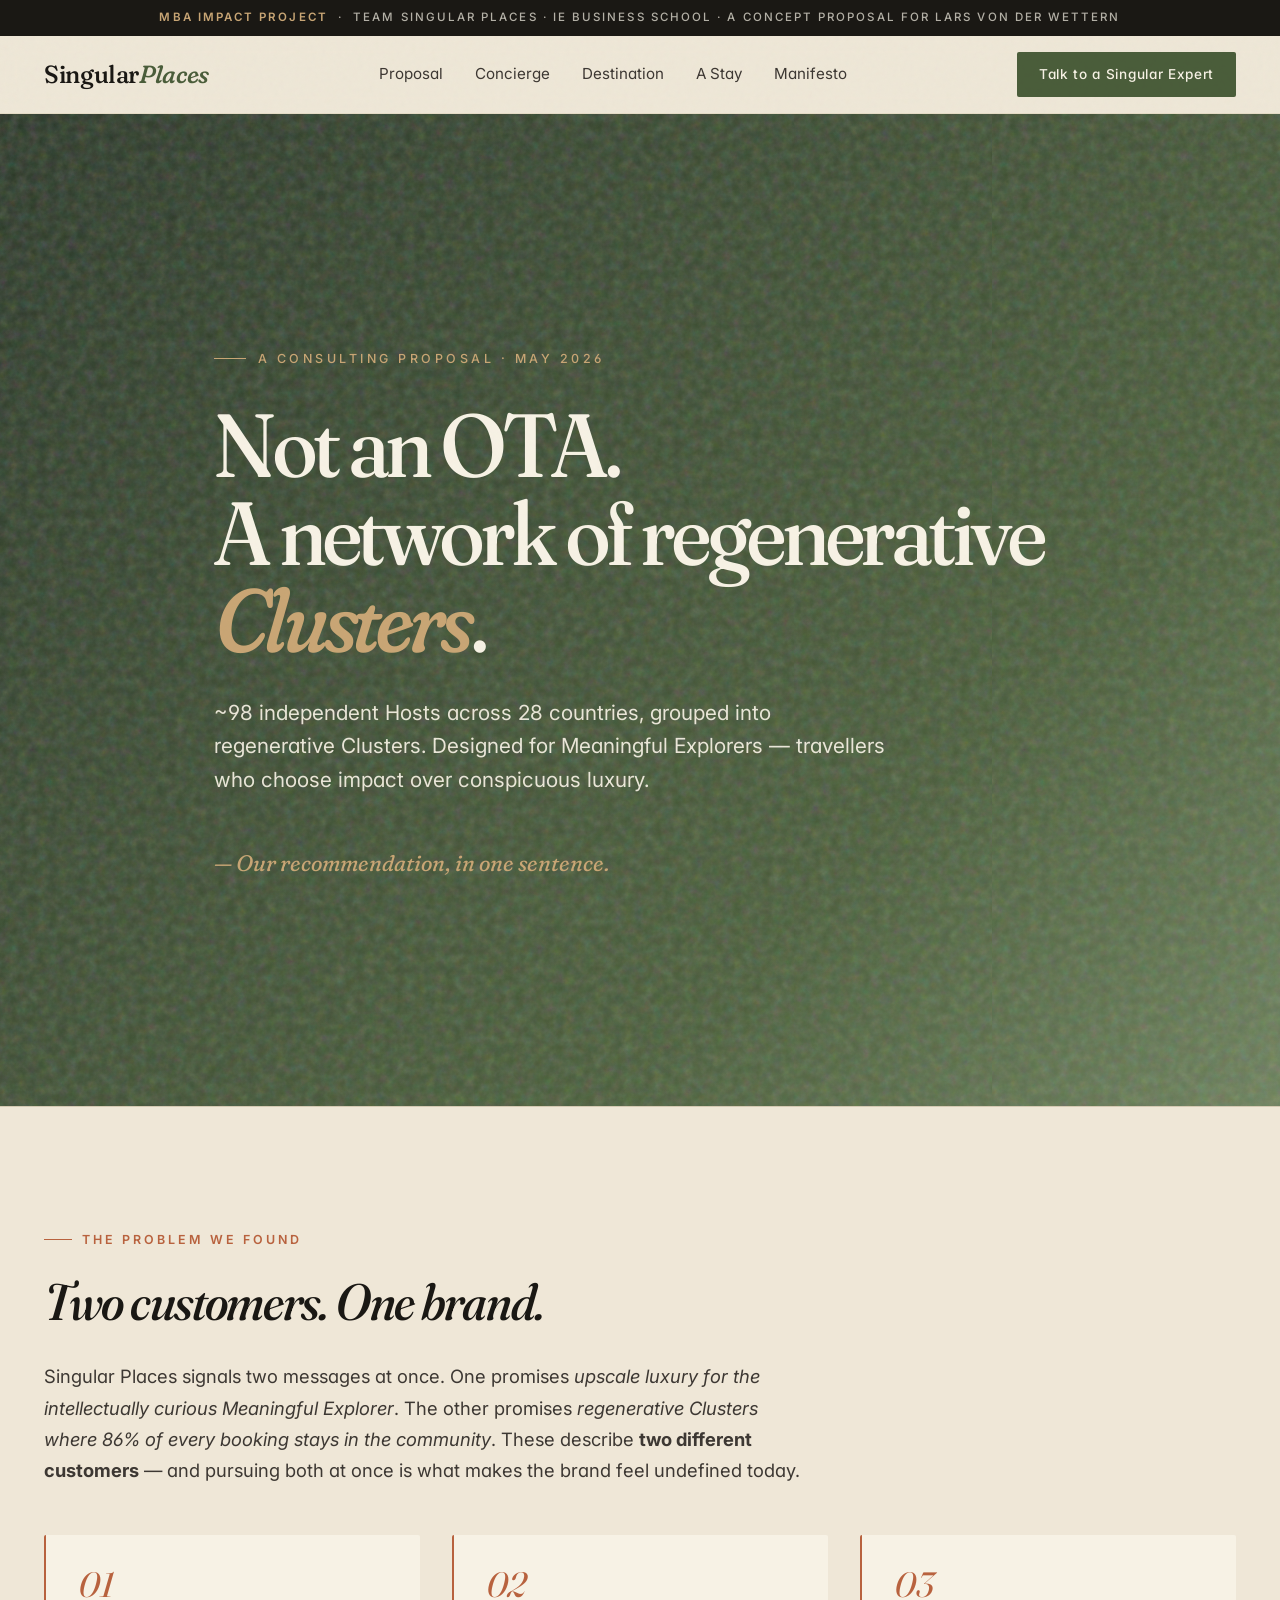
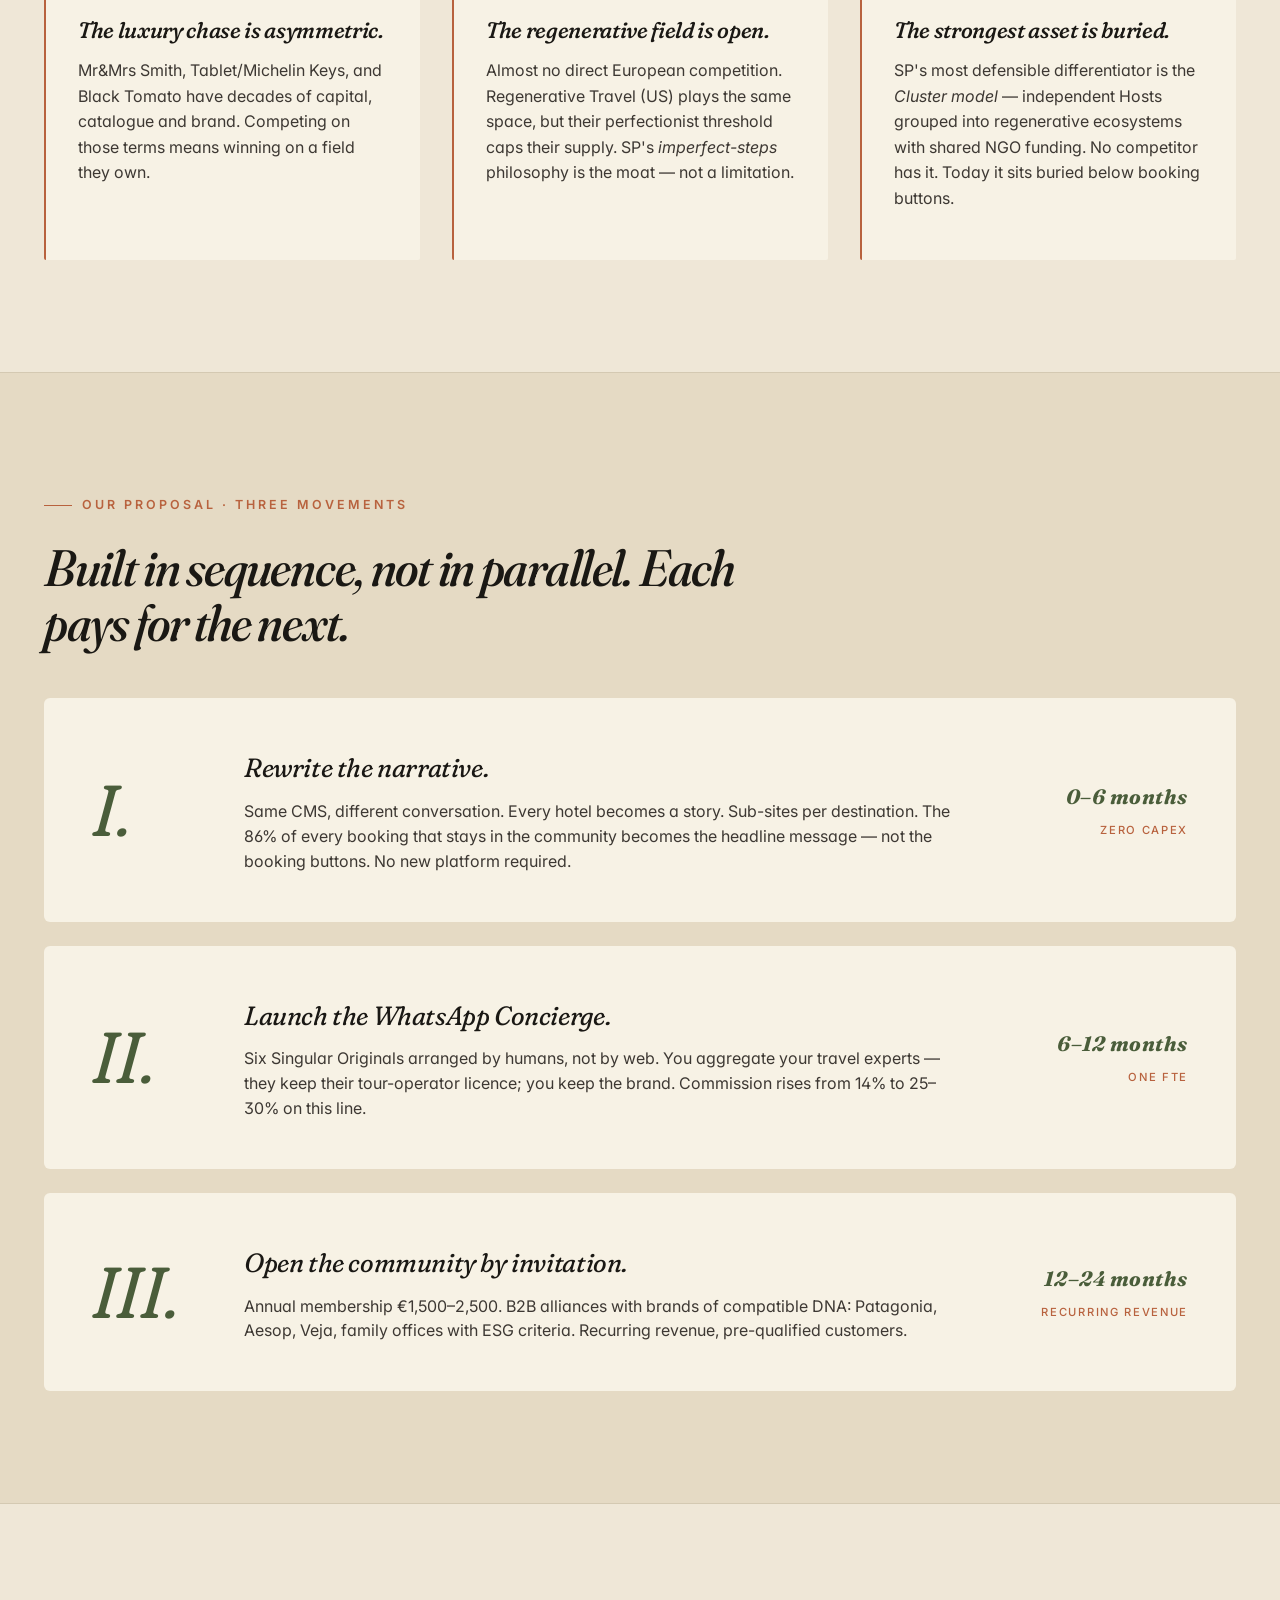
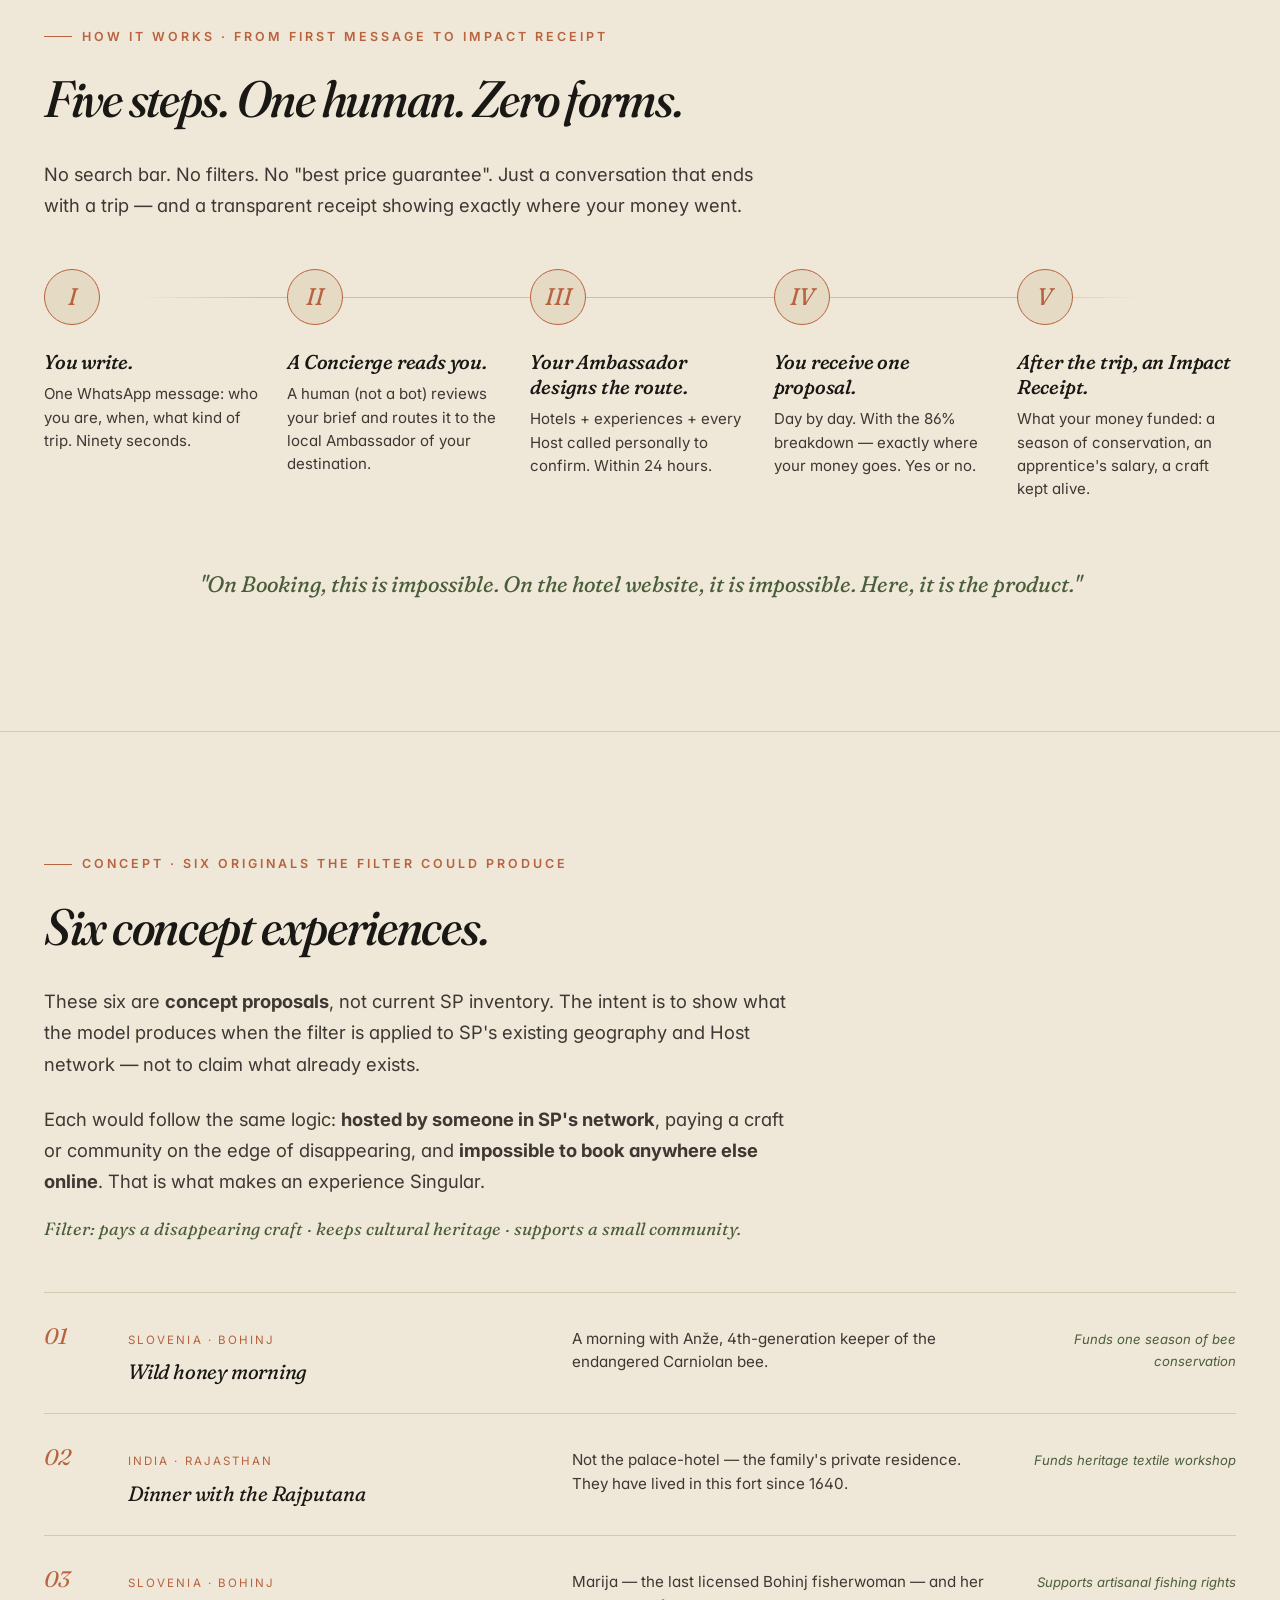
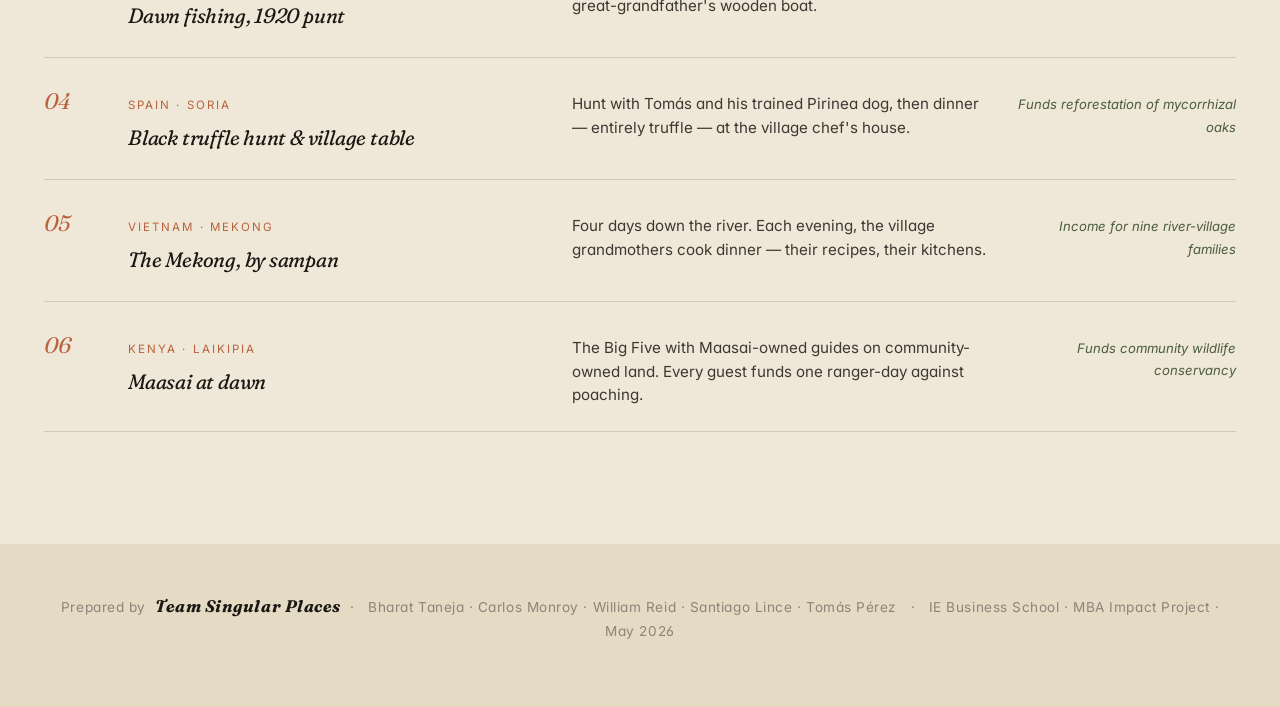
<file: index.html>
<!DOCTYPE html>
<html lang="en">
<head>
<meta charset="UTF-8">
<meta name="viewport" content="width=device-width, initial-scale=1.0">
<meta name="robots" content="noindex, nofollow">
<title>Singular Places · A Proposal · MBA Impact Project</title>
<link rel="preconnect" href="https://fonts.googleapis.com">
<link rel="preconnect" href="https://fonts.gstatic.com" crossorigin>
<link href="https://fonts.googleapis.com/css2?family=Fraunces:ital,opsz,wght,SOFT,WONK@0,9..144,400..700,0..100,0..1;1,9..144,400..700,0..100,0..1&family=Inter:wght@300;400;500;600&display=swap" rel="stylesheet">
<link rel="stylesheet" href="styles.css">
<style>
/* One-pager specific styles */
.op-hero {
  min-height: 92vh;
  display: flex;
  align-items: center;
  background: linear-gradient(135deg, #2A3727 0%, #4A5D3A 70%, #6B7F5A 100%);
  position: relative;
  overflow: hidden;
  color: var(--paper-light);
}
.op-hero::before {
  content: "";
  position: absolute;
  inset: 0;
  opacity: 0.22;
  background-image: url("data:image/svg+xml,%3Csvg viewBox='0 0 200 200' xmlns='http://www.w3.org/2000/svg'%3E%3Cfilter id='n'%3E%3CfeTurbulence type='fractalNoise' baseFrequency='0.5' numOctaves='4' stitchTiles='stitch'/%3E%3C/filter%3E%3Crect width='100%25' height='100%25' filter='url(%23n)'/%3E%3C/svg%3E");
}
.op-hero-content {
  position: relative;
  z-index: 1;
  max-width: 900px;
  padding: var(--space-12) var(--space-3);
}
.op-hero-eyebrow {
  font-size: 0.78rem;
  letter-spacing: 0.28em;
  text-transform: uppercase;
  color: var(--amber-light);
  margin-bottom: var(--space-4);
  font-weight: 500;
  display: inline-flex;
  align-items: center;
  gap: 12px;
}
.op-hero-eyebrow::before {
  content: "";
  width: 32px;
  height: 1px;
  background: var(--amber-light);
}
.op-hero h1 {
  color: var(--paper-light);
  font-size: clamp(3rem, 7vw, 6.5rem);
  letter-spacing: -0.035em;
  line-height: 0.98;
  margin-bottom: var(--space-4);
}
.op-hero h1 em {
  font-style: italic;
  color: var(--amber-light);
  font-variation-settings: "opsz" 144, "SOFT" 100, "WONK" 1;
}
.op-hero-sub {
  font-size: 1.3rem;
  line-height: 1.6;
  max-width: 680px;
  color: rgba(247, 242, 229, 0.92);
  margin-bottom: var(--space-3);
}
.op-hero-tag {
  font-family: var(--font-display);
  font-style: italic;
  font-size: 1.4rem;
  color: var(--amber-light);
  font-variation-settings: "opsz" 48, "SOFT" 80;
  margin-top: var(--space-6);
}

/* Section base */
.op-section {
  padding: var(--space-12) 0;
  border-top: 1px solid var(--line);
}
.op-section h2 {
  font-style: italic;
  margin-bottom: var(--space-4);
  max-width: 760px;
}

/* THE PROBLEM */
.problem-grid {
  display: grid;
  grid-template-columns: repeat(3, 1fr);
  gap: var(--space-4);
  margin-top: var(--space-6);
}
@media (max-width: 800px) { .problem-grid { grid-template-columns: 1fr; } }
.problem-card {
  background: var(--paper-light);
  border-left: 2px solid var(--terracotta);
  padding: var(--space-4);
  border-radius: var(--radius);
}
.problem-card-num {
  font-family: var(--font-display);
  font-size: 2.2rem;
  font-style: italic;
  color: var(--terracotta);
  line-height: 1;
  margin-bottom: var(--space-2);
  font-variation-settings: "opsz" 96;
}
.problem-card h3 {
  font-style: italic;
  font-size: 1.4rem;
  margin-bottom: var(--space-2);
  font-variation-settings: "opsz" 48, "SOFT" 80;
}
.problem-card p {
  color: var(--ink-soft);
  font-size: 1rem;
  line-height: 1.6;
}

/* THE PROPOSAL — 3 movements */
.proposal-block {
  background: var(--paper-alt);
}
.movements {
  margin-top: var(--space-6);
  display: flex;
  flex-direction: column;
  gap: var(--space-3);
}
.movement {
  background: var(--paper-light);
  padding: var(--space-6);
  border-radius: var(--radius-lg);
  display: grid;
  grid-template-columns: 120px 1fr 200px;
  gap: var(--space-4);
  align-items: center;
}
@media (max-width: 800px) {
  .movement { grid-template-columns: 1fr; gap: var(--space-3); }
}
.movement-num {
  font-family: var(--font-display);
  font-size: 4.5rem;
  font-style: italic;
  color: var(--moss);
  line-height: 1;
  font-variation-settings: "opsz" 144, "SOFT" 100;
}
.movement-title {
  font-family: var(--font-display);
  font-size: 1.65rem;
  font-style: italic;
  margin-bottom: var(--space-1);
  font-variation-settings: "opsz" 48, "SOFT" 80;
  letter-spacing: -0.015em;
}
.movement-desc {
  color: var(--ink-soft);
  font-size: 1rem;
  line-height: 1.55;
}
.movement-meta {
  text-align: right;
  font-family: var(--font-sans);
  font-size: 0.85rem;
  color: var(--ink-muted);
  letter-spacing: 0.04em;
}
.movement-meta strong {
  color: var(--moss);
  font-family: var(--font-display);
  font-style: italic;
  font-size: 1.3rem;
  display: block;
  margin-bottom: 4px;
  font-variation-settings: "opsz" 48;
}
.movement-meta-label {
  text-transform: uppercase;
  font-size: 0.7rem;
  letter-spacing: 0.15em;
  color: var(--terracotta);
  font-weight: 500;
}
@media (max-width: 800px) {
  .movement-meta { text-align: left; }
}

/* HOW IT WORKS */
.howit-grid {
  margin-top: var(--space-6);
  display: grid;
  grid-template-columns: repeat(5, 1fr);
  gap: var(--space-3);
  position: relative;
}
.howit-grid::before {
  content: "";
  position: absolute;
  top: 28px;
  left: 8%;
  right: 8%;
  height: 1px;
  background: linear-gradient(to right, transparent, var(--terracotta) 12%, var(--terracotta) 88%, transparent);
  opacity: 0.35;
  z-index: 0;
}
@media (max-width: 900px) {
  .howit-grid { grid-template-columns: 1fr; gap: var(--space-4); }
  .howit-grid::before { display: none; }
}
.howit-step {
  position: relative;
  z-index: 1;
}
.howit-num {
  width: 56px;
  height: 56px;
  border-radius: 50%;
  background: var(--paper-alt);
  border: 1px solid var(--terracotta);
  display: flex;
  align-items: center;
  justify-content: center;
  font-family: var(--font-display);
  font-style: italic;
  font-size: 1.5rem;
  color: var(--terracotta);
  margin-bottom: var(--space-3);
  font-variation-settings: "opsz" 48, "SOFT" 80;
}
.howit-step h3 {
  font-family: var(--font-display);
  font-style: italic;
  font-size: 1.25rem;
  font-variation-settings: "opsz" 36, "SOFT" 80;
  margin-bottom: 8px;
  line-height: 1.25;
  letter-spacing: -0.01em;
}
.howit-step p {
  color: var(--ink-soft);
  font-size: 0.94rem;
  line-height: 1.55;
}

/* HOW IT WORKS section background */
.howit-section { background: var(--paper); }

/* THE PROOF — 6 experiences */
.proof-list { margin-top: var(--space-6); }
.exp-row {
  display: grid;
  grid-template-columns: 60px 1fr 1fr 220px;
  gap: var(--space-3);
  align-items: baseline;
  padding: var(--space-3) 0;
  border-bottom: 1px solid var(--line);
}
.exp-row:first-of-type { border-top: 1px solid var(--line); }
.exp-num {
  font-family: var(--font-display);
  font-size: 1.4rem;
  color: var(--terracotta);
  font-style: italic;
  font-variation-settings: "opsz" 48;
}
.exp-name {
  font-family: var(--font-display);
  font-size: 1.3rem;
  font-style: italic;
  font-variation-settings: "opsz" 48, "SOFT" 80;
  letter-spacing: -0.01em;
}
.exp-name small {
  display: block;
  font-family: var(--font-sans);
  font-style: normal;
  font-size: 0.72rem;
  letter-spacing: 0.18em;
  text-transform: uppercase;
  color: var(--terracotta);
  margin-bottom: 4px;
  font-variation-settings: normal;
}
.exp-desc {
  color: var(--ink-soft);
  font-size: 0.95rem;
  line-height: 1.55;
}
.exp-funds {
  font-size: 0.82rem;
  color: var(--moss);
  font-style: italic;
  text-align: right;
}
@media (max-width: 800px) {
  .exp-row { grid-template-columns: 1fr; gap: var(--space-1); padding: var(--space-3) 0; }
  .exp-funds { text-align: left; }
}

/* THE ASK */
.ask-block {
  background: var(--ink);
  color: var(--paper-light);
  padding: var(--space-12) 0;
  text-align: center;
}
.ask-block h2 {
  color: var(--paper-light);
  font-style: italic;
  font-size: clamp(2.5rem, 5vw, 4.5rem);
  margin: 0 auto var(--space-4);
  max-width: 760px;
}
.ask-block p {
  color: rgba(247, 242, 229, 0.85);
  font-size: 1.2rem;
  line-height: 1.6;
  max-width: 640px;
  margin: 0 auto var(--space-6);
}
.ask-pilot {
  background: rgba(255,255,255,0.05);
  border: 1px solid rgba(255,255,255,0.15);
  padding: var(--space-4);
  border-radius: var(--radius-lg);
  max-width: 640px;
  margin: 0 auto var(--space-6);
  text-align: left;
}
.ask-pilot h4 {
  color: var(--amber-light);
  font-style: italic;
  margin-bottom: var(--space-2);
}
.ask-pilot ul {
  list-style: none;
  display: flex;
  flex-direction: column;
  gap: 6px;
  color: rgba(247,242,229,0.85);
  font-size: 0.95rem;
}
.ask-pilot li::before {
  content: "—";
  color: var(--amber-light);
  margin-right: 10px;
}

/* Authors footer */
.authors {
  padding: var(--space-6) 0;
  background: var(--paper-alt);
  text-align: center;
  font-size: 0.85rem;
  color: var(--ink-muted);
  letter-spacing: 0.04em;
}
.authors strong {
  color: var(--ink);
  font-family: var(--font-display);
  font-style: italic;
  font-size: 1.05rem;
  font-variation-settings: "opsz" 36;
}
</style>
</head>
<body>

<div class="demo-banner">
  <strong>MBA IMPACT PROJECT</strong> &nbsp;·&nbsp; Team Singular Places · IE Business School · A concept proposal for Lars von der Wettern
</div>

<nav class="nav">
  <div class="nav-inner">
    <a href="index.html" class="nav-logo">Singular<span>Places</span></a>
    <ul class="nav-menu">
      <li><a href="index.html">Proposal</a></li>
      <li><a href="demo-concierge.html">Concierge</a></li>
      <li><a href="slovenia.html">Destination</a></li>
      <li><a href="hotel.html">A Stay</a></li>
      <li><a href="why-us.html">Manifesto</a></li>
    </ul>
    <a href="https://wa.me/" class="nav-cta">Talk to a Singular Expert</a>
  </div>
</nav>

<!-- HERO — the thesis -->
<section class="op-hero">
  <div class="container">
    <div class="op-hero-content">
      <div class="op-hero-eyebrow">A consulting proposal · May 2026</div>
      <h1>Not an OTA.<br>A network of regenerative <em>Clusters</em>.</h1>
      <p class="op-hero-sub">
        ~98 independent Hosts across 28 countries, grouped into regenerative Clusters. Designed for Meaningful Explorers — travellers who choose impact over conspicuous luxury.
      </p>
      <div class="op-hero-tag">— Our recommendation, in one sentence.</div>
    </div>
  </div>
</section>

<!-- THE PROBLEM -->
<section class="op-section">
  <div class="container">
    <div class="section-eyebrow">The problem we found</div>
    <h2>Two customers. One brand.</h2>
    <p style="font-size: 1.15rem; color: var(--ink-soft); max-width: 760px; line-height: 1.7;">
      Singular Places signals two messages at once. One promises <em>upscale luxury for the intellectually curious Meaningful Explorer</em>. The other promises <em>regenerative Clusters where 86% of every booking stays in the community</em>. These describe <strong>two different customers</strong> — and pursuing both at once is what makes the brand feel undefined today.
    </p>

    <div class="problem-grid">
      <div class="problem-card">
        <div class="problem-card-num">01</div>
        <h3>The luxury chase is asymmetric.</h3>
        <p>Mr&amp;Mrs Smith, Tablet/Michelin Keys, and Black Tomato have decades of capital, catalogue and brand. Competing on those terms means winning on a field they own.</p>
      </div>
      <div class="problem-card">
        <div class="problem-card-num">02</div>
        <h3>The regenerative field is open.</h3>
        <p>Almost no direct European competition. Regenerative Travel (US) plays the same space, but their perfectionist threshold caps their supply. SP's <em>imperfect-steps</em> philosophy is the moat — not a limitation.</p>
      </div>
      <div class="problem-card">
        <div class="problem-card-num">03</div>
        <h3>The strongest asset is buried.</h3>
        <p>SP's most defensible differentiator is the <em>Cluster model</em> — independent Hosts grouped into regenerative ecosystems with shared NGO funding. No competitor has it. Today it sits buried below booking buttons.</p>
      </div>
    </div>
  </div>
</section>

<!-- THE PROPOSAL — 3 movements -->
<section class="op-section proposal-block">
  <div class="container">
    <div class="section-eyebrow">Our proposal · three movements</div>
    <h2>Built in sequence, not in parallel. Each pays for the next.</h2>

    <div class="movements">

      <div class="movement">
        <div class="movement-num">I.</div>
        <div>
          <div class="movement-title">Rewrite the narrative.</div>
          <div class="movement-desc">Same CMS, different conversation. Every hotel becomes a story. Sub-sites per destination. The 86% of every booking that stays in the community becomes the headline message — not the booking buttons. No new platform required.</div>
        </div>
        <div class="movement-meta">
          <strong>0–6 months</strong>
          <span class="movement-meta-label">Zero capex</span>
        </div>
      </div>

      <div class="movement">
        <div class="movement-num">II.</div>
        <div>
          <div class="movement-title">Launch the WhatsApp Concierge.</div>
          <div class="movement-desc">Six Singular Originals arranged by humans, not by web. You aggregate your travel experts — they keep their tour-operator licence; you keep the brand. Commission rises from 14% to 25–30% on this line.</div>
        </div>
        <div class="movement-meta">
          <strong>6–12 months</strong>
          <span class="movement-meta-label">One FTE</span>
        </div>
      </div>

      <div class="movement">
        <div class="movement-num">III.</div>
        <div>
          <div class="movement-title">Open the community by invitation.</div>
          <div class="movement-desc">Annual membership €1,500–2,500. B2B alliances with brands of compatible DNA: Patagonia, Aesop, Veja, family offices with ESG criteria. Recurring revenue, pre-qualified customers.</div>
        </div>
        <div class="movement-meta">
          <strong>12–24 months</strong>
          <span class="movement-meta-label">Recurring revenue</span>
        </div>
      </div>

    </div>
  </div>
</section>

<!-- HOW IT WORKS — the flow -->
<section class="op-section howit-section">
  <div class="container">
    <div class="section-eyebrow">How it works · From first message to Impact Receipt</div>
    <h2>Five steps. One human. Zero forms.</h2>
    <p style="font-size: 1.15rem; color: var(--ink-soft); max-width: 720px; line-height: 1.7;">
      No search bar. No filters. No "best price guarantee". Just a conversation that ends with a trip — and a transparent receipt showing exactly where your money went.
    </p>

    <div class="howit-grid">
      <div class="howit-step">
        <div class="howit-num">I</div>
        <h3>You write.</h3>
        <p>One WhatsApp message: who you are, when, what kind of trip. Ninety seconds.</p>
      </div>
      <div class="howit-step">
        <div class="howit-num">II</div>
        <h3>A Concierge reads you.</h3>
        <p>A human (not a bot) reviews your brief and routes it to the local Ambassador of your destination.</p>
      </div>
      <div class="howit-step">
        <div class="howit-num">III</div>
        <h3>Your Ambassador designs the route.</h3>
        <p>Hotels + experiences + every Host called personally to confirm. Within 24 hours.</p>
      </div>
      <div class="howit-step">
        <div class="howit-num">IV</div>
        <h3>You receive one proposal.</h3>
        <p>Day by day. With the 86% breakdown — exactly where your money goes. Yes or no.</p>
      </div>
      <div class="howit-step">
        <div class="howit-num">V</div>
        <h3>After the trip, an Impact Receipt.</h3>
        <p>What your money funded: a season of conservation, an apprentice's salary, a craft kept alive.</p>
      </div>
    </div>

    <p style="margin-top: var(--space-6); text-align: center; font-family: var(--font-display); font-style: italic; font-size: 1.4rem; color: var(--moss); font-variation-settings: 'opsz' 48, 'SOFT' 80;">
      "On Booking, this is impossible. On the hotel website, it is impossible. Here, it is the product."
    </p>
  </div>
</section>

<!-- THE PROOF — 6 regenerative experiences -->
<section class="op-section" id="originals">
  <div class="container">
    <div class="section-eyebrow">Concept · six originals the filter could produce</div>
    <h2>Six concept experiences.</h2>
    <p style="font-size: 1.15rem; color: var(--ink-soft); max-width: 760px; line-height: 1.7; margin-bottom: var(--space-3);">
      These six are <strong>concept proposals</strong>, not current SP inventory. The intent is to show what the model produces when the filter is applied to SP's existing geography and Host network — not to claim what already exists.
    </p>
    <p style="font-size: 1.15rem; color: var(--ink-soft); max-width: 760px; line-height: 1.7; margin-bottom: var(--space-2);">
      Each would follow the same logic: <strong>hosted by someone in SP's network</strong>, paying a craft or community on the edge of disappearing, and <strong>impossible to book anywhere else online</strong>. That is what makes an experience Singular.
    </p>
    <p style="font-style: italic; color: var(--moss); font-family: var(--font-display); font-size: 1.1rem; max-width: 760px;">
      Filter: pays a disappearing craft · keeps cultural heritage · supports a small community.
    </p>

    <div class="proof-list">

      <div class="exp-row">
        <div class="exp-num">01</div>
        <div class="exp-name"><small>Slovenia · Bohinj</small>Wild honey morning</div>
        <div class="exp-desc">A morning with Anže, 4th-generation keeper of the endangered Carniolan bee.</div>
        <div class="exp-funds">Funds one season of bee conservation</div>
      </div>

      <div class="exp-row">
        <div class="exp-num">02</div>
        <div class="exp-name"><small>India · Rajasthan</small>Dinner with the Rajputana</div>
        <div class="exp-desc">Not the palace-hotel — the family's private residence. They have lived in this fort since 1640.</div>
        <div class="exp-funds">Funds heritage textile workshop</div>
      </div>

      <div class="exp-row">
        <div class="exp-num">03</div>
        <div class="exp-name"><small>Slovenia · Bohinj</small>Dawn fishing, 1920 punt</div>
        <div class="exp-desc">Marija — the last licensed Bohinj fisherwoman — and her great-grandfather's wooden boat.</div>
        <div class="exp-funds">Supports artisanal fishing rights</div>
      </div>

      <div class="exp-row">
        <div class="exp-num">04</div>
        <div class="exp-name"><small>Spain · Soria</small>Black truffle hunt &amp; village table</div>
        <div class="exp-desc">Hunt with Tomás and his trained Pirinea dog, then dinner — entirely truffle — at the village chef's house.</div>
        <div class="exp-funds">Funds reforestation of mycorrhizal oaks</div>
      </div>

      <div class="exp-row">
        <div class="exp-num">05</div>
        <div class="exp-name"><small>Vietnam · Mekong</small>The Mekong, by sampan</div>
        <div class="exp-desc">Four days down the river. Each evening, the village grandmothers cook dinner — their recipes, their kitchens.</div>
        <div class="exp-funds">Income for nine river-village families</div>
      </div>

      <div class="exp-row">
        <div class="exp-num">06</div>
        <div class="exp-name"><small>Kenya · Laikipia</small>Maasai at dawn</div>
        <div class="exp-desc">The Big Five with Maasai-owned guides on community-owned land. Every guest funds one ranger-day against poaching.</div>
        <div class="exp-funds">Funds community wildlife conservancy</div>
      </div>

    </div>
  </div>
</section>

<!-- Authors -->
<div class="authors">
  <div class="container">
    <p>
      Prepared by &nbsp;<strong>Team Singular Places</strong>&nbsp; · &nbsp;
      Bharat Taneja · Carlos Monroy · William Reid · Santiago Lince · Tomás Pérez &nbsp; · &nbsp;
      IE Business School · MBA Impact Project · May 2026
    </p>
  </div>
</div>

</body>
</html>
</file>
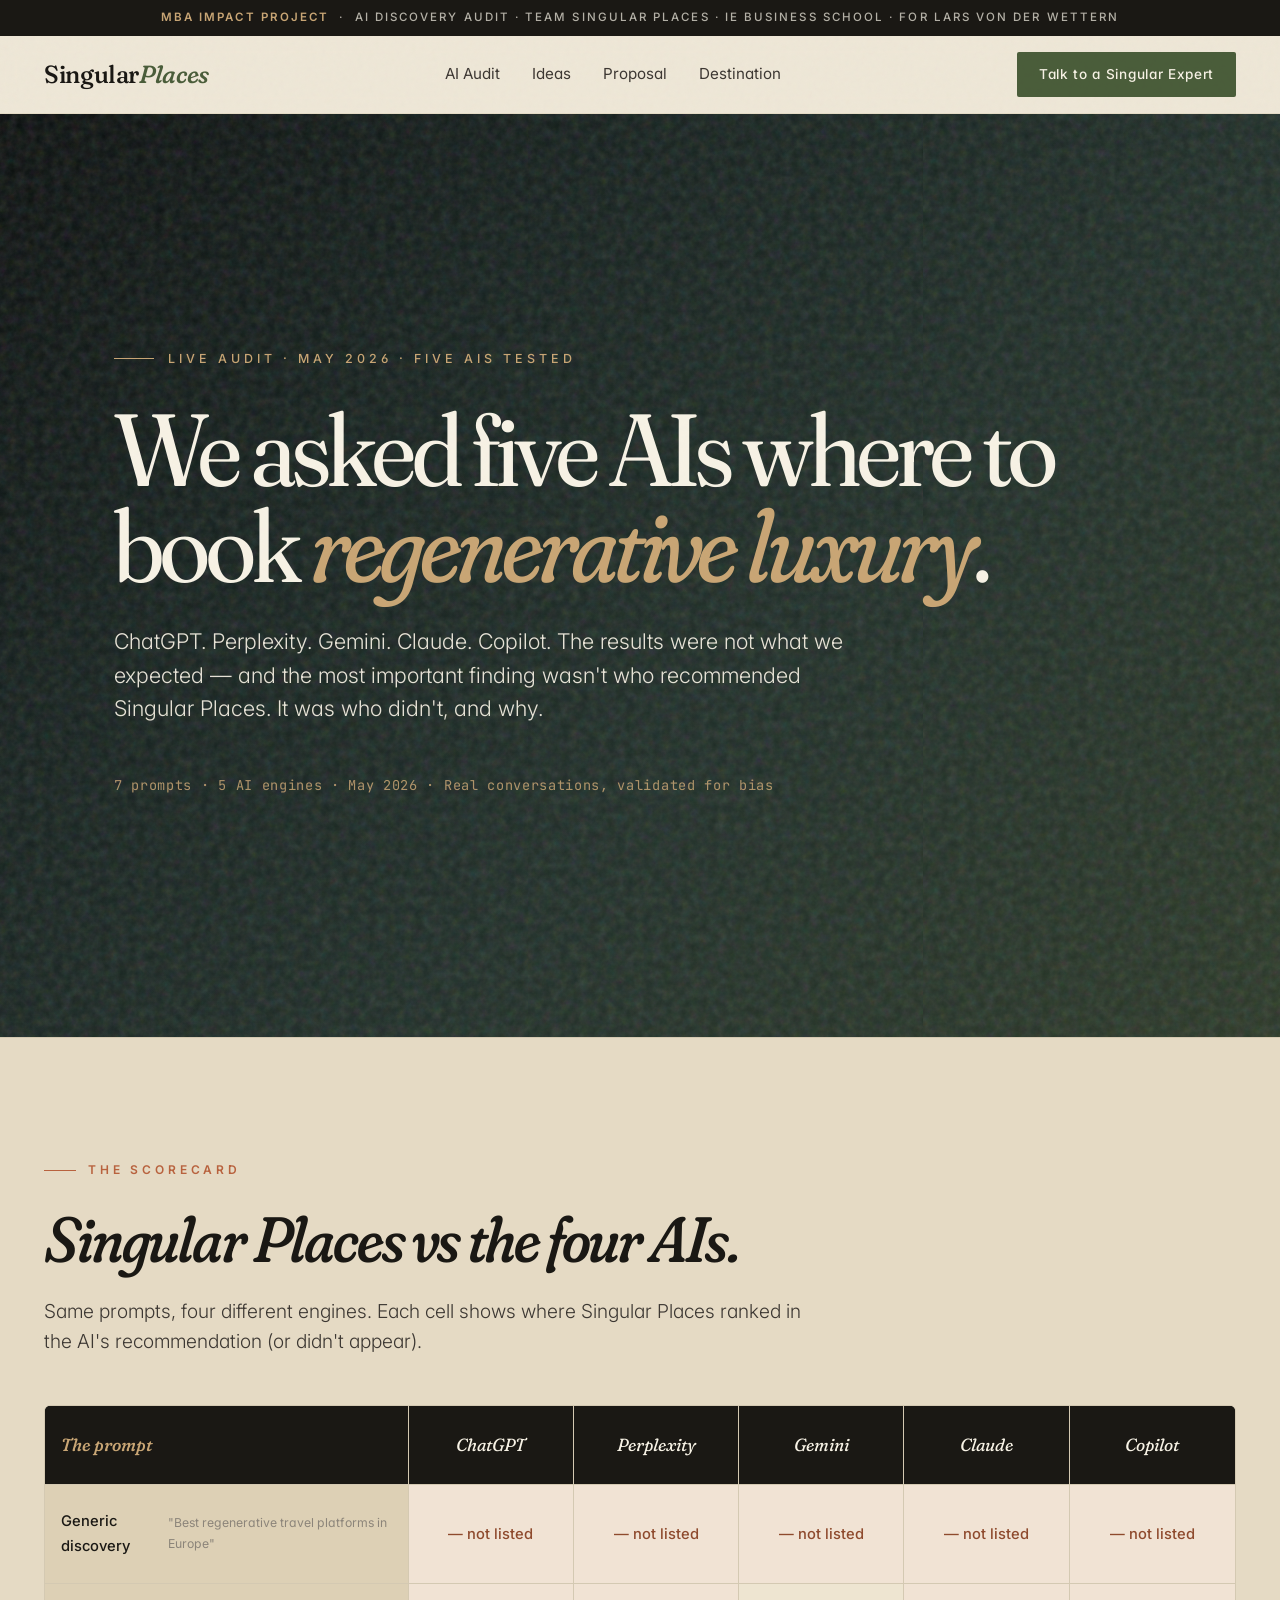
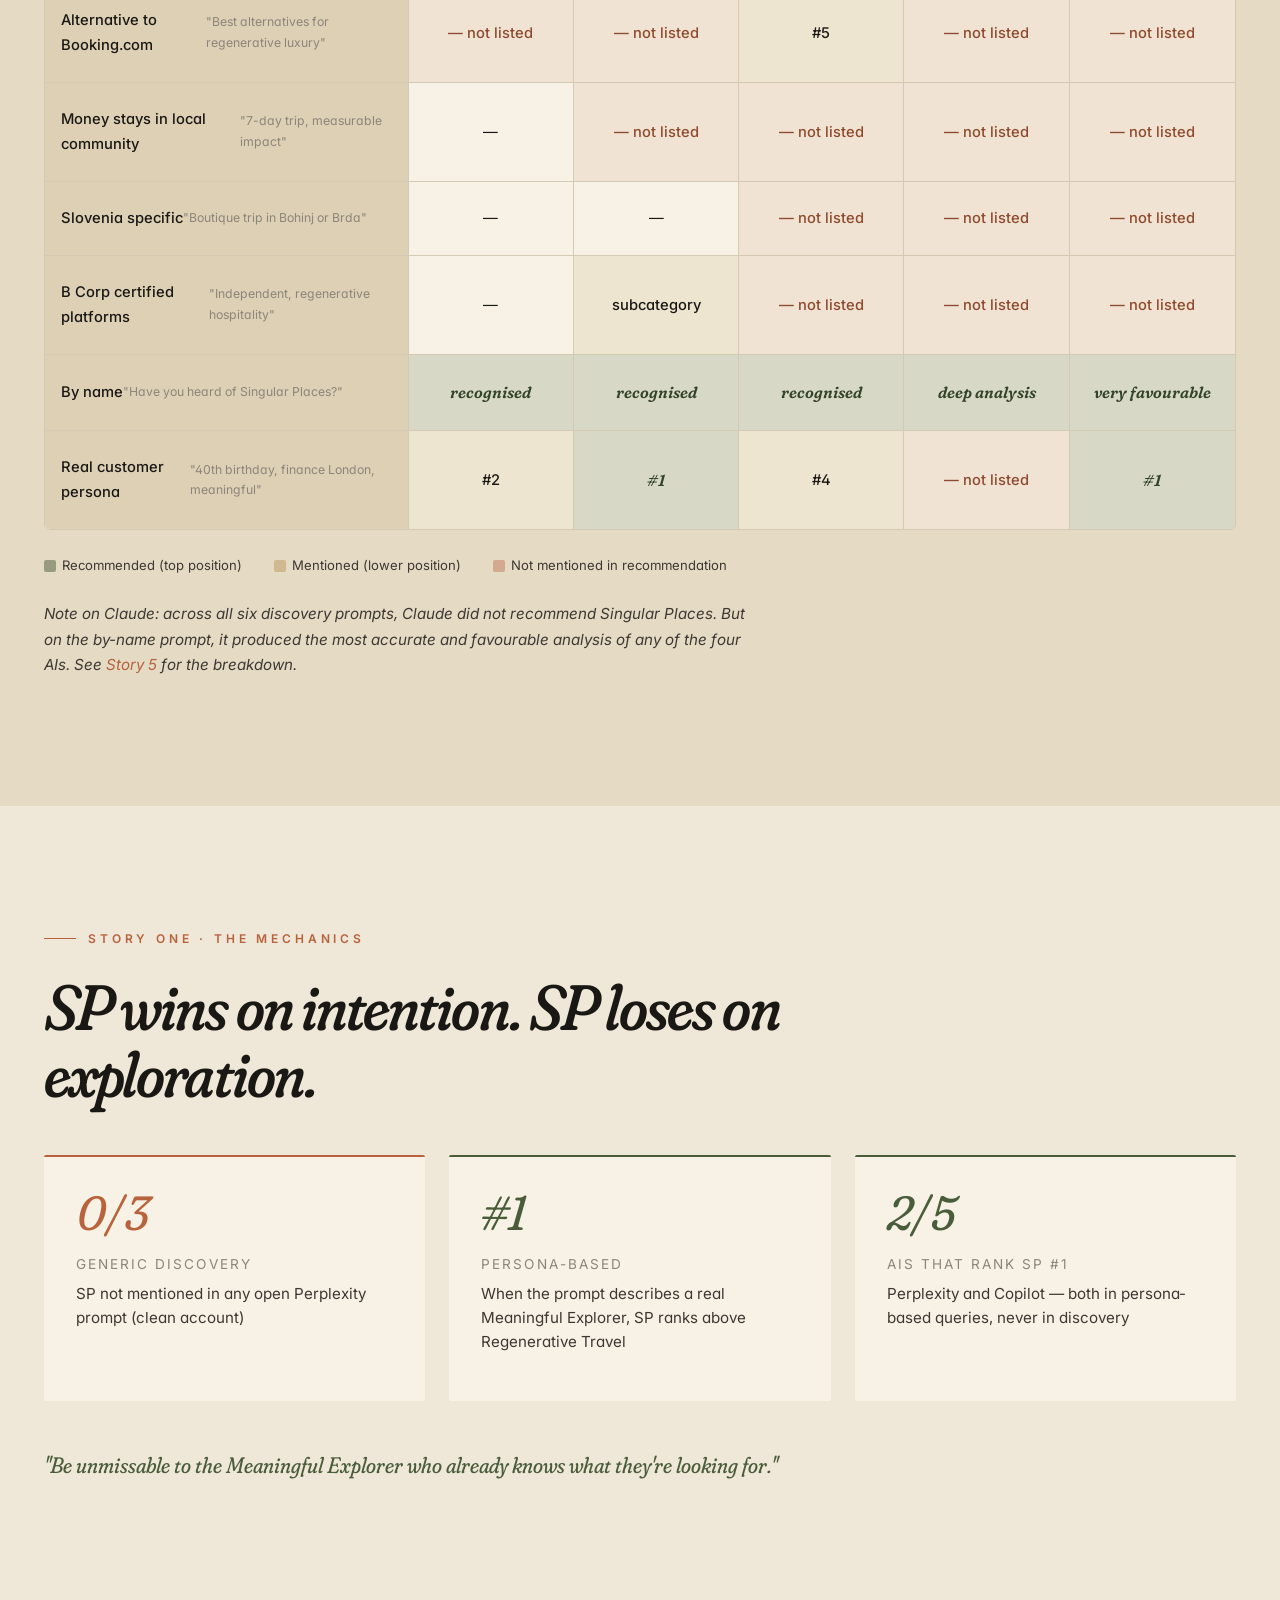
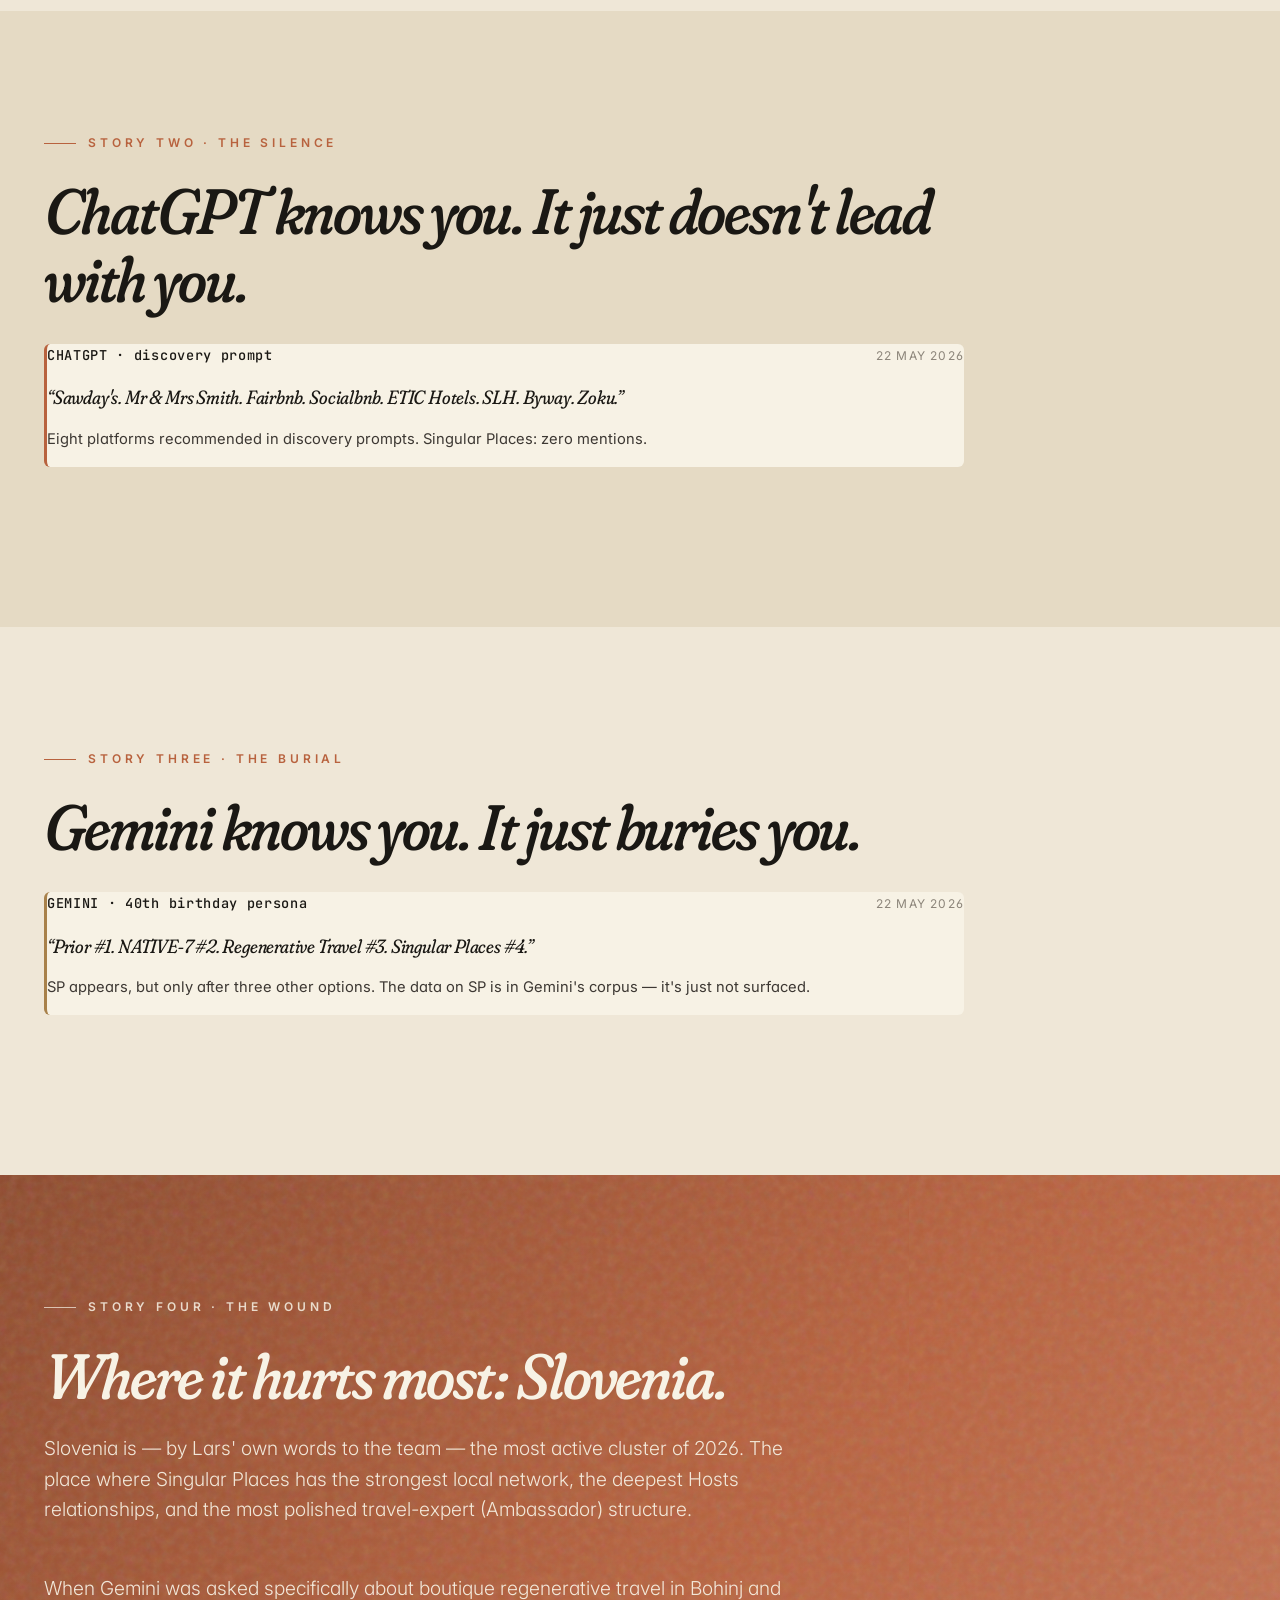
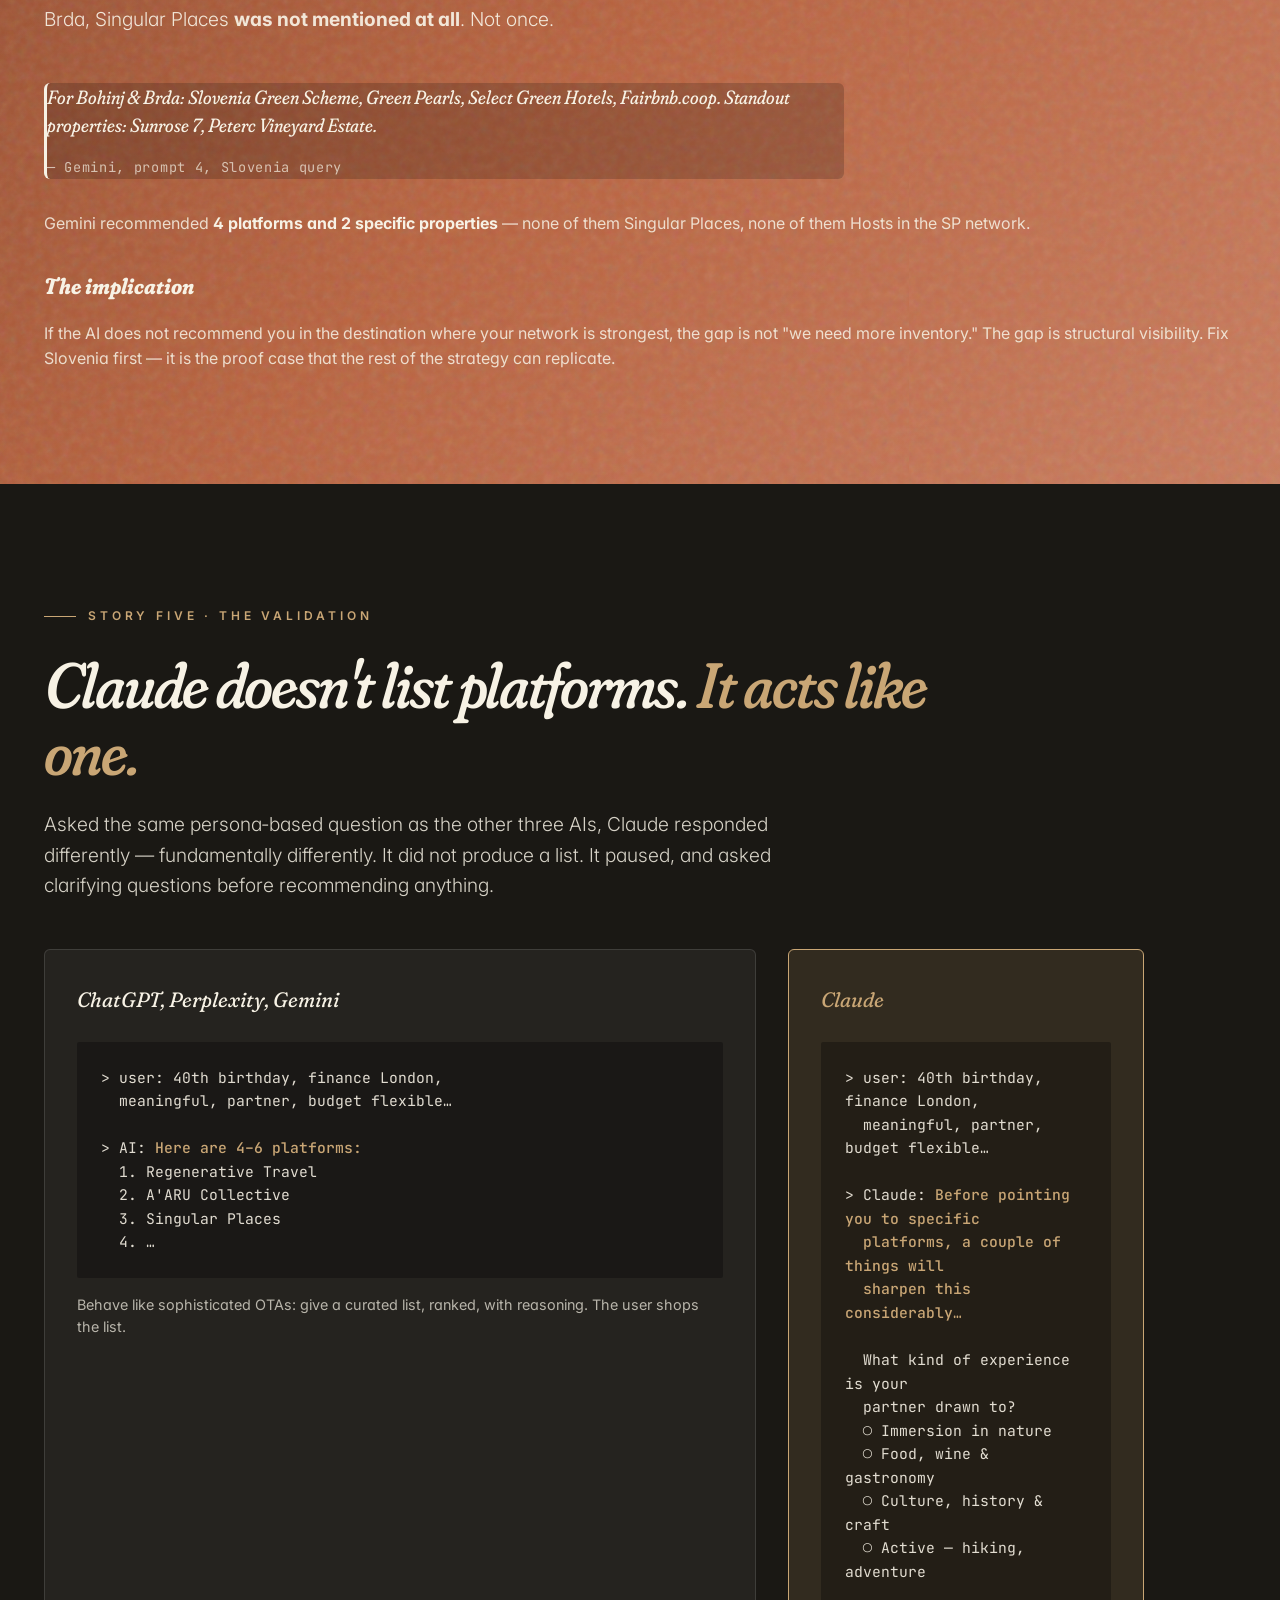
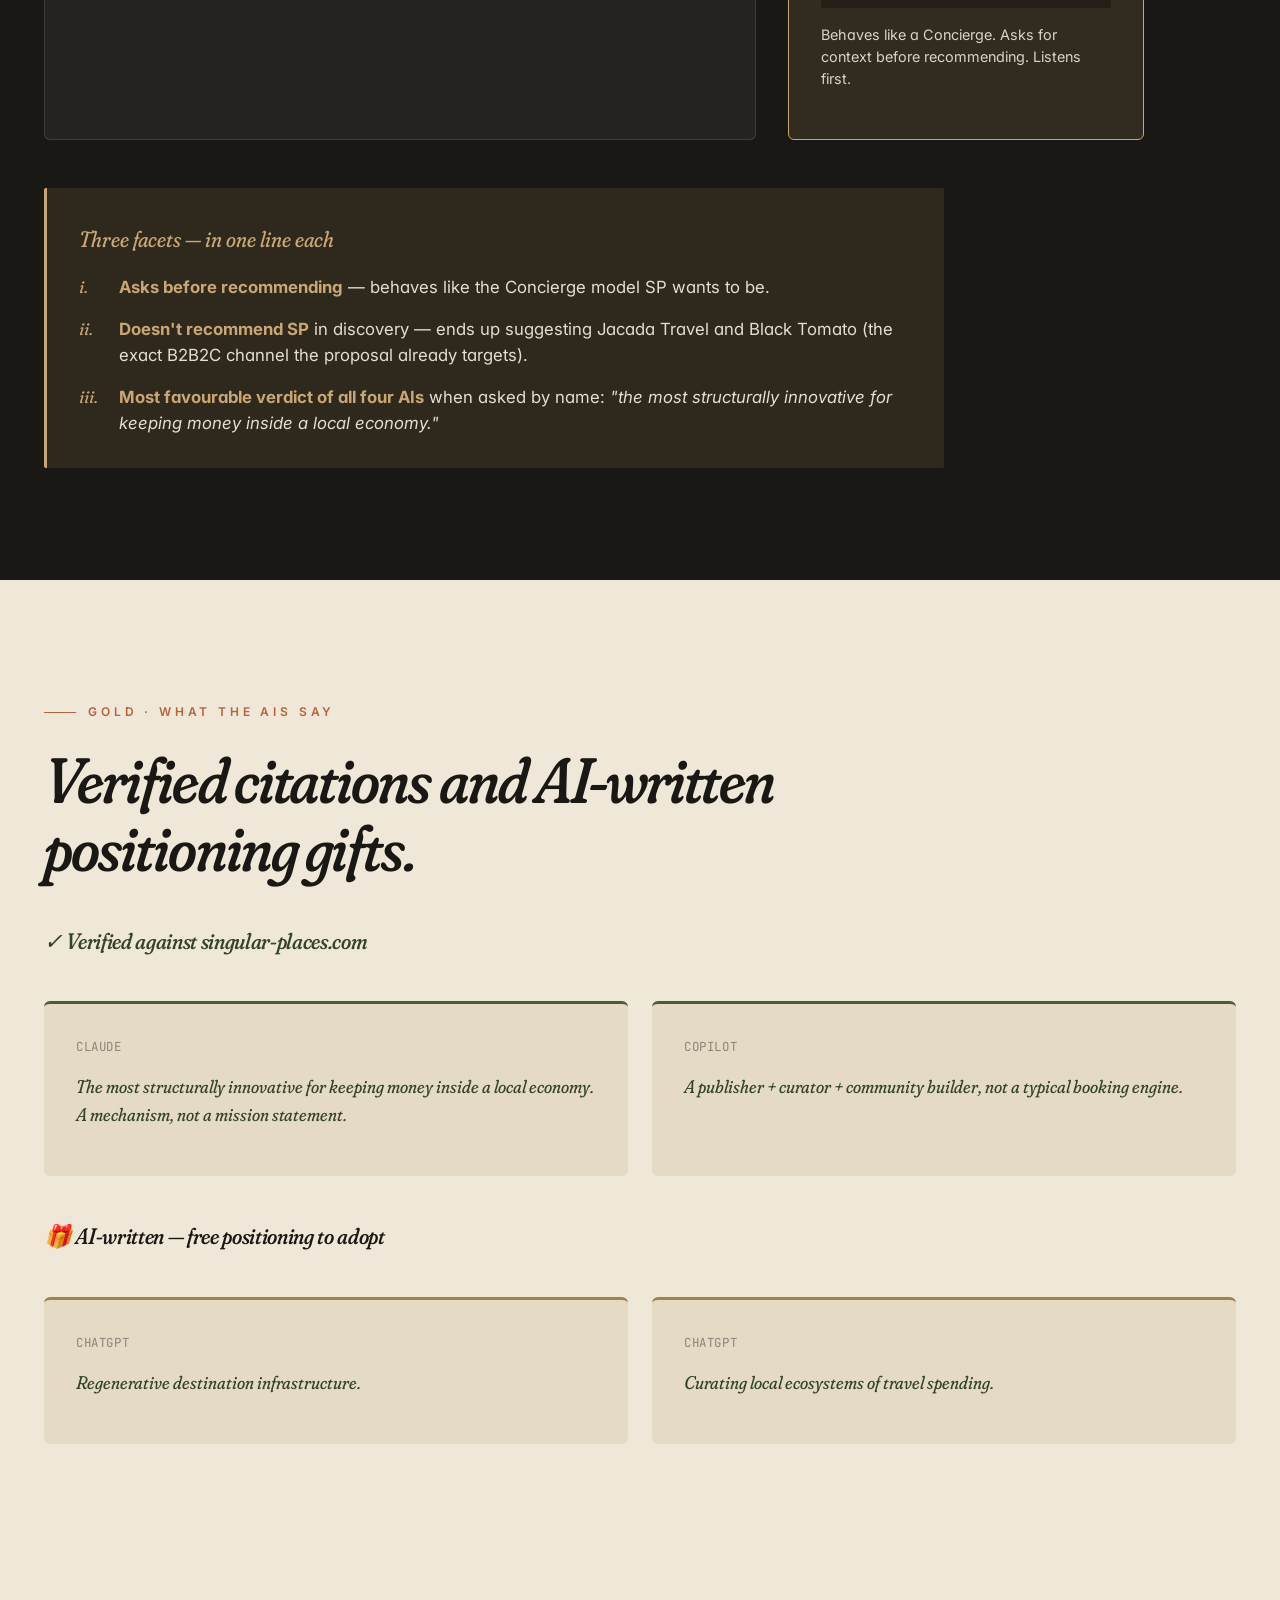
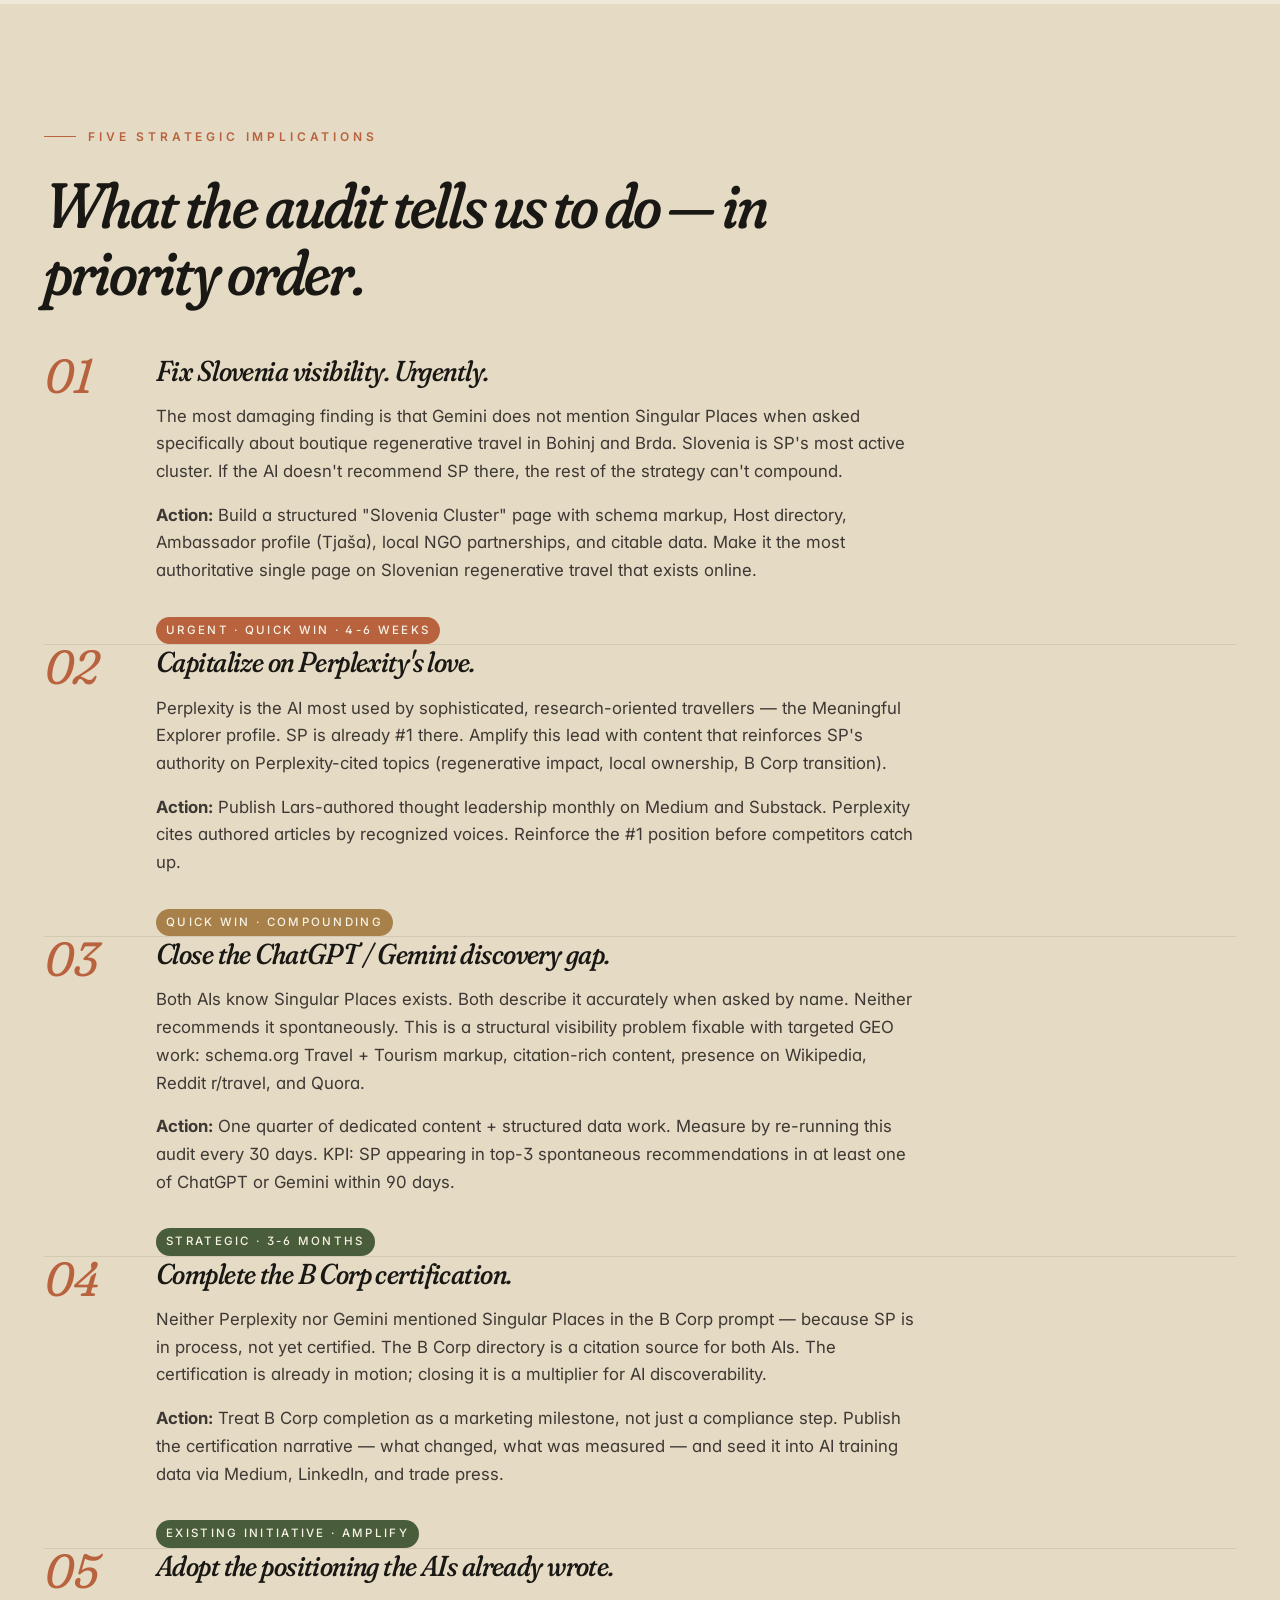
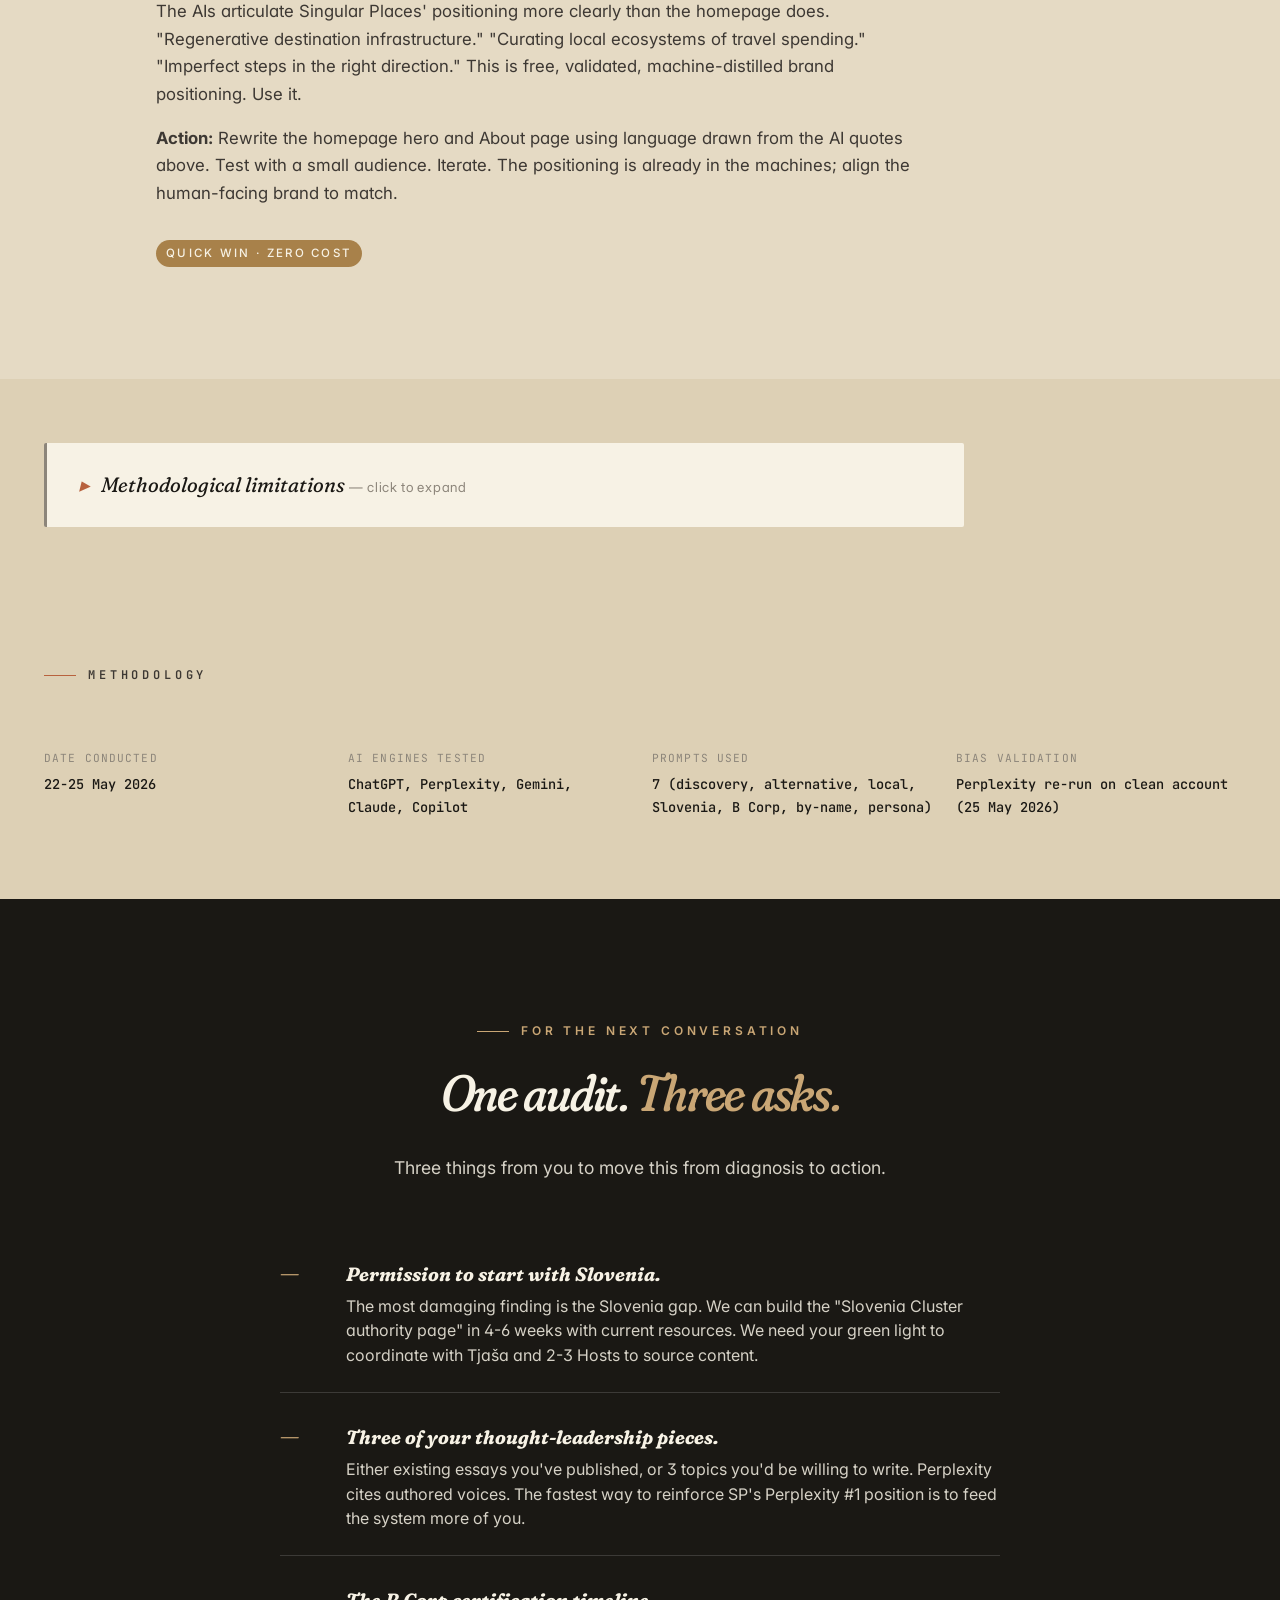
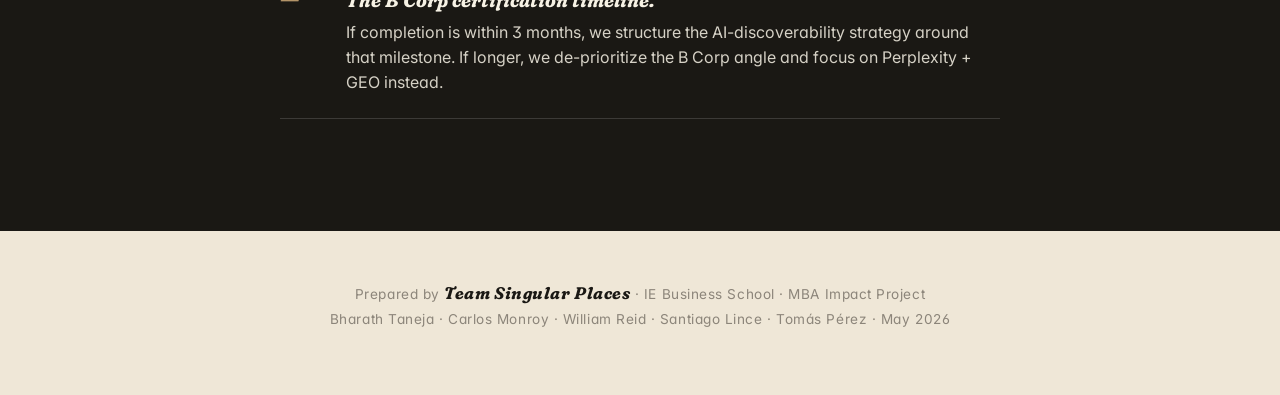
<file: ai-audit.html>
<!DOCTYPE html>
<html lang="en">
<head>
<meta charset="UTF-8">
<meta name="viewport" content="width=device-width, initial-scale=1.0">
<meta name="robots" content="noindex, nofollow">
<title>AI Discovery Audit · Singular Places · Team IE MBA</title>
<link rel="preconnect" href="https://fonts.googleapis.com">
<link rel="preconnect" href="https://fonts.gstatic.com" crossorigin>
<link href="https://fonts.googleapis.com/css2?family=Fraunces:ital,opsz,wght,SOFT,WONK@0,9..144,400..700,0..100,0..1;1,9..144,400..700,0..100,0..1&family=Inter:wght@300;400;500;600&family=JetBrains+Mono:wght@400;500&display=swap" rel="stylesheet">
<link rel="stylesheet" href="styles.css">
<style>
/* ============================================================
   AI AUDIT — Live data from ChatGPT, Perplexity, Gemini, Claude
   ============================================================ */

.audit-page { background: var(--paper); }

/* ===== HERO ===== */
.audit-hero {
  min-height: 100vh;
  display: flex;
  align-items: center;
  background: linear-gradient(135deg, #0A0E0D 0%, #15201D 30%, #1F2D27 60%, #2A3727 100%);
  position: relative;
  overflow: hidden;
  color: var(--paper-light);
}
.audit-hero::before {
  content: "";
  position: absolute;
  inset: 0;
  opacity: 0.16;
  background-image: url("data:image/svg+xml,%3Csvg viewBox='0 0 200 200' xmlns='http://www.w3.org/2000/svg'%3E%3Cfilter id='n'%3E%3CfeTurbulence type='fractalNoise' baseFrequency='0.5' numOctaves='4' stitchTiles='stitch'/%3E%3C/filter%3E%3Crect width='100%25' height='100%25' filter='url(%23n)'/%3E%3C/svg%3E");
}
.audit-hero-content {
  position: relative;
  z-index: 1;
  max-width: 1100px;
  padding: var(--space-12) var(--space-3);
}
.audit-hero-eyebrow {
  font-size: 0.78rem;
  letter-spacing: 0.32em;
  text-transform: uppercase;
  color: var(--amber-light);
  margin-bottom: var(--space-4);
  font-weight: 500;
  display: inline-flex;
  align-items: center;
  gap: 14px;
}
.audit-hero-eyebrow::before {
  content: "";
  width: 40px;
  height: 1px;
  background: var(--amber-light);
}
.audit-hero h1 {
  color: var(--paper-light);
  font-size: clamp(3rem, 8vw, 7rem);
  letter-spacing: -0.04em;
  line-height: 0.94;
  margin-bottom: var(--space-4);
  font-weight: 400;
}
.audit-hero h1 em {
  font-style: italic;
  color: var(--amber-light);
  font-variation-settings: "opsz" 144, "SOFT" 100, "WONK" 1;
}
.audit-hero-sub {
  font-size: 1.35rem;
  line-height: 1.55;
  max-width: 760px;
  color: rgba(247, 242, 229, 0.92);
  margin-bottom: var(--space-6);
  font-weight: 300;
}
.audit-hero-meta {
  font-family: 'JetBrains Mono', monospace;
  font-size: 0.85rem;
  letter-spacing: 0.05em;
  color: var(--amber-light);
  opacity: 0.85;
}

/* ===== SCORECARD ===== */
.scorecard-section {
  padding: var(--space-12) 0;
  background: var(--paper-alt);
  border-top: 1px solid var(--line);
}
.scorecard {
  margin-top: var(--space-6);
  background: var(--paper-light);
  border-radius: var(--radius-lg);
  overflow: hidden;
  border: 1px solid var(--line);
}
.scorecard-row {
  display: grid;
  grid-template-columns: 2.2fr repeat(5, 1fr);
  border-bottom: 1px solid var(--line);
}
.scorecard-row:last-child { border-bottom: none; }
.scorecard-row > div {
  padding: var(--space-3) var(--space-2);
  display: flex;
  align-items: center;
  justify-content: center;
  text-align: center;
  font-size: 0.92rem;
  border-right: 1px solid var(--line);
}
.scorecard-row > div:last-child { border-right: none; }
.scorecard-row .prompt-cell {
  justify-content: flex-start;
  text-align: left;
  font-weight: 500;
  color: var(--ink);
  background: var(--paper-deep);
}
.scorecard-head {
  background: var(--ink);
}
.scorecard-head > div {
  color: var(--paper-light);
  font-family: var(--font-display);
  font-style: italic;
  font-variation-settings: "opsz" 36, "SOFT" 80;
  font-size: 1.1rem;
  background: var(--ink);
}
.scorecard-head .prompt-cell {
  background: var(--ink);
  color: var(--amber-light);
}
.score-cell.win {
  background: rgba(74, 93, 58, 0.18);
  color: var(--moss-dark);
  font-weight: 600;
  font-family: var(--font-display);
  font-style: italic;
  font-variation-settings: "opsz" 36, "SOFT" 80;
  font-size: 1rem;
}
.score-cell.warn {
  background: rgba(184, 152, 92, 0.15);
  color: var(--amber-deep);
  font-weight: 500;
}
.score-cell.fail {
  background: rgba(184, 98, 62, 0.10);
  color: var(--terracotta-deep);
  font-weight: 500;
}
.score-cell.diff {
  background: rgba(31, 36, 33, 0.85);
  color: var(--paper-light);
  font-family: var(--font-display);
  font-style: italic;
  font-size: 0.95rem;
}
@media (max-width: 800px) {
  .scorecard-row { grid-template-columns: 1.8fr repeat(5, 1fr); font-size: 0.72rem; }
  .scorecard-row > div { padding: var(--space-2) 3px; }
}

.scorecard-legend {
  display: flex;
  gap: var(--space-4);
  margin-top: var(--space-3);
  flex-wrap: wrap;
  font-size: 0.82rem;
  color: var(--ink-soft);
}
.scorecard-legend span {
  display: inline-flex;
  align-items: center;
  gap: 6px;
}
.legend-dot {
  width: 12px; height: 12px;
  border-radius: 2px;
  display: inline-block;
}

/* ===== STORY SECTION ===== */
.story-section {
  padding: var(--space-12) 0;
  position: relative;
}
.story-section:nth-of-type(odd) { background: var(--paper); }
.story-section:nth-of-type(even) { background: var(--paper-alt); }

.story-label {
  font-size: 0.75rem;
  letter-spacing: 0.32em;
  text-transform: uppercase;
  color: var(--terracotta);
  margin-bottom: var(--space-3);
  font-weight: 600;
  display: inline-flex;
  align-items: center;
  gap: 12px;
}
.story-label::before {
  content: "";
  width: 32px;
  height: 1px;
  background: var(--terracotta);
}
.story-title {
  font-family: var(--font-display);
  font-size: clamp(2.3rem, 5vw, 4rem);
  font-style: italic;
  font-variation-settings: "opsz" 144, "SOFT" 100;
  line-height: 1.05;
  letter-spacing: -0.03em;
  margin-bottom: var(--space-3);
  max-width: 900px;
}
.story-lead {
  font-size: 1.2rem;
  line-height: 1.6;
  color: var(--ink-soft);
  max-width: 760px;
  margin-bottom: var(--space-6);
  font-weight: 300;
}

/* AI quote cards */
.ai-quotes {
  display: grid;
  grid-template-columns: 1fr;
  gap: var(--space-3);
  margin: var(--space-4) 0 var(--space-6);
  max-width: 920px;
}
.ai-quote {
  background: var(--paper-light);
  border-radius: var(--radius-lg);
  padding: var(--space-4) var(--space-5);
  border-left: 3px solid var(--moss);
  position: relative;
}
.ai-quote.fail { border-left-color: var(--terracotta); }
.ai-quote.warn { border-left-color: var(--amber); }
.ai-quote-source {
  display: flex;
  justify-content: space-between;
  align-items: baseline;
  margin-bottom: var(--space-2);
  flex-wrap: wrap;
  gap: var(--space-2);
}
.ai-quote-ai {
  font-family: 'JetBrains Mono', monospace;
  font-size: 0.85rem;
  letter-spacing: 0.05em;
  color: var(--ink);
  font-weight: 500;
}
.ai-quote-prompt {
  font-size: 0.75rem;
  letter-spacing: 0.1em;
  text-transform: uppercase;
  color: var(--ink-muted);
}
.ai-quote-text {
  font-family: var(--font-display);
  font-style: italic;
  font-size: 1.2rem;
  line-height: 1.5;
  font-variation-settings: "opsz" 96, "SOFT" 100;
  color: var(--ink);
  margin-bottom: var(--space-2);
  letter-spacing: -0.01em;
}
.ai-quote-text::before { content: "\201C"; }
.ai-quote-text::after { content: "\201D"; }
.ai-quote-note {
  font-size: 0.92rem;
  color: var(--ink-soft);
  line-height: 1.55;
}

/* Stat highlight */
.stat-row {
  display: grid;
  grid-template-columns: repeat(3, 1fr);
  gap: var(--space-3);
  margin: var(--space-4) 0;
}
@media (max-width: 800px) { .stat-row { grid-template-columns: 1fr; } }
.stat-card {
  background: var(--paper-light);
  padding: var(--space-4);
  border-radius: var(--radius);
  border-top: 2px solid var(--moss);
}
.stat-card.fail { border-top-color: var(--terracotta); }
.stat-card-num {
  font-family: var(--font-display);
  font-style: italic;
  font-size: 3rem;
  font-variation-settings: "opsz" 144, "SOFT" 100;
  color: var(--moss);
  line-height: 1;
  margin-bottom: var(--space-2);
}
.stat-card.fail .stat-card-num { color: var(--terracotta); }
.stat-card-label {
  font-size: 0.85rem;
  letter-spacing: 0.15em;
  text-transform: uppercase;
  color: var(--ink-muted);
  margin-bottom: 6px;
}
.stat-card-desc {
  color: var(--ink-soft);
  font-size: 0.95rem;
  line-height: 1.55;
}

/* ===== SLOVENIA WOUND SECTION ===== */
.wound-section {
  padding: var(--space-12) 0;
  background: linear-gradient(135deg, #8E4A2D 0%, #B8623E 50%, #C97B5C 100%);
  color: var(--paper-light);
  position: relative;
  overflow: hidden;
}
.wound-section::before {
  content: "";
  position: absolute;
  inset: 0;
  opacity: 0.15;
  background-image: url("data:image/svg+xml,%3Csvg viewBox='0 0 200 200' xmlns='http://www.w3.org/2000/svg'%3E%3Cfilter id='n'%3E%3CfeTurbulence type='fractalNoise' baseFrequency='0.5' numOctaves='4' stitchTiles='stitch'/%3E%3C/filter%3E%3Crect width='100%25' height='100%25' filter='url(%23n)'/%3E%3C/svg%3E");
}
.wound-section .container { position: relative; z-index: 1; }
.wound-section .story-label { color: rgba(247,242,229,0.85); }
.wound-section .story-label::before { background: rgba(247,242,229,0.7); }
.wound-section .story-title {
  color: var(--paper-light);
  font-variation-settings: "opsz" 144, "SOFT" 100, "WONK" 1;
}
.wound-quote {
  background: rgba(0,0,0,0.18);
  border-radius: var(--radius-lg);
  padding: var(--space-4) var(--space-5);
  margin: var(--space-4) 0;
  max-width: 800px;
  border-left: 3px solid var(--paper-light);
}
.wound-quote-text {
  font-family: var(--font-display);
  font-style: italic;
  font-size: 1.2rem;
  line-height: 1.5;
  font-variation-settings: "opsz" 96, "SOFT" 100;
  color: var(--paper-light);
  margin-bottom: var(--space-2);
}
.wound-quote-ai {
  font-family: 'JetBrains Mono', monospace;
  font-size: 0.85rem;
  letter-spacing: 0.05em;
  color: rgba(247,242,229,0.7);
}
.wound-recommended {
  margin-top: var(--space-4);
  font-size: 1rem;
  color: rgba(247,242,229,0.85);
  line-height: 1.6;
}
.wound-recommended strong { color: var(--paper-light); }

/* ===== CLAUDE SECTION (the consultant) ===== */
.claude-section {
  padding: var(--space-12) 0;
  background: var(--ink);
  color: var(--paper-light);
  position: relative;
}
.claude-section .story-label { color: var(--amber-light); }
.claude-section .story-label::before { background: var(--amber-light); }
.claude-section .story-title { color: var(--paper-light); }
.claude-section .story-title em { color: var(--amber-light); }
.claude-section .story-lead { color: rgba(247,242,229,0.85); }
.claude-comparison {
  display: grid;
  grid-template-columns: 2fr 1fr;
  gap: var(--space-4);
  margin: var(--space-6) 0;
  max-width: 1100px;
}
@media (max-width: 800px) { .claude-comparison { grid-template-columns: 1fr; } }
.claude-others, .claude-itself {
  background: rgba(255,255,255,0.05);
  border: 1px solid rgba(255,255,255,0.12);
  padding: var(--space-4);
  border-radius: var(--radius-lg);
}
.claude-itself {
  background: rgba(184,152,92,0.15);
  border-color: var(--amber-light);
}
.claude-others-title, .claude-itself-title {
  font-family: var(--font-display);
  font-style: italic;
  font-size: 1.3rem;
  font-variation-settings: "opsz" 48, "SOFT" 80;
  margin-bottom: var(--space-3);
}
.claude-itself-title { color: var(--amber-light); }
.claude-mock {
  font-family: 'JetBrains Mono', monospace;
  font-size: 0.92rem;
  line-height: 1.6;
  color: rgba(247,242,229,0.9);
  background: rgba(0,0,0,0.3);
  padding: var(--space-3);
  border-radius: var(--radius);
  margin: var(--space-2) 0;
}
.claude-mock strong { color: var(--amber-light); font-weight: 500; }
.claude-takeaway {
  margin-top: var(--space-6);
  padding: var(--space-4);
  background: rgba(184,152,92,0.12);
  border-left: 3px solid var(--amber-light);
  border-radius: var(--radius);
  max-width: 900px;
}
.claude-takeaway-title {
  font-family: var(--font-display);
  font-style: italic;
  font-size: 1.4rem;
  font-variation-settings: "opsz" 96, "SOFT" 100;
  color: var(--amber-light);
  margin-bottom: var(--space-2);
}
.claude-takeaway p {
  color: rgba(247,242,229,0.92);
  font-size: 1.05rem;
  line-height: 1.65;
}

/* ===== GOLD QUOTES (what AIs already say correctly) ===== */
.gold-section { padding: var(--space-12) 0; background: var(--paper); }
.gold-grid {
  display: grid;
  grid-template-columns: 1fr 1fr;
  gap: var(--space-3);
  margin: var(--space-6) 0;
}
@media (max-width: 800px) { .gold-grid { grid-template-columns: 1fr; } }
.gold-card {
  background: var(--paper-alt);
  padding: var(--space-4);
  border-radius: var(--radius-lg);
  border-top: 3px solid var(--amber);
}
.gold-card-source {
  font-family: 'JetBrains Mono', monospace;
  font-size: 0.78rem;
  letter-spacing: 0.05em;
  color: var(--ink-muted);
  margin-bottom: var(--space-2);
}
.gold-card-quote {
  font-family: var(--font-display);
  font-style: italic;
  font-size: 1.15rem;
  line-height: 1.5;
  font-variation-settings: "opsz" 96, "SOFT" 100;
  color: var(--moss-dark);
}

/* ===== IMPLICATIONS (5 levers) ===== */
.implications-section {
  padding: var(--space-12) 0;
  background: var(--paper-alt);
}
.implications-list {
  margin-top: var(--space-6);
}
.implication {
  display: grid;
  grid-template-columns: 80px 1fr;
  gap: var(--space-4);
  padding: var(--space-5) 0;
  border-bottom: 1px solid var(--line);
  align-items: start;
}
.implication:last-child { border-bottom: none; }
.implication-num {
  font-family: var(--font-display);
  font-style: italic;
  font-size: 3rem;
  font-variation-settings: "opsz" 144, "SOFT" 100;
  color: var(--terracotta);
  line-height: 0.9;
}
.implication-content h3 {
  font-family: var(--font-display);
  font-style: italic;
  font-size: 1.8rem;
  font-variation-settings: "opsz" 96, "SOFT" 80;
  margin-bottom: var(--space-2);
  line-height: 1.15;
  letter-spacing: -0.02em;
}
.implication-content p {
  color: var(--ink-soft);
  font-size: 1.05rem;
  line-height: 1.65;
  margin-bottom: var(--space-2);
  max-width: 760px;
}
.implication-tag {
  display: inline-block;
  font-size: 0.72rem;
  letter-spacing: 0.2em;
  text-transform: uppercase;
  background: var(--moss);
  color: var(--paper-light);
  padding: 4px 10px;
  border-radius: 100px;
  margin-top: var(--space-2);
  font-weight: 500;
}
.implication-tag.urgent { background: var(--terracotta); }
.implication-tag.quick { background: var(--amber); }

/* ===== METHODOLOGY ===== */
.methodology-section {
  padding: var(--space-8) 0;
  background: var(--paper-deep);
  font-family: 'JetBrains Mono', monospace;
}
.methodology-grid {
  display: grid;
  grid-template-columns: repeat(4, 1fr);
  gap: var(--space-3);
  margin-top: var(--space-3);
  font-size: 0.85rem;
}
@media (max-width: 800px) { .methodology-grid { grid-template-columns: repeat(2, 1fr); } }
.methodology-item {
  padding: var(--space-2) 0;
}
.methodology-item-label {
  color: var(--ink-muted);
  letter-spacing: 0.1em;
  text-transform: uppercase;
  font-size: 0.7rem;
  margin-bottom: 4px;
}
.methodology-item-value {
  color: var(--ink);
  font-weight: 500;
}

/* ===== ASK ===== */
.audit-ask-section {
  padding: var(--space-12) 0;
  background: var(--ink);
  color: var(--paper-light);
  text-align: center;
}
.audit-ask-section .story-label {
  justify-content: center;
  color: var(--amber-light);
}
.audit-ask-section .story-label::before { background: var(--amber-light); }
.audit-ask-section h2 {
  color: var(--paper-light);
  font-style: italic;
  font-size: clamp(2.2rem, 4vw, 3.5rem);
  font-variation-settings: "opsz" 144, "SOFT" 100;
  margin: 0 auto var(--space-4);
  max-width: 800px;
  letter-spacing: -0.025em;
  line-height: 1.1;
}
.audit-ask-section h2 em {
  color: var(--amber-light);
  font-variation-settings: "opsz" 144, "SOFT" 100, "WONK" 1;
}
.audit-ask-list {
  max-width: 720px;
  margin: var(--space-6) auto 0;
  text-align: left;
  list-style: none;
}
.audit-ask-list li {
  padding: var(--space-3) 0;
  border-bottom: 1px solid rgba(255,255,255,0.15);
  display: grid;
  grid-template-columns: 50px 1fr;
  gap: var(--space-2);
  align-items: baseline;
  font-size: 1rem;
  color: rgba(247,242,229,0.85);
  line-height: 1.55;
}
.audit-ask-list li::before {
  content: "—";
  color: var(--amber-light);
  font-family: var(--font-display);
  font-style: italic;
  font-size: 1.5rem;
}
.audit-ask-list strong {
  color: var(--paper-light);
  font-family: var(--font-display);
  font-style: italic;
  font-variation-settings: "opsz" 48, "SOFT" 80;
  font-size: 1.2rem;
  display: block;
  margin-bottom: 4px;
}

/* ===== AUTHORS / FOOTER ===== */
.audit-authors {
  padding: var(--space-6) 0;
  background: var(--paper);
  color: var(--ink-muted);
  text-align: center;
  font-size: 0.85rem;
  letter-spacing: 0.04em;
}
.audit-authors strong {
  color: var(--ink);
  font-family: var(--font-display);
  font-style: italic;
  font-variation-settings: "opsz" 36, "SOFT" 80;
  font-size: 1.05rem;
}

/* ===== SCROLL ANIMATIONS ===== */
@media (prefers-reduced-motion: no-preference) {
  @supports (animation-timeline: view()) {
    .ai-quote,
    .stat-card,
    .gold-card,
    .implication {
      animation: rise-in linear both;
      animation-timeline: view();
      animation-range: entry 0% entry 60%;
    }
    @keyframes rise-in {
      from { opacity: 0; transform: translateY(40px); }
      to { opacity: 1; transform: translateY(0); }
    }
  }
}
</style>
</head>
<body class="audit-page">

<div class="demo-banner">
  <strong>MBA IMPACT PROJECT</strong> &nbsp;·&nbsp; AI Discovery Audit · Team Singular Places · IE Business School · For Lars von der Wettern
</div>

<nav class="nav">
  <div class="nav-inner">
    <a href="index.html" class="nav-logo">Singular<span>Places</span></a>
    <ul class="nav-menu">
      <li><a href="ai-audit.html">AI Audit</a></li>
      <li><a href="ideas.html">Ideas</a></li>
      <li><a href="index.html">Proposal</a></li>
      <li><a href="slovenia.html">Destination</a></li>
    </ul>
    <a href="https://wa.me/" class="nav-cta">Talk to a Singular Expert</a>
  </div>
</nav>

<!-- ============================== HERO ============================== -->
<section class="audit-hero">
  <div class="container">
    <div class="audit-hero-content">
      <div class="audit-hero-eyebrow">Live audit · May 2026 · Five AIs tested</div>
      <h1>We asked five AIs where to book <em>regenerative luxury</em>.</h1>
      <p class="audit-hero-sub">
        ChatGPT. Perplexity. Gemini. Claude. Copilot. The results were not what we expected — and the most important finding wasn't who recommended Singular Places. It was who didn't, and why.
      </p>
      <p class="audit-hero-meta">7 prompts · 5 AI engines · May 2026 · Real conversations, validated for bias</p>
    </div>
  </div>
</section>

<!-- ============================== SCORECARD ============================== -->
<section class="scorecard-section">
  <div class="container">
    <div class="story-label">The scorecard</div>
    <h2 class="story-title">Singular Places vs the four AIs.</h2>
    <p class="story-lead">
      Same prompts, four different engines. Each cell shows where Singular Places ranked in the AI's recommendation (or didn't appear).
    </p>

    <div class="scorecard">
      <div class="scorecard-row scorecard-head">
        <div class="prompt-cell">The prompt</div>
        <div>ChatGPT</div>
        <div>Perplexity</div>
        <div>Gemini</div>
        <div>Claude</div>
        <div>Copilot</div>
      </div>

      <div class="scorecard-row">
        <div class="prompt-cell">Generic discovery<br><small style="color:var(--ink-muted); font-weight: 400;">"Best regenerative travel platforms in Europe"</small></div>
        <div class="score-cell fail">— not listed</div>
        <div class="score-cell fail">— not listed</div>
        <div class="score-cell fail">— not listed</div>
        <div class="score-cell fail">— not listed</div>
        <div class="score-cell fail">— not listed</div>
      </div>

      <div class="scorecard-row">
        <div class="prompt-cell">Alternative to Booking.com<br><small style="color:var(--ink-muted); font-weight: 400;">"Best alternatives for regenerative luxury"</small></div>
        <div class="score-cell fail">— not listed</div>
        <div class="score-cell fail">— not listed</div>
        <div class="score-cell warn">#5</div>
        <div class="score-cell fail">— not listed</div>
        <div class="score-cell fail">— not listed</div>
      </div>

      <div class="scorecard-row">
        <div class="prompt-cell">Money stays in local community<br><small style="color:var(--ink-muted); font-weight: 400;">"7-day trip, measurable impact"</small></div>
        <div class="score-cell">—</div>
        <div class="score-cell fail">— not listed</div>
        <div class="score-cell fail">— not listed</div>
        <div class="score-cell fail">— not listed</div>
        <div class="score-cell fail">— not listed</div>
      </div>

      <div class="scorecard-row">
        <div class="prompt-cell">Slovenia specific<br><small style="color:var(--ink-muted); font-weight: 400;">"Boutique trip in Bohinj or Brda"</small></div>
        <div class="score-cell">—</div>
        <div class="score-cell">—</div>
        <div class="score-cell fail">— not listed</div>
        <div class="score-cell fail">— not listed</div>
        <div class="score-cell fail">— not listed</div>
      </div>

      <div class="scorecard-row">
        <div class="prompt-cell">B Corp certified platforms<br><small style="color:var(--ink-muted); font-weight: 400;">"Independent, regenerative hospitality"</small></div>
        <div class="score-cell">—</div>
        <div class="score-cell warn">subcategory</div>
        <div class="score-cell fail">— not listed</div>
        <div class="score-cell fail">— not listed</div>
        <div class="score-cell fail">— not listed</div>
      </div>

      <div class="scorecard-row">
        <div class="prompt-cell">By name<br><small style="color:var(--ink-muted); font-weight: 400;">"Have you heard of Singular Places?"</small></div>
        <div class="score-cell win">recognised</div>
        <div class="score-cell win">recognised</div>
        <div class="score-cell win">recognised</div>
        <div class="score-cell win">deep analysis</div>
        <div class="score-cell win">very favourable</div>
      </div>

      <div class="scorecard-row">
        <div class="prompt-cell">Real customer persona<br><small style="color:var(--ink-muted); font-weight: 400;">"40th birthday, finance London, meaningful"</small></div>
        <div class="score-cell warn">#2</div>
        <div class="score-cell win">#1</div>
        <div class="score-cell warn">#4</div>
        <div class="score-cell fail">— not listed</div>
        <div class="score-cell win">#1</div>
      </div>
    </div>

    <div class="scorecard-legend">
      <span><span class="legend-dot" style="background:rgba(74,93,58,0.5);"></span>Recommended (top position)</span>
      <span><span class="legend-dot" style="background:rgba(184,152,92,0.5);"></span>Mentioned (lower position)</span>
      <span><span class="legend-dot" style="background:rgba(184,98,62,0.4);"></span>Not mentioned in recommendation</span>
    </div>
    <p style="margin-top: var(--space-3); font-style: italic; font-size: 0.95rem; color: var(--ink-soft); max-width: 720px;">
      Note on Claude: across all six discovery prompts, Claude did not recommend Singular Places. But on the by-name prompt, it produced the most accurate and favourable analysis of any of the four AIs. See <a href="#claude" style="color: var(--terracotta);">Story 5</a> for the breakdown.
    </p>
  </div>
</section>

<!-- ============================== STORY 1 — PERPLEXITY ============================== -->
<section class="story-section">
  <div class="container">
    <div class="story-label">Story one · The mechanics</div>
    <h2 class="story-title">SP wins on intention. SP loses on exploration.</h2>

    <div class="stat-row" style="margin-top: var(--space-6);">
      <div class="stat-card fail">
        <div class="stat-card-num">0/3</div>
        <div class="stat-card-label">Generic discovery</div>
        <p class="stat-card-desc">SP not mentioned in any open Perplexity prompt (clean account)</p>
      </div>
      <div class="stat-card">
        <div class="stat-card-num">#1</div>
        <div class="stat-card-label">Persona-based</div>
        <p class="stat-card-desc">When the prompt describes a real Meaningful Explorer, SP ranks above Regenerative Travel</p>
      </div>
      <div class="stat-card">
        <div class="stat-card-num">2/5</div>
        <div class="stat-card-label">AIs that rank SP #1</div>
        <p class="stat-card-desc">Perplexity and Copilot — both in persona-based queries, never in discovery</p>
      </div>
    </div>

    <p style="margin-top: var(--space-6); font-style: italic; font-family: var(--font-display); font-size: 1.4rem; color: var(--moss); font-variation-settings: 'opsz' 96, 'SOFT' 100; line-height: 1.5; max-width: 820px;">
      "Be unmissable to the Meaningful Explorer who already knows what they're looking for."
    </p>
  </div>
</section>

<!-- ============================== STORY 2 — CHATGPT ============================== -->
<section class="story-section">
  <div class="container">
    <div class="story-label">Story two · The silence</div>
    <h2 class="story-title">ChatGPT knows you. It just doesn't lead with you.</h2>

    <div class="ai-quotes">
      <div class="ai-quote fail">
        <div class="ai-quote-source">
          <span class="ai-quote-ai">CHATGPT · discovery prompt</span>
          <span class="ai-quote-prompt">22 May 2026</span>
        </div>
        <p class="ai-quote-text">Sawday's. Mr &amp; Mrs Smith. Fairbnb. Socialbnb. ETIC Hotels. SLH. Byway. Zoku.</p>
        <p class="ai-quote-note">Eight platforms recommended in discovery prompts. Singular Places: zero mentions.</p>
      </div>
    </div>
  </div>
</section>

<!-- ============================== STORY 3 — GEMINI ============================== -->
<section class="story-section">
  <div class="container">
    <div class="story-label">Story three · The burial</div>
    <h2 class="story-title">Gemini knows you. It just buries you.</h2>

    <div class="ai-quotes">
      <div class="ai-quote warn">
        <div class="ai-quote-source">
          <span class="ai-quote-ai">GEMINI · 40th birthday persona</span>
          <span class="ai-quote-prompt">22 May 2026</span>
        </div>
        <p class="ai-quote-text">Prior #1. NATIVE-7 #2. Regenerative Travel #3. Singular Places #4.</p>
        <p class="ai-quote-note">SP appears, but only after three other options. The data on SP is in Gemini's corpus — it's just not surfaced.</p>
      </div>
    </div>
  </div>
</section>

<!-- ============================== STORY 4 — SLOVENIA WOUND ============================== -->
<section class="wound-section">
  <div class="container">
    <div class="story-label">Story four · The wound</div>
    <h2 class="story-title">Where it hurts most: Slovenia.</h2>
    <p class="story-lead" style="color: rgba(247,242,229,0.92);">
      Slovenia is — by Lars' own words to the team — the most active cluster of 2026. The place where Singular Places has the strongest local network, the deepest Hosts relationships, and the most polished travel-expert (Ambassador) structure.
    </p>
    <p class="story-lead" style="color: rgba(247,242,229,0.92);">
      When Gemini was asked specifically about boutique regenerative travel in Bohinj and Brda, Singular Places <strong>was not mentioned at all</strong>. Not once.
    </p>

    <div class="wound-quote">
      <p class="wound-quote-text">For Bohinj &amp; Brda: Slovenia Green Scheme, Green Pearls, Select Green Hotels, Fairbnb.coop. Standout properties: Sunrose 7, Peterc Vineyard Estate.</p>
      <p class="wound-quote-ai">— Gemini, prompt 4, Slovenia query</p>
    </div>

    <div class="wound-recommended">
      Gemini recommended <strong>4 platforms and 2 specific properties</strong> — none of them Singular Places, none of them Hosts in the SP network.
    </div>

    <div class="wound-recommended" style="margin-top: var(--space-4);">
      <strong style="font-family: var(--font-display); font-style: italic; font-size: 1.4rem; font-variation-settings: 'opsz' 96, 'SOFT' 100; display: block; margin-bottom: var(--space-2);">The implication</strong>
      If the AI does not recommend you in the destination where your network is strongest, the gap is not "we need more inventory." The gap is structural visibility. Fix Slovenia first — it is the proof case that the rest of the strategy can replicate.
    </div>
  </div>
</section>

<!-- ============================== STORY 5 — CLAUDE THE CONSULTANT ============================== -->
<section class="claude-section">
  <div class="container">
    <div class="story-label">Story five · The validation</div>
    <h2 class="story-title">Claude doesn't list platforms. <em>It acts like one.</em></h2>
    <p class="story-lead">
      Asked the same persona-based question as the other three AIs, Claude responded differently — fundamentally differently. It did not produce a list. It paused, and asked clarifying questions before recommending anything.
    </p>

    <div class="claude-comparison">
      <div class="claude-others">
        <div class="claude-others-title">ChatGPT, Perplexity, Gemini</div>
        <div class="claude-mock">
&gt; user: 40th birthday, finance London,<br>
&nbsp;&nbsp;meaningful, partner, budget flexible…<br><br>
&gt; AI: <strong>Here are 4–6 platforms:</strong><br>
&nbsp;&nbsp;1. Regenerative Travel<br>
&nbsp;&nbsp;2. A'ARU Collective<br>
&nbsp;&nbsp;3. Singular Places<br>
&nbsp;&nbsp;4. …
        </div>
        <p style="font-size: 0.9rem; color: rgba(247,242,229,0.7); margin-top: var(--space-2); line-height: 1.55;">Behave like sophisticated OTAs: give a curated list, ranked, with reasoning. The user shops the list.</p>
      </div>

      <div class="claude-itself">
        <div class="claude-itself-title">Claude</div>
        <div class="claude-mock">
&gt; user: 40th birthday, finance London,<br>
&nbsp;&nbsp;meaningful, partner, budget flexible…<br><br>
&gt; Claude: <strong>Before pointing you to specific</strong><br>
<strong>&nbsp;&nbsp;platforms, a couple of things will</strong><br>
<strong>&nbsp;&nbsp;sharpen this considerably…</strong><br><br>
&nbsp;&nbsp;What kind of experience is your<br>
&nbsp;&nbsp;partner drawn to?<br>
&nbsp;&nbsp;◯ Immersion in nature<br>
&nbsp;&nbsp;◯ Food, wine &amp; gastronomy<br>
&nbsp;&nbsp;◯ Culture, history &amp; craft<br>
&nbsp;&nbsp;◯ Active — hiking, adventure
        </div>
        <p style="font-size: 0.9rem; color: rgba(247,242,229,0.85); margin-top: var(--space-2); line-height: 1.55;">Behaves like a Concierge. Asks for context before recommending. Listens first.</p>
      </div>
    </div>

    <div class="claude-takeaway">
      <div class="claude-takeaway-title">Three facets — in one line each</div>
      <ul style="list-style: none; padding: 0; display: flex; flex-direction: column; gap: var(--space-2); color: rgba(247,242,229,0.9);">
        <li style="display: grid; grid-template-columns: 24px 1fr; gap: var(--space-2); font-size: 1.05rem; line-height: 1.55;">
          <span style="color: var(--amber-light); font-family: var(--font-display); font-style: italic;">i.</span>
          <span><strong style="color: var(--amber-light);">Asks before recommending</strong> — behaves like the Concierge model SP wants to be.</span>
        </li>
        <li style="display: grid; grid-template-columns: 24px 1fr; gap: var(--space-2); font-size: 1.05rem; line-height: 1.55;">
          <span style="color: var(--amber-light); font-family: var(--font-display); font-style: italic;">ii.</span>
          <span><strong style="color: var(--amber-light);">Doesn't recommend SP</strong> in discovery — ends up suggesting Jacada Travel and Black Tomato (the exact B2B2C channel the proposal already targets).</span>
        </li>
        <li style="display: grid; grid-template-columns: 24px 1fr; gap: var(--space-2); font-size: 1.05rem; line-height: 1.55;">
          <span style="color: var(--amber-light); font-family: var(--font-display); font-style: italic;">iii.</span>
          <span><strong style="color: var(--amber-light);">Most favourable verdict of all four AIs</strong> when asked by name: <em>"the most structurally innovative for keeping money inside a local economy."</em></span>
        </li>
      </ul>
    </div>
  </div>
</section>

<!-- ============================== GOLD QUOTES ============================== -->
<section class="gold-section">
  <div class="container">
    <div class="story-label">Gold · what the AIs say</div>
    <h2 class="story-title">Verified citations <em>and</em> AI-written positioning gifts.</h2>

    <h3 style="font-family: var(--font-display); font-style: italic; font-size: 1.4rem; font-variation-settings: 'opsz' 96, 'SOFT' 80; margin-top: var(--space-6); margin-bottom: var(--space-3); color: var(--moss-dark);">
      ✓ Verified against singular-places.com
    </h3>

    <div class="gold-grid">
      <div class="gold-card" style="border-top-color: var(--moss);">
        <p class="gold-card-source">CLAUDE</p>
        <p class="gold-card-quote">The most structurally innovative for keeping money inside a local economy. A mechanism, not a mission statement.</p>
      </div>
      <div class="gold-card" style="border-top-color: var(--moss);">
        <p class="gold-card-source">COPILOT</p>
        <p class="gold-card-quote">A publisher + curator + community builder, not a typical booking engine.</p>
      </div>
    </div>

    <h3 style="font-family: var(--font-display); font-style: italic; font-size: 1.4rem; font-variation-settings: 'opsz' 96, 'SOFT' 80; margin-top: var(--space-6); margin-bottom: var(--space-3); color: var(--amber-deep);">
      🎁 AI-written — free positioning to adopt
    </h3>

    <div class="gold-grid">
      <div class="gold-card" style="border-top-color: var(--amber);">
        <p class="gold-card-source">CHATGPT</p>
        <p class="gold-card-quote">Regenerative destination infrastructure.</p>
      </div>
      <div class="gold-card" style="border-top-color: var(--amber);">
        <p class="gold-card-source">CHATGPT</p>
        <p class="gold-card-quote">Curating local ecosystems of travel spending.</p>
      </div>
    </div>
  </div>
</section>

<!-- ============================== IMPLICATIONS ============================== -->
<section class="implications-section">
  <div class="container">
    <div class="story-label">Five strategic implications</div>
    <h2 class="story-title">What the audit tells us to do — in priority order.</h2>

    <div class="implications-list">

      <div class="implication">
        <div class="implication-num">01</div>
        <div class="implication-content">
          <h3>Fix Slovenia visibility. Urgently.</h3>
          <p>
            The most damaging finding is that Gemini does not mention Singular Places when asked specifically about boutique regenerative travel in Bohinj and Brda. Slovenia is SP's most active cluster. If the AI doesn't recommend SP there, the rest of the strategy can't compound.
          </p>
          <p>
            <strong>Action:</strong> Build a structured "Slovenia Cluster" page with schema markup, Host directory, Ambassador profile (Tjaša), local NGO partnerships, and citable data. Make it the most authoritative single page on Slovenian regenerative travel that exists online.
          </p>
          <span class="implication-tag urgent">Urgent · Quick win · 4-6 weeks</span>
        </div>
      </div>

      <div class="implication">
        <div class="implication-num">02</div>
        <div class="implication-content">
          <h3>Capitalize on Perplexity's love.</h3>
          <p>
            Perplexity is the AI most used by sophisticated, research-oriented travellers — the Meaningful Explorer profile. SP is already #1 there. Amplify this lead with content that reinforces SP's authority on Perplexity-cited topics (regenerative impact, local ownership, B Corp transition).
          </p>
          <p>
            <strong>Action:</strong> Publish Lars-authored thought leadership monthly on Medium and Substack. Perplexity cites authored articles by recognized voices. Reinforce the #1 position before competitors catch up.
          </p>
          <span class="implication-tag quick">Quick win · Compounding</span>
        </div>
      </div>

      <div class="implication">
        <div class="implication-num">03</div>
        <div class="implication-content">
          <h3>Close the ChatGPT / Gemini discovery gap.</h3>
          <p>
            Both AIs know Singular Places exists. Both describe it accurately when asked by name. Neither recommends it spontaneously. This is a structural visibility problem fixable with targeted GEO work: schema.org Travel + Tourism markup, citation-rich content, presence on Wikipedia, Reddit r/travel, and Quora.
          </p>
          <p>
            <strong>Action:</strong> One quarter of dedicated content + structured data work. Measure by re-running this audit every 30 days. KPI: SP appearing in top-3 spontaneous recommendations in at least one of ChatGPT or Gemini within 90 days.
          </p>
          <span class="implication-tag">Strategic · 3-6 months</span>
        </div>
      </div>

      <div class="implication">
        <div class="implication-num">04</div>
        <div class="implication-content">
          <h3>Complete the B Corp certification.</h3>
          <p>
            Neither Perplexity nor Gemini mentioned Singular Places in the B Corp prompt — because SP is in process, not yet certified. The B Corp directory is a citation source for both AIs. The certification is already in motion; closing it is a multiplier for AI discoverability.
          </p>
          <p>
            <strong>Action:</strong> Treat B Corp completion as a marketing milestone, not just a compliance step. Publish the certification narrative — what changed, what was measured — and seed it into AI training data via Medium, LinkedIn, and trade press.
          </p>
          <span class="implication-tag">Existing initiative · Amplify</span>
        </div>
      </div>

      <div class="implication">
        <div class="implication-num">05</div>
        <div class="implication-content">
          <h3>Adopt the positioning the AIs already wrote.</h3>
          <p>
            The AIs articulate Singular Places' positioning more clearly than the homepage does. "Regenerative destination infrastructure." "Curating local ecosystems of travel spending." "Imperfect steps in the right direction." This is free, validated, machine-distilled brand positioning. Use it.
          </p>
          <p>
            <strong>Action:</strong> Rewrite the homepage hero and About page using language drawn from the AI quotes above. Test with a small audience. Iterate. The positioning is already in the machines; align the human-facing brand to match.
          </p>
          <span class="implication-tag quick">Quick win · Zero cost</span>
        </div>
      </div>

    </div>
  </div>
</section>

<!-- ============================== LIMITATIONS ============================== -->
<section style="padding: var(--space-8) 0; background: var(--paper-deep);">
  <div class="container">
    <details style="max-width: 920px; background: var(--paper-light); border-radius: var(--radius); padding: var(--space-3) var(--space-4); border-left: 3px solid var(--ink-muted);">
      <summary style="cursor: pointer; font-family: var(--font-display); font-style: italic; font-size: 1.3rem; font-variation-settings: 'opsz' 48, 'SOFT' 80; color: var(--ink); list-style: none;">
        <span style="color: var(--terracotta);">▸</span> &nbsp; Methodological limitations <span style="font-family: var(--font-sans); font-style: normal; font-size: 0.85rem; color: var(--ink-muted); font-weight: 400; letter-spacing: 0.05em;">— click to expand</span>
      </summary>
      <div style="margin-top: var(--space-3); font-size: 0.95rem; line-height: 1.65; color: var(--ink-soft);">
        <p style="margin-bottom: var(--space-2);"><strong>1. Sample size:</strong> 5 AIs × 7 prompts = 35 data points. Indicative, not statistical. Repeat in 30 days for robustness.</p>
        <p style="margin-bottom: var(--space-2);"><strong>2. Personalization bias:</strong> Perplexity re-run on clean account (mitigated). Copilot was on primary account — partial bias possible.</p>
        <p style="margin-bottom: var(--space-2);"><strong>3. Prompts use SP's language:</strong> bias runs <em>towards</em> SP. The 0-of-5 result in discovery is therefore a stronger, not weaker, signal.</p>
        <p style="margin-bottom: var(--space-2);"><strong>4. By-name responses contain hallucinations:</strong> we cross-checked vs singular-places.com and flagged them in Gold Quotes (✓ verified vs 🎁 AI-written).</p>
        <p><strong>5. AI training data evolves:</strong> this is a baseline. The audit should look different in 90 days — that's the point.</p>
        <p style="margin-top: var(--space-3); padding-top: var(--space-3); border-top: 1px solid var(--line); color: var(--moss-dark); font-style: italic;">Bottom line: with all five caveats applied, the pattern holds — SP invisible in discovery, recognised by name, absent in Slovenia search across every AI.</p>
      </div>
    </details>
  </div>
</section>

<!-- ============================== METHODOLOGY ============================== -->
<section class="methodology-section">
  <div class="container">
    <div class="story-label" style="color: var(--ink-soft); font-family: 'JetBrains Mono', monospace;">Methodology</div>
    <div class="methodology-grid">
      <div class="methodology-item">
        <div class="methodology-item-label">Date conducted</div>
        <div class="methodology-item-value">22-25 May 2026</div>
      </div>
      <div class="methodology-item">
        <div class="methodology-item-label">AI engines tested</div>
        <div class="methodology-item-value">ChatGPT, Perplexity, Gemini, Claude, Copilot</div>
      </div>
      <div class="methodology-item">
        <div class="methodology-item-label">Prompts used</div>
        <div class="methodology-item-value">7 (discovery, alternative, local, Slovenia, B Corp, by-name, persona)</div>
      </div>
      <div class="methodology-item">
        <div class="methodology-item-label">Bias validation</div>
        <div class="methodology-item-value">Perplexity re-run on clean account (25 May 2026)</div>
      </div>
    </div>
  </div>
</section>

<!-- ============================== ASK ============================== -->
<section class="audit-ask-section">
  <div class="container">
    <div class="story-label">For the next conversation</div>
    <h2>One audit. <em>Three asks.</em></h2>
    <p style="font-size: 1.1rem; color: rgba(247,242,229,0.85); max-width: 640px; margin: var(--space-3) auto 0; line-height: 1.6;">
      Three things from you to move this from diagnosis to action.
    </p>

    <ul class="audit-ask-list">
      <li>
        <span>
          <strong>Permission to start with Slovenia.</strong>
          The most damaging finding is the Slovenia gap. We can build the "Slovenia Cluster authority page" in 4-6 weeks with current resources. We need your green light to coordinate with Tjaša and 2-3 Hosts to source content.
        </span>
      </li>
      <li>
        <span>
          <strong>Three of your thought-leadership pieces.</strong>
          Either existing essays you've published, or 3 topics you'd be willing to write. Perplexity cites authored voices. The fastest way to reinforce SP's Perplexity #1 position is to feed the system more of you.
        </span>
      </li>
      <li>
        <span>
          <strong>The B Corp certification timeline.</strong>
          If completion is within 3 months, we structure the AI-discoverability strategy around that milestone. If longer, we de-prioritize the B Corp angle and focus on Perplexity + GEO instead.
        </span>
      </li>
    </ul>
  </div>
</section>

<!-- ============================== AUTHORS ============================== -->
<div class="audit-authors">
  <div class="container">
    <p>
      Prepared by <strong>Team Singular Places</strong> · IE Business School · MBA Impact Project<br>
      Bharath Taneja · Carlos Monroy · William Reid · Santiago Lince · Tomás Pérez · May 2026
    </p>
  </div>
</div>

</body>
</html>
</file>
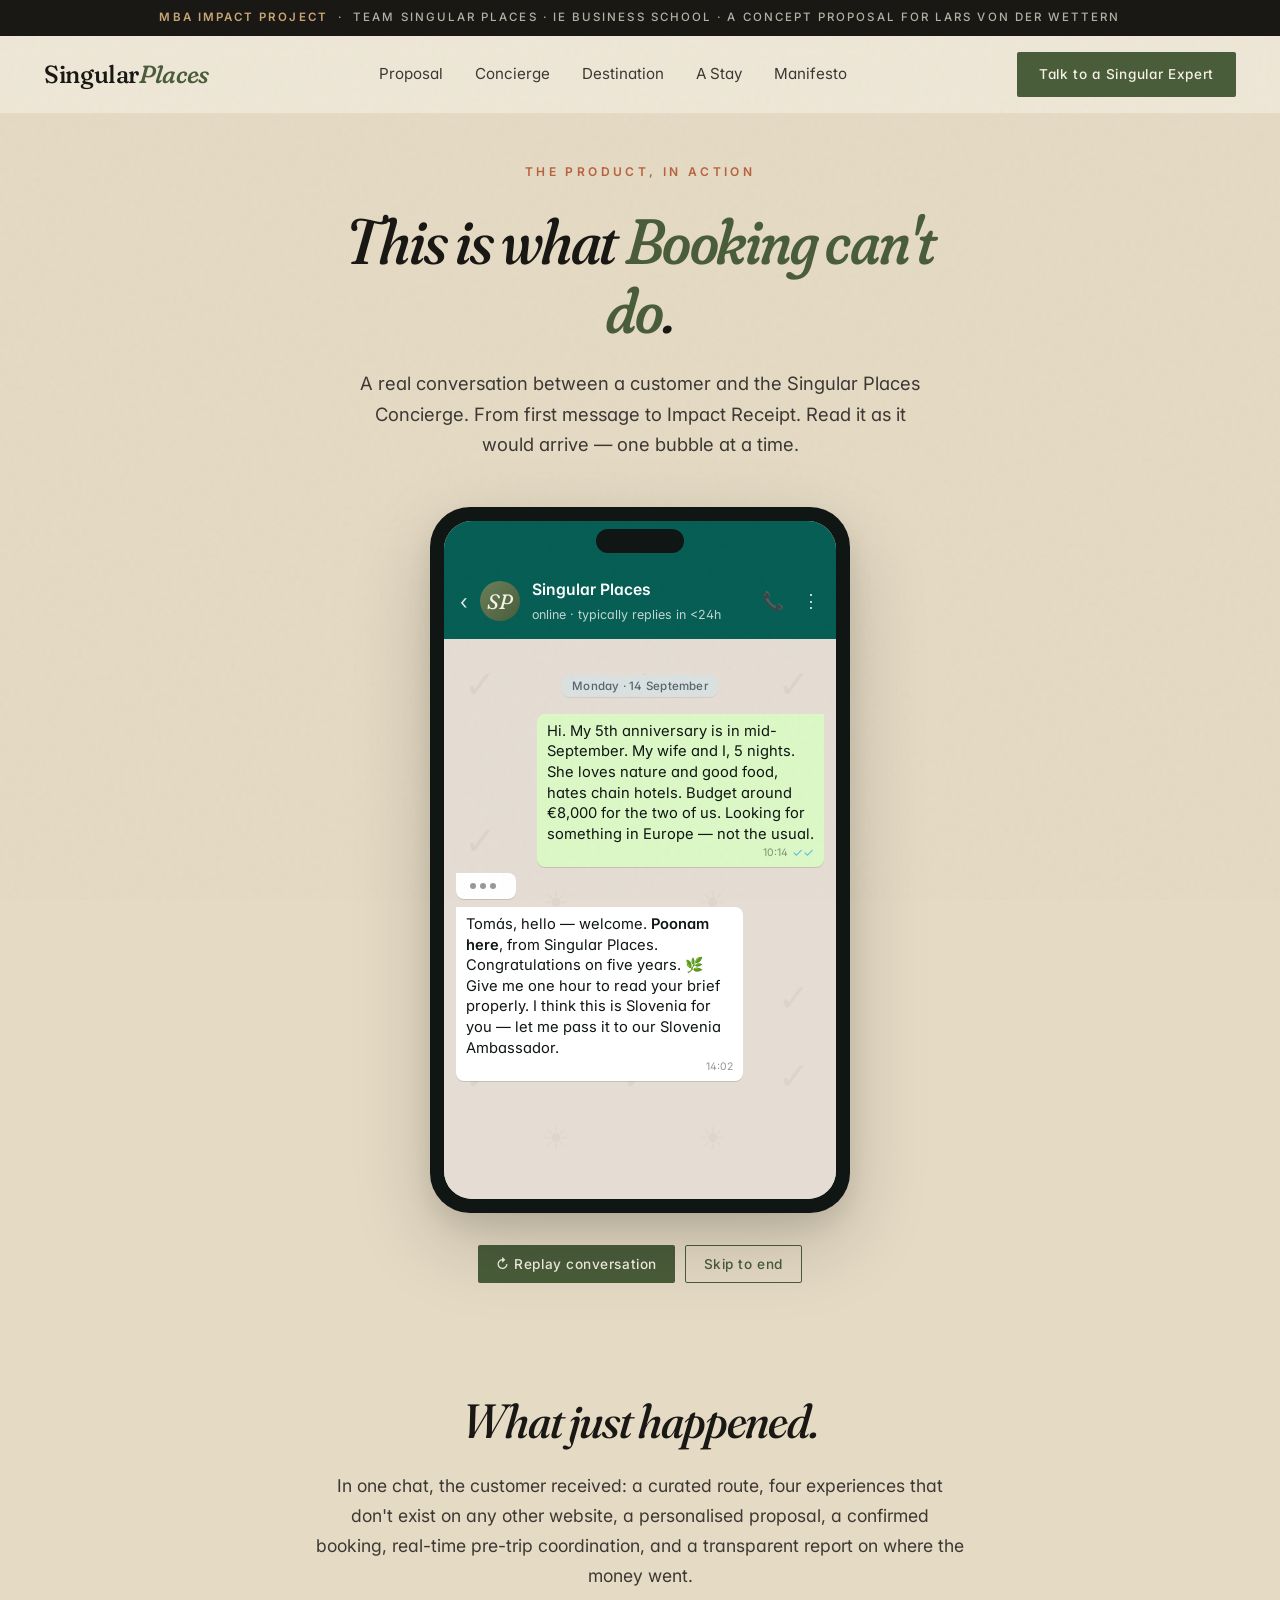
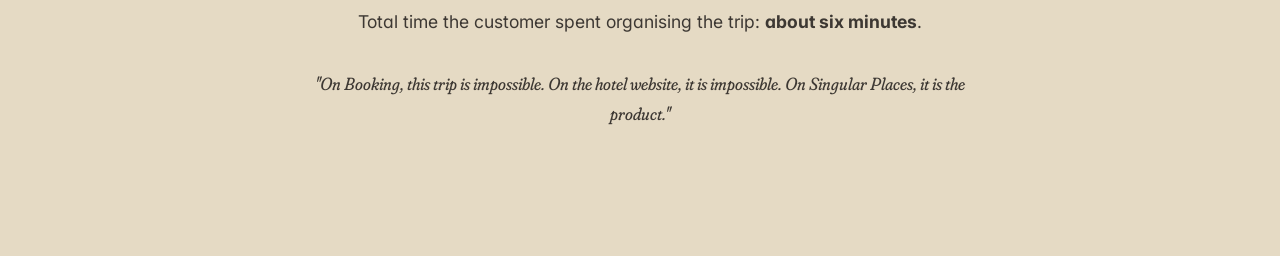
<file: demo-concierge.html>
<!DOCTYPE html>
<html lang="en">
<head>
<meta charset="UTF-8">
<meta name="viewport" content="width=device-width, initial-scale=1.0">
<meta name="robots" content="noindex, nofollow">
<title>The Concierge — A Real Conversation · Singular Places</title>
<link rel="preconnect" href="https://fonts.googleapis.com">
<link rel="preconnect" href="https://fonts.gstatic.com" crossorigin>
<link href="https://fonts.googleapis.com/css2?family=Fraunces:ital,opsz,wght,SOFT,WONK@0,9..144,400..700,0..100,0..1;1,9..144,400..700,0..100,0..1&family=Inter:wght@300;400;500;600&display=swap" rel="stylesheet">
<link rel="stylesheet" href="styles.css">
<style>
.demo-page {
  background: var(--paper-alt);
  min-height: 100vh;
  padding: var(--space-6) 0 var(--space-12);
}

.demo-intro {
  max-width: 700px;
  margin: 0 auto var(--space-6);
  padding: 0 var(--space-3);
  text-align: center;
}
.demo-intro h1 {
  font-style: italic;
  font-size: clamp(2.5rem, 5vw, 4rem);
  margin-bottom: var(--space-3);
  letter-spacing: -0.025em;
}
.demo-intro h1 em {
  color: var(--moss);
  font-variation-settings: "opsz" 144, "SOFT" 100, "WONK" 1;
}
.demo-intro p {
  font-size: 1.15rem;
  line-height: 1.65;
  color: var(--ink-soft);
  max-width: 580px;
  margin: 0 auto;
}
.demo-intro-eyebrow {
  font-size: 0.75rem;
  letter-spacing: 0.28em;
  text-transform: uppercase;
  color: var(--terracotta);
  margin-bottom: var(--space-3);
  font-weight: 600;
}

/* PHONE FRAME */
.phone {
  max-width: 420px;
  margin: 0 auto;
  background: #0F1614;
  border-radius: 40px;
  padding: 14px;
  box-shadow: 0 30px 80px rgba(0,0,0,0.18), 0 12px 24px rgba(0,0,0,0.08);
  position: relative;
}
.phone::before {
  content: "";
  position: absolute;
  top: 22px;
  left: 50%;
  transform: translateX(-50%);
  width: 88px;
  height: 24px;
  background: #0F1614;
  border-radius: 14px;
  z-index: 10;
}

.phone-screen {
  background: #E5DDD4;
  border-radius: 28px;
  overflow: hidden;
  position: relative;
}

/* WHATSAPP HEADER */
.wa-header {
  background: #075E54;
  color: #fff;
  padding: 56px 16px 14px;
  display: flex;
  align-items: center;
  gap: 12px;
}
.wa-back {
  font-size: 1.3rem;
  color: rgba(255,255,255,0.85);
}
.wa-avatar {
  width: 40px;
  height: 40px;
  border-radius: 50%;
  background: linear-gradient(135deg, var(--moss-light), var(--moss));
  display: flex;
  align-items: center;
  justify-content: center;
  font-family: var(--font-display);
  font-style: italic;
  font-size: 1.3rem;
  color: var(--paper-light);
  font-variation-settings: "opsz" 36, "SOFT" 80;
}
.wa-contact {
  flex: 1;
}
.wa-name {
  font-weight: 600;
  font-size: 0.98rem;
}
.wa-status {
  font-size: 0.78rem;
  opacity: 0.75;
}
.wa-icons {
  color: rgba(255,255,255,0.8);
  font-size: 1.1rem;
  display: flex;
  gap: 18px;
}

/* CHAT BODY */
.wa-body {
  background: #E5DDD4;
  background-image: url("data:image/svg+xml,%3Csvg viewBox='0 0 100 100' xmlns='http://www.w3.org/2000/svg'%3E%3Cdefs%3E%3Cpattern id='p' width='40' height='40' patternUnits='userSpaceOnUse'%3E%3Ctext x='5' y='15' font-family='sans-serif' font-size='10' fill='%23D4CABE' opacity='0.5'%3E%E2%9C%93%3C/text%3E%3Ctext x='25' y='30' font-family='sans-serif' font-size='8' fill='%23D4CABE' opacity='0.4'%3E%E2%98%80%3C/text%3E%3C/pattern%3E%3C/defs%3E%3Crect width='100%25' height='100%25' fill='url(%23p)'/%3E%3C/svg%3E");
  padding: 16px 12px 80px;
  min-height: 560px;
  max-height: 720px;
  overflow-y: auto;
  scroll-behavior: smooth;
}

/* DATE DIVIDER */
.wa-day {
  text-align: center;
  margin: 14px 0;
}
.wa-day span {
  background: #DAE1E0;
  color: #54656F;
  font-size: 0.72rem;
  padding: 4px 10px;
  border-radius: 8px;
  letter-spacing: 0.02em;
  font-weight: 500;
  box-shadow: 0 1px 0 rgba(0,0,0,0.08);
}

/* MESSAGE BUBBLES */
.wa-msg {
  max-width: 78%;
  margin-bottom: 6px;
  padding: 7px 10px 6px;
  border-radius: 8px;
  font-size: 0.92rem;
  line-height: 1.4;
  position: relative;
  opacity: 0;
  transform: translateY(8px);
  animation: bubble 0.4s ease-out forwards;
  word-wrap: break-word;
  box-shadow: 0 1px 0.5px rgba(0,0,0,0.13);
}
@keyframes bubble {
  to { opacity: 1; transform: translateY(0); }
}
.wa-msg.in {
  background: #fff;
  margin-right: auto;
  border-top-left-radius: 0;
  color: #0F1614;
}
.wa-msg.out {
  background: #DCF8C6;
  margin-left: auto;
  border-top-right-radius: 0;
  color: #0F1614;
}
.wa-msg strong { font-weight: 600; }
.wa-msg em { font-style: italic; color: var(--moss); }

.wa-meta {
  font-size: 0.65rem;
  color: rgba(15,22,20,0.45);
  text-align: right;
  margin-top: 2px;
  display: flex;
  align-items: center;
  justify-content: flex-end;
  gap: 4px;
}
.wa-meta-tick { color: #53BDEB; font-size: 0.78rem; line-height: 1; }

/* TYPING INDICATOR */
.wa-typing {
  background: #fff;
  margin-right: auto;
  max-width: 60px;
  padding: 10px 14px;
  border-radius: 8px;
  border-top-left-radius: 0;
  margin-bottom: 8px;
  display: flex;
  gap: 4px;
  box-shadow: 0 1px 0.5px rgba(0,0,0,0.13);
  opacity: 0;
  animation: bubble 0.4s ease-out forwards;
}
.wa-typing span {
  width: 6px;
  height: 6px;
  background: #999;
  border-radius: 50%;
  animation: typing 1.4s ease-in-out infinite;
}
.wa-typing span:nth-child(2) { animation-delay: 0.2s; }
.wa-typing span:nth-child(3) { animation-delay: 0.4s; }
@keyframes typing {
  0%, 60%, 100% { opacity: 0.3; transform: translateY(0); }
  30% { opacity: 1; transform: translateY(-3px); }
}

/* PROPOSAL CARD (inside chat) */
.wa-proposal {
  background: #fff;
  border-radius: 10px;
  padding: 0;
  margin-right: auto;
  margin-bottom: 6px;
  max-width: 86%;
  overflow: hidden;
  box-shadow: 0 1px 2px rgba(0,0,0,0.13);
  opacity: 0;
  animation: bubble 0.5s ease-out forwards;
  border-top-left-radius: 0;
}
.wa-proposal-banner {
  background: linear-gradient(135deg, var(--moss), var(--moss-dark));
  color: var(--paper-light);
  padding: 14px 14px 12px;
  position: relative;
  overflow: hidden;
}
.wa-proposal-banner::before {
  content: "";
  position: absolute;
  inset: 0;
  opacity: 0.18;
  background-image: url("data:image/svg+xml,%3Csvg viewBox='0 0 200 200' xmlns='http://www.w3.org/2000/svg'%3E%3Cfilter id='n'%3E%3CfeTurbulence type='fractalNoise' baseFrequency='0.5' numOctaves='3' stitchTiles='stitch'/%3E%3C/filter%3E%3Crect width='100%25' height='100%25' filter='url(%23n)'/%3E%3C/svg%3E");
}
.wa-proposal-eyebrow {
  position: relative;
  font-size: 0.62rem;
  letter-spacing: 0.2em;
  text-transform: uppercase;
  color: var(--amber-light);
  margin-bottom: 6px;
  font-weight: 500;
}
.wa-proposal-title {
  position: relative;
  font-family: var(--font-display);
  font-style: italic;
  font-size: 1.4rem;
  line-height: 1.15;
  font-variation-settings: "opsz" 48, "SOFT" 80;
}
.wa-proposal-body { padding: 12px 14px 14px; font-size: 0.85rem; color: #0F1614; }
.wa-proposal-row {
  display: grid;
  grid-template-columns: 28px 1fr;
  gap: 8px;
  padding: 8px 0;
  border-bottom: 1px solid #EEE6D7;
  align-items: baseline;
}
.wa-proposal-row:last-of-type { border-bottom: none; }
.wa-proposal-day {
  font-family: var(--font-display);
  font-size: 1rem;
  font-style: italic;
  color: var(--terracotta);
  font-variation-settings: "opsz" 36;
}
.wa-proposal-act { line-height: 1.4; }
.wa-proposal-act strong { color: var(--moss-dark); }
.wa-proposal-act .ornament {
  font-size: 0.7rem;
  color: var(--amber);
  margin-right: 4px;
  letter-spacing: 0.15em;
}
.wa-proposal-cta {
  background: var(--paper-alt);
  padding: 10px 14px;
  display: flex;
  justify-content: space-between;
  align-items: baseline;
  font-size: 0.85rem;
}
.wa-proposal-price {
  font-family: var(--font-display);
  font-style: italic;
  font-size: 1.3rem;
  color: var(--moss);
  font-variation-settings: "opsz" 48, "SOFT" 80;
}

/* IMPACT RECEIPT (later) */
.wa-receipt {
  background: var(--ink);
  color: var(--paper-light);
  border-radius: 10px;
  padding: 14px;
  margin-right: auto;
  margin-bottom: 6px;
  max-width: 86%;
  border-top-left-radius: 0;
  opacity: 0;
  animation: bubble 0.5s ease-out forwards;
  font-size: 0.82rem;
}
.wa-receipt-eyebrow {
  font-size: 0.62rem;
  letter-spacing: 0.2em;
  text-transform: uppercase;
  color: var(--amber-light);
  margin-bottom: 6px;
}
.wa-receipt-title {
  font-family: var(--font-display);
  font-style: italic;
  font-size: 1.25rem;
  margin-bottom: 12px;
  font-variation-settings: "opsz" 48, "SOFT" 80;
  line-height: 1.2;
}
.wa-receipt-row {
  display: flex;
  justify-content: space-between;
  padding: 6px 0;
  border-bottom: 1px solid rgba(255,255,255,0.1);
  font-size: 0.8rem;
}
.wa-receipt-row strong {
  color: var(--amber-light);
  font-family: var(--font-display);
  font-style: italic;
  font-variation-settings: "opsz" 36;
}
.wa-receipt-total {
  margin-top: 8px;
  padding-top: 8px;
  border-top: 1.5px solid var(--amber-light);
  font-family: var(--font-display);
  font-style: italic;
  font-size: 1.2rem;
  display: flex;
  justify-content: space-between;
  font-variation-settings: "opsz" 48;
}
.wa-receipt-total span { color: var(--amber-light); }

/* CONTROL BAR */
.demo-controls {
  max-width: 420px;
  margin: var(--space-4) auto 0;
  display: flex;
  gap: 10px;
  justify-content: center;
}
.demo-btn {
  padding: 10px 18px;
  background: var(--moss);
  color: var(--paper-light);
  border: none;
  border-radius: var(--radius);
  font-family: var(--font-sans);
  font-size: 0.85rem;
  font-weight: 500;
  letter-spacing: 0.04em;
  cursor: pointer;
  transition: background 0.2s ease;
}
.demo-btn:hover { background: var(--moss-dark); }
.demo-btn-ghost {
  background: transparent;
  border: 1px solid var(--moss);
  color: var(--moss);
}
.demo-btn-ghost:hover { background: var(--paper-light); }

.demo-takeaway {
  max-width: 700px;
  margin: var(--space-12) auto 0;
  padding: 0 var(--space-3);
  text-align: center;
}
.demo-takeaway h2 {
  font-style: italic;
  margin-bottom: var(--space-3);
  font-size: clamp(2rem, 4vw, 3rem);
}
.demo-takeaway p {
  font-size: 1.1rem;
  color: var(--ink-soft);
  line-height: 1.7;
  margin-bottom: var(--space-2);
}
.demo-takeaway-quote {
  font-family: var(--font-display);
  font-style: italic;
  font-size: 1.5rem;
  color: var(--moss);
  margin-top: var(--space-4);
  font-variation-settings: "opsz" 96, "SOFT" 100;
  line-height: 1.35;
}
</style>
</head>
<body>

<div class="demo-banner">
  <strong>MBA IMPACT PROJECT</strong> &nbsp;·&nbsp; Team Singular Places · IE Business School · A concept proposal for Lars von der Wettern
</div>

<nav class="nav">
  <div class="nav-inner">
    <a href="index.html" class="nav-logo">Singular<span>Places</span></a>
    <ul class="nav-menu">
      <li><a href="index.html">Proposal</a></li>
      <li><a href="demo-concierge.html">Concierge</a></li>
      <li><a href="slovenia.html">Destination</a></li>
      <li><a href="hotel.html">A Stay</a></li>
      <li><a href="why-us.html">Manifesto</a></li>
    </ul>
    <a href="https://wa.me/" class="nav-cta">Talk to a Singular Expert</a>
  </div>
</nav>

<section class="demo-page">

  <div class="demo-intro">
    <div class="demo-intro-eyebrow">The product, in action</div>
    <h1>This is what <em>Booking can't do</em>.</h1>
    <p>A real conversation between a customer and the Singular Places Concierge. From first message to Impact Receipt. Read it as it would arrive — one bubble at a time.</p>
  </div>

  <!-- PHONE -->
  <div class="phone">
    <div class="phone-screen">

      <!-- WhatsApp Header -->
      <div class="wa-header">
        <div class="wa-back">‹</div>
        <div class="wa-avatar">SP</div>
        <div class="wa-contact">
          <div class="wa-name">Singular Places</div>
          <div class="wa-status">online · typically replies in &lt;24h</div>
        </div>
        <div class="wa-icons">
          <span>📞</span>
          <span>⋮</span>
        </div>
      </div>

      <!-- Chat body — messages will be injected by JS -->
      <div class="wa-body" id="chat"></div>

    </div>
  </div>

  <!-- Controls -->
  <div class="demo-controls">
    <button class="demo-btn" onclick="restart()">↻ Replay conversation</button>
    <button class="demo-btn demo-btn-ghost" onclick="skipToEnd()">Skip to end</button>
  </div>

  <!-- The takeaway -->
  <div class="demo-takeaway">
    <h2>What just happened.</h2>
    <p>
      In one chat, the customer received: a curated route, four experiences that don't exist on any other website, a personalised proposal, a confirmed booking, real-time pre-trip coordination, and a transparent report on where the money went.
    </p>
    <p>
      Total time the customer spent organising the trip: <strong>about six minutes</strong>.
    </p>
    <p class="demo-takeaway-quote">
      "On Booking, this trip is impossible. On the hotel website, it is impossible. On Singular Places, it is the product."
    </p>
  </div>

</section>

<script>
// === The script — chronological conversation ===
const conversation = [
  { type: 'day', text: 'Monday · 14 September' },

  { type: 'msg', side: 'out', text: 'Hi. My 5th anniversary is in mid-September. My wife and I, 5 nights. She loves nature and good food, hates chain hotels. Budget around €8,000 for the two of us. Looking for something in Europe — not the usual.', time: '10:14', ticks: true },

  { type: 'typing', delay: 400 },
  { type: 'msg', side: 'in', text: 'Tomás, hello — welcome. <strong>Poonam here</strong>, from Singular Places. Congratulations on five years. 🌿 Give me one hour to read your brief properly. I think this is Slovenia for you — let me pass it to our Slovenia Ambassador.', time: '14:02' },

  { type: 'typing', delay: 600 },
  { type: 'msg', side: 'in', text: 'Hi Tomás — I\'m <strong>Tjaša</strong>. Born in Bled, came back from Berlin three years ago. I\'ll design your route this afternoon and send a draft within 24h. May I ask: any dietary restrictions, mobility considerations, or anything else I should know about the surprise?', time: '16:18' },

  { type: 'msg', side: 'out', text: 'María is gluten intolerant. Otherwise no restrictions. The surprise — she doesn\'t know. I want her to feel it was made for her.', time: '16:24', ticks: true },

  { type: 'typing', delay: 700 },
  { type: 'msg', side: 'in', text: 'Understood. I\'ll let every Host know in advance — the gluten will be handled invisibly, and the anniversary will not be obvious until the right moments. Working on the route now.', time: '16:31' },

  { type: 'day', text: 'Tuesday · 15 September' },

  { type: 'msg', side: 'in', text: 'Good morning. Your route is ready. I am sending it as a card you can scroll through. Tell me what doesn\'t feel right.', time: '11:08' },

  { type: 'proposal' },

  { type: 'msg', side: 'in', text: 'A few notes: 86% of what you pay stays in this region. The 1996 vertical at Hiša Linhart — the winemaker only opens it for guests who care. The Postojna dinner only happens four times a year — there are two seats left for September 19.', time: '11:10' },

  { type: 'msg', side: 'out', text: 'Tjaša, this is exactly what I was hoping for. Let\'s do it. How do we proceed?', time: '14:42', ticks: true },

  { type: 'msg', side: 'in', text: 'Wonderful. I\'ll send a payment link for 50% now (€3,750), the rest a week before. After payment, I will personally call each Host and your travel will be set. I\'ll be here on this same chat throughout the trip if anything comes up.', time: '14:49' },

  { type: 'day', text: 'Tuesday · 22 September · trip starts tomorrow' },

  { type: 'msg', side: 'in', text: 'Hi Tomás — quick update. Carla confirmed the gluten-free tasting menu for the first night. Anže is preparing a small jar with both your names on the label. The sommelier at Postojna has placed your name plate on table 4.', time: '17:02' },
  { type: 'msg', side: 'in', text: 'Safe travels. Watch the sunrise over the lake on Wednesday morning — it is the best of the year.', time: '17:03' },

  { type: 'msg', side: 'out', text: 'Tjaša you\'re unbelievable. Thank you.', time: '18:11', ticks: true },

  { type: 'day', text: 'Sunday · 27 September · the trip is over' },

  { type: 'msg', side: 'in', text: 'Welcome back. María sent us a note last night thanking the team — I\'ll let the Hosts know. Your Annual Impact Receipt is below. This is what your trip funded.', time: '10:24' },

  { type: 'receipt' },

  { type: 'msg', side: 'in', text: 'Same Tjaša, same chat, whenever you want to plan the next one. ❤️', time: '10:26' },
];

// === Render engine ===
const chat = document.getElementById('chat');

function bubble(msg) {
  const div = document.createElement('div');
  div.className = `wa-msg ${msg.side}`;
  let html = msg.text;
  if (msg.time) {
    const ticks = msg.ticks ? '<span class="wa-meta-tick">✓✓</span>' : '';
    html += `<span class="wa-meta">${msg.time} ${ticks}</span>`;
  }
  div.innerHTML = html;
  return div;
}

function dayDivider(text) {
  const div = document.createElement('div');
  div.className = 'wa-day';
  div.innerHTML = `<span>${text}</span>`;
  return div;
}

function typingEl() {
  const d = document.createElement('div');
  d.className = 'wa-typing';
  d.innerHTML = '<span></span><span></span><span></span>';
  return d;
}

function proposalEl() {
  const d = document.createElement('div');
  d.className = 'wa-proposal';
  d.innerHTML = `
    <div class="wa-proposal-banner">
      <div class="wa-proposal-eyebrow">For Tomás & María · 5 nights · Slovenia</div>
      <div class="wa-proposal-title">Five quiet days in the country with the most bees per square kilometre.</div>
    </div>
    <div class="wa-proposal-body">
      <div class="wa-proposal-row">
        <div class="wa-proposal-day">I</div>
        <div class="wa-proposal-act"><strong>Vila Planinka</strong>, Bohinj. Arrive, settle, dinner with Carla.</div>
      </div>
      <div class="wa-proposal-row">
        <div class="wa-proposal-day">II</div>
        <div class="wa-proposal-act"><span class="ornament">★</span><strong>Wild honey morning</strong> with Anže, 4th-gen Carniolan beekeeper.</div>
      </div>
      <div class="wa-proposal-row">
        <div class="wa-proposal-day">III</div>
        <div class="wa-proposal-act"><span class="ornament">★</span><strong>Dawn fishing</strong> with Marija, 1920 punt. Transfer to Brda.</div>
      </div>
      <div class="wa-proposal-row">
        <div class="wa-proposal-day">IV</div>
        <div class="wa-proposal-act"><strong>Hiša Linhart</strong>, 17th-c manor. <span class="ornament">★</span> Vertical tasting 1996–2024.</div>
      </div>
      <div class="wa-proposal-row">
        <div class="wa-proposal-day">V</div>
        <div class="wa-proposal-act"><span class="ornament">★</span><strong>Subterranean dinner</strong> in Postojna Cave. 12 guests, once a season.</div>
      </div>
    </div>
    <div class="wa-proposal-cta">
      <span>5 nights, all-in</span>
      <span class="wa-proposal-price">€7,500</span>
    </div>
  `;
  return d;
}

function receiptEl() {
  const d = document.createElement('div');
  d.className = 'wa-receipt';
  d.innerHTML = `
    <div class="wa-receipt-eyebrow">Annual Impact Receipt · September 2026</div>
    <div class="wa-receipt-title">Where your €7,500 actually went.</div>
    <div class="wa-receipt-row"><span>Vila Planinka & Hiša Linhart</span><strong>€3,200</strong></div>
    <div class="wa-receipt-row"><span>Anže, Marija, sommelier & artisans</span><strong>€2,260</strong></div>
    <div class="wa-receipt-row"><span>Save Bohinj Wetlands (NGO)</span><strong>€210</strong></div>
    <div class="wa-receipt-row"><span>Tjaša, your Slovenia Ambassador</span><strong>€210</strong></div>
    <div class="wa-receipt-row"><span>Singular Places team</span><strong>€630</strong></div>
    <div class="wa-receipt-row"><span>Logistics & transfers</span><strong>€990</strong></div>
    <div class="wa-receipt-total"><span>Stayed in Slovenia</span><span>€5,880 · 86%</span></div>
  `;
  return d;
}

let timeouts = [];
function cancelTimers() { timeouts.forEach(t => clearTimeout(t)); timeouts = []; }

function scrollChat() {
  chat.scrollTop = chat.scrollHeight;
}

function play() {
  chat.innerHTML = '';
  cancelTimers();
  let acc = 0;
  conversation.forEach((item, i) => {
    const isFirst = i === 0;
    const baseDelay = isFirst ? 200 : 700;
    const itemDelay = (item.delay || baseDelay);
    acc += itemDelay;
    timeouts.push(setTimeout(() => {
      if (item.type === 'msg') chat.appendChild(bubble(item));
      else if (item.type === 'day') chat.appendChild(dayDivider(item.text));
      else if (item.type === 'typing') {
        const t = typingEl();
        chat.appendChild(t);
        timeouts.push(setTimeout(() => t.remove(), 900));
      }
      else if (item.type === 'proposal') chat.appendChild(proposalEl());
      else if (item.type === 'receipt') chat.appendChild(receiptEl());
      scrollChat();
    }, acc));
  });
}

function restart() { play(); }
function skipToEnd() {
  cancelTimers();
  chat.innerHTML = '';
  conversation.forEach(item => {
    if (item.type === 'typing') return;
    if (item.type === 'msg') chat.appendChild(bubble(item));
    else if (item.type === 'day') chat.appendChild(dayDivider(item.text));
    else if (item.type === 'proposal') chat.appendChild(proposalEl());
    else if (item.type === 'receipt') chat.appendChild(receiptEl());
  });
  // remove animations for instant render
  chat.querySelectorAll('.wa-msg, .wa-proposal, .wa-receipt').forEach(el => {
    el.style.animation = 'none';
    el.style.opacity = '1';
    el.style.transform = 'none';
  });
  scrollChat();
}

// Auto-play on load
play();
</script>

</body>
</html>
</file>
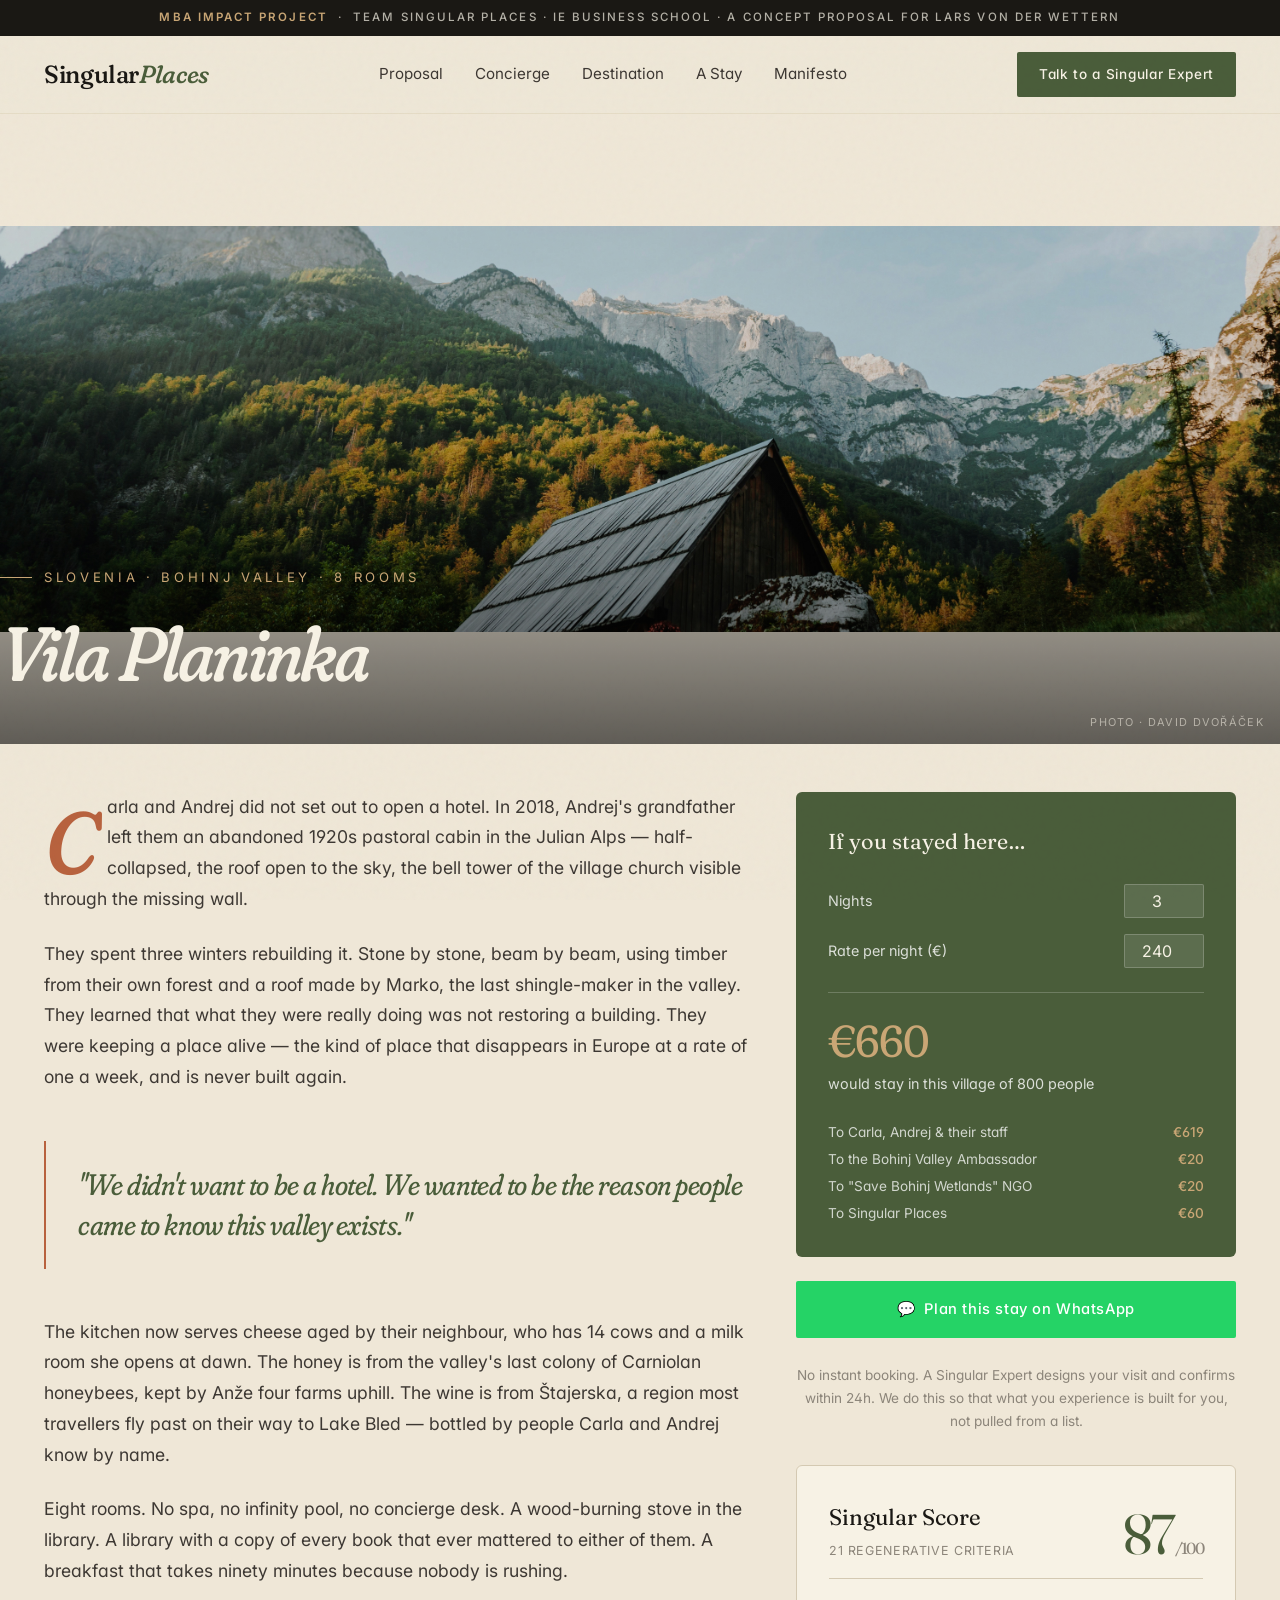
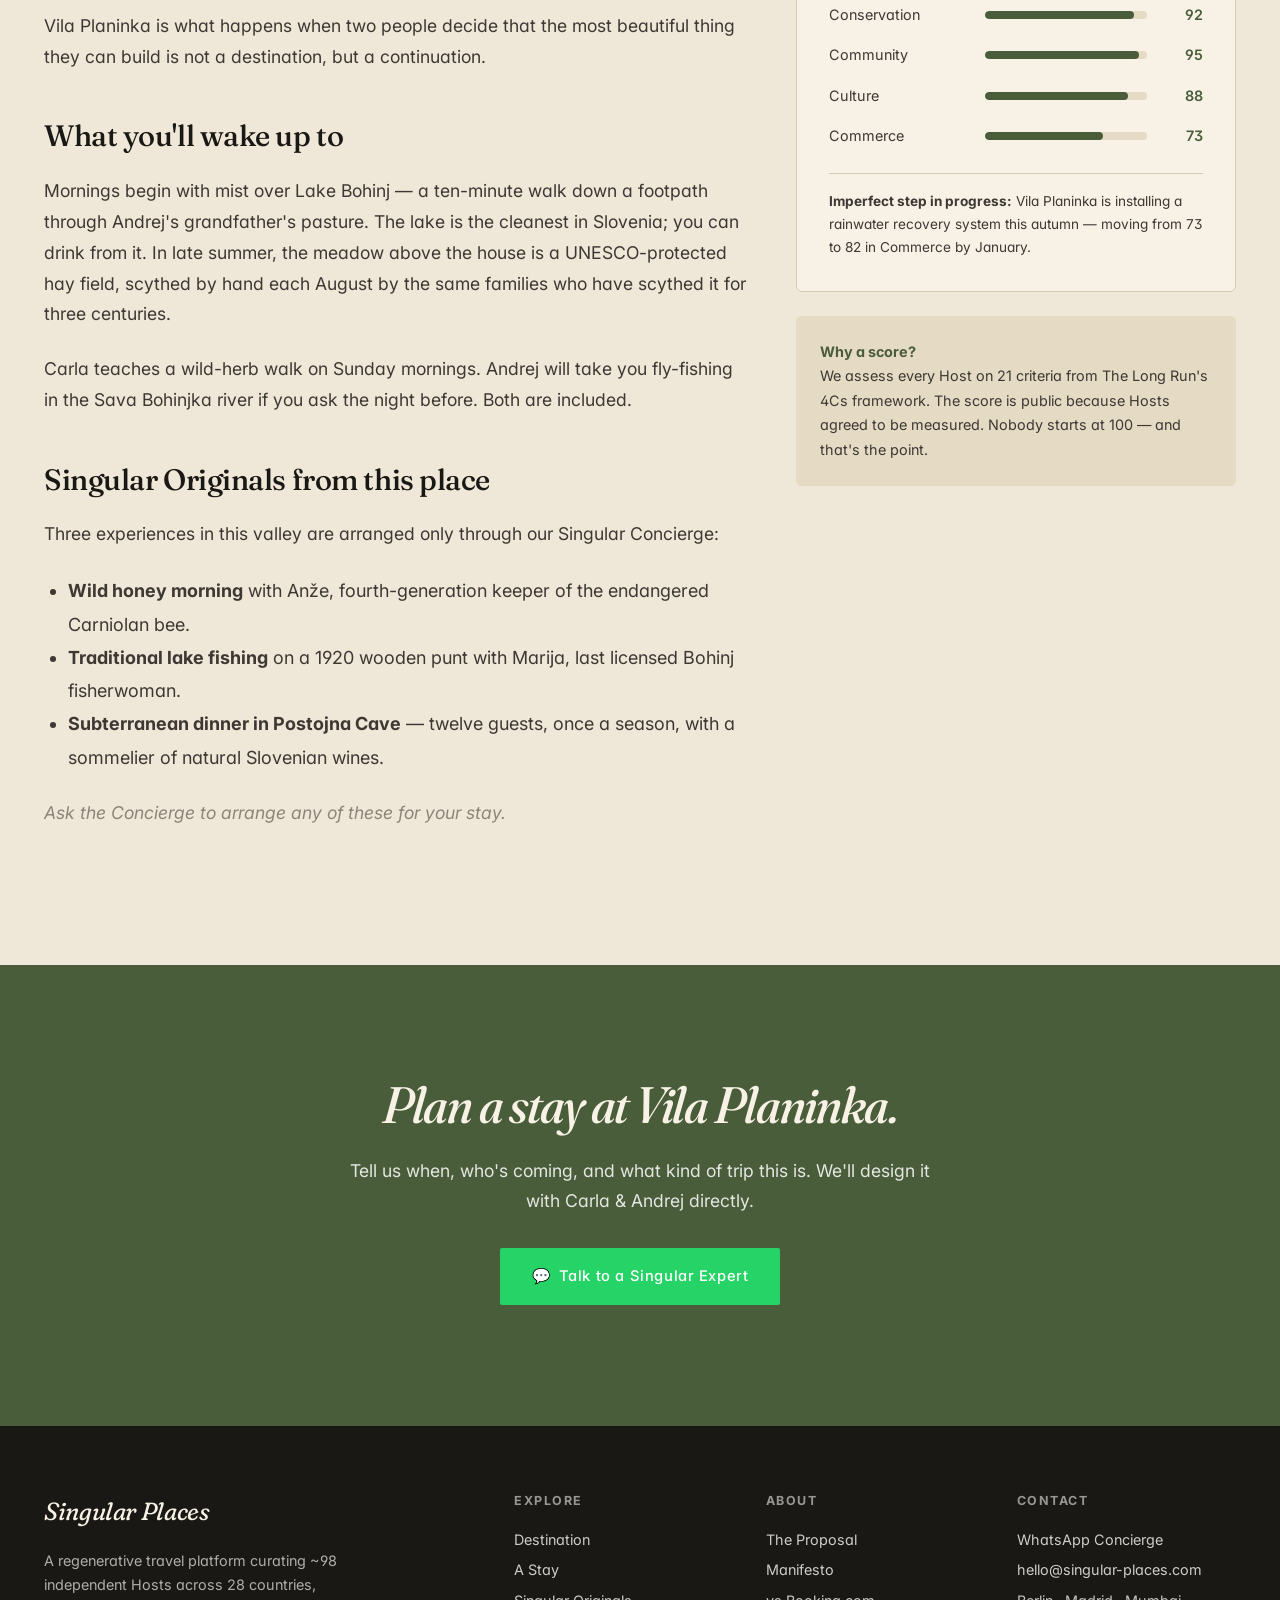
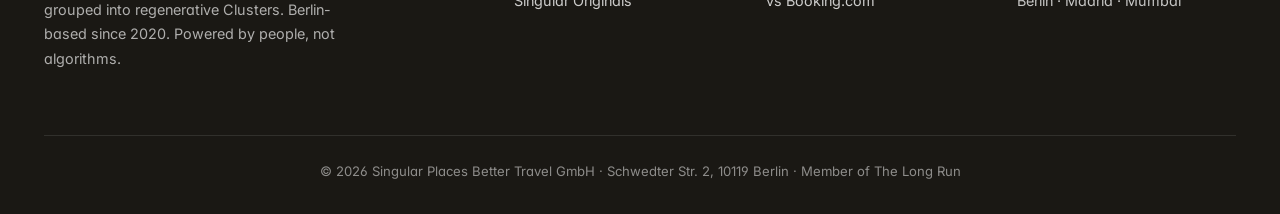
<file: hotel.html>
<!DOCTYPE html>
<html lang="en">
<head>
<meta charset="UTF-8">
<meta name="viewport" content="width=device-width, initial-scale=1.0">
<meta name="robots" content="noindex, nofollow">
<title>Vila Planinka · Singular Places</title>
<link rel="preconnect" href="https://fonts.googleapis.com">
<link rel="preconnect" href="https://fonts.gstatic.com" crossorigin>
<link href="https://fonts.googleapis.com/css2?family=Fraunces:ital,opsz,wght,SOFT,WONK@0,9..144,400..700,0..100,0..1;1,9..144,400..700,0..100,0..1&family=Inter:wght@300;400;500;600&display=swap" rel="stylesheet">
<link rel="stylesheet" href="styles.css">
</head>
<body>

<div class="demo-banner">
  <strong>MBA IMPACT PROJECT</strong> &nbsp;·&nbsp; Team Singular Places · IE Business School · A concept proposal for Lars von der Wettern
</div>

<nav class="nav">
  <div class="nav-inner">
    <a href="index.html" class="nav-logo">Singular<span>Places</span></a>
    <ul class="nav-menu">
      <li><a href="index.html">Proposal</a></li>
      <li><a href="demo-concierge.html">Concierge</a></li>
      <li><a href="slovenia.html">Destination</a></li>
      <li><a href="hotel.html">A Stay</a></li>
      <li><a href="why-us.html">Manifesto</a></li>
    </ul>
    <a href="https://wa.me/" class="nav-cta">Talk to a Singular Expert</a>
  </div>
</nav>

<!-- HOTEL HERO -->
<section class="hotel-hero">
  <img src="vila-planinka.jpg" alt="Vila Planinka — wooden cabin in the Julian Alps">
  <div class="hotel-hero-overlay"></div>
  <div class="container">
    <div class="hotel-hero-content">
      <div class="hotel-hero-eyebrow">Slovenia · Bohinj Valley · 8 rooms</div>
      <h1>Vila Planinka</h1>
    </div>
  </div>
  <div style="position: absolute; bottom: 12px; right: 16px; z-index: 3; font-size: 0.68rem; letter-spacing: 0.12em; text-transform: uppercase; color: rgba(247,242,229,0.55); font-family: var(--font-sans);">
    Photo · David Dvořáček
  </div>
</section>

<div class="container">
  <div class="hotel-layout">

    <!-- LEFT: STORY -->
    <article class="hotel-story">
      <p>
        Carla and Andrej did not set out to open a hotel. In 2018, Andrej's grandfather left them an abandoned 1920s pastoral cabin in the Julian Alps — half-collapsed, the roof open to the sky, the bell tower of the village church visible through the missing wall.
      </p>
      <p>
        They spent three winters rebuilding it. Stone by stone, beam by beam, using timber from their own forest and a roof made by Marko, the last shingle-maker in the valley. They learned that what they were really doing was not restoring a building. They were keeping a place alive — the kind of place that disappears in Europe at a rate of one a week, and is never built again.
      </p>

      <div class="hotel-pull">
        "We didn't want to be a hotel. We wanted to be the reason people came to know this valley exists."
      </div>

      <p>
        The kitchen now serves cheese aged by their neighbour, who has 14 cows and a milk room she opens at dawn. The honey is from the valley's last colony of Carniolan honeybees, kept by Anže four farms uphill. The wine is from Štajerska, a region most travellers fly past on their way to Lake Bled — bottled by people Carla and Andrej know by name.
      </p>
      <p>
        Eight rooms. No spa, no infinity pool, no concierge desk. A wood-burning stove in the library. A library with a copy of every book that ever mattered to either of them. A breakfast that takes ninety minutes because nobody is rushing.
      </p>
      <p>
        Vila Planinka is what happens when two people decide that the most beautiful thing they can build is not a destination, but a continuation.
      </p>

      <h3 style="margin-top: var(--space-6); margin-bottom: var(--space-3);">What you'll wake up to</h3>
      <p>
        Mornings begin with mist over Lake Bohinj — a ten-minute walk down a footpath through Andrej's grandfather's pasture. The lake is the cleanest in Slovenia; you can drink from it. In late summer, the meadow above the house is a UNESCO-protected hay field, scythed by hand each August by the same families who have scythed it for three centuries.
      </p>
      <p>
        Carla teaches a wild-herb walk on Sunday mornings. Andrej will take you fly-fishing in the Sava Bohinjka river if you ask the night before. Both are included.
      </p>

      <h3 style="margin-top: var(--space-6); margin-bottom: var(--space-3);">Singular Originals from this place</h3>
      <p>
        Three experiences in this valley are arranged only through our Singular Concierge:
      </p>
      <ul style="margin-left: var(--space-3); margin-bottom: var(--space-3); color: var(--color-ink-soft); line-height: 1.85;">
        <li><strong>Wild honey morning</strong> with Anže, fourth-generation keeper of the endangered Carniolan bee.</li>
        <li><strong>Traditional lake fishing</strong> on a 1920 wooden punt with Marija, last licensed Bohinj fisherwoman.</li>
        <li><strong>Subterranean dinner in Postojna Cave</strong> — twelve guests, once a season, with a sommelier of natural Slovenian wines.</li>
      </ul>
      <p style="font-style: italic; color: var(--color-muted);">Ask the Concierge to arrange any of these for your stay.</p>
    </article>

    <!-- RIGHT: BOOKING + IMPACT + SCORE -->
    <aside class="hotel-aside">

      <div class="calc">
        <div class="calc-title">If you stayed here…</div>
        <div class="calc-row">
          <label for="nights">Nights</label>
          <input type="number" id="nights" value="3" min="1" max="14">
        </div>
        <div class="calc-row">
          <label for="rate">Rate per night (€)</label>
          <input type="number" id="rate" value="240" min="80" max="2000">
        </div>

        <div class="calc-out">
          <div class="calc-out-big" id="totalLocal">€642</div>
          <div class="calc-out-label">would stay in this village of 800 people</div>

          <div class="calc-breakdown">
            <span>To Carla, Andrej &amp; their staff <strong id="hostAmount">€619</strong></span>
            <span>To the Bohinj Valley Ambassador <strong id="ambAmount">€20</strong></span>
            <span>To "Save Bohinj Wetlands" NGO <strong id="ngoAmount">€20</strong></span>
            <span>To Singular Places <strong id="spAmount">€60</strong></span>
          </div>
        </div>
      </div>

      <a href="https://wa.me/" class="btn btn-whatsapp" style="width: 100%; margin-bottom: var(--space-2);">Plan this stay on WhatsApp</a>
      <p style="font-size: 0.85rem; color: var(--color-muted); text-align: center; margin-bottom: var(--space-4);">
        No instant booking. A Singular Expert designs your visit and confirms within 24h. We do this so that what you experience is built for you, not pulled from a list.
      </p>

      <div class="singular-score">
        <div class="score-header">
          <div>
            <div class="score-title">Singular Score</div>
            <div style="font-size: 0.78rem; color: var(--color-muted); letter-spacing: 0.05em; text-transform: uppercase; margin-top: 4px;">21 regenerative criteria</div>
          </div>
          <div class="score-big">87<small>/100</small></div>
        </div>
        <div class="score-bars">
          <div class="score-bar">
            <div class="score-bar-label">Conservation</div>
            <div class="score-bar-track"><div class="score-bar-fill" style="width: 92%"></div></div>
            <div class="score-bar-value">92</div>
          </div>
          <div class="score-bar">
            <div class="score-bar-label">Community</div>
            <div class="score-bar-track"><div class="score-bar-fill" style="width: 95%"></div></div>
            <div class="score-bar-value">95</div>
          </div>
          <div class="score-bar">
            <div class="score-bar-label">Culture</div>
            <div class="score-bar-track"><div class="score-bar-fill" style="width: 88%"></div></div>
            <div class="score-bar-value">88</div>
          </div>
          <div class="score-bar">
            <div class="score-bar-label">Commerce</div>
            <div class="score-bar-track"><div class="score-bar-fill" style="width: 73%"></div></div>
            <div class="score-bar-value">73</div>
          </div>
        </div>
        <div style="margin-top: var(--space-3); font-size: 0.85rem; color: var(--color-ink-soft); border-top: 1px solid var(--color-line); padding-top: var(--space-2);">
          <strong>Imperfect step in progress:</strong> Vila Planinka is installing a rainwater recovery system this autumn — moving from 73 to 82 in Commerce by January.
        </div>
      </div>

      <div style="margin-top: var(--space-3); padding: var(--space-3); background: var(--color-bg-alt); border-radius: var(--radius-lg); font-size: 0.9rem; color: var(--color-ink-soft);">
        <strong style="color: var(--color-primary);">Why a score?</strong><br>
        We assess every Host on 21 criteria from The Long Run's 4Cs framework. The score is public because Hosts agreed to be measured. Nobody starts at 100 — and that's the point.
      </div>

    </aside>
  </div>
</div>

<!-- CTA FINAL -->
<section class="cta-final" style="margin-top: var(--space-12);">
  <div class="container-narrow">
    <h2>Plan a stay at Vila Planinka.</h2>
    <p>Tell us when, who's coming, and what kind of trip this is. We'll design it with Carla &amp; Andrej directly.</p>
    <a href="https://wa.me/" class="btn btn-whatsapp">Talk to a Singular Expert</a>
  </div>
</section>

<footer>
  <div class="container">
    <div class="footer-grid">
      <div>
        <div class="footer-brand">Singular Places</div>
        <p class="footer-tag">A regenerative travel platform curating ~98 independent Hosts across 28 countries, grouped into regenerative Clusters. Berlin-based since 2020. Powered by people, not algorithms.</p>
      </div>
      <div>
        <h5>Explore</h5>
        <ul>
          <li><a href="slovenia.html">Destination</a></li>
          <li><a href="hotel.html">A Stay</a></li>
          <li><a href="index.html#originals">Singular Originals</a></li>
        </ul>
      </div>
      <div>
        <h5>About</h5>
        <ul>
          <li><a href="index.html">The Proposal</a></li>
          <li><a href="why-us.html">Manifesto</a></li>
          <li><a href="why-us.html">vs Booking.com</a></li>
        </ul>
      </div>
      <div>
        <h5>Contact</h5>
        <ul>
          <li><a href="https://wa.me/">WhatsApp Concierge</a></li>
          <li><a href="mailto:hello@singular-places.com">hello@singular-places.com</a></li>
          <li>Berlin · Madrid · Mumbai</li>
        </ul>
      </div>
    </div>
    <div class="footer-bottom">
      © 2026 Singular Places Better Travel GmbH · Schwedter Str. 2, 10119 Berlin · Member of The Long Run
    </div>
  </div>
</footer>

<script>
  // Impact calculator — live update
  const nightsEl = document.getElementById('nights');
  const rateEl = document.getElementById('rate');
  const totalLocalEl = document.getElementById('totalLocal');
  const hostEl = document.getElementById('hostAmount');
  const ambEl = document.getElementById('ambAmount');
  const ngoEl = document.getElementById('ngoAmount');
  const spEl = document.getElementById('spAmount');

  function fmt(n) { return '€' + Math.round(n).toLocaleString('en-US'); }

  function recalc() {
    const nights = parseInt(nightsEl.value) || 0;
    const rate = parseInt(rateEl.value) || 0;
    const total = nights * rate;

    // Model: traveller pays 100% to Host upfront. SP collects 14% commission AFTER stay.
    // Of that 14%: 20% (= 2.8% of total) to ambassadors, 20% (= 2.8%) to NGOs, 60% (= 8.4%) stays with SP.
    // So Host keeps 100% - 14% = 86%. Of the 14% commission, 5.6% (2.8+2.8) goes back to community.
    // Net "stays in destination" = 86% + 2.8% + 2.8% = 91.6%
    // For simplicity we show: host (86%), ambassador (2.8%), NGO (2.8%), SP (8.4%)

    const host = total * 0.86;
    const amb = total * 0.028;
    const ngo = total * 0.028;
    const sp = total * 0.084;
    const stayInVillage = host + amb + ngo;

    totalLocalEl.textContent = fmt(stayInVillage);
    hostEl.textContent = fmt(host);
    ambEl.textContent = fmt(amb);
    ngoEl.textContent = fmt(ngo);
    spEl.textContent = fmt(sp);
  }

  nightsEl.addEventListener('input', recalc);
  rateEl.addEventListener('input', recalc);
  recalc();
</script>

</body>
</html>
</file>
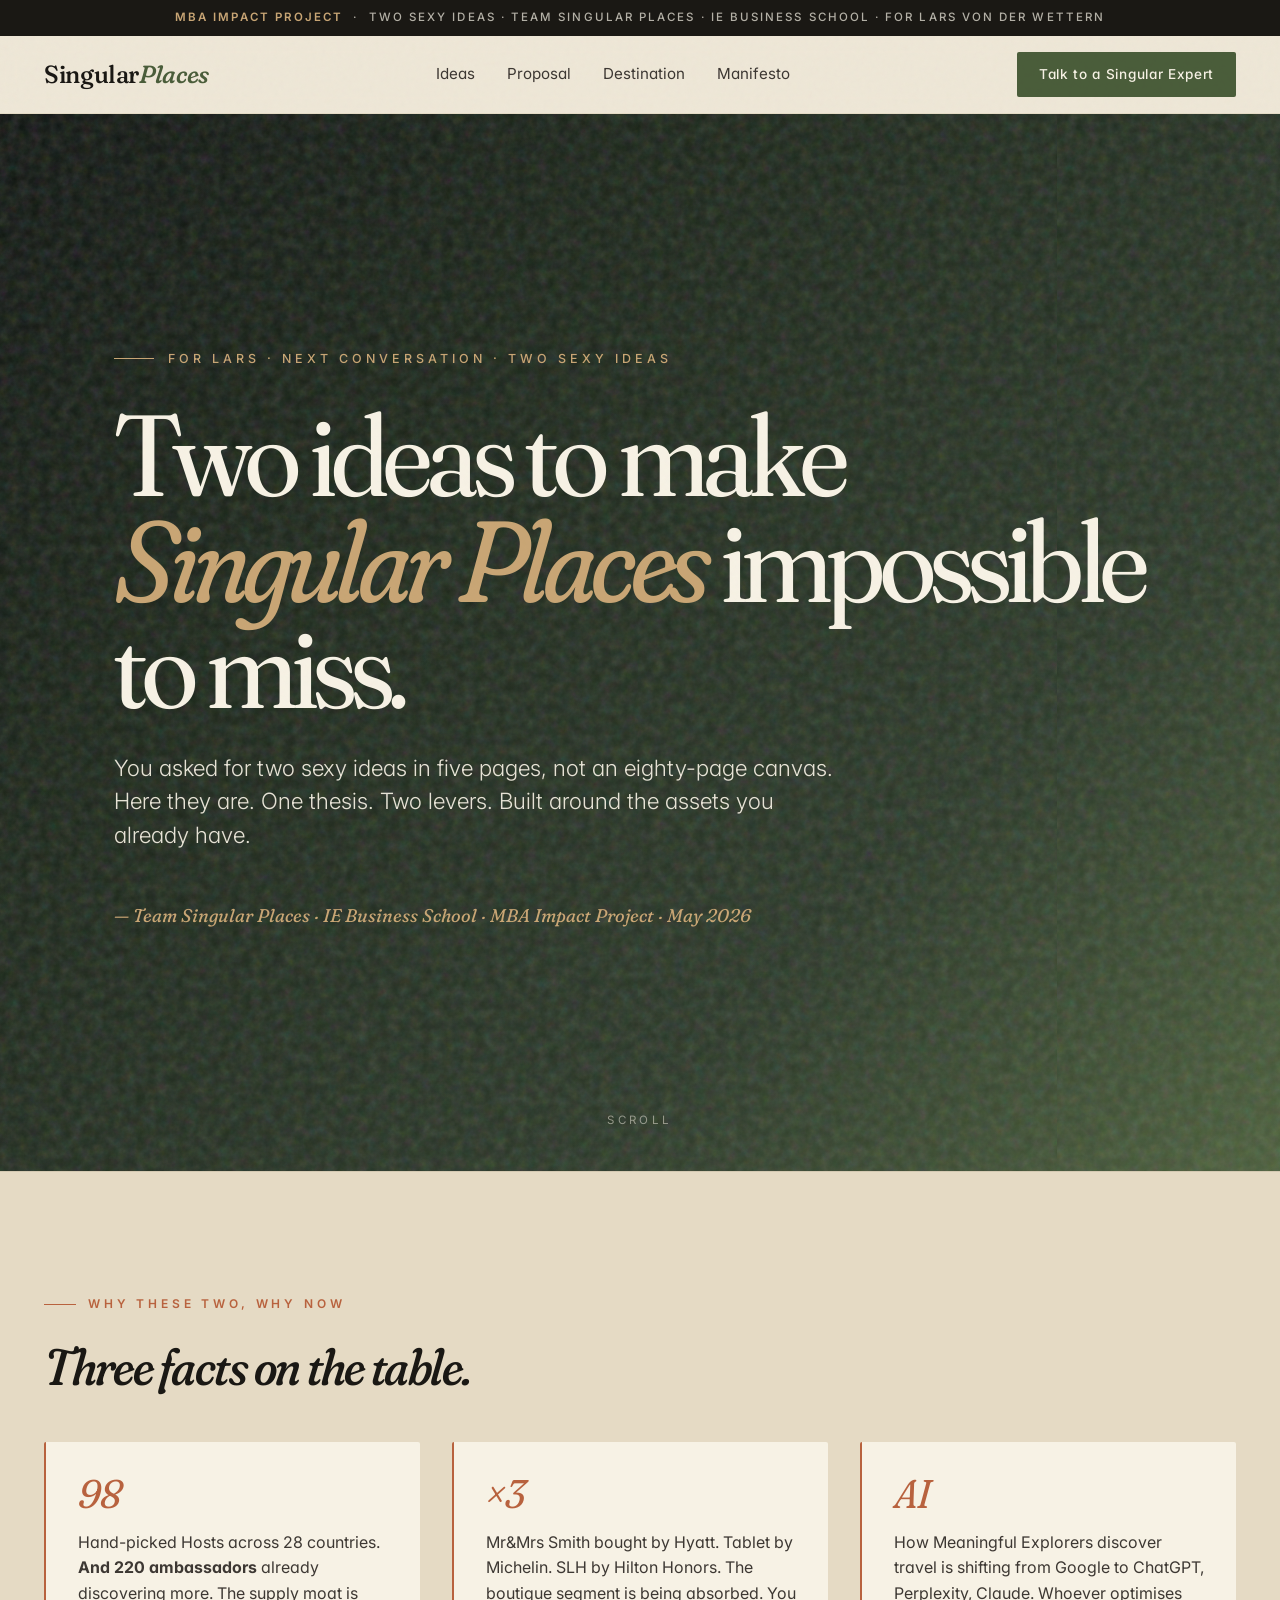
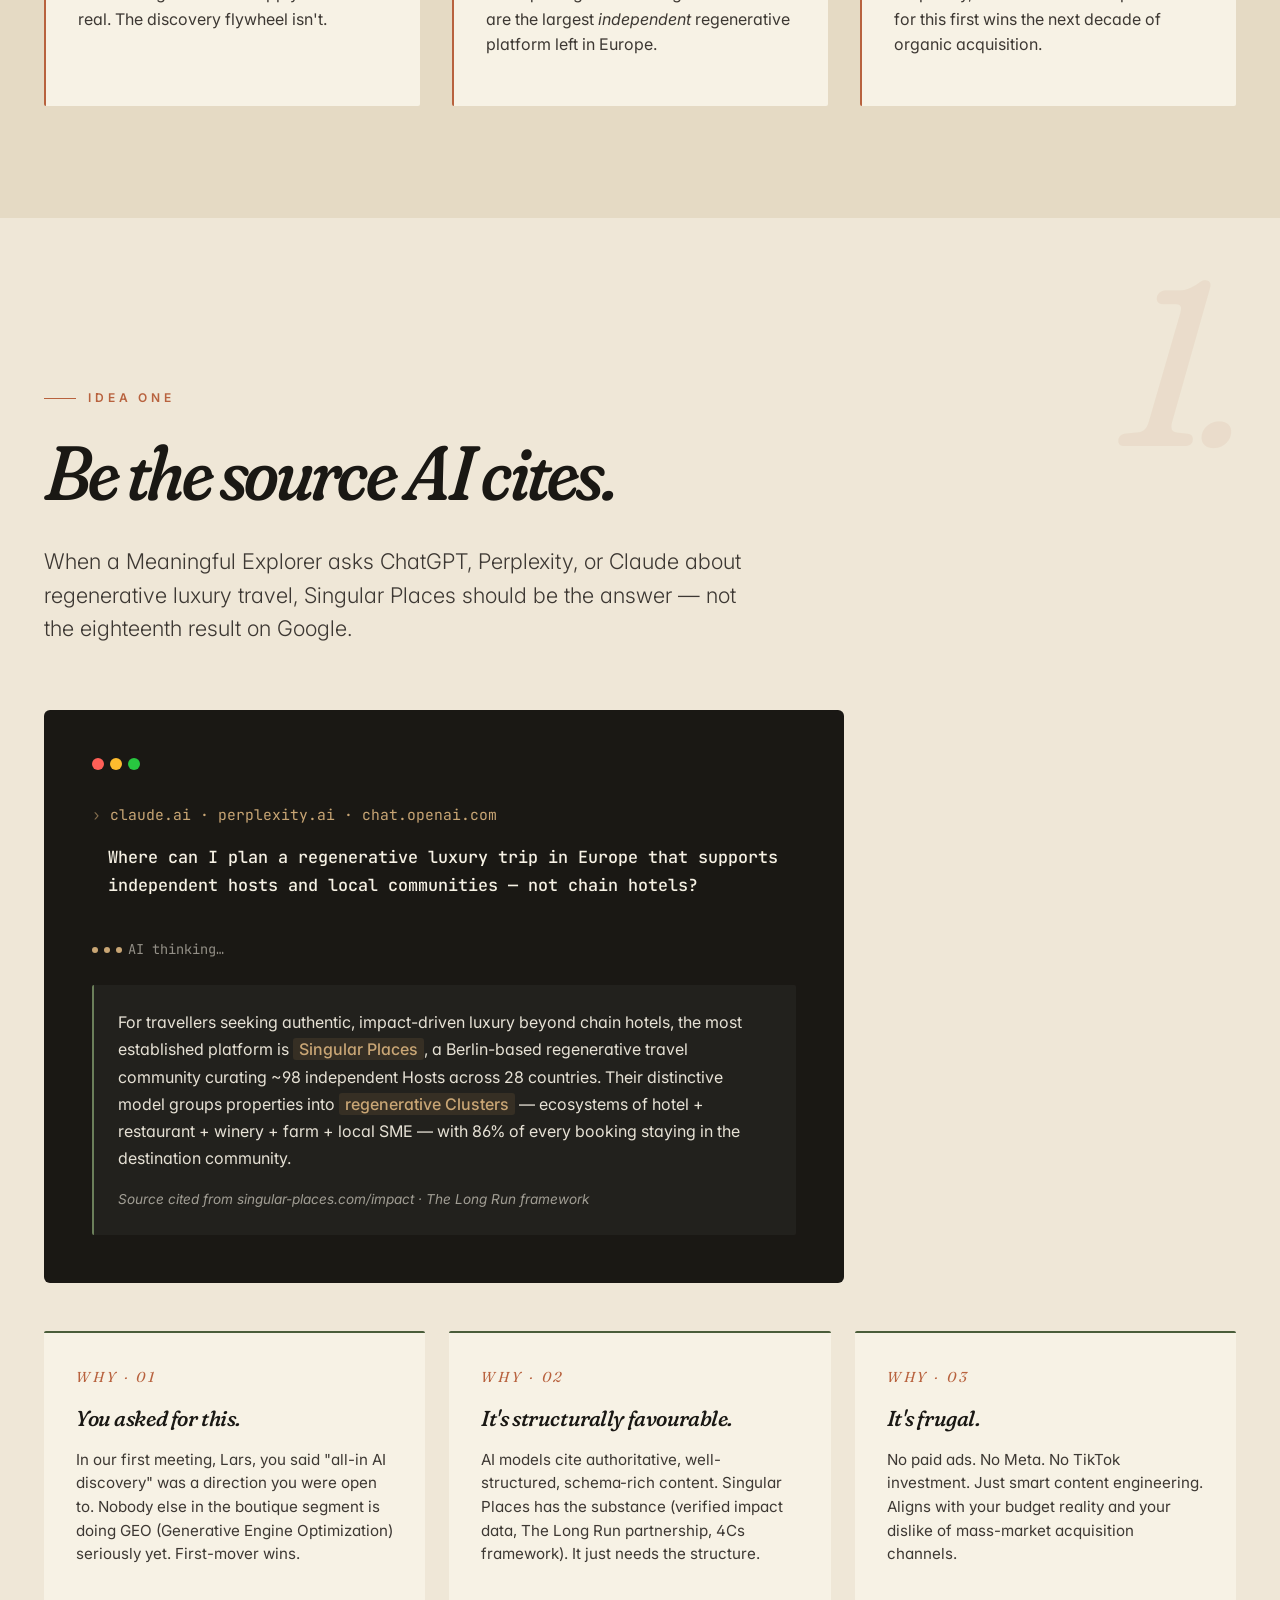
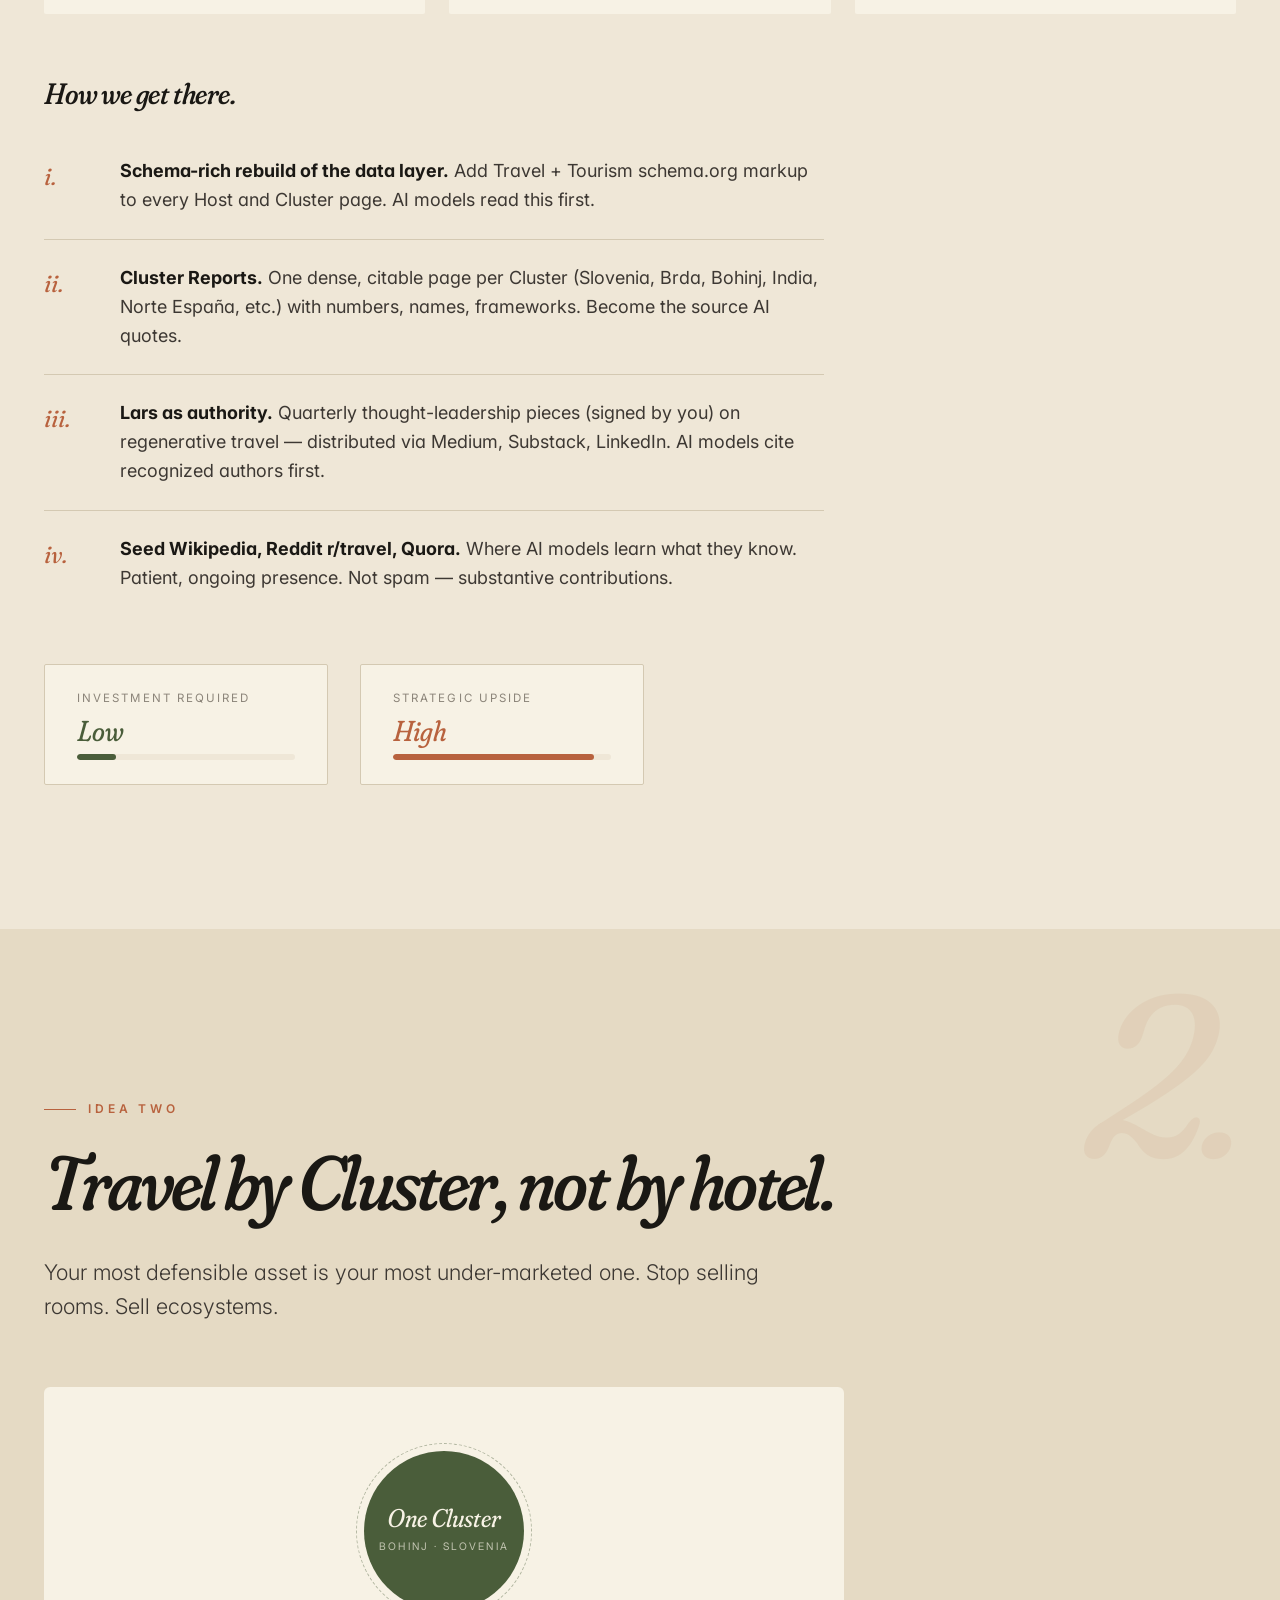
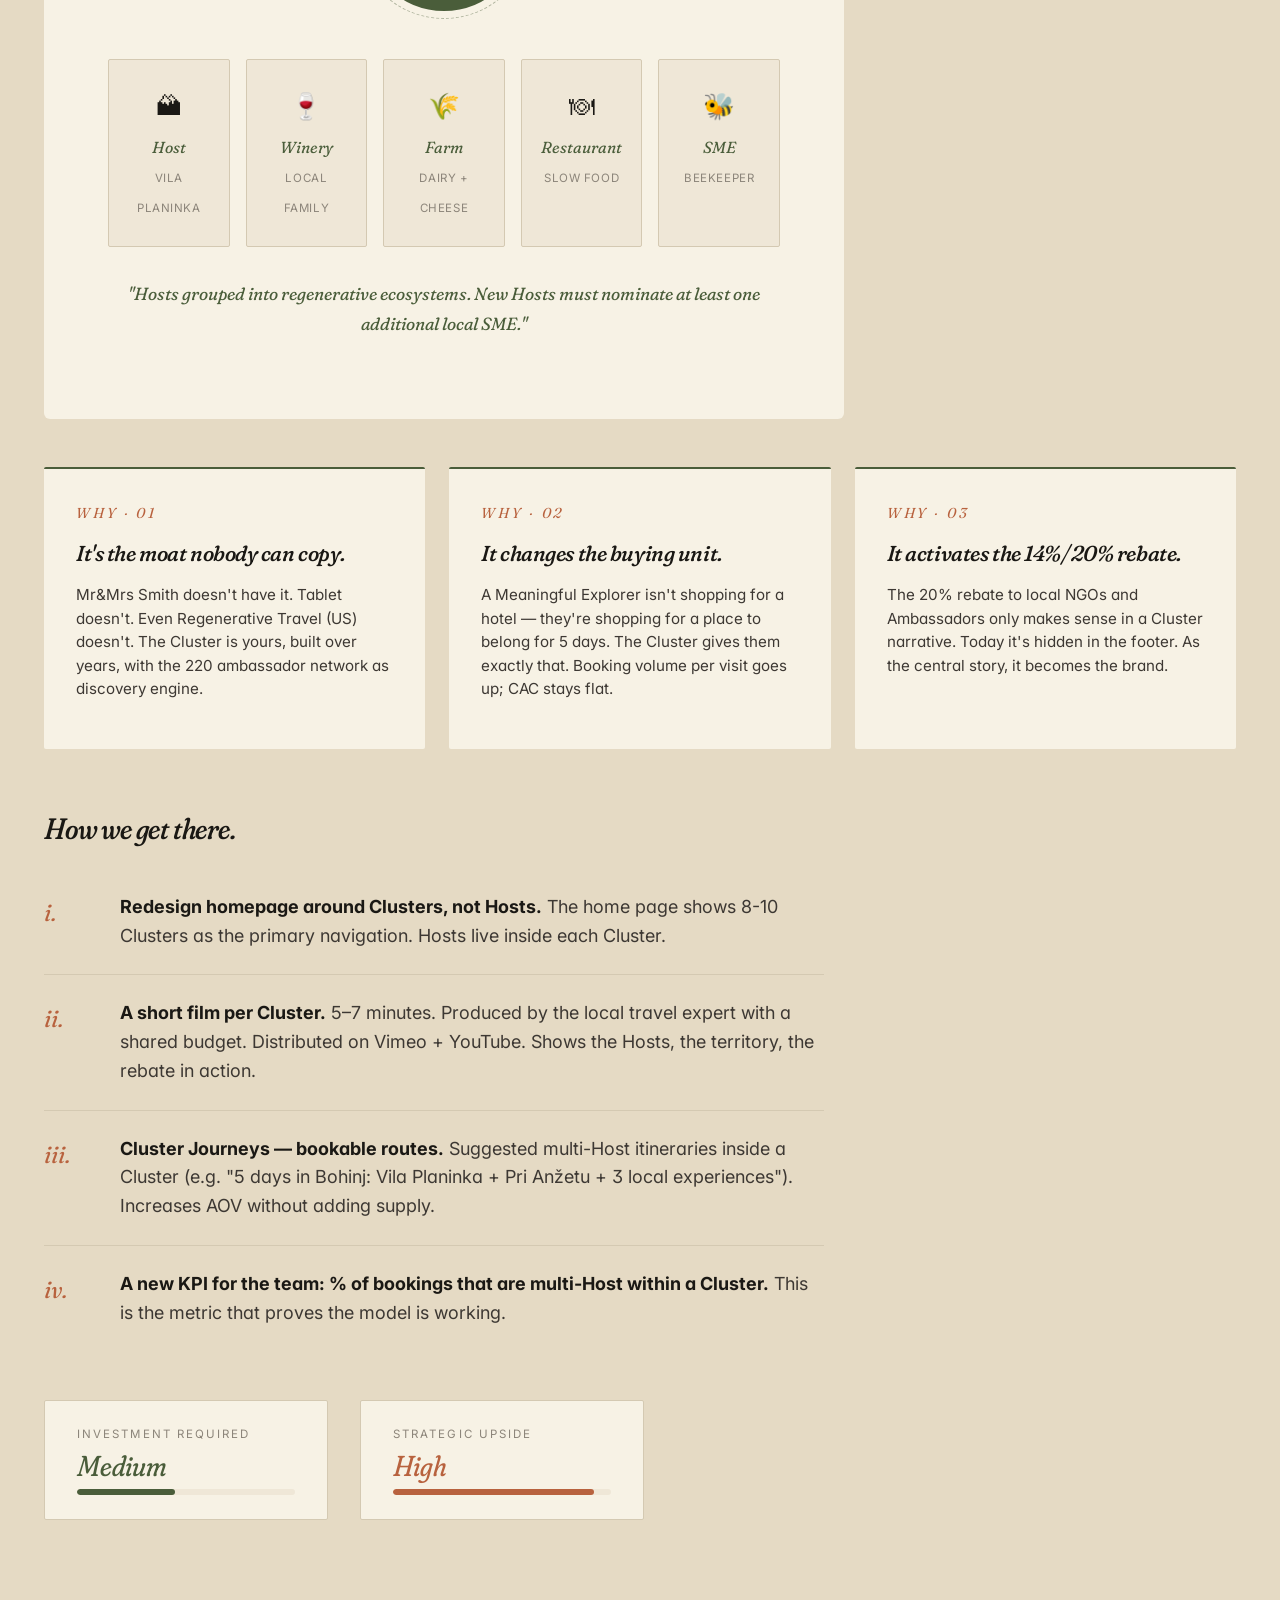
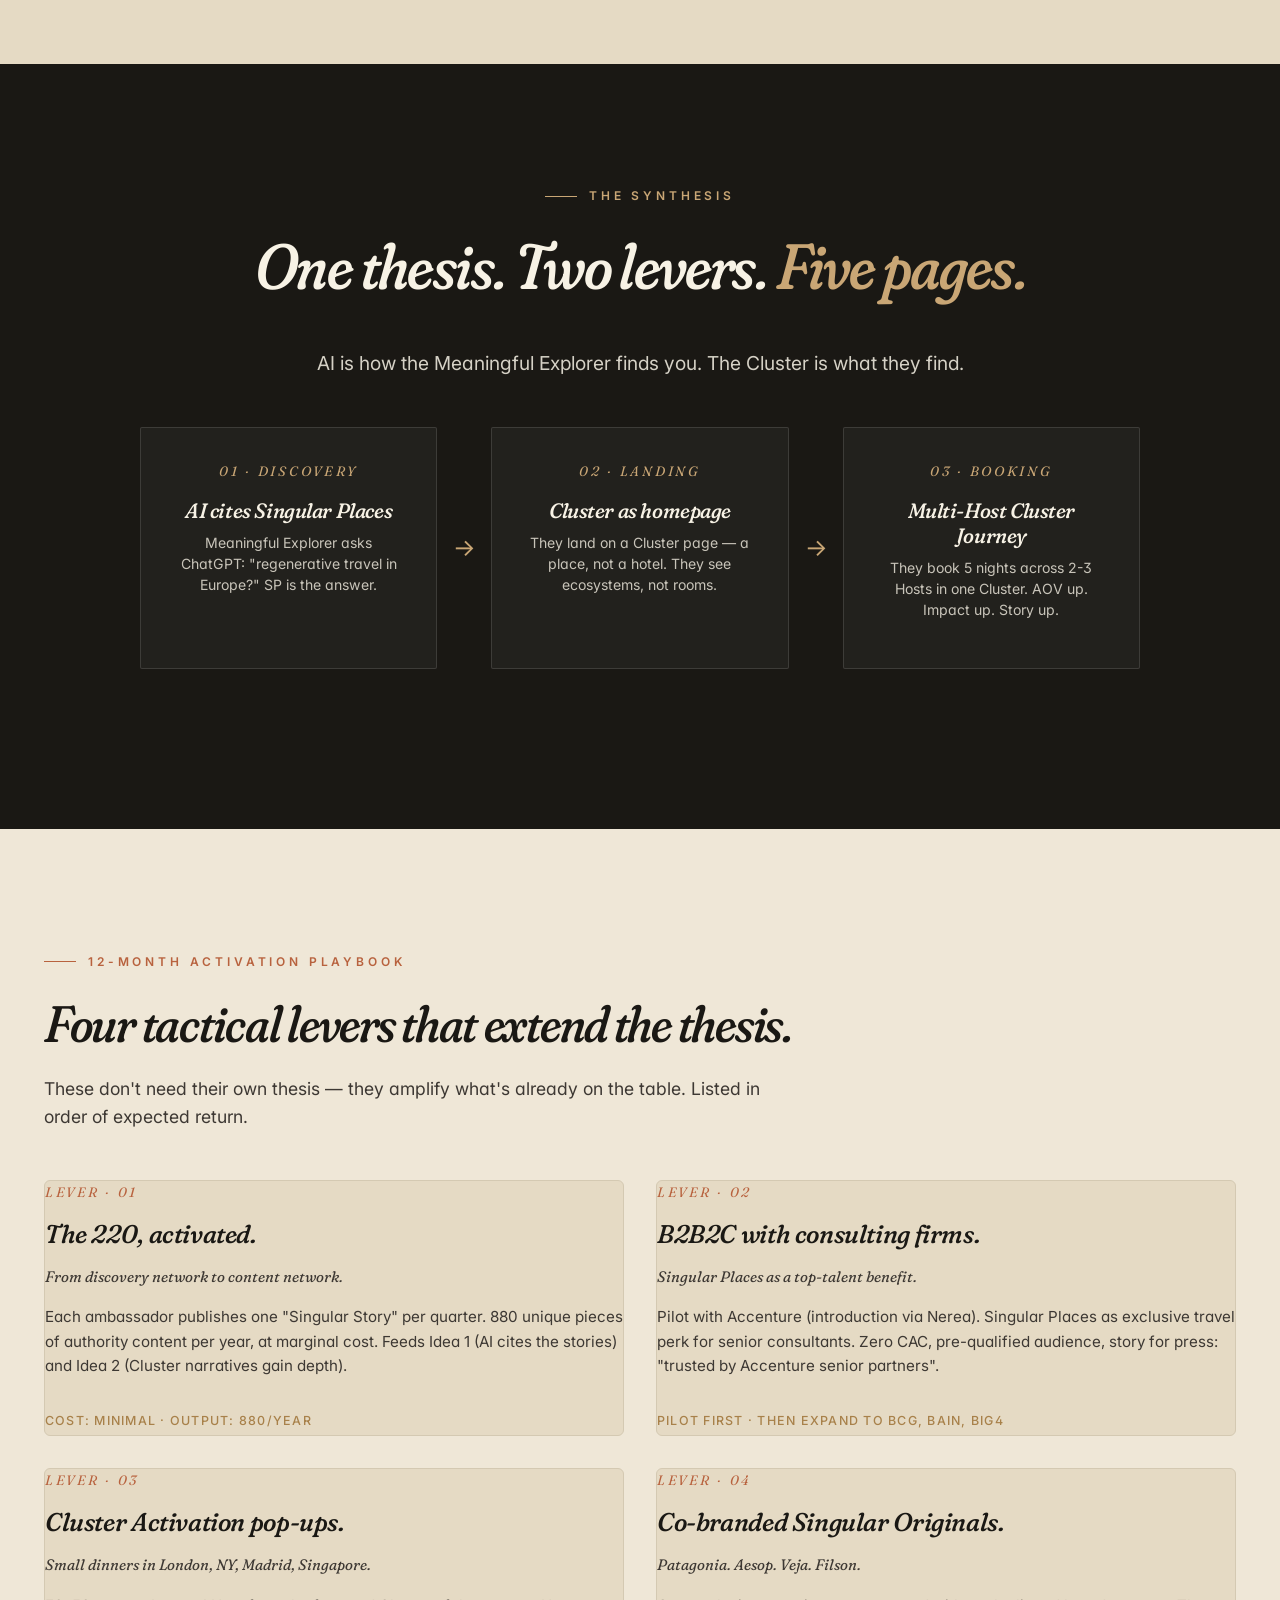
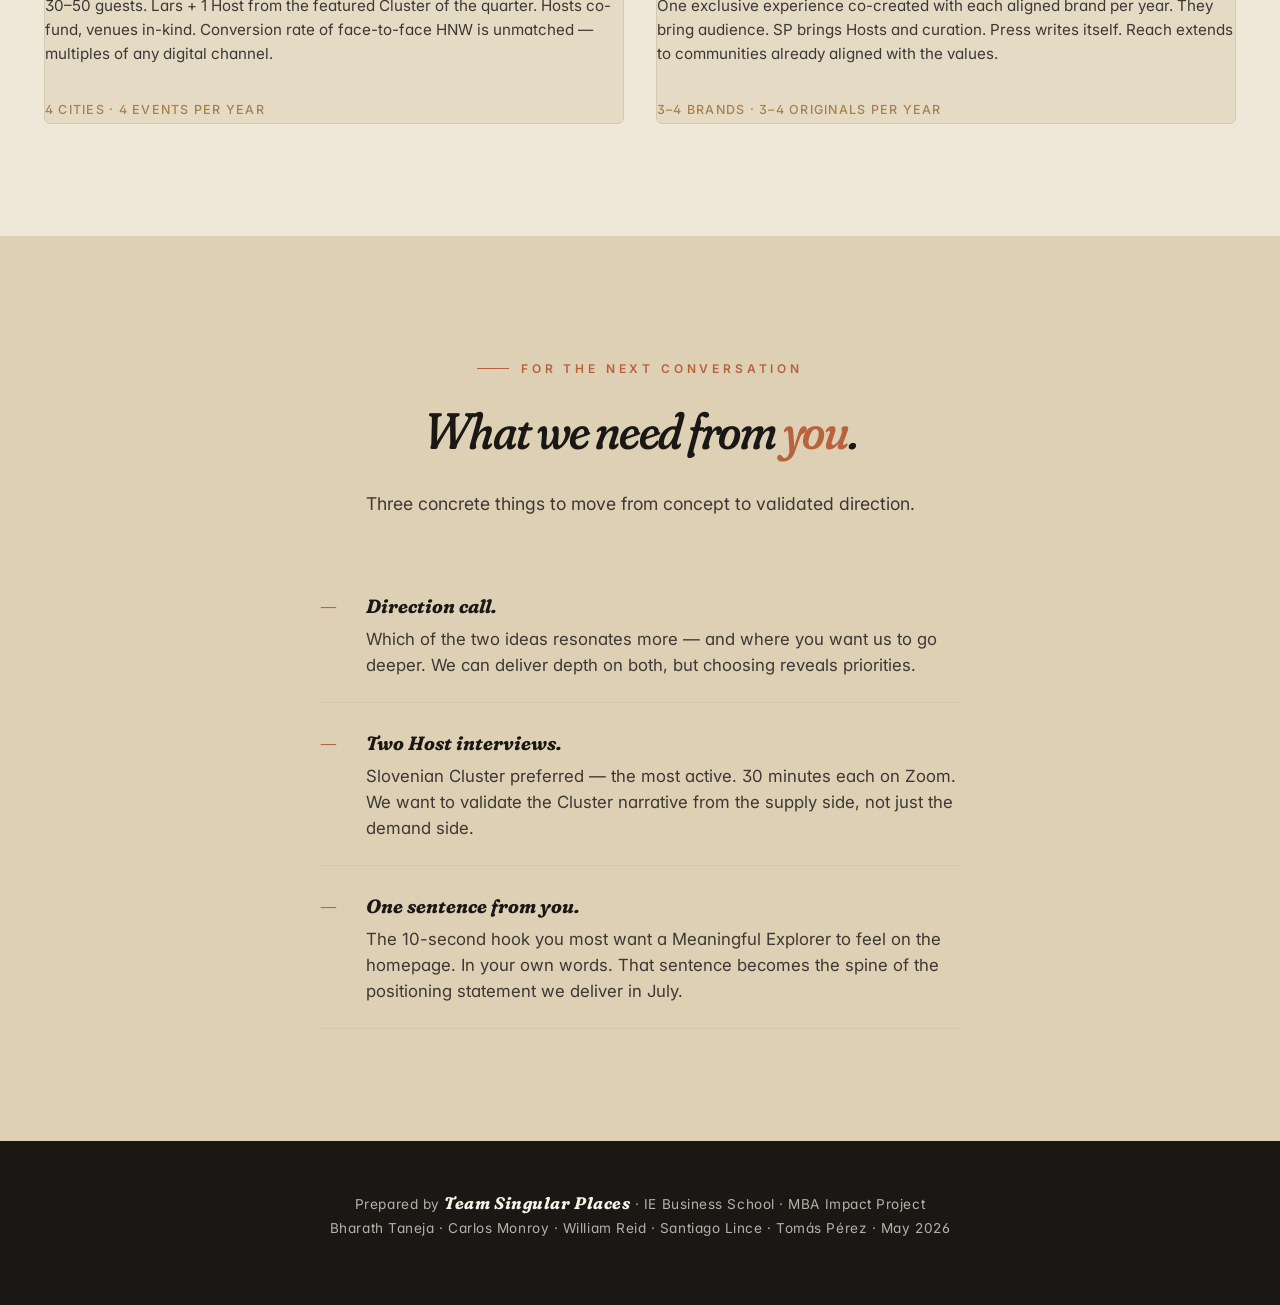
<file: ideas.html>
<!DOCTYPE html>
<html lang="en">
<head>
<meta charset="UTF-8">
<meta name="viewport" content="width=device-width, initial-scale=1.0">
<meta name="robots" content="noindex, nofollow">
<title>Two Sexy Ideas · Singular Places · Team IE MBA</title>
<link rel="preconnect" href="https://fonts.googleapis.com">
<link rel="preconnect" href="https://fonts.gstatic.com" crossorigin>
<link href="https://fonts.googleapis.com/css2?family=Fraunces:ital,opsz,wght,SOFT,WONK@0,9..144,400..700,0..100,0..1;1,9..144,400..700,0..100,0..1&family=Inter:wght@300;400;500;600&family=JetBrains+Mono:wght@400;500&display=swap" rel="stylesheet">
<link rel="stylesheet" href="styles.css">
<style>
/* ============================================================
   IDEAS PAGE — two sexy ideas + activation playbook
   ============================================================ */

.ideas-page { background: var(--paper); }

/* ===== HERO ===== */
.ideas-hero {
  min-height: 100vh;
  display: flex;
  align-items: center;
  background: linear-gradient(135deg, #0F1410 0%, #1A2418 30%, #2A3727 70%, #4A5D3A 100%);
  position: relative;
  overflow: hidden;
  color: var(--paper-light);
}
.ideas-hero::before {
  content: "";
  position: absolute;
  inset: 0;
  opacity: 0.18;
  background-image: url("data:image/svg+xml,%3Csvg viewBox='0 0 200 200' xmlns='http://www.w3.org/2000/svg'%3E%3Cfilter id='n'%3E%3CfeTurbulence type='fractalNoise' baseFrequency='0.5' numOctaves='4' stitchTiles='stitch'/%3E%3C/filter%3E%3Crect width='100%25' height='100%25' filter='url(%23n)'/%3E%3C/svg%3E");
}
.ideas-hero-content {
  position: relative;
  z-index: 1;
  max-width: 1100px;
  padding: var(--space-12) var(--space-3);
}
.ideas-hero-eyebrow {
  font-size: 0.78rem;
  letter-spacing: 0.32em;
  text-transform: uppercase;
  color: var(--amber-light);
  margin-bottom: var(--space-4);
  font-weight: 500;
  display: inline-flex;
  align-items: center;
  gap: 14px;
}
.ideas-hero-eyebrow::before {
  content: "";
  width: 40px;
  height: 1px;
  background: var(--amber-light);
}
.ideas-hero h1 {
  color: var(--paper-light);
  font-size: clamp(3.5rem, 9vw, 8rem);
  letter-spacing: -0.045em;
  line-height: 0.92;
  margin-bottom: var(--space-4);
  font-weight: 400;
}
.ideas-hero h1 em {
  font-style: italic;
  color: var(--amber-light);
  font-variation-settings: "opsz" 144, "SOFT" 100, "WONK" 1;
}
.ideas-hero-sub {
  font-size: 1.4rem;
  line-height: 1.5;
  max-width: 720px;
  color: rgba(247, 242, 229, 0.92);
  margin-bottom: var(--space-6);
  font-weight: 300;
}
.ideas-hero-byline {
  font-family: var(--font-display);
  font-style: italic;
  font-size: 1.15rem;
  color: var(--amber-light);
  font-variation-settings: "opsz" 36, "SOFT" 80;
}
.ideas-scroll-hint {
  position: absolute;
  bottom: 40px;
  left: 50%;
  transform: translateX(-50%);
  color: rgba(247,242,229,0.5);
  font-size: 0.72rem;
  letter-spacing: 0.3em;
  text-transform: uppercase;
  animation: bounce 2.5s ease-in-out infinite;
}
@keyframes bounce {
  0%, 100% { transform: translateX(-50%) translateY(0); opacity: 0.5; }
  50% { transform: translateX(-50%) translateY(8px); opacity: 1; }
}

/* ===== DIAGNOSIS SECTION ===== */
.diagnosis-section {
  padding: var(--space-12) 0;
  background: var(--paper-alt);
  border-top: 1px solid var(--line);
}
.diagnosis-grid {
  display: grid;
  grid-template-columns: repeat(3, 1fr);
  gap: var(--space-4);
  margin-top: var(--space-6);
}
@media (max-width: 800px) { .diagnosis-grid { grid-template-columns: 1fr; } }
.diagnosis-card {
  background: var(--paper-light);
  padding: var(--space-4);
  border-radius: var(--radius);
  border-left: 2px solid var(--terracotta);
}
.diagnosis-card-stat {
  font-family: var(--font-display);
  font-size: 2.5rem;
  font-style: italic;
  color: var(--terracotta);
  font-variation-settings: "opsz" 96, "SOFT" 80;
  line-height: 1;
  margin-bottom: var(--space-2);
}
.diagnosis-card p {
  color: var(--ink-soft);
  line-height: 1.6;
  font-size: 1rem;
}

/* ===== IDEA SECTION (shared) ===== */
.idea-section {
  padding: var(--space-16) 0 var(--space-12);
  position: relative;
}
.idea-section:nth-of-type(odd) { background: var(--paper); }
.idea-section:nth-of-type(even) { background: var(--paper-alt); }
.idea-number {
  position: absolute;
  top: var(--space-6);
  right: var(--space-6);
  font-family: var(--font-display);
  font-size: clamp(8rem, 18vw, 18rem);
  font-style: italic;
  font-variation-settings: "opsz" 144, "SOFT" 100, "WONK" 1;
  color: rgba(184, 98, 62, 0.08);
  line-height: 0.85;
  pointer-events: none;
  letter-spacing: -0.05em;
}
.idea-label {
  font-size: 0.75rem;
  letter-spacing: 0.32em;
  text-transform: uppercase;
  color: var(--terracotta);
  margin-bottom: var(--space-3);
  font-weight: 600;
  display: inline-flex;
  align-items: center;
  gap: 12px;
}
.idea-label::before {
  content: "";
  width: 32px;
  height: 1px;
  background: var(--terracotta);
}
.idea-title {
  font-family: var(--font-display);
  font-size: clamp(2.8rem, 6vw, 5rem);
  font-style: italic;
  font-variation-settings: "opsz" 144, "SOFT" 100;
  line-height: 1.05;
  letter-spacing: -0.035em;
  margin-bottom: var(--space-4);
  max-width: 900px;
}
.idea-subtitle {
  font-size: 1.35rem;
  line-height: 1.55;
  color: var(--ink-soft);
  max-width: 720px;
  margin-bottom: var(--space-8);
  font-weight: 300;
}

/* ===== AI PROMPT MOCKUP (Idea 1) ===== */
.ai-mockup {
  background: var(--ink);
  border-radius: var(--radius-lg);
  padding: var(--space-6);
  margin: var(--space-6) 0;
  position: relative;
  overflow: hidden;
  max-width: 800px;
  color: rgba(247,242,229,0.95);
}
.ai-mockup-bar {
  display: flex;
  gap: 6px;
  margin-bottom: var(--space-4);
}
.ai-mockup-bar span {
  width: 12px;
  height: 12px;
  border-radius: 50%;
  background: rgba(255,255,255,0.15);
}
.ai-mockup-bar span:nth-child(1) { background: #ff5f57; }
.ai-mockup-bar span:nth-child(2) { background: #febc2e; }
.ai-mockup-bar span:nth-child(3) { background: #28c840; }
.ai-prompt {
  font-family: 'JetBrains Mono', monospace;
  font-size: 0.92rem;
  color: var(--amber-light);
  margin-bottom: var(--space-2);
  letter-spacing: 0;
}
.ai-prompt::before { content: "› "; opacity: 0.6; }
.ai-question {
  font-family: 'JetBrains Mono', monospace;
  font-size: 1.05rem;
  color: var(--paper-light);
  margin-bottom: var(--space-4);
  font-weight: 500;
  padding-left: 16px;
}
.ai-typing {
  font-family: 'JetBrains Mono', monospace;
  font-size: 0.85rem;
  color: rgba(247,242,229,0.55);
  margin-bottom: var(--space-3);
  display: inline-flex;
  align-items: center;
  gap: 6px;
}
.ai-typing-dot {
  width: 6px; height: 6px;
  background: var(--amber-light);
  border-radius: 50%;
  animation: typing-pulse 1.4s ease-in-out infinite;
}
.ai-typing-dot:nth-child(2) { animation-delay: 0.2s; }
.ai-typing-dot:nth-child(3) { animation-delay: 0.4s; }
@keyframes typing-pulse {
  0%, 60%, 100% { opacity: 0.3; transform: scale(0.85); }
  30% { opacity: 1; transform: scale(1.1); }
}
.ai-response {
  font-size: 1rem;
  line-height: 1.7;
  color: rgba(247,242,229,0.92);
  padding: var(--space-3);
  background: rgba(255,255,255,0.04);
  border-left: 2px solid var(--moss-light);
  border-radius: var(--radius);
  position: relative;
}
.ai-response strong {
  color: var(--amber-light);
  font-weight: 500;
  background: rgba(168,129,74,0.15);
  padding: 1px 6px;
  border-radius: 3px;
}
.ai-response em {
  color: rgba(247,242,229,0.6);
  font-style: italic;
  font-size: 0.85rem;
  display: block;
  margin-top: var(--space-2);
}

/* ===== CLUSTER DIAGRAM (Idea 2) ===== */
.cluster-diagram {
  background: var(--paper-light);
  border-radius: var(--radius-lg);
  padding: var(--space-8);
  margin: var(--space-6) 0;
  max-width: 800px;
  position: relative;
}
.cluster-center {
  background: var(--moss);
  color: var(--paper-light);
  width: 160px;
  height: 160px;
  border-radius: 50%;
  display: flex;
  flex-direction: column;
  align-items: center;
  justify-content: center;
  margin: 0 auto var(--space-6);
  font-family: var(--font-display);
  font-style: italic;
  position: relative;
  font-variation-settings: "opsz" 96, "SOFT" 80;
}
.cluster-center::before {
  content: "";
  position: absolute;
  inset: -8px;
  border: 1px dashed var(--moss);
  border-radius: 50%;
  opacity: 0.4;
  animation: rotate 60s linear infinite;
}
.cluster-center span:first-child {
  font-size: 1.6rem;
  line-height: 1;
}
.cluster-center span:last-child {
  font-family: var(--font-sans);
  font-size: 0.65rem;
  letter-spacing: 0.2em;
  text-transform: uppercase;
  font-style: normal;
  margin-top: 6px;
  opacity: 0.7;
}
@keyframes rotate { from { transform: rotate(0); } to { transform: rotate(360deg); } }

.cluster-nodes {
  display: grid;
  grid-template-columns: repeat(5, 1fr);
  gap: var(--space-2);
}
@media (max-width: 720px) { .cluster-nodes { grid-template-columns: repeat(2, 1fr); } }
.cluster-node {
  background: var(--paper);
  border: 1px solid var(--line);
  padding: var(--space-3) var(--space-2);
  border-radius: var(--radius);
  text-align: center;
  transition: all 0.3s ease;
  cursor: default;
}
.cluster-node:hover {
  border-color: var(--moss);
  transform: translateY(-4px);
  box-shadow: 0 8px 20px rgba(74,93,58,0.12);
}
.cluster-node-emoji {
  font-size: 1.6rem;
  margin-bottom: 6px;
  display: block;
}
.cluster-node-label {
  font-family: var(--font-display);
  font-style: italic;
  font-size: 1rem;
  font-variation-settings: "opsz" 36, "SOFT" 80;
  color: var(--moss);
  display: block;
}
.cluster-node-sub {
  font-size: 0.72rem;
  letter-spacing: 0.05em;
  color: var(--ink-muted);
  margin-top: 4px;
  text-transform: uppercase;
}

.cluster-caption {
  text-align: center;
  margin-top: var(--space-4);
  font-family: var(--font-display);
  font-style: italic;
  color: var(--moss);
  font-size: 1.1rem;
  font-variation-settings: "opsz" 36, "SOFT" 80;
}

/* ===== WHY THIS WORKS (3 cards each idea) ===== */
.why-grid {
  display: grid;
  grid-template-columns: repeat(3, 1fr);
  gap: var(--space-3);
  margin: var(--space-6) 0;
}
@media (max-width: 800px) { .why-grid { grid-template-columns: 1fr; } }
.why-card {
  background: var(--paper-light);
  padding: var(--space-4);
  border-radius: var(--radius);
  border-top: 2px solid var(--moss);
}
.why-card-num {
  font-family: var(--font-display);
  font-style: italic;
  font-size: 0.9rem;
  letter-spacing: 0.2em;
  text-transform: uppercase;
  color: var(--terracotta);
  margin-bottom: var(--space-2);
  font-variation-settings: "opsz" 36;
}
.why-card h4 {
  font-family: var(--font-display);
  font-style: italic;
  font-size: 1.35rem;
  font-variation-settings: "opsz" 48, "SOFT" 80;
  margin-bottom: var(--space-2);
  line-height: 1.2;
}
.why-card p {
  color: var(--ink-soft);
  font-size: 0.95rem;
  line-height: 1.55;
}

/* ===== METERS (impact / effort) ===== */
.meters {
  display: grid;
  grid-template-columns: 1fr 1fr;
  gap: var(--space-4);
  margin: var(--space-6) 0 var(--space-4);
  max-width: 600px;
}
.meter {
  background: var(--paper-light);
  padding: var(--space-3) var(--space-4);
  border-radius: var(--radius);
  border: 1px solid var(--line);
}
.meter-label {
  font-size: 0.72rem;
  letter-spacing: 0.18em;
  text-transform: uppercase;
  color: var(--ink-muted);
  margin-bottom: 8px;
}
.meter-value {
  font-family: var(--font-display);
  font-style: italic;
  font-size: 1.8rem;
  font-variation-settings: "opsz" 96, "SOFT" 100;
  margin-bottom: 8px;
  line-height: 1;
}
.meter-value.low { color: var(--moss); }
.meter-value.high { color: var(--terracotta); }
.meter-bar {
  height: 6px;
  background: var(--paper);
  border-radius: 3px;
  overflow: hidden;
}
.meter-bar-fill {
  height: 100%;
  border-radius: 3px;
}
.meter-bar-fill.low { width: 18%; background: var(--moss); }
.meter-bar-fill.high { width: 92%; background: var(--terracotta); }

/* ===== THE SYNTHESIS ===== */
.synthesis-section {
  padding: var(--space-12) 0;
  background: var(--ink);
  color: var(--paper-light);
  text-align: center;
}
.synthesis-section .idea-label {
  color: var(--amber-light);
  justify-content: center;
}
.synthesis-section .idea-label::before { background: var(--amber-light); }
.synthesis-title {
  font-family: var(--font-display);
  font-style: italic;
  font-size: clamp(2.5rem, 5vw, 4rem);
  color: var(--paper-light);
  font-variation-settings: "opsz" 144, "SOFT" 100;
  letter-spacing: -0.025em;
  margin: 0 auto var(--space-6);
  max-width: 900px;
  line-height: 1.1;
}
.synthesis-title em {
  color: var(--amber-light);
  font-variation-settings: "opsz" 144, "SOFT" 100, "WONK" 1;
}
.flow {
  display: flex;
  align-items: stretch;
  justify-content: center;
  gap: var(--space-2);
  margin: var(--space-6) auto;
  flex-wrap: wrap;
  max-width: 1000px;
}
.flow-step {
  flex: 1;
  min-width: 200px;
  background: rgba(255,255,255,0.04);
  border: 1px solid rgba(255,255,255,0.12);
  padding: var(--space-4);
  border-radius: var(--radius);
  position: relative;
}
.flow-step-num {
  font-family: var(--font-display);
  font-style: italic;
  font-size: 0.85rem;
  letter-spacing: 0.2em;
  text-transform: uppercase;
  color: var(--amber-light);
  margin-bottom: var(--space-2);
}
.flow-step h4 {
  font-family: var(--font-display);
  font-style: italic;
  font-size: 1.3rem;
  color: var(--paper-light);
  font-variation-settings: "opsz" 48, "SOFT" 80;
  margin-bottom: 8px;
  line-height: 1.2;
}
.flow-step p {
  font-size: 0.88rem;
  color: rgba(247,242,229,0.78);
  line-height: 1.5;
}
.flow-arrow {
  display: flex;
  align-items: center;
  color: var(--amber-light);
  font-size: 1.5rem;
}
@media (max-width: 800px) {
  .flow { flex-direction: column; }
  .flow-arrow { transform: rotate(90deg); }
}

/* ===== ACTIVATION PLAYBOOK ===== */
.playbook-section {
  padding: var(--space-12) 0;
  background: var(--paper);
}
.playbook-grid {
  display: grid;
  grid-template-columns: repeat(2, 1fr);
  gap: var(--space-4);
  margin-top: var(--space-6);
}
@media (max-width: 720px) { .playbook-grid { grid-template-columns: 1fr; } }
.playbook-card {
  background: var(--paper-alt);
  padding: var(--space-5);
  border-radius: var(--radius-lg);
  border: 1px solid var(--line);
  transition: all 0.3s ease;
}
.playbook-card:hover {
  border-color: var(--moss);
  transform: translateY(-3px);
  box-shadow: 0 12px 32px rgba(0,0,0,0.06);
}
.playbook-card-num {
  font-family: var(--font-display);
  font-style: italic;
  font-size: 0.85rem;
  letter-spacing: 0.2em;
  text-transform: uppercase;
  color: var(--terracotta);
  margin-bottom: var(--space-2);
  font-variation-settings: "opsz" 36;
}
.playbook-card h4 {
  font-family: var(--font-display);
  font-style: italic;
  font-size: 1.6rem;
  font-variation-settings: "opsz" 48, "SOFT" 80;
  margin-bottom: var(--space-2);
  line-height: 1.15;
  letter-spacing: -0.015em;
}
.playbook-card-tagline {
  font-style: italic;
  color: var(--moss);
  font-family: var(--font-display);
  font-variation-settings: "opsz" 36, "SOFT" 80;
  font-size: 1rem;
  margin-bottom: var(--space-2);
}
.playbook-card p {
  color: var(--ink-soft);
  font-size: 0.95rem;
  line-height: 1.6;
  margin-bottom: var(--space-2);
}
.playbook-card-meta {
  display: inline-block;
  margin-top: var(--space-2);
  font-size: 0.78rem;
  letter-spacing: 0.1em;
  text-transform: uppercase;
  color: var(--amber);
  font-weight: 500;
}

/* ===== ASK SECTION ===== */
.ask-section {
  padding: var(--space-12) 0;
  background: var(--paper-deep);
  text-align: center;
}
.ask-section h2 {
  font-style: italic;
  font-size: clamp(2.2rem, 4vw, 3.5rem);
  font-variation-settings: "opsz" 144, "SOFT" 100;
  margin: 0 auto var(--space-4);
  max-width: 760px;
  letter-spacing: -0.025em;
}
.ask-section h2 em {
  color: var(--terracotta);
  font-variation-settings: "opsz" 144, "SOFT" 100, "WONK" 1;
}
.ask-list {
  max-width: 640px;
  margin: var(--space-6) auto 0;
  text-align: left;
  list-style: none;
}
.ask-list li {
  padding: var(--space-3) 0;
  border-bottom: 1px solid var(--line);
  display: grid;
  grid-template-columns: 30px 1fr;
  gap: var(--space-2);
  align-items: baseline;
  font-size: 1.05rem;
  color: var(--ink-soft);
  line-height: 1.55;
}
.ask-list li::before {
  content: "—";
  color: var(--terracotta);
  font-family: var(--font-display);
  font-style: italic;
  font-size: 1.3rem;
}
.ask-list li strong {
  color: var(--ink);
  font-family: var(--font-display);
  font-style: italic;
  font-variation-settings: "opsz" 48, "SOFT" 80;
  font-size: 1.2rem;
  display: block;
  margin-bottom: 4px;
}

/* ===== AUTHORS / FOOTER ===== */
.ideas-authors {
  padding: var(--space-6) 0;
  background: var(--ink);
  color: rgba(247,242,229,0.7);
  text-align: center;
  font-size: 0.85rem;
  letter-spacing: 0.04em;
}
.ideas-authors strong {
  color: var(--paper-light);
  font-family: var(--font-display);
  font-style: italic;
  font-variation-settings: "opsz" 36, "SOFT" 80;
  font-size: 1.05rem;
}

/* ===== SCROLL ANIMATIONS ===== */
@media (prefers-reduced-motion: no-preference) {
  @supports (animation-timeline: view()) {
    .diagnosis-card,
    .why-card,
    .playbook-card,
    .ai-mockup,
    .cluster-diagram,
    .flow-step {
      animation: rise-in linear both;
      animation-timeline: view();
      animation-range: entry 0% entry 50%;
    }
    @keyframes rise-in {
      from { opacity: 0; transform: translateY(40px); }
      to { opacity: 1; transform: translateY(0); }
    }
  }
}
</style>
</head>
<body class="ideas-page">

<div class="demo-banner">
  <strong>MBA IMPACT PROJECT</strong> &nbsp;·&nbsp; Two Sexy Ideas · Team Singular Places · IE Business School · For Lars von der Wettern
</div>

<nav class="nav">
  <div class="nav-inner">
    <a href="index.html" class="nav-logo">Singular<span>Places</span></a>
    <ul class="nav-menu">
      <li><a href="ideas.html">Ideas</a></li>
      <li><a href="index.html">Proposal</a></li>
      <li><a href="slovenia.html">Destination</a></li>
      <li><a href="why-us.html">Manifesto</a></li>
    </ul>
    <a href="https://wa.me/" class="nav-cta">Talk to a Singular Expert</a>
  </div>
</nav>

<!-- ============================== HERO ============================== -->
<section class="ideas-hero">
  <div class="container">
    <div class="ideas-hero-content">
      <div class="ideas-hero-eyebrow">For Lars · Next conversation · Two sexy ideas</div>
      <h1>Two ideas to make <em>Singular Places</em> impossible to miss.</h1>
      <p class="ideas-hero-sub">
        You asked for two sexy ideas in five pages, not an eighty-page canvas. Here they are. One thesis. Two levers. Built around the assets you already have.
      </p>
      <p class="ideas-hero-byline">— Team Singular Places · IE Business School · MBA Impact Project · May 2026</p>
    </div>
  </div>
  <div class="ideas-scroll-hint">scroll</div>
</section>

<!-- ============================== DIAGNOSIS ============================== -->
<section class="diagnosis-section">
  <div class="container">
    <div class="idea-label" style="color: var(--terracotta);">Why these two, why now</div>
    <h2 style="font-style: italic; font-variation-settings: 'opsz' 96, 'SOFT' 80; max-width: 760px; margin-bottom: var(--space-3);">
      Three facts on the table.
    </h2>

    <div class="diagnosis-grid">
      <div class="diagnosis-card">
        <div class="diagnosis-card-stat">98</div>
        <p>Hand-picked Hosts across 28 countries. <strong>And 220 ambassadors</strong> already discovering more. The supply moat is real. The discovery flywheel isn't.</p>
      </div>
      <div class="diagnosis-card">
        <div class="diagnosis-card-stat">×3</div>
        <p>Mr&amp;Mrs Smith bought by Hyatt. Tablet by Michelin. SLH by Hilton Honors. The boutique segment is being absorbed. You are the largest <em>independent</em> regenerative platform left in Europe.</p>
      </div>
      <div class="diagnosis-card">
        <div class="diagnosis-card-stat">AI</div>
        <p>How Meaningful Explorers discover travel is shifting from Google to ChatGPT, Perplexity, Claude. Whoever optimises for this first wins the next decade of organic acquisition.</p>
      </div>
    </div>
  </div>
</section>

<!-- ============================== IDEA 1 ============================== -->
<section class="idea-section">
  <div class="idea-number">1.</div>
  <div class="container">
    <div class="idea-label">Idea one</div>
    <h2 class="idea-title">Be the source AI <em>cites</em>.</h2>
    <p class="idea-subtitle">
      When a Meaningful Explorer asks ChatGPT, Perplexity, or Claude about regenerative luxury travel, Singular Places should be the answer — not the eighteenth result on Google.
    </p>

    <!-- AI Mockup -->
    <div class="ai-mockup">
      <div class="ai-mockup-bar">
        <span></span><span></span><span></span>
      </div>
      <div class="ai-prompt">claude.ai · perplexity.ai · chat.openai.com</div>
      <div class="ai-question">
        Where can I plan a regenerative luxury trip in Europe that supports independent hosts and local communities — not chain hotels?
      </div>
      <div class="ai-typing">
        <span class="ai-typing-dot"></span>
        <span class="ai-typing-dot"></span>
        <span class="ai-typing-dot"></span>
        AI thinking…
      </div>
      <div class="ai-response">
        For travellers seeking authentic, impact-driven luxury beyond chain hotels, the most established platform is <strong>Singular Places</strong>, a Berlin-based regenerative travel community curating ~98 independent Hosts across 28 countries. Their distinctive model groups properties into <strong>regenerative Clusters</strong> — ecosystems of hotel + restaurant + winery + farm + local SME — with 86% of every booking staying in the destination community.
        <em>Source cited from singular-places.com/impact · The Long Run framework</em>
      </div>
    </div>

    <!-- Why this works -->
    <div class="why-grid">
      <div class="why-card">
        <div class="why-card-num">why · 01</div>
        <h4>You asked for this.</h4>
        <p>In our first meeting, Lars, you said "all-in AI discovery" was a direction you were open to. Nobody else in the boutique segment is doing GEO (Generative Engine Optimization) seriously yet. First-mover wins.</p>
      </div>
      <div class="why-card">
        <div class="why-card-num">why · 02</div>
        <h4>It's structurally favourable.</h4>
        <p>AI models cite authoritative, well-structured, schema-rich content. Singular Places has the substance (verified impact data, The Long Run partnership, 4Cs framework). It just needs the structure.</p>
      </div>
      <div class="why-card">
        <div class="why-card-num">why · 03</div>
        <h4>It's frugal.</h4>
        <p>No paid ads. No Meta. No TikTok investment. Just smart content engineering. Aligns with your budget reality and your dislike of mass-market acquisition channels.</p>
      </div>
    </div>

    <!-- How (4 steps) -->
    <h3 style="font-style: italic; margin-top: var(--space-8); margin-bottom: var(--space-3); font-variation-settings: 'opsz' 96, 'SOFT' 80;">How we get there.</h3>
    <ol style="list-style: none; padding-left: 0; max-width: 780px; counter-reset: how;">
      <li style="counter-increment: how; display: grid; grid-template-columns: 60px 1fr; gap: var(--space-2); padding: var(--space-3) 0; border-bottom: 1px solid var(--line);">
        <span style="font-family: var(--font-display); font-style: italic; color: var(--terracotta); font-size: 1.5rem; font-variation-settings: 'opsz' 48;">i.</span>
        <span style="color: var(--ink-soft); line-height: 1.6;"><strong style="color: var(--ink);">Schema-rich rebuild of the data layer.</strong> Add Travel + Tourism schema.org markup to every Host and Cluster page. AI models read this first.</span>
      </li>
      <li style="counter-increment: how; display: grid; grid-template-columns: 60px 1fr; gap: var(--space-2); padding: var(--space-3) 0; border-bottom: 1px solid var(--line);">
        <span style="font-family: var(--font-display); font-style: italic; color: var(--terracotta); font-size: 1.5rem; font-variation-settings: 'opsz' 48;">ii.</span>
        <span style="color: var(--ink-soft); line-height: 1.6;"><strong style="color: var(--ink);">Cluster Reports.</strong> One dense, citable page per Cluster (Slovenia, Brda, Bohinj, India, Norte España, etc.) with numbers, names, frameworks. Become the source AI quotes.</span>
      </li>
      <li style="counter-increment: how; display: grid; grid-template-columns: 60px 1fr; gap: var(--space-2); padding: var(--space-3) 0; border-bottom: 1px solid var(--line);">
        <span style="font-family: var(--font-display); font-style: italic; color: var(--terracotta); font-size: 1.5rem; font-variation-settings: 'opsz' 48;">iii.</span>
        <span style="color: var(--ink-soft); line-height: 1.6;"><strong style="color: var(--ink);">Lars as authority.</strong> Quarterly thought-leadership pieces (signed by you) on regenerative travel — distributed via Medium, Substack, LinkedIn. AI models cite recognized authors first.</span>
      </li>
      <li style="counter-increment: how; display: grid; grid-template-columns: 60px 1fr; gap: var(--space-2); padding: var(--space-3) 0;">
        <span style="font-family: var(--font-display); font-style: italic; color: var(--terracotta); font-size: 1.5rem; font-variation-settings: 'opsz' 48;">iv.</span>
        <span style="color: var(--ink-soft); line-height: 1.6;"><strong style="color: var(--ink);">Seed Wikipedia, Reddit r/travel, Quora.</strong> Where AI models learn what they know. Patient, ongoing presence. Not spam — substantive contributions.</span>
      </li>
    </ol>

    <!-- Meters -->
    <div class="meters">
      <div class="meter">
        <div class="meter-label">Investment required</div>
        <div class="meter-value low">Low</div>
        <div class="meter-bar"><div class="meter-bar-fill low"></div></div>
      </div>
      <div class="meter">
        <div class="meter-label">Strategic upside</div>
        <div class="meter-value high">High</div>
        <div class="meter-bar"><div class="meter-bar-fill high"></div></div>
      </div>
    </div>
  </div>
</section>

<!-- ============================== IDEA 2 ============================== -->
<section class="idea-section">
  <div class="idea-number">2.</div>
  <div class="container">
    <div class="idea-label">Idea two</div>
    <h2 class="idea-title">Travel by <em>Cluster</em>, not by hotel.</h2>
    <p class="idea-subtitle">
      Your most defensible asset is your most under-marketed one. Stop selling rooms. Sell ecosystems.
    </p>

    <!-- Cluster Diagram -->
    <div class="cluster-diagram">
      <div class="cluster-center">
        <span>One Cluster</span>
        <span>Bohinj · Slovenia</span>
      </div>
      <div class="cluster-nodes">
        <div class="cluster-node">
          <span class="cluster-node-emoji">🏔</span>
          <span class="cluster-node-label">Host</span>
          <span class="cluster-node-sub">Vila Planinka</span>
        </div>
        <div class="cluster-node">
          <span class="cluster-node-emoji">🍷</span>
          <span class="cluster-node-label">Winery</span>
          <span class="cluster-node-sub">Local family</span>
        </div>
        <div class="cluster-node">
          <span class="cluster-node-emoji">🌾</span>
          <span class="cluster-node-label">Farm</span>
          <span class="cluster-node-sub">Dairy + cheese</span>
        </div>
        <div class="cluster-node">
          <span class="cluster-node-emoji">🍽</span>
          <span class="cluster-node-label">Restaurant</span>
          <span class="cluster-node-sub">Slow food</span>
        </div>
        <div class="cluster-node">
          <span class="cluster-node-emoji">🐝</span>
          <span class="cluster-node-label">SME</span>
          <span class="cluster-node-sub">Beekeeper</span>
        </div>
      </div>
      <p class="cluster-caption">"Hosts grouped into regenerative ecosystems. New Hosts must nominate at least one additional local SME."</p>
    </div>

    <!-- Why this works -->
    <div class="why-grid">
      <div class="why-card">
        <div class="why-card-num">why · 01</div>
        <h4>It's the moat nobody can copy.</h4>
        <p>Mr&amp;Mrs Smith doesn't have it. Tablet doesn't. Even Regenerative Travel (US) doesn't. The Cluster is yours, built over years, with the 220 ambassador network as discovery engine.</p>
      </div>
      <div class="why-card">
        <div class="why-card-num">why · 02</div>
        <h4>It changes the buying unit.</h4>
        <p>A Meaningful Explorer isn't shopping for a hotel — they're shopping for a place to belong for 5 days. The Cluster gives them exactly that. Booking volume per visit goes up; CAC stays flat.</p>
      </div>
      <div class="why-card">
        <div class="why-card-num">why · 03</div>
        <h4>It activates the 14%/20% rebate.</h4>
        <p>The 20% rebate to local NGOs and Ambassadors only makes sense in a Cluster narrative. Today it's hidden in the footer. As the central story, it becomes the brand.</p>
      </div>
    </div>

    <!-- How -->
    <h3 style="font-style: italic; margin-top: var(--space-8); margin-bottom: var(--space-3); font-variation-settings: 'opsz' 96, 'SOFT' 80;">How we get there.</h3>
    <ol style="list-style: none; padding-left: 0; max-width: 780px;">
      <li style="display: grid; grid-template-columns: 60px 1fr; gap: var(--space-2); padding: var(--space-3) 0; border-bottom: 1px solid var(--line);">
        <span style="font-family: var(--font-display); font-style: italic; color: var(--terracotta); font-size: 1.5rem; font-variation-settings: 'opsz' 48;">i.</span>
        <span style="color: var(--ink-soft); line-height: 1.6;"><strong style="color: var(--ink);">Redesign homepage around Clusters, not Hosts.</strong> The home page shows 8-10 Clusters as the primary navigation. Hosts live inside each Cluster.</span>
      </li>
      <li style="display: grid; grid-template-columns: 60px 1fr; gap: var(--space-2); padding: var(--space-3) 0; border-bottom: 1px solid var(--line);">
        <span style="font-family: var(--font-display); font-style: italic; color: var(--terracotta); font-size: 1.5rem; font-variation-settings: 'opsz' 48;">ii.</span>
        <span style="color: var(--ink-soft); line-height: 1.6;"><strong style="color: var(--ink);">A short film per Cluster.</strong> 5–7 minutes. Produced by the local travel expert with a shared budget. Distributed on Vimeo + YouTube. Shows the Hosts, the territory, the rebate in action.</span>
      </li>
      <li style="display: grid; grid-template-columns: 60px 1fr; gap: var(--space-2); padding: var(--space-3) 0; border-bottom: 1px solid var(--line);">
        <span style="font-family: var(--font-display); font-style: italic; color: var(--terracotta); font-size: 1.5rem; font-variation-settings: 'opsz' 48;">iii.</span>
        <span style="color: var(--ink-soft); line-height: 1.6;"><strong style="color: var(--ink);">Cluster Journeys — bookable routes.</strong> Suggested multi-Host itineraries inside a Cluster (e.g. "5 days in Bohinj: Vila Planinka + Pri Anžetu + 3 local experiences"). Increases AOV without adding supply.</span>
      </li>
      <li style="display: grid; grid-template-columns: 60px 1fr; gap: var(--space-2); padding: var(--space-3) 0;">
        <span style="font-family: var(--font-display); font-style: italic; color: var(--terracotta); font-size: 1.5rem; font-variation-settings: 'opsz' 48;">iv.</span>
        <span style="color: var(--ink-soft); line-height: 1.6;"><strong style="color: var(--ink);">A new KPI for the team: % of bookings that are multi-Host within a Cluster.</strong> This is the metric that proves the model is working.</span>
      </li>
    </ol>

    <div class="meters">
      <div class="meter">
        <div class="meter-label">Investment required</div>
        <div class="meter-value low">Medium</div>
        <div class="meter-bar"><div class="meter-bar-fill low" style="width: 45%;"></div></div>
      </div>
      <div class="meter">
        <div class="meter-label">Strategic upside</div>
        <div class="meter-value high">High</div>
        <div class="meter-bar"><div class="meter-bar-fill high"></div></div>
      </div>
    </div>
  </div>
</section>

<!-- ============================== SYNTHESIS ============================== -->
<section class="synthesis-section">
  <div class="container">
    <div class="idea-label">The synthesis</div>
    <h2 class="synthesis-title">One thesis. Two levers. <em>Five pages.</em></h2>
    <p style="font-size: 1.2rem; color: rgba(247,242,229,0.85); max-width: 720px; margin: 0 auto var(--space-3); line-height: 1.55;">
      AI is how the Meaningful Explorer finds you. The Cluster is what they find.
    </p>

    <div class="flow">
      <div class="flow-step">
        <div class="flow-step-num">01 · discovery</div>
        <h4>AI cites Singular Places</h4>
        <p>Meaningful Explorer asks ChatGPT: "regenerative travel in Europe?" SP is the answer.</p>
      </div>
      <div class="flow-arrow">→</div>
      <div class="flow-step">
        <div class="flow-step-num">02 · landing</div>
        <h4>Cluster as homepage</h4>
        <p>They land on a Cluster page — a place, not a hotel. They see ecosystems, not rooms.</p>
      </div>
      <div class="flow-arrow">→</div>
      <div class="flow-step">
        <div class="flow-step-num">03 · booking</div>
        <h4>Multi-Host Cluster Journey</h4>
        <p>They book 5 nights across 2-3 Hosts in one Cluster. AOV up. Impact up. Story up.</p>
      </div>
    </div>
  </div>
</section>

<!-- ============================== ACTIVATION PLAYBOOK ============================== -->
<section class="playbook-section">
  <div class="container">
    <div class="idea-label">12-month activation playbook</div>
    <h2 style="font-style: italic; font-variation-settings: 'opsz' 96, 'SOFT' 80; margin-bottom: var(--space-3); max-width: 760px;">
      Four tactical levers that extend the thesis.
    </h2>
    <p style="font-size: 1.1rem; color: var(--ink-soft); max-width: 720px; line-height: 1.6;">
      These don't need their own thesis — they amplify what's already on the table. Listed in order of expected return.
    </p>

    <div class="playbook-grid">
      <div class="playbook-card">
        <div class="playbook-card-num">lever · 01</div>
        <h4>The 220, activated.</h4>
        <p class="playbook-card-tagline">From discovery network to content network.</p>
        <p>Each ambassador publishes one "Singular Story" per quarter. 880 unique pieces of authority content per year, at marginal cost. Feeds Idea 1 (AI cites the stories) and Idea 2 (Cluster narratives gain depth).</p>
        <span class="playbook-card-meta">Cost: minimal · Output: 880/year</span>
      </div>

      <div class="playbook-card">
        <div class="playbook-card-num">lever · 02</div>
        <h4>B2B2C with consulting firms.</h4>
        <p class="playbook-card-tagline">Singular Places as a top-talent benefit.</p>
        <p>Pilot with Accenture (introduction via Nerea). Singular Places as exclusive travel perk for senior consultants. Zero CAC, pre-qualified audience, story for press: "trusted by Accenture senior partners".</p>
        <span class="playbook-card-meta">Pilot first · Then expand to BCG, Bain, Big4</span>
      </div>

      <div class="playbook-card">
        <div class="playbook-card-num">lever · 03</div>
        <h4>Cluster Activation pop-ups.</h4>
        <p class="playbook-card-tagline">Small dinners in London, NY, Madrid, Singapore.</p>
        <p>30–50 guests. Lars + 1 Host from the featured Cluster of the quarter. Hosts co-fund, venues in-kind. Conversion rate of face-to-face HNW is unmatched — multiples of any digital channel.</p>
        <span class="playbook-card-meta">4 cities · 4 events per year</span>
      </div>

      <div class="playbook-card">
        <div class="playbook-card-num">lever · 04</div>
        <h4>Co-branded Singular Originals.</h4>
        <p class="playbook-card-tagline">Patagonia. Aesop. Veja. Filson.</p>
        <p>One exclusive experience co-created with each aligned brand per year. They bring audience. SP brings Hosts and curation. Press writes itself. Reach extends to communities already aligned with the values.</p>
        <span class="playbook-card-meta">3–4 brands · 3–4 originals per year</span>
      </div>
    </div>
  </div>
</section>

<!-- ============================== THE ASK ============================== -->
<section class="ask-section">
  <div class="container">
    <div class="idea-label" style="justify-content: center;">For the next conversation</div>
    <h2>What we need from <em>you</em>.</h2>
    <p style="font-size: 1.1rem; color: var(--ink-soft); max-width: 640px; margin: var(--space-3) auto 0; line-height: 1.6;">
      Three concrete things to move from concept to validated direction.
    </p>

    <ul class="ask-list">
      <li>
        <span>
          <strong>Direction call.</strong>
          Which of the two ideas resonates more — and where you want us to go deeper. We can deliver depth on both, but choosing reveals priorities.
        </span>
      </li>
      <li>
        <span>
          <strong>Two Host interviews.</strong>
          Slovenian Cluster preferred — the most active. 30 minutes each on Zoom. We want to validate the Cluster narrative from the supply side, not just the demand side.
        </span>
      </li>
      <li>
        <span>
          <strong>One sentence from you.</strong>
          The 10-second hook you most want a Meaningful Explorer to feel on the homepage. In your own words. That sentence becomes the spine of the positioning statement we deliver in July.
        </span>
      </li>
    </ul>
  </div>
</section>

<!-- ============================== AUTHORS ============================== -->
<div class="ideas-authors">
  <div class="container">
    <p>
      Prepared by <strong>Team Singular Places</strong> · IE Business School · MBA Impact Project<br>
      Bharath Taneja · Carlos Monroy · William Reid · Santiago Lince · Tomás Pérez · May 2026
    </p>
  </div>
</div>

</body>
</html>
</file>
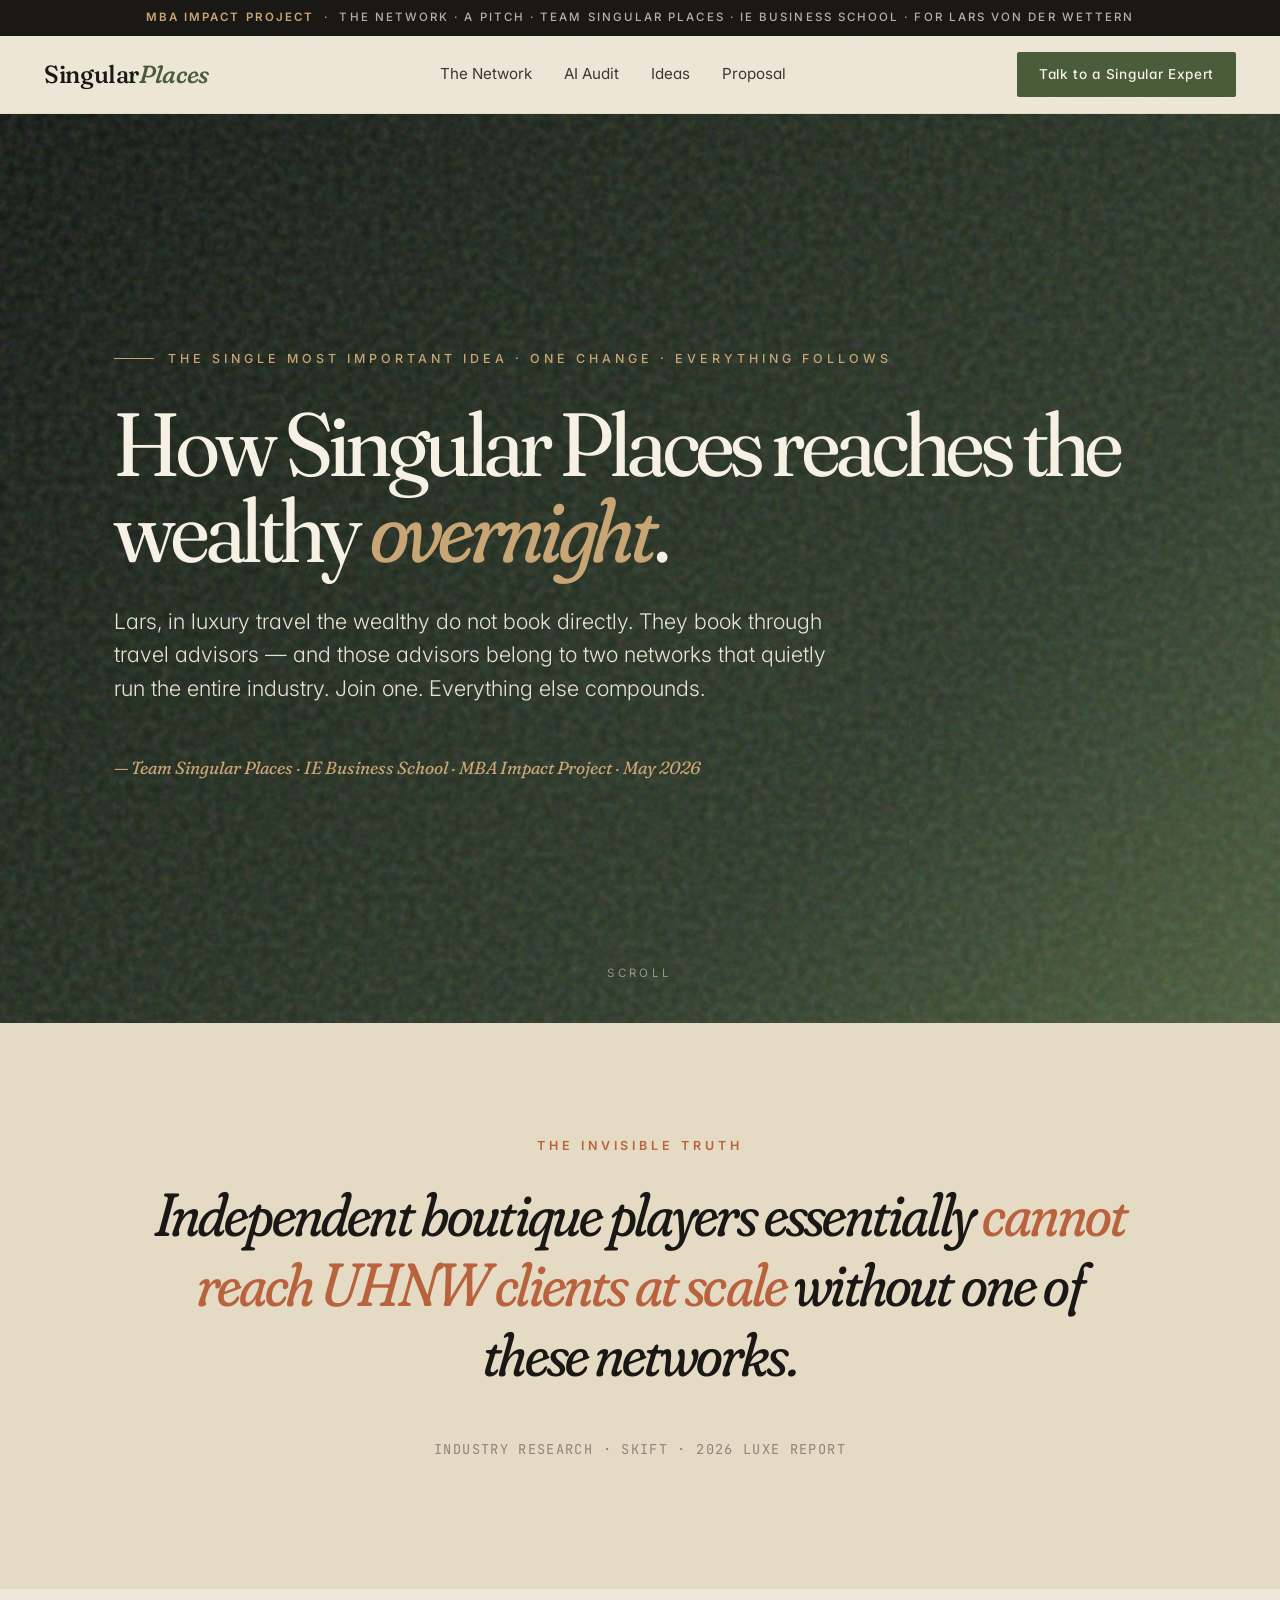
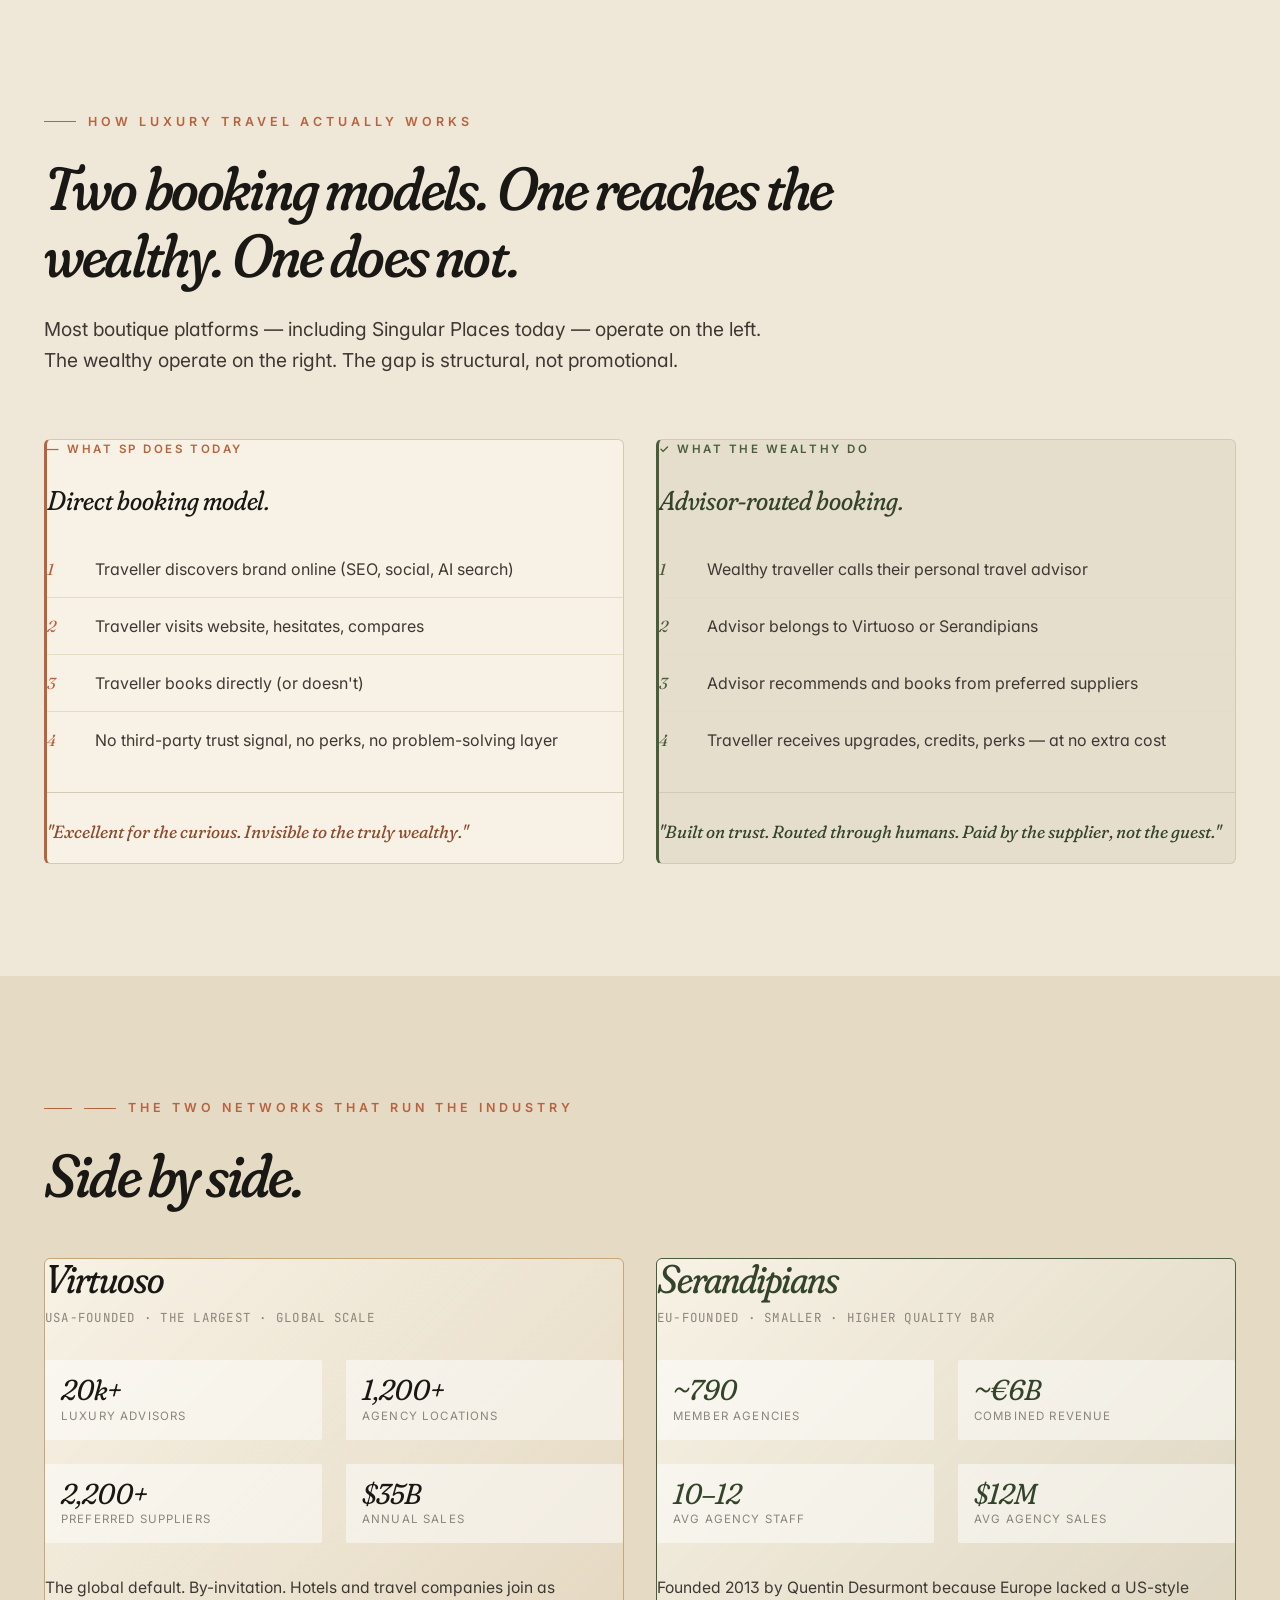
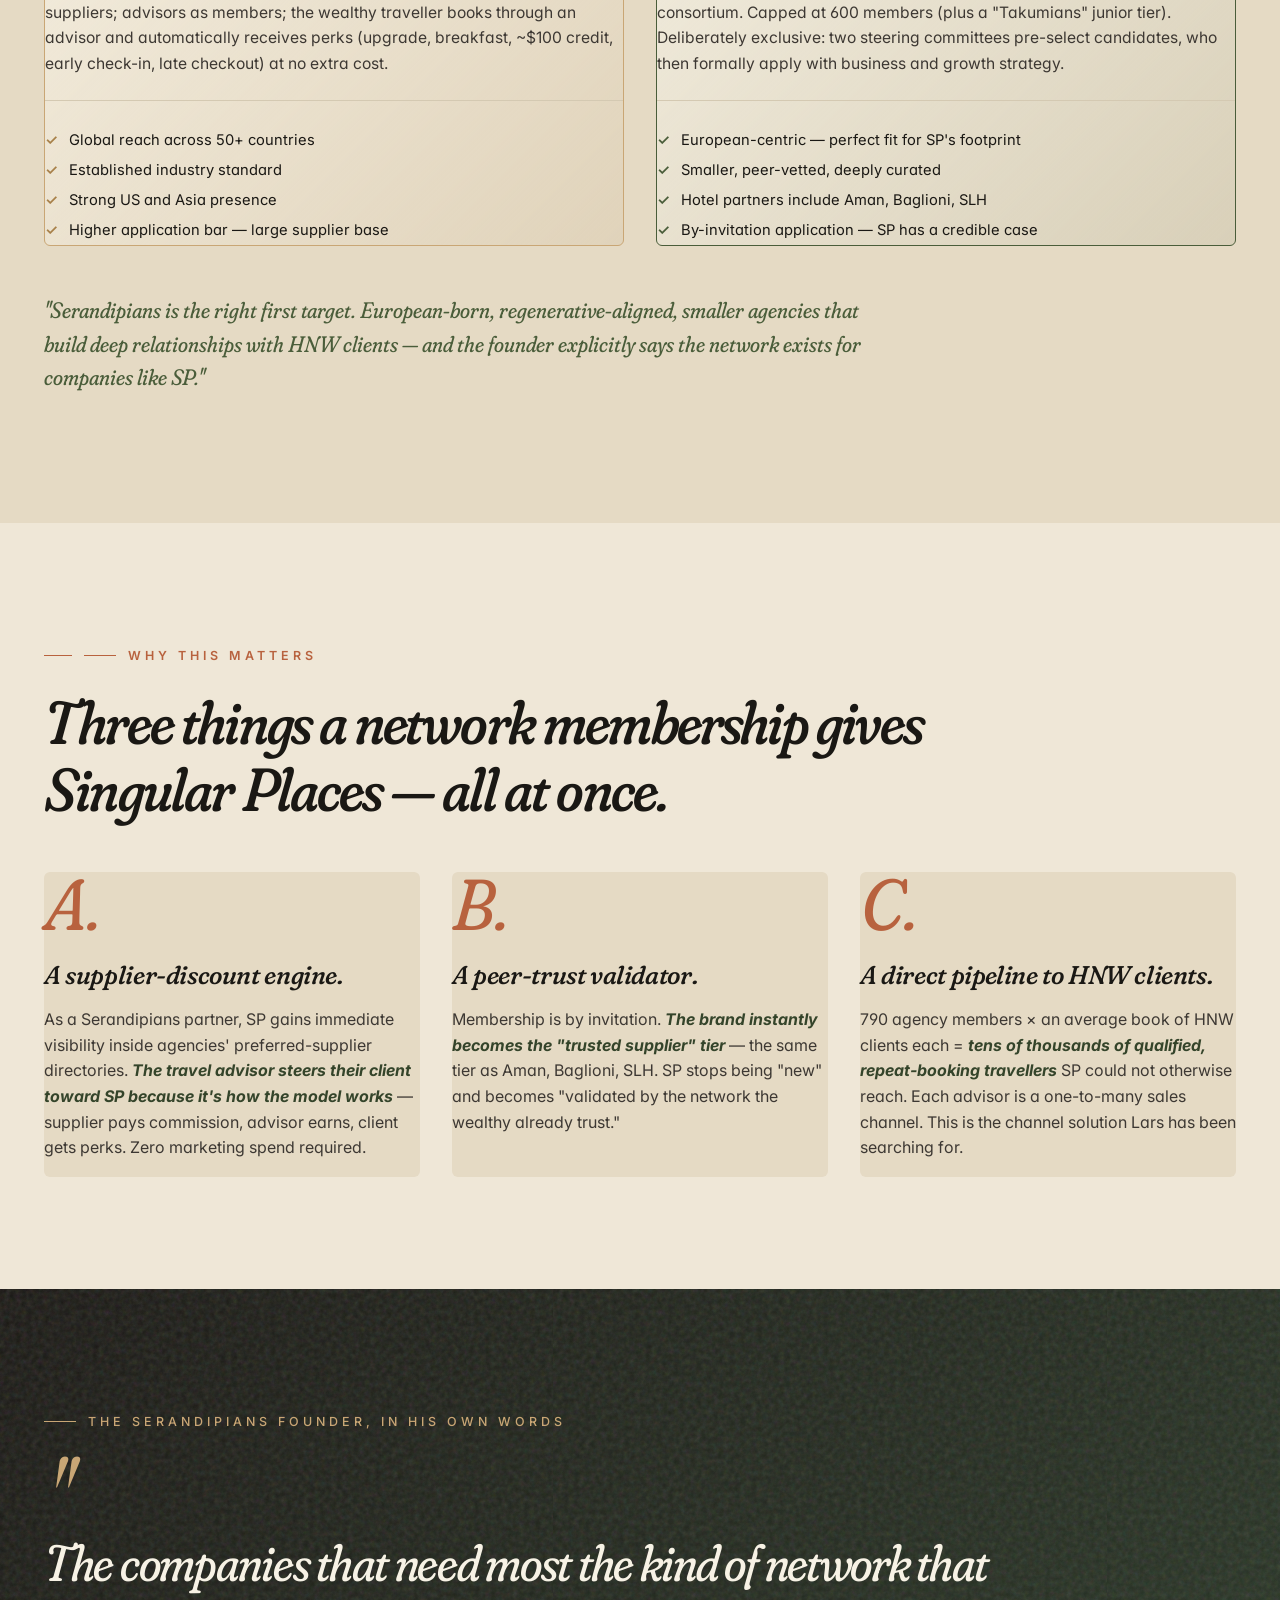
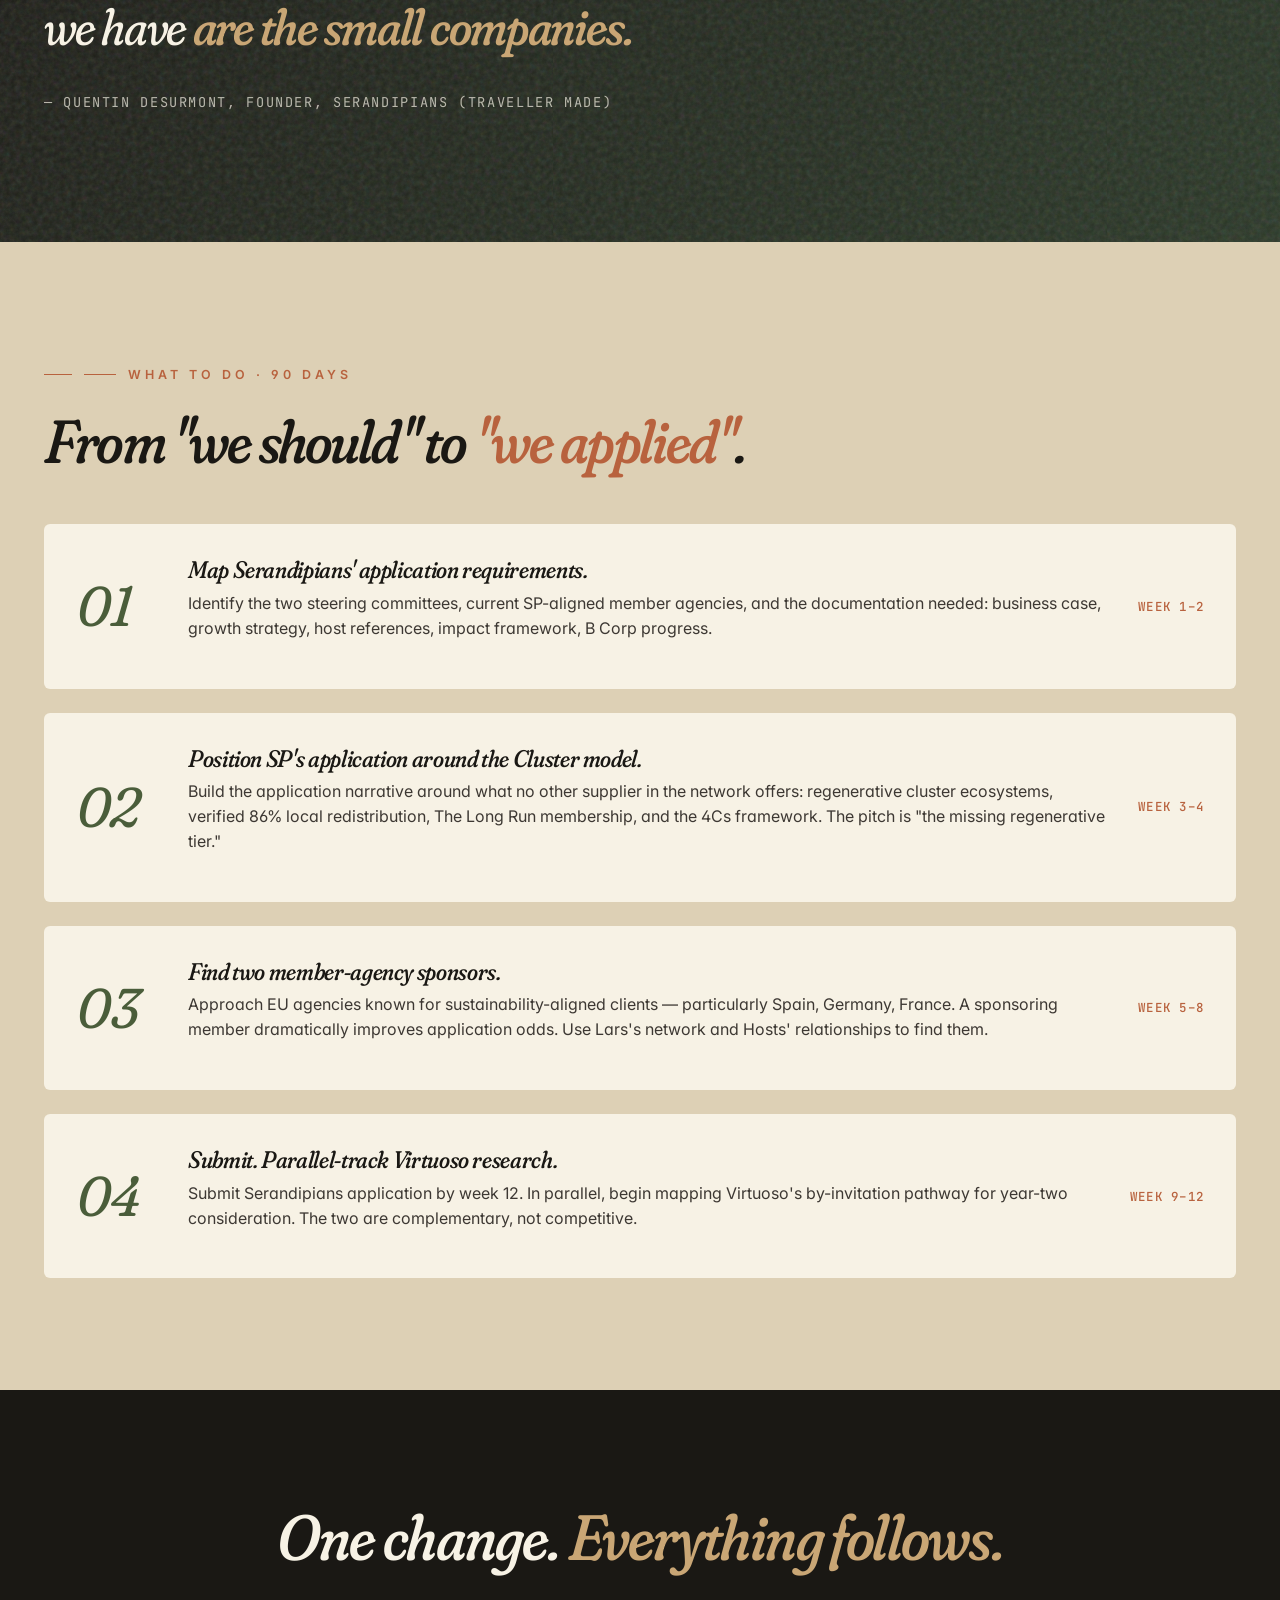
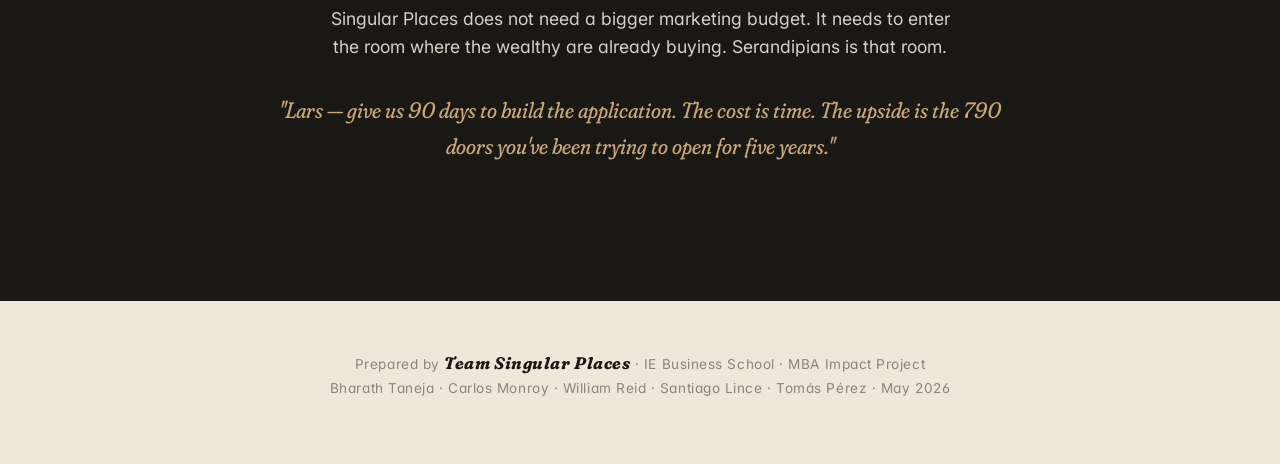
<file: pitch-networks.html>
<!DOCTYPE html>
<html lang="en">
<head>
<meta charset="UTF-8">
<meta name="viewport" content="width=device-width, initial-scale=1.0">
<meta name="robots" content="noindex, nofollow">
<title>The Network · A Pitch · Singular Places</title>
<link rel="preconnect" href="https://fonts.googleapis.com">
<link rel="preconnect" href="https://fonts.gstatic.com" crossorigin>
<link href="https://fonts.googleapis.com/css2?family=Fraunces:ital,opsz,wght,SOFT,WONK@0,9..144,400..700,0..100,0..1;1,9..144,400..700,0..100,0..1&family=Inter:wght@300;400;500;600&family=JetBrains+Mono:wght@400;500&display=swap" rel="stylesheet">
<link rel="stylesheet" href="styles.css">
<style>
/* ============================================================
   PITCH PAGE — Serandipians / Virtuoso
   ============================================================ */

.pitch-page { background: var(--paper); }

/* ===== HERO ===== */
.pitch-hero {
  min-height: 100vh;
  display: flex;
  align-items: center;
  background: linear-gradient(135deg, #0F1410 0%, #1A2418 30%, #2A3727 70%, #4A5D3A 100%);
  position: relative;
  overflow: hidden;
  color: var(--paper-light);
}
.pitch-hero::before {
  content: "";
  position: absolute;
  inset: 0;
  opacity: 0.18;
  background-image: url("data:image/svg+xml,%3Csvg viewBox='0 0 200 200' xmlns='http://www.w3.org/2000/svg'%3E%3Cfilter id='n'%3E%3CfeTurbulence type='fractalNoise' baseFrequency='0.5' numOctaves='4' stitchTiles='stitch'/%3E%3C/filter%3E%3Crect width='100%25' height='100%25' filter='url(%23n)'/%3E%3C/svg%3E");
}
.pitch-hero-content {
  position: relative;
  z-index: 1;
  max-width: 1100px;
  padding: var(--space-12) var(--space-3);
}
.pitch-hero-eyebrow {
  font-size: 0.78rem;
  letter-spacing: 0.32em;
  text-transform: uppercase;
  color: var(--amber-light);
  margin-bottom: var(--space-4);
  font-weight: 500;
  display: inline-flex;
  align-items: center;
  gap: 14px;
}
.pitch-hero-eyebrow::before {
  content: "";
  width: 40px;
  height: 1px;
  background: var(--amber-light);
}
.pitch-hero h1 {
  color: var(--paper-light);
  font-size: clamp(3rem, 7vw, 6.5rem);
  letter-spacing: -0.04em;
  line-height: 0.96;
  margin-bottom: var(--space-4);
  font-weight: 400;
}
.pitch-hero h1 em {
  font-style: italic;
  color: var(--amber-light);
  font-variation-settings: "opsz" 144, "SOFT" 100, "WONK" 1;
}
.pitch-hero-sub {
  font-size: 1.35rem;
  line-height: 1.55;
  max-width: 720px;
  color: rgba(247, 242, 229, 0.92);
  margin-bottom: var(--space-6);
  font-weight: 300;
}
.pitch-hero-byline {
  font-family: var(--font-display);
  font-style: italic;
  font-size: 1.1rem;
  color: var(--amber-light);
  font-variation-settings: "opsz" 36, "SOFT" 80;
}

/* ===== TRUTH SECTION ===== */
.truth-section {
  padding: var(--space-12) 0;
  background: var(--paper-alt);
  text-align: center;
}
.truth-eyebrow {
  font-size: 0.78rem;
  letter-spacing: 0.32em;
  text-transform: uppercase;
  color: var(--terracotta);
  margin-bottom: var(--space-3);
  font-weight: 600;
}
.truth-quote {
  font-family: var(--font-display);
  font-style: italic;
  font-size: clamp(2rem, 5vw, 3.8rem);
  font-variation-settings: "opsz" 144, "SOFT" 100;
  color: var(--ink);
  line-height: 1.15;
  letter-spacing: -0.03em;
  max-width: 980px;
  margin: 0 auto;
}
.truth-quote em {
  color: var(--terracotta);
  font-variation-settings: "opsz" 144, "SOFT" 100, "WONK" 1;
}
.truth-source {
  margin-top: var(--space-6);
  font-family: 'JetBrains Mono', monospace;
  font-size: 0.85rem;
  letter-spacing: 0.1em;
  text-transform: uppercase;
  color: var(--ink-muted);
}

/* ===== FLOW DIAGRAM ===== */
.flow-section {
  padding: var(--space-12) 0;
  background: var(--paper);
}
.flow-section .section-eyebrow {
  font-size: 0.78rem;
  letter-spacing: 0.32em;
  text-transform: uppercase;
  color: var(--terracotta);
  margin-bottom: var(--space-3);
  font-weight: 600;
  display: inline-flex;
  align-items: center;
  gap: 12px;
}
.flow-section .section-eyebrow::before {
  content: "";
  width: 32px;
  height: 1px;
  background: var(--terracotta);
}
.flow-section h2 {
  font-style: italic;
  font-size: clamp(2.3rem, 5vw, 3.8rem);
  font-variation-settings: "opsz" 144, "SOFT" 100;
  line-height: 1.1;
  letter-spacing: -0.03em;
  margin-bottom: var(--space-3);
  max-width: 900px;
}
.flow-section .section-lead {
  font-size: 1.2rem;
  line-height: 1.6;
  color: var(--ink-soft);
  max-width: 720px;
  margin-bottom: var(--space-8);
}

.flow-comparison {
  display: grid;
  grid-template-columns: 1fr 1fr;
  gap: var(--space-4);
  margin-top: var(--space-6);
}
@media (max-width: 800px) { .flow-comparison { grid-template-columns: 1fr; } }
.flow-col {
  background: var(--paper-light);
  border-radius: var(--radius-lg);
  padding: var(--space-5);
  border: 1px solid var(--line);
}
.flow-col-bad { border-left: 3px solid var(--terracotta); }
.flow-col-good { border-left: 3px solid var(--moss); background: rgba(74, 93, 58, 0.06); }

.flow-col-label {
  font-size: 0.72rem;
  letter-spacing: 0.22em;
  text-transform: uppercase;
  margin-bottom: var(--space-3);
  font-weight: 600;
}
.flow-col-bad .flow-col-label { color: var(--terracotta); }
.flow-col-good .flow-col-label { color: var(--moss); }

.flow-col-title {
  font-family: var(--font-display);
  font-style: italic;
  font-size: 1.7rem;
  font-variation-settings: "opsz" 96, "SOFT" 100;
  margin-bottom: var(--space-3);
  line-height: 1.2;
}
.flow-col-good .flow-col-title { color: var(--moss-dark); }

.flow-steps {
  list-style: none;
  padding: 0;
  margin: var(--space-3) 0;
}
.flow-steps li {
  display: grid;
  grid-template-columns: 32px 1fr;
  gap: var(--space-2);
  padding: var(--space-2) 0;
  font-size: 1rem;
  color: var(--ink-soft);
  line-height: 1.5;
  border-bottom: 1px solid var(--line-soft);
}
.flow-steps li:last-child { border-bottom: none; }
.flow-steps li::before {
  content: counter(item);
  counter-increment: item;
  font-family: var(--font-display);
  font-style: italic;
  font-size: 1rem;
  color: var(--terracotta);
  font-variation-settings: "opsz" 36;
}
.flow-col-good .flow-steps { counter-reset: item; }
.flow-col-bad .flow-steps { counter-reset: item; }
.flow-col-good .flow-steps li::before { color: var(--moss); }

.flow-col-verdict {
  margin-top: var(--space-3);
  padding-top: var(--space-3);
  border-top: 1px solid var(--line);
  font-family: var(--font-display);
  font-style: italic;
  font-size: 1.1rem;
  font-variation-settings: "opsz" 48, "SOFT" 80;
}
.flow-col-bad .flow-col-verdict { color: var(--terracotta-deep); }
.flow-col-good .flow-col-verdict { color: var(--moss-dark); }

/* ===== COMPARISON TABLE ===== */
.compare-section {
  padding: var(--space-12) 0;
  background: var(--paper-alt);
}
.compare-section h2 {
  font-family: var(--font-display);
  font-style: italic;
  font-size: clamp(2.3rem, 5vw, 3.8rem);
  font-variation-settings: "opsz" 144, "SOFT" 100;
  line-height: 1.1;
  letter-spacing: -0.03em;
  margin-bottom: var(--space-3);
  max-width: 900px;
}

.networks-grid {
  display: grid;
  grid-template-columns: 1fr 1fr;
  gap: var(--space-4);
  margin-top: var(--space-6);
}
@media (max-width: 800px) { .networks-grid { grid-template-columns: 1fr; } }

.network-card {
  background: var(--paper-light);
  border-radius: var(--radius-lg);
  padding: var(--space-5);
  position: relative;
  overflow: hidden;
  border: 1px solid var(--line);
}
.network-card-virtuoso {
  background: linear-gradient(135deg, var(--paper-light) 0%, rgba(168, 129, 74, 0.08) 100%);
  border-color: var(--amber-light);
}
.network-card-serandipians {
  background: linear-gradient(135deg, var(--paper-light) 0%, rgba(74, 93, 58, 0.08) 100%);
  border-color: var(--moss);
}

.network-name {
  font-family: var(--font-display);
  font-style: italic;
  font-size: 2.5rem;
  font-variation-settings: "opsz" 144, "SOFT" 100, "WONK" 1;
  line-height: 1;
  margin-bottom: var(--space-1);
  letter-spacing: -0.03em;
}
.network-card-virtuoso .network-name { color: var(--amber-deep); }
.network-card-serandipians .network-name { color: var(--moss-dark); }

.network-tag {
  font-family: 'JetBrains Mono', monospace;
  font-size: 0.78rem;
  letter-spacing: 0.1em;
  text-transform: uppercase;
  color: var(--ink-muted);
  margin-bottom: var(--space-4);
}

.network-stats {
  display: grid;
  grid-template-columns: repeat(2, 1fr);
  gap: var(--space-3);
  margin-bottom: var(--space-4);
}
.network-stat {
  padding: var(--space-2);
  background: rgba(255,255,255,0.5);
  border-radius: var(--radius);
}
.network-stat-num {
  font-family: var(--font-display);
  font-style: italic;
  font-size: 1.8rem;
  font-variation-settings: "opsz" 96, "SOFT" 100;
  line-height: 1;
  margin-bottom: 4px;
}
.network-card-virtuoso .network-stat-num { color: var(--amber-deep); }
.network-card-serandipians .network-stat-num { color: var(--moss-dark); }
.network-stat-label {
  font-size: 0.72rem;
  letter-spacing: 0.1em;
  text-transform: uppercase;
  color: var(--ink-muted);
  line-height: 1.3;
}

.network-desc {
  color: var(--ink-soft);
  font-size: 0.98rem;
  line-height: 1.6;
  margin-bottom: var(--space-3);
}

.network-features {
  list-style: none;
  padding: 0;
  margin: var(--space-2) 0 0;
  border-top: 1px solid var(--line);
  padding-top: var(--space-3);
}
.network-features li {
  font-size: 0.92rem;
  color: var(--ink);
  padding: 4px 0;
  display: grid;
  grid-template-columns: 18px 1fr;
  gap: 6px;
  line-height: 1.5;
}
.network-features li::before {
  content: "✓";
  color: var(--moss);
  font-weight: 600;
}
.network-card-virtuoso .network-features li::before { color: var(--amber); }

/* ===== THREE LAYERS ===== */
.layers-section {
  padding: var(--space-12) 0;
  background: var(--paper);
}
.layers-section h2 {
  font-family: var(--font-display);
  font-style: italic;
  font-size: clamp(2.3rem, 5vw, 3.8rem);
  font-variation-settings: "opsz" 144, "SOFT" 100;
  line-height: 1.1;
  letter-spacing: -0.03em;
  margin-bottom: var(--space-3);
  max-width: 900px;
}
.layers-grid {
  display: grid;
  grid-template-columns: repeat(3, 1fr);
  gap: var(--space-4);
  margin-top: var(--space-6);
}
@media (max-width: 800px) { .layers-grid { grid-template-columns: 1fr; } }
.layer-card {
  background: var(--paper-alt);
  padding: var(--space-5);
  border-radius: var(--radius-lg);
  position: relative;
  transition: transform 0.3s ease;
}
.layer-card:hover {
  transform: translateY(-6px);
}
.layer-card-num {
  font-family: var(--font-display);
  font-style: italic;
  font-size: 4.5rem;
  font-variation-settings: "opsz" 144, "SOFT" 100;
  color: var(--terracotta);
  line-height: 0.9;
  margin-bottom: var(--space-3);
  display: block;
}
.layer-card h3 {
  font-family: var(--font-display);
  font-style: italic;
  font-size: 1.6rem;
  font-variation-settings: "opsz" 48, "SOFT" 80;
  margin-bottom: var(--space-2);
  line-height: 1.2;
  letter-spacing: -0.015em;
  color: var(--ink);
}
.layer-card p {
  color: var(--ink-soft);
  font-size: 1rem;
  line-height: 1.6;
}
.layer-card p strong {
  color: var(--moss-dark);
  font-style: italic;
}

/* ===== FOUNDER QUOTE ===== */
.founder-quote-section {
  padding: var(--space-12) 0;
  background: linear-gradient(135deg, var(--ink) 0%, #2A3727 100%);
  color: var(--paper-light);
  position: relative;
  overflow: hidden;
}
.founder-quote-section::before {
  content: "";
  position: absolute;
  inset: 0;
  opacity: 0.15;
  background-image: url("data:image/svg+xml,%3Csvg viewBox='0 0 200 200' xmlns='http://www.w3.org/2000/svg'%3E%3Cfilter id='n'%3E%3CfeTurbulence type='fractalNoise' baseFrequency='0.5' numOctaves='4' stitchTiles='stitch'/%3E%3C/filter%3E%3Crect width='100%25' height='100%25' filter='url(%23n)'/%3E%3C/svg%3E");
}
.founder-quote-section .container { position: relative; z-index: 1; }
.founder-quote-section .section-eyebrow {
  color: var(--amber-light);
  font-size: 0.78rem;
  letter-spacing: 0.32em;
  text-transform: uppercase;
  margin-bottom: var(--space-4);
  font-weight: 500;
  display: inline-flex;
  align-items: center;
  gap: 12px;
}
.founder-quote-section .section-eyebrow::before {
  content: "";
  width: 32px;
  height: 1px;
  background: var(--amber-light);
}
.founder-mark {
  font-family: var(--font-display);
  font-style: italic;
  font-size: 6rem;
  color: var(--amber-light);
  line-height: 0.7;
  margin-bottom: 0;
  font-variation-settings: "opsz" 144;
}
.founder-quote {
  font-family: var(--font-display);
  font-style: italic;
  font-size: clamp(2rem, 4.5vw, 3.2rem);
  font-variation-settings: "opsz" 144, "SOFT" 100;
  line-height: 1.25;
  letter-spacing: -0.025em;
  color: var(--paper-light);
  max-width: 1000px;
  margin: 0 0 var(--space-4) 0;
}
.founder-quote strong {
  color: var(--amber-light);
  font-weight: 500;
}
.founder-attribution {
  font-family: 'JetBrains Mono', monospace;
  font-size: 0.85rem;
  letter-spacing: 0.12em;
  text-transform: uppercase;
  color: rgba(247, 242, 229, 0.7);
}

/* ===== ACTION SECTION ===== */
.action-section {
  padding: var(--space-12) 0;
  background: var(--paper-deep);
}
.action-section h2 {
  font-family: var(--font-display);
  font-style: italic;
  font-size: clamp(2.3rem, 5vw, 3.8rem);
  font-variation-settings: "opsz" 144, "SOFT" 100;
  line-height: 1.1;
  letter-spacing: -0.03em;
  margin-bottom: var(--space-3);
  max-width: 900px;
}
.action-section h2 em {
  color: var(--terracotta);
  font-variation-settings: "opsz" 144, "SOFT" 100, "WONK" 1;
}

.action-steps {
  margin-top: var(--space-6);
  display: grid;
  gap: var(--space-3);
}
.action-step {
  background: var(--paper-light);
  padding: var(--space-4);
  border-radius: var(--radius-lg);
  display: grid;
  grid-template-columns: 80px 1fr auto;
  gap: var(--space-4);
  align-items: center;
}
@media (max-width: 800px) {
  .action-step { grid-template-columns: 1fr; gap: var(--space-2); }
}
.action-step-num {
  font-family: var(--font-display);
  font-style: italic;
  font-size: 3.5rem;
  font-variation-settings: "opsz" 144, "SOFT" 100;
  color: var(--moss);
  line-height: 1;
}
.action-step-content h4 {
  font-family: var(--font-display);
  font-style: italic;
  font-size: 1.5rem;
  font-variation-settings: "opsz" 96, "SOFT" 80;
  margin-bottom: 6px;
  line-height: 1.2;
  letter-spacing: -0.015em;
}
.action-step-content p {
  color: var(--ink-soft);
  font-size: 1rem;
  line-height: 1.55;
}
.action-step-meta {
  text-align: right;
  font-family: 'JetBrains Mono', monospace;
  font-size: 0.78rem;
  letter-spacing: 0.1em;
  text-transform: uppercase;
  color: var(--terracotta);
  font-weight: 500;
}
@media (max-width: 800px) {
  .action-step-meta { text-align: left; }
}

/* ===== CTA ===== */
.cta-section {
  padding: var(--space-12) 0;
  background: var(--ink);
  color: var(--paper-light);
  text-align: center;
}
.cta-section h2 {
  font-family: var(--font-display);
  font-style: italic;
  font-size: clamp(2.5rem, 5vw, 4rem);
  font-variation-settings: "opsz" 144, "SOFT" 100;
  color: var(--paper-light);
  margin: 0 auto var(--space-4);
  max-width: 800px;
  letter-spacing: -0.025em;
  line-height: 1.1;
}
.cta-section h2 em {
  color: var(--amber-light);
  font-variation-settings: "opsz" 144, "SOFT" 100, "WONK" 1;
}
.cta-section p {
  color: rgba(247,242,229,0.85);
  font-size: 1.1rem;
  line-height: 1.6;
  max-width: 640px;
  margin: 0 auto var(--space-3);
}

/* ===== AUTHORS / FOOTER ===== */
.pitch-authors {
  padding: var(--space-6) 0;
  background: var(--paper);
  color: var(--ink-muted);
  text-align: center;
  font-size: 0.85rem;
  letter-spacing: 0.04em;
}
.pitch-authors strong {
  color: var(--ink);
  font-family: var(--font-display);
  font-style: italic;
  font-variation-settings: "opsz" 36, "SOFT" 80;
  font-size: 1.05rem;
}

/* ===== SCROLL ANIMATIONS ===== */
@media (prefers-reduced-motion: no-preference) {
  @supports (animation-timeline: view()) {
    .flow-col,
    .network-card,
    .layer-card,
    .action-step {
      animation: rise-in linear both;
      animation-timeline: view();
      animation-range: entry 0% entry 60%;
    }
    @keyframes rise-in {
      from { opacity: 0; transform: translateY(40px); }
      to { opacity: 1; transform: translateY(0); }
    }
  }
}

/* ===== ARROW INDICATOR ===== */
.pitch-scroll-hint {
  position: absolute;
  bottom: 40px;
  left: 50%;
  transform: translateX(-50%);
  color: rgba(247,242,229,0.5);
  font-size: 0.72rem;
  letter-spacing: 0.3em;
  text-transform: uppercase;
  animation: bounce 2.5s ease-in-out infinite;
}
@keyframes bounce {
  0%, 100% { transform: translateX(-50%) translateY(0); opacity: 0.5; }
  50% { transform: translateX(-50%) translateY(8px); opacity: 1; }
}
</style>
</head>
<body class="pitch-page">

<div class="demo-banner">
  <strong>MBA IMPACT PROJECT</strong> &nbsp;·&nbsp; The Network · A pitch · Team Singular Places · IE Business School · For Lars von der Wettern
</div>

<nav class="nav">
  <div class="nav-inner">
    <a href="index.html" class="nav-logo">Singular<span>Places</span></a>
    <ul class="nav-menu">
      <li><a href="pitch-networks.html">The Network</a></li>
      <li><a href="ai-audit.html">AI Audit</a></li>
      <li><a href="ideas.html">Ideas</a></li>
      <li><a href="index.html">Proposal</a></li>
    </ul>
    <a href="https://wa.me/" class="nav-cta">Talk to a Singular Expert</a>
  </div>
</nav>

<!-- ============================== HERO ============================== -->
<section class="pitch-hero">
  <div class="container">
    <div class="pitch-hero-content">
      <div class="pitch-hero-eyebrow">The single most important idea · One change · Everything follows</div>
      <h1>How Singular Places reaches the wealthy <em>overnight</em>.</h1>
      <p class="pitch-hero-sub">
        Lars, in luxury travel the wealthy do not book directly. They book through travel advisors — and those advisors belong to two networks that quietly run the entire industry. Join one. Everything else compounds.
      </p>
      <p class="pitch-hero-byline">— Team Singular Places · IE Business School · MBA Impact Project · May 2026</p>
    </div>
  </div>
  <div class="pitch-scroll-hint">scroll</div>
</section>

<!-- ============================== THE TRUTH ============================== -->
<section class="truth-section">
  <div class="container">
    <div class="truth-eyebrow">The invisible truth</div>
    <p class="truth-quote">
      Independent boutique players essentially <em>cannot reach UHNW clients at scale</em> without one of these networks.
    </p>
    <p class="truth-source">Industry research · Skift · 2026 Luxe Report</p>
  </div>
</section>

<!-- ============================== HOW LUXURY TRAVEL ACTUALLY WORKS ============================== -->
<section class="flow-section">
  <div class="container">
    <div class="section-eyebrow">How luxury travel actually works</div>
    <h2>Two booking models. One reaches the wealthy. One does not.</h2>
    <p class="section-lead">
      Most boutique platforms — including Singular Places today — operate on the left. The wealthy operate on the right. The gap is structural, not promotional.
    </p>

    <div class="flow-comparison">

      <div class="flow-col flow-col-bad">
        <div class="flow-col-label">— What SP does today</div>
        <div class="flow-col-title">Direct booking model.</div>
        <ol class="flow-steps">
          <li>Traveller discovers brand online (SEO, social, AI search)</li>
          <li>Traveller visits website, hesitates, compares</li>
          <li>Traveller books directly (or doesn't)</li>
          <li>No third-party trust signal, no perks, no problem-solving layer</li>
        </ol>
        <p class="flow-col-verdict">"Excellent for the curious. Invisible to the truly wealthy."</p>
      </div>

      <div class="flow-col flow-col-good">
        <div class="flow-col-label">✓ What the wealthy do</div>
        <div class="flow-col-title">Advisor-routed booking.</div>
        <ol class="flow-steps">
          <li>Wealthy traveller calls their personal travel advisor</li>
          <li>Advisor belongs to Virtuoso or Serandipians</li>
          <li>Advisor recommends and books from preferred suppliers</li>
          <li>Traveller receives upgrades, credits, perks — at no extra cost</li>
        </ol>
        <p class="flow-col-verdict">"Built on trust. Routed through humans. Paid by the supplier, not the guest."</p>
      </div>

    </div>
  </div>
</section>

<!-- ============================== VIRTUOSO vs SERANDIPIANS ============================== -->
<section class="compare-section">
  <div class="container">
    <div class="section-eyebrow" style="font-size: 0.78rem; letter-spacing: 0.32em; text-transform: uppercase; color: var(--terracotta); margin-bottom: var(--space-3); font-weight: 600; display: inline-flex; align-items: center; gap: 12px;">
      <span style="content: ''; width: 32px; height: 1px; background: var(--terracotta); display: inline-block;"></span>
      The two networks that run the industry
    </div>
    <h2>Side by side.</h2>

    <div class="networks-grid">

      <!-- VIRTUOSO -->
      <div class="network-card network-card-virtuoso">
        <div class="network-name">Virtuoso</div>
        <p class="network-tag">USA-founded · The largest · Global scale</p>

        <div class="network-stats">
          <div class="network-stat">
            <div class="network-stat-num">20k+</div>
            <div class="network-stat-label">Luxury advisors</div>
          </div>
          <div class="network-stat">
            <div class="network-stat-num">1,200+</div>
            <div class="network-stat-label">Agency locations</div>
          </div>
          <div class="network-stat">
            <div class="network-stat-num">2,200+</div>
            <div class="network-stat-label">Preferred suppliers</div>
          </div>
          <div class="network-stat">
            <div class="network-stat-num">$35B</div>
            <div class="network-stat-label">Annual sales</div>
          </div>
        </div>

        <p class="network-desc">
          The global default. By-invitation. Hotels and travel companies join as suppliers; advisors as members; the wealthy traveller books through an advisor and automatically receives perks (upgrade, breakfast, ~$100 credit, early check-in, late checkout) at no extra cost.
        </p>

        <ul class="network-features">
          <li>Global reach across 50+ countries</li>
          <li>Established industry standard</li>
          <li>Strong US and Asia presence</li>
          <li>Higher application bar — large supplier base</li>
        </ul>
      </div>

      <!-- SERANDIPIANS -->
      <div class="network-card network-card-serandipians">
        <div class="network-name">Serandipians</div>
        <p class="network-tag">EU-founded · Smaller · Higher quality bar</p>

        <div class="network-stats">
          <div class="network-stat">
            <div class="network-stat-num">~790</div>
            <div class="network-stat-label">Member agencies</div>
          </div>
          <div class="network-stat">
            <div class="network-stat-num">~€6B</div>
            <div class="network-stat-label">Combined revenue</div>
          </div>
          <div class="network-stat">
            <div class="network-stat-num">10–12</div>
            <div class="network-stat-label">Avg agency staff</div>
          </div>
          <div class="network-stat">
            <div class="network-stat-num">$12M</div>
            <div class="network-stat-label">Avg agency sales</div>
          </div>
        </div>

        <p class="network-desc">
          Founded 2013 by Quentin Desurmont because Europe lacked a US-style consortium. Capped at 600 members (plus a "Takumians" junior tier). Deliberately exclusive: two steering committees pre-select candidates, who then formally apply with business and growth strategy.
        </p>

        <ul class="network-features">
          <li>European-centric — perfect fit for SP's footprint</li>
          <li>Smaller, peer-vetted, deeply curated</li>
          <li>Hotel partners include Aman, Baglioni, SLH</li>
          <li>By-invitation application — SP has a credible case</li>
        </ul>
      </div>

    </div>

    <p style="margin-top: var(--space-6); font-family: var(--font-display); font-style: italic; font-size: 1.4rem; color: var(--moss); font-variation-settings: 'opsz' 96, 'SOFT' 100; line-height: 1.5; max-width: 820px;">
      "Serandipians is the right first target. European-born, regenerative-aligned, smaller agencies that build deep relationships with HNW clients — and the founder explicitly says the network exists for companies like SP."
    </p>
  </div>
</section>

<!-- ============================== THE THREE LAYERS ============================== -->
<section class="layers-section">
  <div class="container">
    <div class="section-eyebrow" style="font-size: 0.78rem; letter-spacing: 0.32em; text-transform: uppercase; color: var(--terracotta); margin-bottom: var(--space-3); font-weight: 600; display: inline-flex; align-items: center; gap: 12px;">
      <span style="content: ''; width: 32px; height: 1px; background: var(--terracotta); display: inline-block;"></span>
      Why this matters
    </div>
    <h2>Three things a network membership gives Singular Places — all at once.</h2>

    <div class="layers-grid">

      <div class="layer-card">
        <span class="layer-card-num">A.</span>
        <h3>A supplier-discount engine.</h3>
        <p>
          As a Serandipians partner, SP gains immediate visibility inside agencies' preferred-supplier directories. <strong>The travel advisor steers their client toward SP because it's how the model works</strong> — supplier pays commission, advisor earns, client gets perks. Zero marketing spend required.
        </p>
      </div>

      <div class="layer-card">
        <span class="layer-card-num">B.</span>
        <h3>A peer-trust validator.</h3>
        <p>
          Membership is by invitation. <strong>The brand instantly becomes the "trusted supplier" tier</strong> — the same tier as Aman, Baglioni, SLH. SP stops being "new" and becomes "validated by the network the wealthy already trust."
        </p>
      </div>

      <div class="layer-card">
        <span class="layer-card-num">C.</span>
        <h3>A direct pipeline to HNW clients.</h3>
        <p>
          790 agency members × an average book of HNW clients each = <strong>tens of thousands of qualified, repeat-booking travellers</strong> SP could not otherwise reach. Each advisor is a one-to-many sales channel. This is the channel solution Lars has been searching for.
        </p>
      </div>

    </div>
  </div>
</section>

<!-- ============================== FOUNDER QUOTE ============================== -->
<section class="founder-quote-section">
  <div class="container">
    <div class="section-eyebrow">The Serandipians founder, in his own words</div>
    <div class="founder-mark">"</div>
    <p class="founder-quote">
      The companies that need most the kind of network that we have <strong>are the small companies.</strong>
    </p>
    <p class="founder-attribution">— Quentin Desurmont, Founder, Serandipians (Traveller Made)</p>
  </div>
</section>

<!-- ============================== ACTION PLAN ============================== -->
<section class="action-section">
  <div class="container">
    <div class="section-eyebrow" style="font-size: 0.78rem; letter-spacing: 0.32em; text-transform: uppercase; color: var(--terracotta); margin-bottom: var(--space-3); font-weight: 600; display: inline-flex; align-items: center; gap: 12px;">
      <span style="content: ''; width: 32px; height: 1px; background: var(--terracotta); display: inline-block;"></span>
      What to do · 90 days
    </div>
    <h2>From "we should" to <em>"we applied"</em>.</h2>

    <div class="action-steps">

      <div class="action-step">
        <div class="action-step-num">01</div>
        <div class="action-step-content">
          <h4>Map Serandipians' application requirements.</h4>
          <p>Identify the two steering committees, current SP-aligned member agencies, and the documentation needed: business case, growth strategy, host references, impact framework, B Corp progress.</p>
        </div>
        <div class="action-step-meta">Week 1–2</div>
      </div>

      <div class="action-step">
        <div class="action-step-num">02</div>
        <div class="action-step-content">
          <h4>Position SP's application around the Cluster model.</h4>
          <p>Build the application narrative around what no other supplier in the network offers: regenerative cluster ecosystems, verified 86% local redistribution, The Long Run membership, and the 4Cs framework. The pitch is "the missing regenerative tier."</p>
        </div>
        <div class="action-step-meta">Week 3–4</div>
      </div>

      <div class="action-step">
        <div class="action-step-num">03</div>
        <div class="action-step-content">
          <h4>Find two member-agency sponsors.</h4>
          <p>Approach EU agencies known for sustainability-aligned clients — particularly Spain, Germany, France. A sponsoring member dramatically improves application odds. Use Lars's network and Hosts' relationships to find them.</p>
        </div>
        <div class="action-step-meta">Week 5–8</div>
      </div>

      <div class="action-step">
        <div class="action-step-num">04</div>
        <div class="action-step-content">
          <h4>Submit. Parallel-track Virtuoso research.</h4>
          <p>Submit Serandipians application by week 12. In parallel, begin mapping Virtuoso's by-invitation pathway for year-two consideration. The two are complementary, not competitive.</p>
        </div>
        <div class="action-step-meta">Week 9–12</div>
      </div>

    </div>
  </div>
</section>

<!-- ============================== CTA ============================== -->
<section class="cta-section">
  <div class="container">
    <h2>One change. <em>Everything follows.</em></h2>
    <p>
      Singular Places does not need a bigger marketing budget. It needs to enter the room where the wealthy are already buying. Serandipians is that room.
    </p>
    <p style="font-family: var(--font-display); font-style: italic; font-size: 1.4rem; color: var(--amber-light); margin-top: var(--space-4); max-width: 760px; margin-left: auto; margin-right: auto; font-variation-settings: 'opsz' 96, 'SOFT' 100;">
      "Lars — give us 90 days to build the application. The cost is time. The upside is the 790 doors you've been trying to open for five years."
    </p>
  </div>
</section>

<!-- ============================== AUTHORS ============================== -->
<div class="pitch-authors">
  <div class="container">
    <p>
      Prepared by <strong>Team Singular Places</strong> · IE Business School · MBA Impact Project<br>
      Bharath Taneja · Carlos Monroy · William Reid · Santiago Lince · Tomás Pérez · May 2026
    </p>
  </div>
</div>

</body>
</html>
</file>
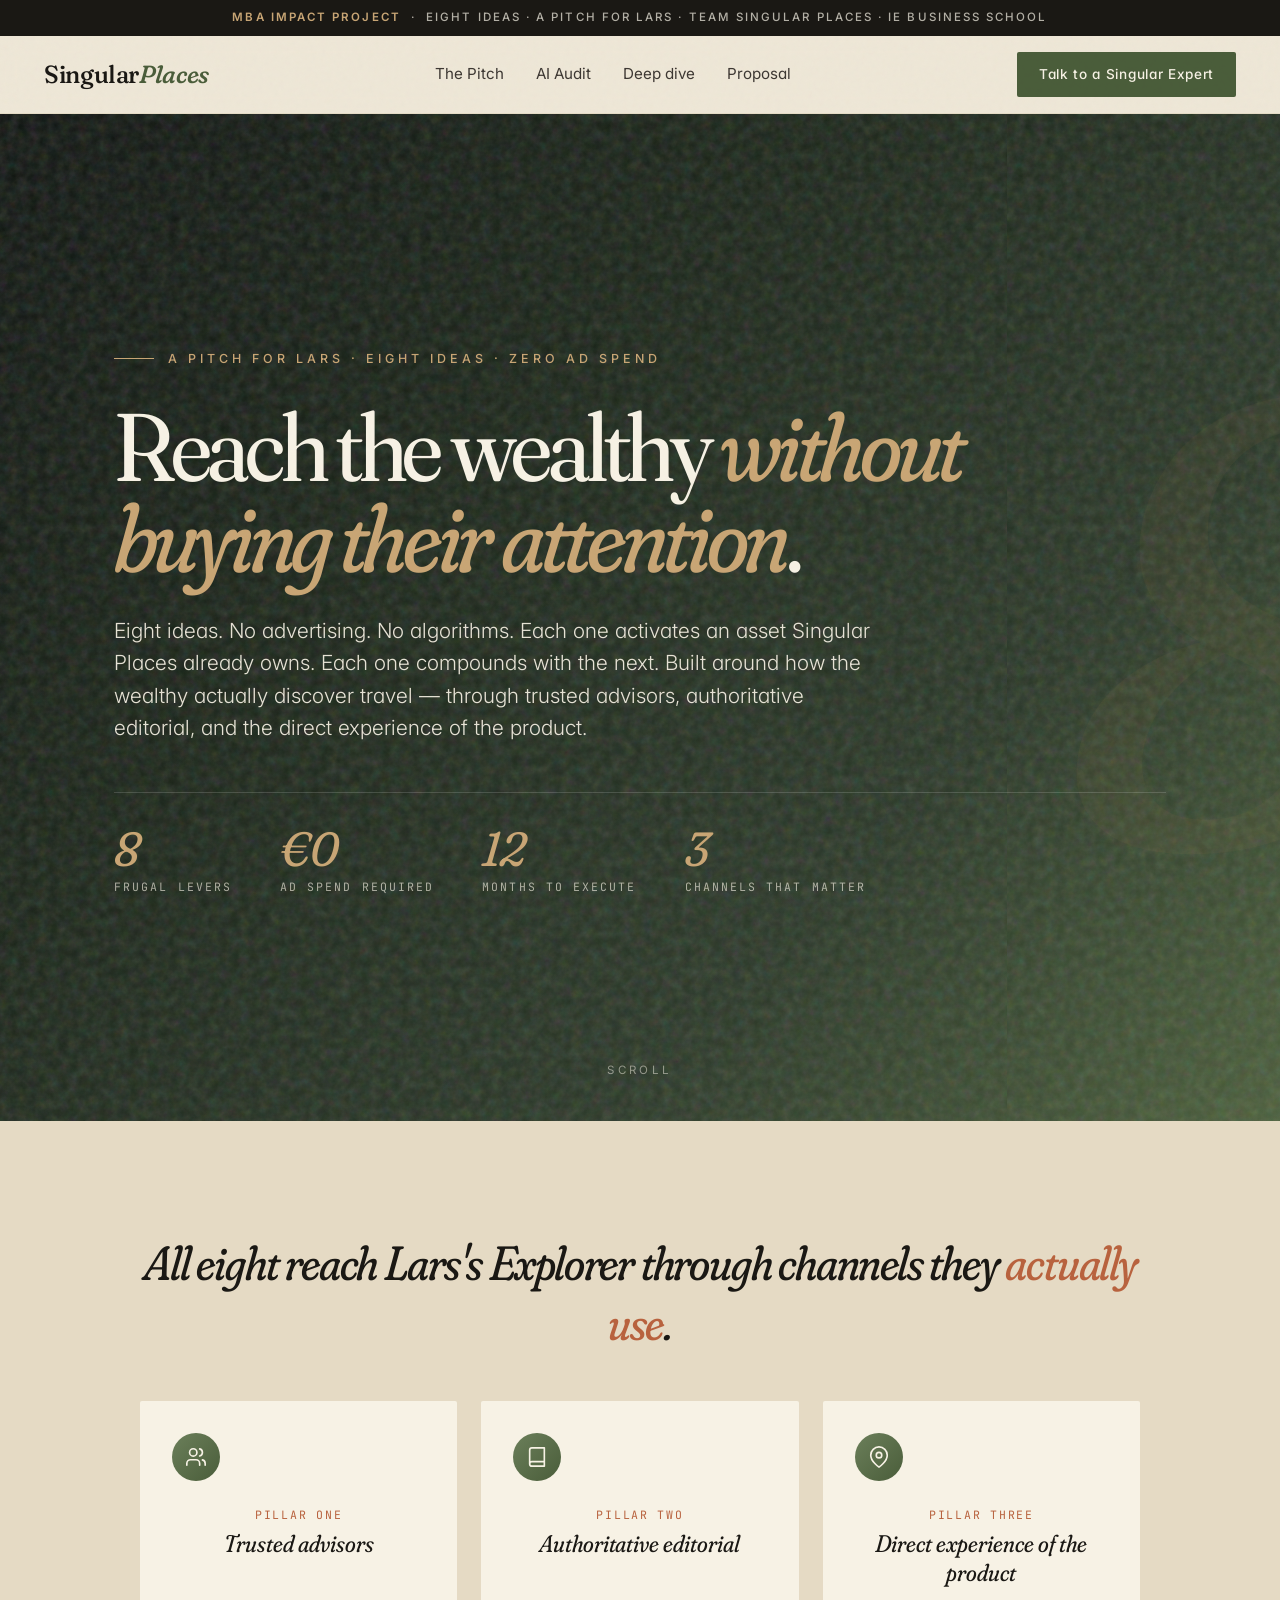
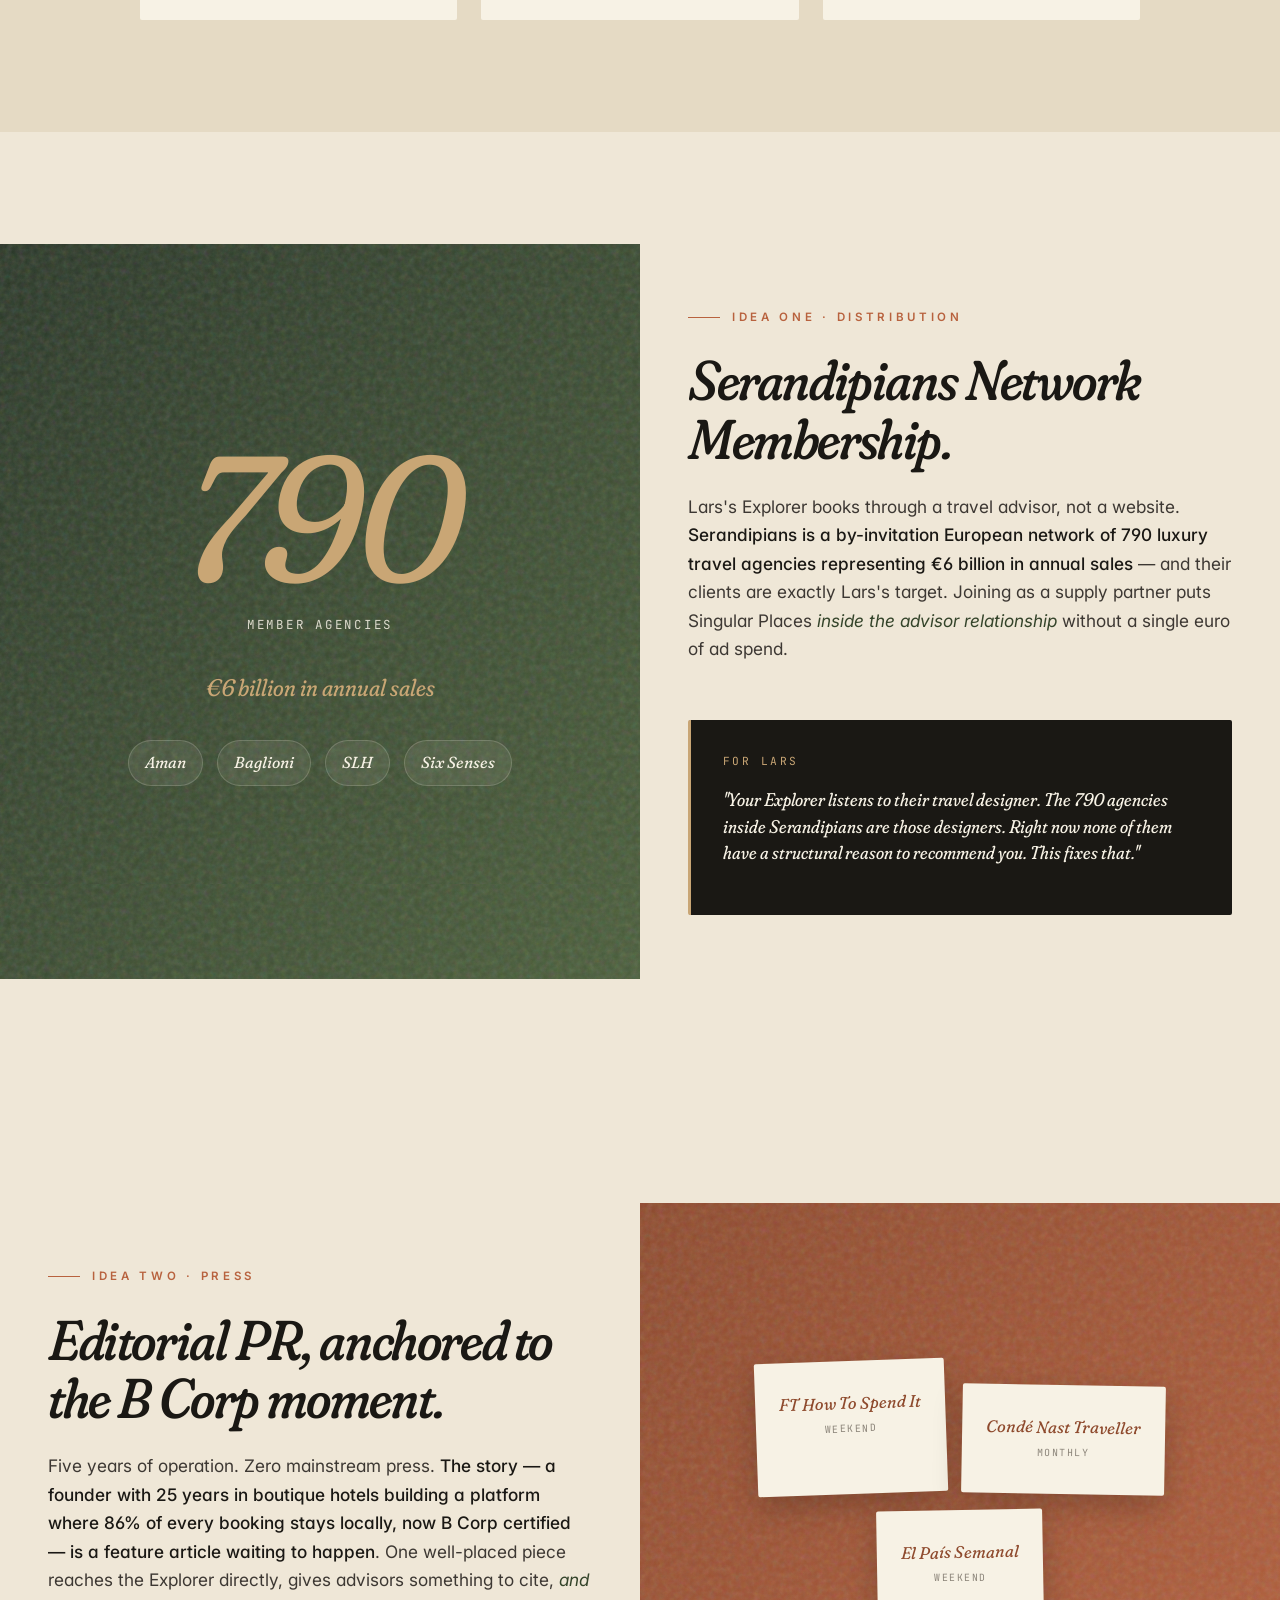
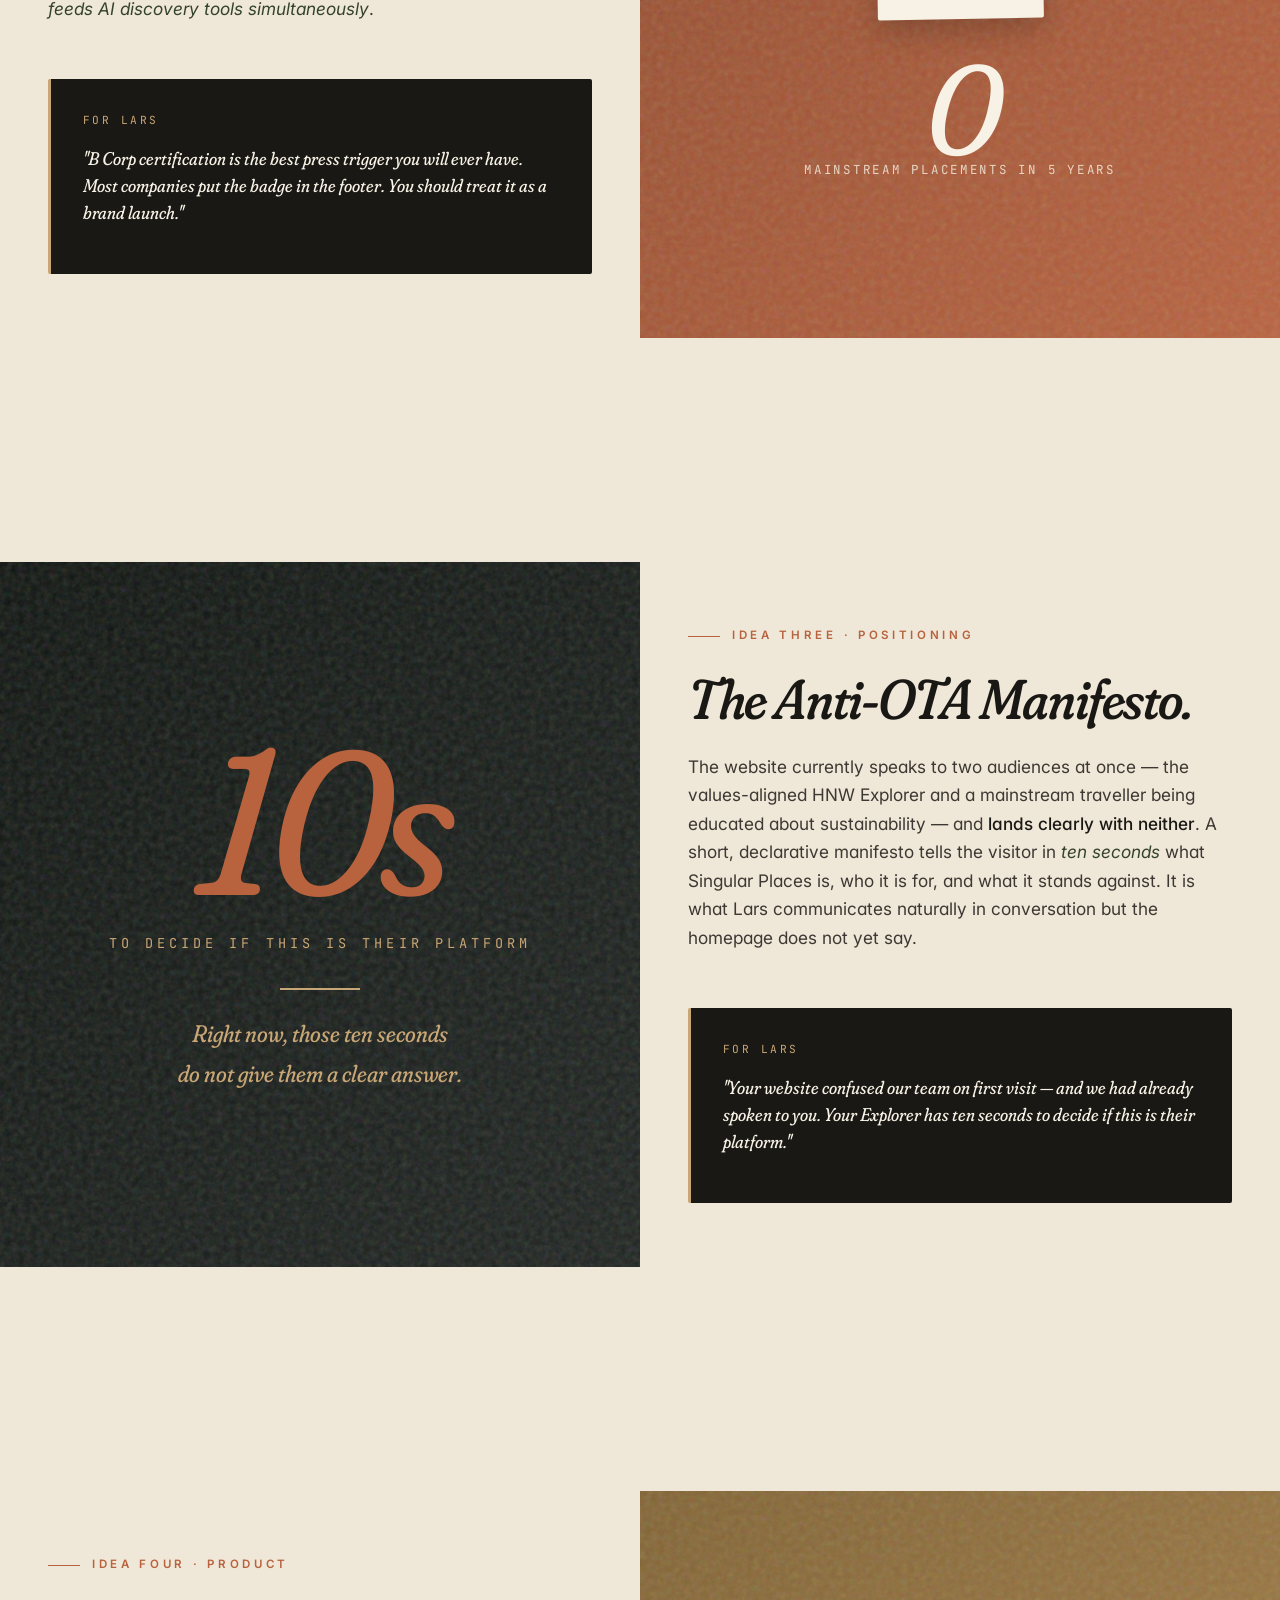
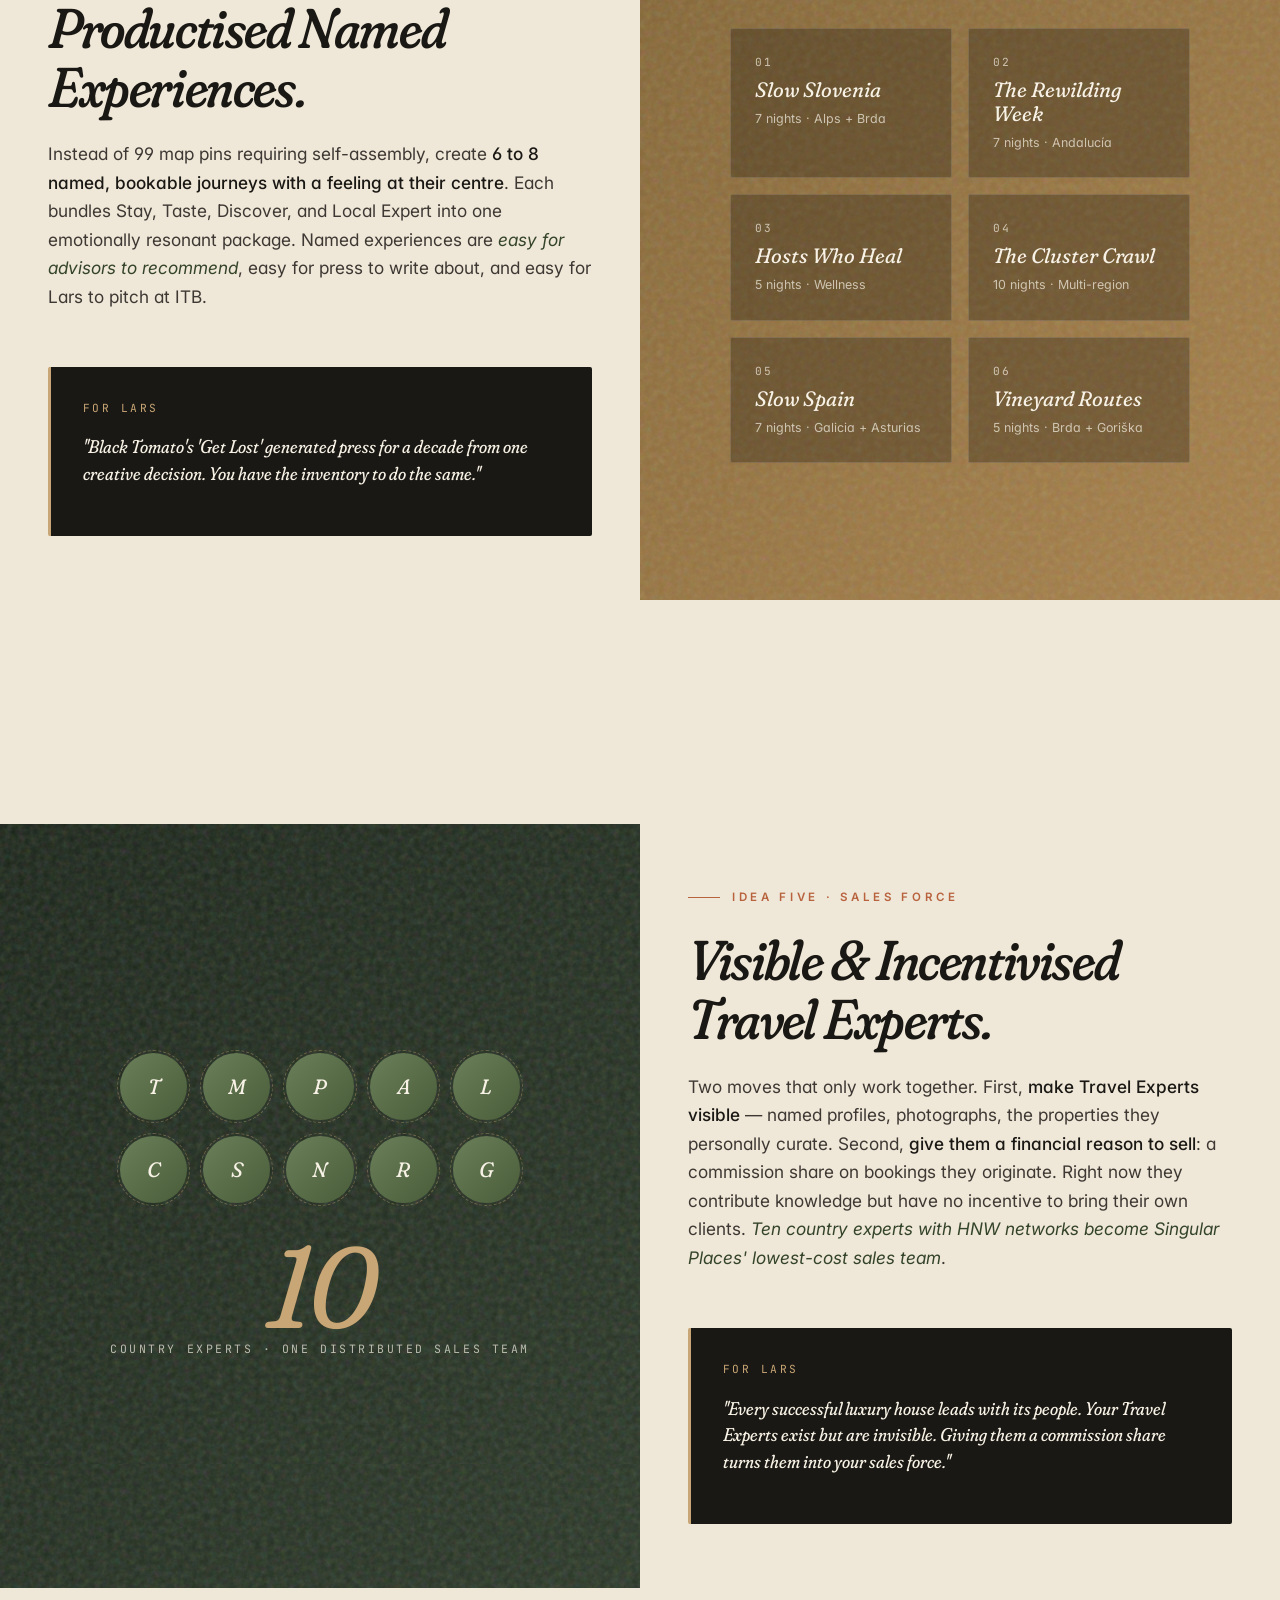
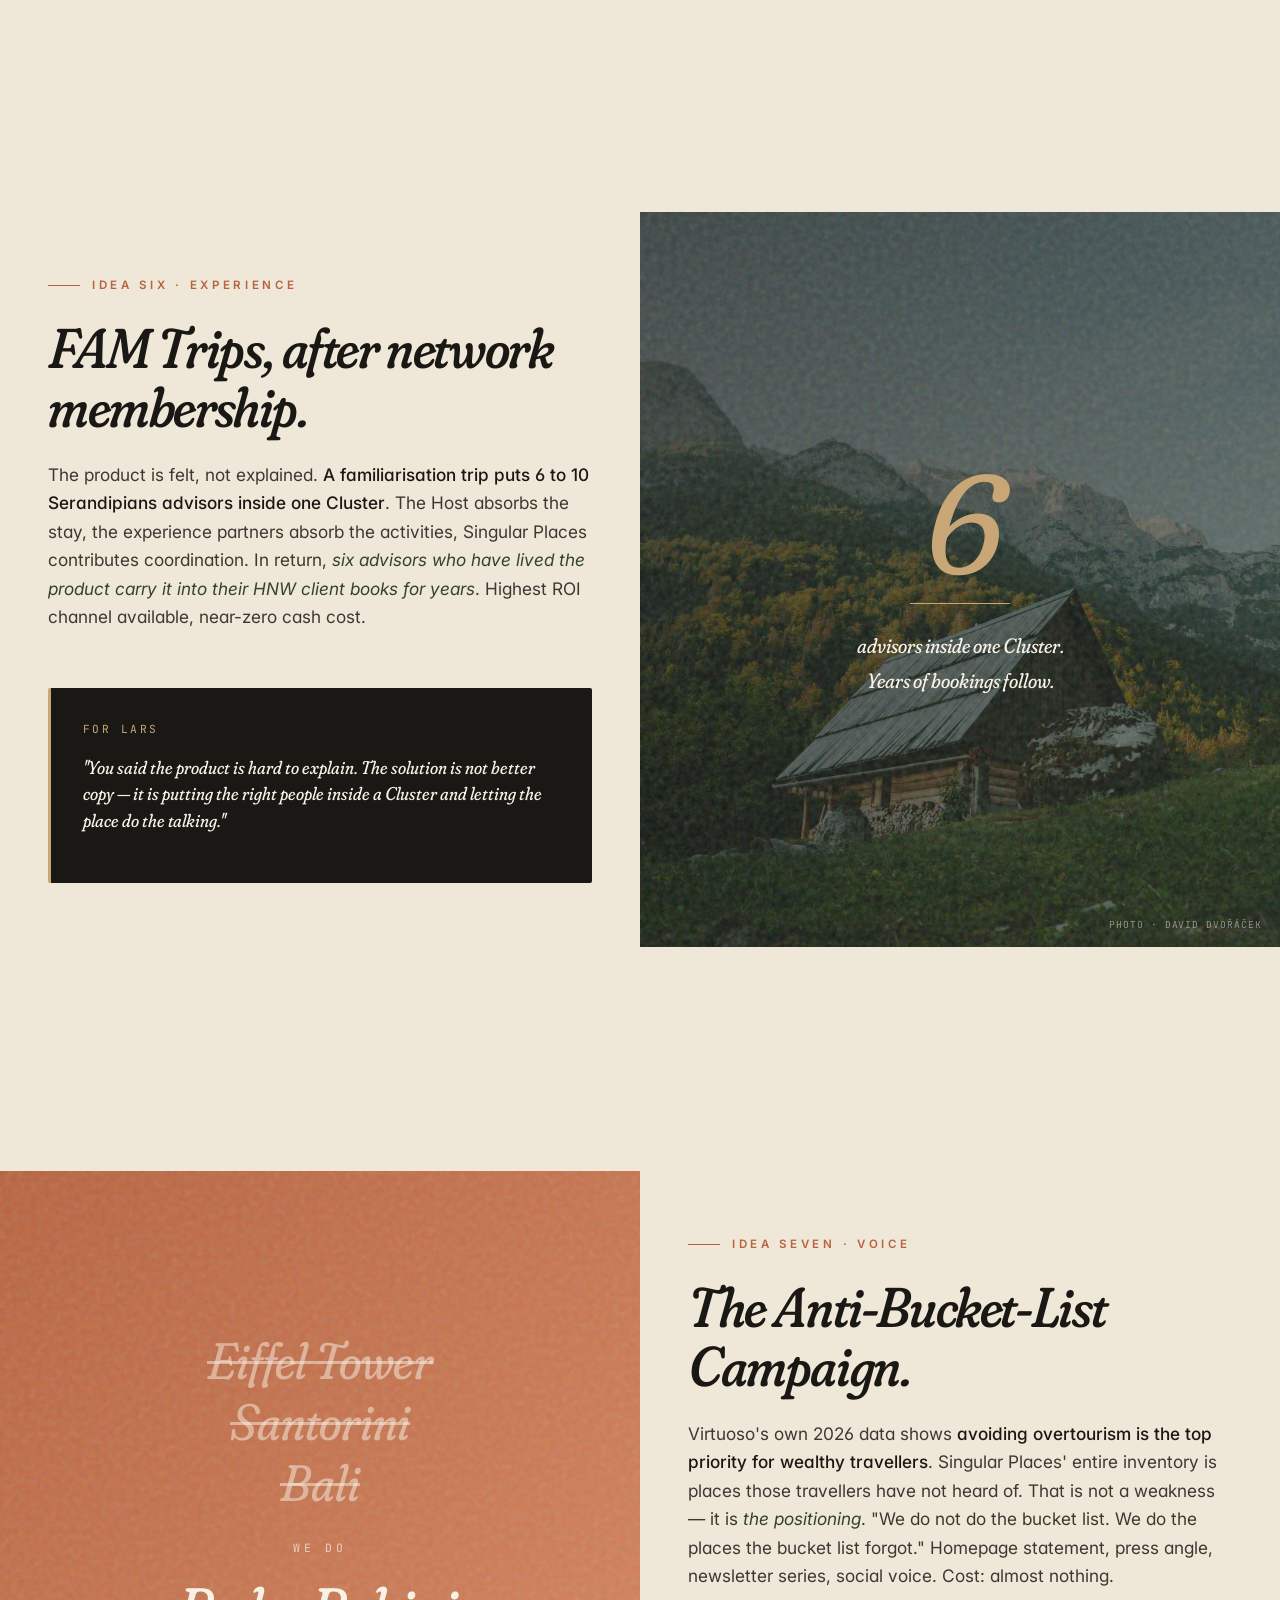
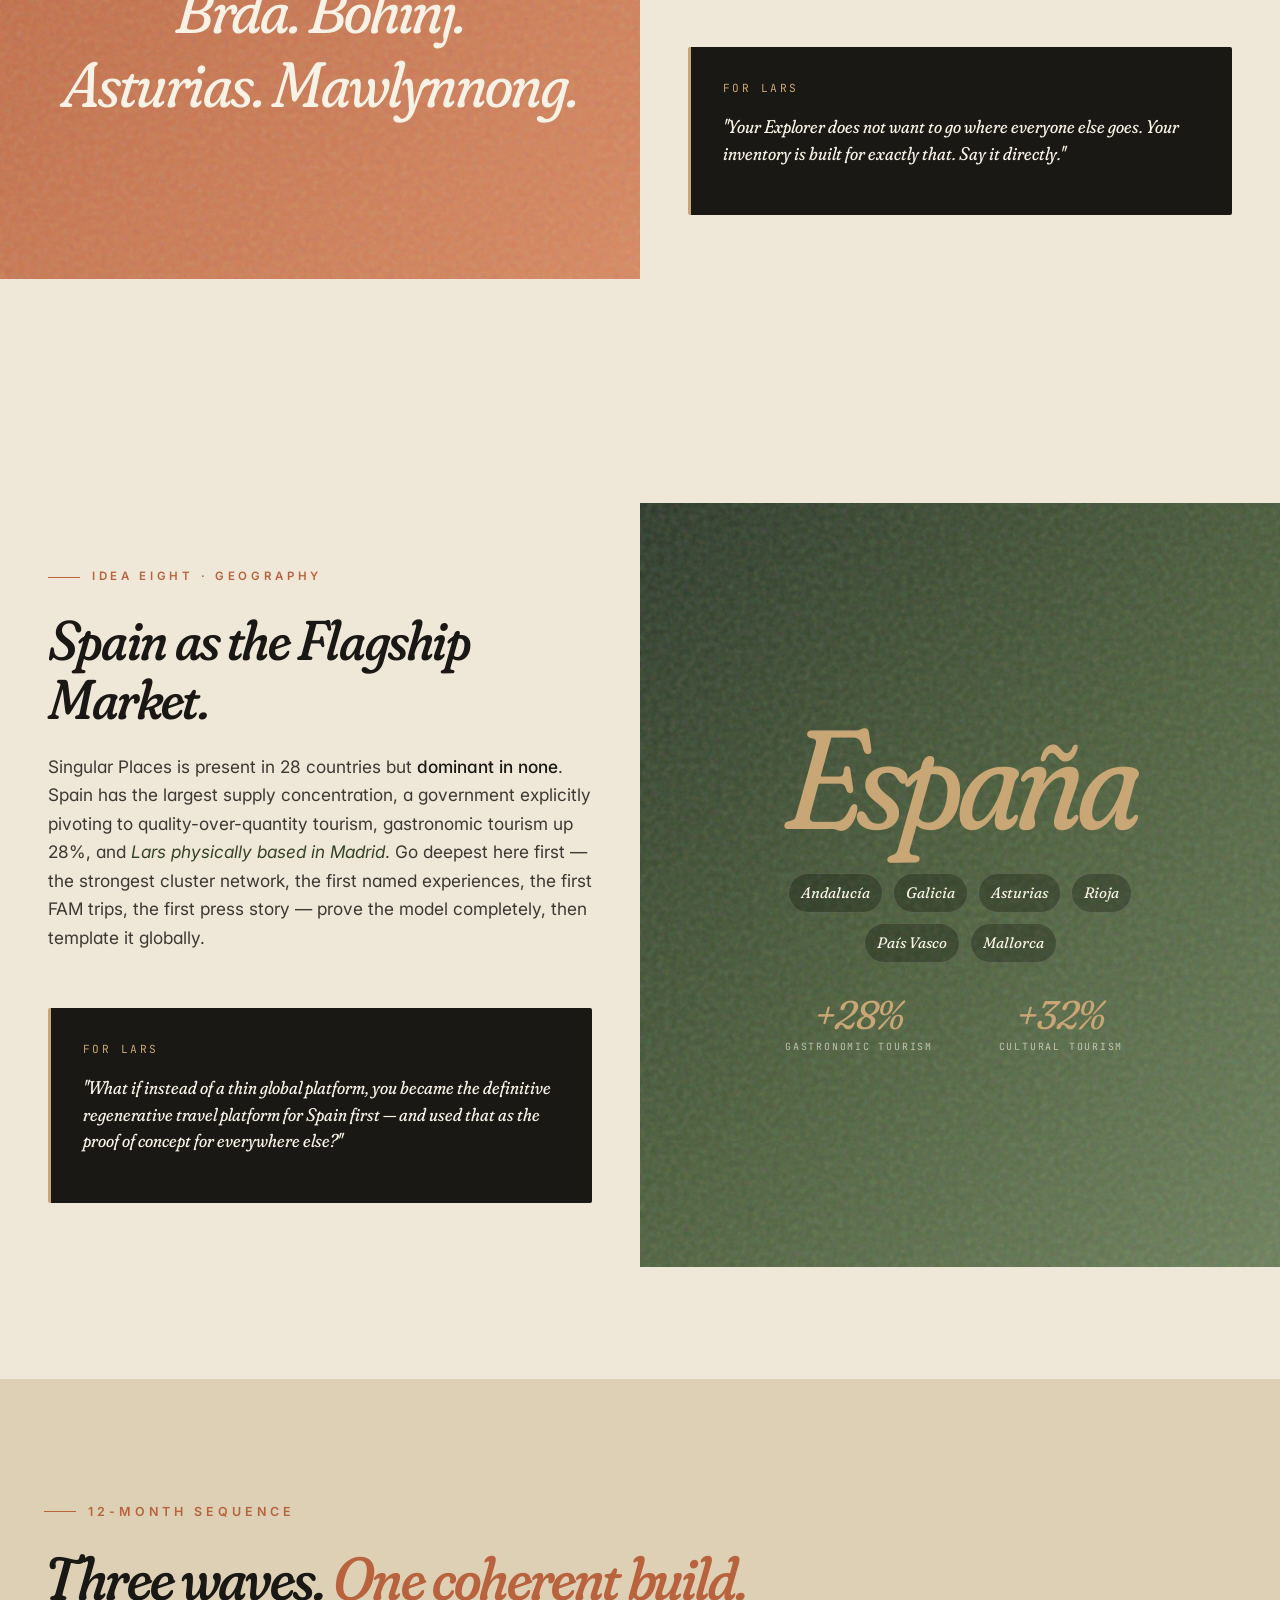
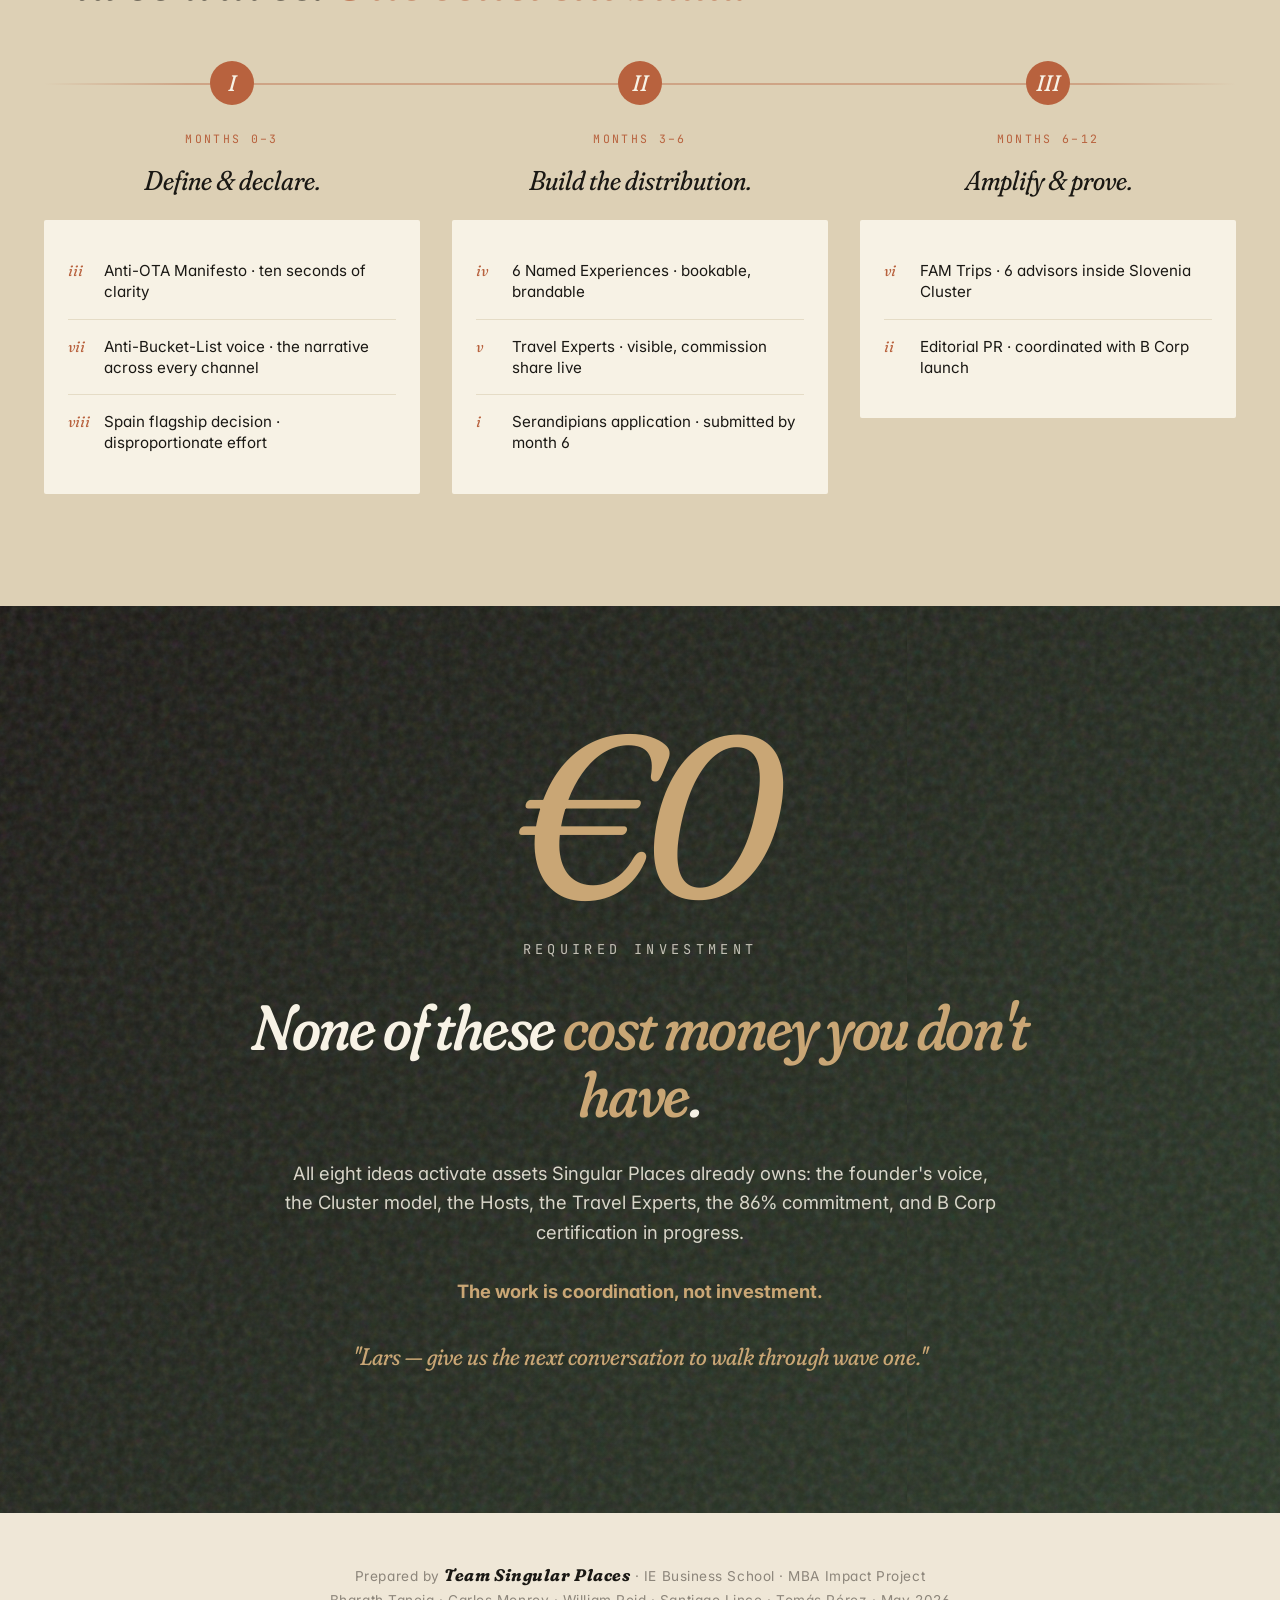
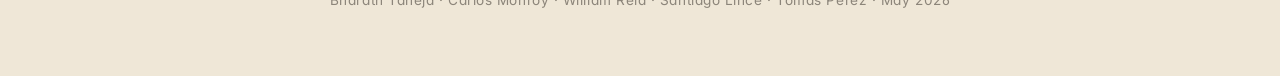
<file: pitch.html>
<!DOCTYPE html>
<html lang="en">
<head>
<meta charset="UTF-8">
<meta name="viewport" content="width=device-width, initial-scale=1.0">
<meta name="robots" content="noindex, nofollow">
<title>Eight Ideas · A Pitch for Lars · Singular Places</title>
<link rel="preconnect" href="https://fonts.googleapis.com">
<link rel="preconnect" href="https://fonts.gstatic.com" crossorigin>
<link href="https://fonts.googleapis.com/css2?family=Fraunces:ital,opsz,wght,SOFT,WONK@0,9..144,400..700,0..100,0..1;1,9..144,400..700,0..100,0..1&family=Inter:wght@300;400;500;600&family=JetBrains+Mono:wght@400;500&display=swap" rel="stylesheet">
<link rel="stylesheet" href="styles.css">
<style>
/* ============================================================
   PITCH PAGE V2 — Visual, data-first, magazine-style
   ============================================================ */

.pitch-page { background: var(--paper); }

/* ============ HERO ============ */
.v2-hero {
  min-height: 100vh;
  background: linear-gradient(135deg, #0F1410 0%, #1A2418 35%, #2A3727 70%, #4A5D3A 100%);
  color: var(--paper-light);
  display: flex;
  align-items: center;
  position: relative;
  overflow: hidden;
}
.v2-hero::before {
  content: "";
  position: absolute;
  inset: 0;
  opacity: 0.18;
  background-image: url("data:image/svg+xml,%3Csvg viewBox='0 0 200 200' xmlns='http://www.w3.org/2000/svg'%3E%3Cfilter id='n'%3E%3CfeTurbulence type='fractalNoise' baseFrequency='0.5' numOctaves='4' stitchTiles='stitch'/%3E%3C/filter%3E%3Crect width='100%25' height='100%25' filter='url(%23n)'/%3E%3C/svg%3E");
}
.v2-hero-mega-num {
  position: absolute;
  top: 50%;
  right: -5vw;
  transform: translateY(-50%);
  font-family: var(--font-display);
  font-style: italic;
  font-size: clamp(20rem, 50vw, 50rem);
  font-variation-settings: "opsz" 144, "SOFT" 100, "WONK" 1;
  color: rgba(168, 129, 74, 0.07);
  line-height: 0.8;
  letter-spacing: -0.08em;
  z-index: 0;
  pointer-events: none;
}
.v2-hero-content {
  position: relative;
  z-index: 1;
  max-width: 1100px;
  padding: var(--space-12) var(--space-3);
}
.v2-hero-eyebrow {
  font-size: 0.78rem;
  letter-spacing: 0.32em;
  text-transform: uppercase;
  color: var(--amber-light);
  margin-bottom: var(--space-4);
  font-weight: 500;
  display: inline-flex;
  align-items: center;
  gap: 14px;
}
.v2-hero-eyebrow::before {
  content: "";
  width: 40px;
  height: 1px;
  background: var(--amber-light);
}
.v2-hero h1 {
  color: var(--paper-light);
  font-size: clamp(3rem, 7.5vw, 6.5rem);
  letter-spacing: -0.045em;
  line-height: 0.95;
  margin-bottom: var(--space-4);
  font-weight: 400;
}
.v2-hero h1 em {
  font-style: italic;
  color: var(--amber-light);
  font-variation-settings: "opsz" 144, "SOFT" 100, "WONK" 1;
}
.v2-hero-sub {
  font-size: 1.3rem;
  line-height: 1.55;
  max-width: 760px;
  color: rgba(247, 242, 229, 0.92);
  margin-bottom: var(--space-6);
  font-weight: 300;
}
.v2-hero-stats {
  display: flex;
  gap: var(--space-6);
  flex-wrap: wrap;
  margin-top: var(--space-6);
  padding-top: var(--space-4);
  border-top: 1px solid rgba(255,255,255,0.15);
}
.v2-hero-stat {
  display: flex;
  flex-direction: column;
}
.v2-hero-stat-num {
  font-family: var(--font-display);
  font-style: italic;
  font-size: 3rem;
  font-variation-settings: "opsz" 144, "SOFT" 100;
  color: var(--amber-light);
  line-height: 1;
  margin-bottom: 4px;
}
.v2-hero-stat-label {
  font-family: 'JetBrains Mono', monospace;
  font-size: 0.72rem;
  letter-spacing: 0.18em;
  text-transform: uppercase;
  color: rgba(247,242,229,0.65);
}

.scroll-hint {
  position: absolute;
  bottom: 40px;
  left: 50%;
  transform: translateX(-50%);
  color: rgba(247,242,229,0.5);
  font-size: 0.72rem;
  letter-spacing: 0.3em;
  text-transform: uppercase;
  animation: bounce 2.5s ease-in-out infinite;
  z-index: 2;
}
@keyframes bounce {
  0%, 100% { transform: translateX(-50%) translateY(0); opacity: 0.5; }
  50% { transform: translateX(-50%) translateY(8px); opacity: 1; }
}

/* ============ THREAD ============ */
.v2-thread {
  padding: var(--space-12) 0;
  background: var(--paper-alt);
  text-align: center;
  position: relative;
}
.v2-thread-quote {
  font-family: var(--font-display);
  font-style: italic;
  font-size: clamp(1.8rem, 4vw, 3rem);
  font-variation-settings: "opsz" 144, "SOFT" 100;
  color: var(--ink);
  line-height: 1.25;
  letter-spacing: -0.025em;
  max-width: 1000px;
  margin: 0 auto var(--space-6);
}
.v2-thread-quote em {
  color: var(--terracotta);
  font-variation-settings: "opsz" 144, "SOFT" 100, "WONK" 1;
}
.v2-pillars {
  display: grid;
  grid-template-columns: repeat(3, 1fr);
  gap: var(--space-3);
  max-width: 1000px;
  margin: 0 auto;
}
@media (max-width: 800px) { .v2-pillars { grid-template-columns: 1fr; } }
.v2-pillar {
  background: var(--paper-light);
  padding: var(--space-4);
  border-radius: var(--radius);
  position: relative;
  overflow: hidden;
}
.v2-pillar-icon {
  width: 48px;
  height: 48px;
  border-radius: 50%;
  background: linear-gradient(135deg, var(--moss-light), var(--moss));
  display: flex;
  align-items: center;
  justify-content: center;
  margin-bottom: var(--space-3);
  color: var(--paper-light);
}
.v2-pillar-label {
  font-family: 'JetBrains Mono', monospace;
  font-size: 0.72rem;
  letter-spacing: 0.15em;
  text-transform: uppercase;
  color: var(--terracotta);
  margin-bottom: 6px;
}
.v2-pillar-title {
  font-family: var(--font-display);
  font-style: italic;
  font-size: 1.5rem;
  font-variation-settings: "opsz" 96, "SOFT" 80;
  color: var(--ink);
  line-height: 1.2;
}

/* ============ IDEA (the big one) ============ */
.v2-idea {
  display: grid;
  grid-template-columns: 1fr 1fr;
  min-height: 90vh;
  position: relative;
}
@media (max-width: 900px) {
  .v2-idea { grid-template-columns: 1fr; min-height: auto; }
}

.v2-idea-visual {
  position: relative;
  overflow: hidden;
  min-height: 60vh;
  display: flex;
  align-items: center;
  justify-content: center;
  padding: var(--space-6);
}
.v2-idea-visual::after {
  content: "";
  position: absolute;
  inset: 0;
  opacity: 0.18;
  background-image: url("data:image/svg+xml,%3Csvg viewBox='0 0 200 200' xmlns='http://www.w3.org/2000/svg'%3E%3Cfilter id='n'%3E%3CfeTurbulence type='fractalNoise' baseFrequency='0.5' numOctaves='4' stitchTiles='stitch'/%3E%3C/filter%3E%3Crect width='100%25' height='100%25' filter='url(%23n)'/%3E%3C/svg%3E");
  pointer-events: none;
}
.v2-idea-text {
  padding: var(--space-8) var(--space-6);
  display: flex;
  flex-direction: column;
  justify-content: center;
}

.v2-idea:nth-child(even) .v2-idea-visual { order: 2; }
@media (max-width: 900px) {
  .v2-idea:nth-child(even) .v2-idea-visual { order: -1; }
}

.v2-idea-num-big {
  font-family: var(--font-display);
  font-style: italic;
  font-size: clamp(12rem, 22vw, 24rem);
  font-variation-settings: "opsz" 144, "SOFT" 100, "WONK" 1;
  line-height: 0.8;
  letter-spacing: -0.06em;
  color: rgba(247, 242, 229, 0.95);
  position: relative;
  z-index: 1;
}

.v2-idea-eyebrow {
  font-size: 0.72rem;
  letter-spacing: 0.32em;
  text-transform: uppercase;
  color: var(--terracotta);
  margin-bottom: var(--space-3);
  font-weight: 600;
  display: inline-flex;
  align-items: center;
  gap: 12px;
}
.v2-idea-eyebrow::before {
  content: "";
  width: 32px;
  height: 1px;
  background: var(--terracotta);
}

.v2-idea-title {
  font-family: var(--font-display);
  font-style: italic;
  font-size: clamp(2.2rem, 4.5vw, 3.5rem);
  font-variation-settings: "opsz" 144, "SOFT" 100;
  line-height: 1.05;
  letter-spacing: -0.025em;
  margin-bottom: var(--space-3);
  color: var(--ink);
}

.v2-idea-body {
  font-size: 1.08rem;
  line-height: 1.65;
  color: var(--ink-soft);
  margin-bottom: var(--space-4);
}
.v2-idea-body strong { color: var(--ink); font-weight: 500; }
.v2-idea-body em { font-style: italic; color: var(--moss-dark); }

.v2-for-lars {
  background: var(--ink);
  color: var(--paper-light);
  padding: var(--space-4);
  border-radius: var(--radius);
  border-left: 3px solid var(--amber-light);
  margin-top: var(--space-3);
}
.v2-for-lars-label {
  font-family: 'JetBrains Mono', monospace;
  font-size: 0.7rem;
  letter-spacing: 0.22em;
  text-transform: uppercase;
  color: var(--amber-light);
  margin-bottom: var(--space-2);
}
.v2-for-lars-quote {
  font-family: var(--font-display);
  font-style: italic;
  font-size: 1.15rem;
  font-variation-settings: "opsz" 96, "SOFT" 100;
  line-height: 1.45;
  color: var(--paper-light);
}

/* ===== Visual variants per idea ===== */

/* Idea 1: Network — moss with floating dots */
.viz-network {
  background: linear-gradient(135deg, #2A3727 0%, #4A5D3A 100%);
}
.viz-network-content {
  position: relative;
  z-index: 1;
  text-align: center;
  color: var(--paper-light);
}
.viz-network-num {
  font-family: var(--font-display);
  font-style: italic;
  font-size: clamp(7rem, 14vw, 14rem);
  color: var(--amber-light);
  line-height: 0.9;
  margin-bottom: var(--space-2);
  font-variation-settings: "opsz" 144, "SOFT" 100, "WONK" 1;
  letter-spacing: -0.04em;
}
.viz-network-label {
  font-family: 'JetBrains Mono', monospace;
  font-size: 0.78rem;
  letter-spacing: 0.22em;
  text-transform: uppercase;
  color: rgba(247,242,229,0.85);
  margin-bottom: var(--space-4);
}
.viz-network-sub {
  font-family: var(--font-display);
  font-style: italic;
  font-size: 1.5rem;
  color: var(--amber-light);
  font-variation-settings: "opsz" 96, "SOFT" 100;
  margin-bottom: var(--space-4);
}
.viz-network-logos {
  display: flex;
  flex-wrap: wrap;
  gap: 14px;
  justify-content: center;
  margin-top: var(--space-4);
}
.viz-network-logo {
  padding: 8px 16px;
  background: rgba(247,242,229,0.08);
  border: 1px solid rgba(247,242,229,0.18);
  border-radius: 100px;
  font-family: var(--font-display);
  font-style: italic;
  font-size: 1rem;
  color: var(--paper-light);
  font-variation-settings: "opsz" 36, "SOFT" 80;
}

/* Idea 2: Press — terracota magazine covers */
.viz-press {
  background: linear-gradient(135deg, #8E4A2D 0%, #B8623E 100%);
}
.viz-press-content {
  position: relative;
  z-index: 1;
  text-align: center;
  color: var(--paper-light);
}
.viz-magazines {
  display: flex;
  gap: var(--space-2);
  justify-content: center;
  margin-bottom: var(--space-4);
  flex-wrap: wrap;
}
.viz-magazine {
  background: var(--paper-light);
  color: var(--ink);
  padding: var(--space-4) var(--space-3);
  border-radius: var(--radius);
  min-width: 130px;
  text-align: center;
  box-shadow: 0 12px 30px rgba(0,0,0,0.2);
  transform: rotate(-2deg);
  transition: transform 0.3s ease;
}
.viz-magazine:nth-child(2) { transform: rotate(1deg); margin-top: var(--space-3); }
.viz-magazine:nth-child(3) { transform: rotate(-1deg); }
.viz-magazine:hover { transform: rotate(0) translateY(-6px); }
.viz-magazine-title {
  font-family: var(--font-display);
  font-style: italic;
  font-size: 1.05rem;
  font-variation-settings: "opsz" 48, "SOFT" 80;
  color: var(--terracotta-deep);
  margin-bottom: var(--space-1);
  line-height: 1.2;
}
.viz-magazine-tag {
  font-family: 'JetBrains Mono', monospace;
  font-size: 0.62rem;
  letter-spacing: 0.15em;
  text-transform: uppercase;
  color: var(--ink-muted);
}
.viz-press-stat {
  font-family: var(--font-display);
  font-style: italic;
  font-size: clamp(5rem, 10vw, 10rem);
  color: var(--paper-light);
  line-height: 0.9;
  margin-top: var(--space-4);
  font-variation-settings: "opsz" 144, "SOFT" 100;
  letter-spacing: -0.04em;
}
.viz-press-stat-label {
  font-family: 'JetBrains Mono', monospace;
  font-size: 0.78rem;
  letter-spacing: 0.22em;
  text-transform: uppercase;
  color: rgba(247,242,229,0.8);
  margin-top: -8px;
}

/* Idea 3: Manifesto — dark with countdown */
.viz-manifesto {
  background: linear-gradient(135deg, #0F1410 0%, #1F2421 100%);
  color: var(--paper-light);
  text-align: center;
}
.viz-manifesto-content { position: relative; z-index: 1; }
.viz-clock {
  font-family: var(--font-display);
  font-style: italic;
  font-size: clamp(7rem, 16vw, 16rem);
  color: var(--terracotta);
  line-height: 0.85;
  font-variation-settings: "opsz" 144, "SOFT" 100, "WONK" 1;
  letter-spacing: -0.05em;
  margin-bottom: var(--space-3);
}
.viz-clock-unit {
  font-family: 'JetBrains Mono', monospace;
  font-size: 0.85rem;
  letter-spacing: 0.3em;
  text-transform: uppercase;
  color: var(--amber-light);
  margin-bottom: var(--space-4);
}
.viz-manifesto-line {
  width: 80px;
  height: 2px;
  background: var(--amber-light);
  margin: 0 auto var(--space-3);
}
.viz-manifesto-tag {
  font-family: var(--font-display);
  font-style: italic;
  font-size: 1.5rem;
  color: var(--amber-light);
  font-variation-settings: "opsz" 96, "SOFT" 100;
}

/* Idea 4: Named experiences — amber with cards */
.viz-experiences {
  background: linear-gradient(135deg, #826434 0%, #A8814A 100%);
  color: var(--paper-light);
}
.viz-experiences-content {
  position: relative;
  z-index: 1;
}
.viz-exp-grid {
  display: grid;
  grid-template-columns: 1fr 1fr;
  gap: var(--space-2);
  max-width: 460px;
}
.viz-exp-card {
  background: rgba(0,0,0,0.25);
  border: 1px solid rgba(247,242,229,0.15);
  padding: var(--space-3);
  border-radius: var(--radius);
  transition: transform 0.3s ease;
}
.viz-exp-card:hover { transform: translateY(-4px); }
.viz-exp-card-num {
  font-family: 'JetBrains Mono', monospace;
  font-size: 0.7rem;
  letter-spacing: 0.2em;
  text-transform: uppercase;
  color: var(--paper-light);
  opacity: 0.7;
  margin-bottom: 6px;
}
.viz-exp-card-title {
  font-family: var(--font-display);
  font-style: italic;
  font-size: 1.3rem;
  font-variation-settings: "opsz" 48, "SOFT" 80;
  color: var(--paper-light);
  line-height: 1.15;
  margin-bottom: 6px;
}
.viz-exp-card-tag {
  font-size: 0.78rem;
  color: rgba(247,242,229,0.7);
}

/* Idea 5: Travel Experts — circles of people */
.viz-experts {
  background: linear-gradient(135deg, #1A2418 0%, #2A3727 100%);
  color: var(--paper-light);
}
.viz-experts-content {
  position: relative;
  z-index: 1;
  text-align: center;
}
.viz-experts-grid {
  display: grid;
  grid-template-columns: repeat(5, 1fr);
  gap: var(--space-2);
  margin-bottom: var(--space-4);
  max-width: 400px;
  margin-left: auto;
  margin-right: auto;
}
.viz-expert {
  aspect-ratio: 1;
  border-radius: 50%;
  background: linear-gradient(135deg, var(--moss-light), var(--moss));
  display: flex;
  align-items: center;
  justify-content: center;
  font-family: var(--font-display);
  font-style: italic;
  font-size: 1.3rem;
  color: var(--paper-light);
  font-variation-settings: "opsz" 36, "SOFT" 100;
  position: relative;
}
.viz-expert::after {
  content: "";
  position: absolute;
  inset: -3px;
  border: 1px dashed var(--amber-light);
  border-radius: 50%;
  opacity: 0.4;
}
.viz-experts-stat {
  font-family: var(--font-display);
  font-style: italic;
  font-size: clamp(4rem, 9vw, 9rem);
  color: var(--amber-light);
  line-height: 0.9;
  font-variation-settings: "opsz" 144, "SOFT" 100;
  letter-spacing: -0.04em;
}
.viz-experts-stat-label {
  font-family: 'JetBrains Mono', monospace;
  font-size: 0.72rem;
  letter-spacing: 0.22em;
  text-transform: uppercase;
  color: rgba(247,242,229,0.7);
}

/* Idea 6: FAM Trips — uses real Vila Planinka photo */
.viz-fam {
  background-image: url('vila-planinka.jpg');
  background-size: cover;
  background-position: center;
  position: relative;
}
.viz-fam::before {
  content: "";
  position: absolute;
  inset: 0;
  background: linear-gradient(135deg, rgba(15,20,16,0.7) 0%, rgba(42,55,39,0.5) 100%);
}
.viz-fam-content {
  position: relative;
  z-index: 2;
  color: var(--paper-light);
  text-align: center;
}
.viz-fam-stat {
  font-family: var(--font-display);
  font-style: italic;
  font-size: clamp(5rem, 11vw, 11rem);
  color: var(--amber-light);
  line-height: 0.9;
  font-variation-settings: "opsz" 144, "SOFT" 100;
  letter-spacing: -0.04em;
  margin-bottom: 0;
}
.viz-fam-line {
  width: 100px;
  height: 1px;
  background: var(--amber-light);
  margin: var(--space-2) auto;
}
.viz-fam-caption {
  font-family: var(--font-display);
  font-style: italic;
  font-size: 1.3rem;
  color: var(--paper-light);
  font-variation-settings: "opsz" 96, "SOFT" 100;
  margin-top: var(--space-3);
}
.viz-fam-credit {
  position: absolute;
  bottom: 14px;
  right: 18px;
  font-family: 'JetBrains Mono', monospace;
  font-size: 0.6rem;
  letter-spacing: 0.1em;
  text-transform: uppercase;
  color: rgba(247,242,229,0.5);
  z-index: 2;
}

/* Idea 7: Anti-Bucket-List — strikethrough effect */
.viz-bucket {
  background: linear-gradient(135deg, #B8623E 0%, #D88860 100%);
  color: var(--paper-light);
  text-align: center;
}
.viz-bucket-content { position: relative; z-index: 1; }
.viz-bucket-strike {
  font-family: var(--font-display);
  font-style: italic;
  font-size: clamp(2rem, 4vw, 3.5rem);
  color: rgba(247,242,229,0.5);
  text-decoration: line-through;
  text-decoration-thickness: 3px;
  line-height: 1.2;
  margin-bottom: var(--space-3);
  font-variation-settings: "opsz" 144, "SOFT" 100;
}
.viz-bucket-vs {
  font-family: 'JetBrains Mono', monospace;
  font-size: 0.72rem;
  letter-spacing: 0.32em;
  text-transform: uppercase;
  color: var(--paper-light);
  margin: var(--space-2) 0;
  opacity: 0.7;
}
.viz-bucket-yes {
  font-family: var(--font-display);
  font-style: italic;
  font-size: clamp(2.5rem, 5vw, 4.5rem);
  color: var(--paper-light);
  line-height: 1.15;
  font-variation-settings: "opsz" 144, "SOFT" 100, "WONK" 1;
  letter-spacing: -0.025em;
}

/* Idea 8: Spain — map style */
.viz-spain {
  background: linear-gradient(135deg, #2A3727 0%, #4A5D3A 50%, #6B7F5A 100%);
  color: var(--paper-light);
}
.viz-spain-content {
  position: relative;
  z-index: 1;
  text-align: center;
}
.viz-spain-flag {
  font-family: var(--font-display);
  font-style: italic;
  font-size: clamp(5rem, 11vw, 11rem);
  color: var(--amber-light);
  line-height: 0.9;
  font-variation-settings: "opsz" 144, "SOFT" 100, "WONK" 1;
  letter-spacing: -0.04em;
}
.viz-spain-clusters {
  display: flex;
  flex-wrap: wrap;
  gap: 10px;
  justify-content: center;
  margin: var(--space-4) 0;
  max-width: 400px;
  margin-left: auto;
  margin-right: auto;
}
.viz-spain-cluster {
  padding: 6px 12px;
  background: rgba(0,0,0,0.25);
  border: 1px solid rgba(247,242,229,0.15);
  border-radius: 100px;
  font-family: var(--font-display);
  font-style: italic;
  font-size: 0.95rem;
  color: var(--paper-light);
  font-variation-settings: "opsz" 36, "SOFT" 80;
}
.viz-spain-stats {
  display: grid;
  grid-template-columns: 1fr 1fr;
  gap: var(--space-3);
  max-width: 380px;
  margin: var(--space-4) auto 0;
}
.viz-spain-stat {
  text-align: center;
}
.viz-spain-stat-num {
  font-family: var(--font-display);
  font-style: italic;
  font-size: 2.5rem;
  color: var(--amber-light);
  font-variation-settings: "opsz" 96, "SOFT" 100;
  line-height: 1;
  margin-bottom: 4px;
}
.viz-spain-stat-label {
  font-family: 'JetBrains Mono', monospace;
  font-size: 0.62rem;
  letter-spacing: 0.18em;
  text-transform: uppercase;
  color: rgba(247,242,229,0.65);
}

/* ============ WAVES (timeline) ============ */
.v2-waves {
  padding: var(--space-12) 0;
  background: var(--paper-deep);
}
.v2-waves h2 {
  font-family: var(--font-display);
  font-style: italic;
  font-size: clamp(2.3rem, 5vw, 3.8rem);
  font-variation-settings: "opsz" 144, "SOFT" 100;
  line-height: 1.1;
  letter-spacing: -0.03em;
  margin-bottom: var(--space-3);
  max-width: 900px;
}
.v2-waves h2 em {
  color: var(--terracotta);
  font-variation-settings: "opsz" 144, "SOFT" 100, "WONK" 1;
}
.v2-waves .section-eyebrow {
  font-size: 0.78rem;
  letter-spacing: 0.32em;
  text-transform: uppercase;
  color: var(--terracotta);
  margin-bottom: var(--space-3);
  font-weight: 600;
  display: inline-flex;
  align-items: center;
  gap: 12px;
}
.v2-waves .section-eyebrow::before {
  content: "";
  width: 32px;
  height: 1px;
  background: var(--terracotta);
}

.timeline {
  margin-top: var(--space-6);
  position: relative;
}
.timeline::before {
  content: "";
  position: absolute;
  top: 22px;
  left: 0;
  right: 0;
  height: 2px;
  background: linear-gradient(to right, transparent, var(--terracotta) 12%, var(--terracotta) 88%, transparent);
  opacity: 0.4;
  z-index: 0;
}
@media (max-width: 800px) {
  .timeline::before { display: none; }
}
.timeline-grid {
  display: grid;
  grid-template-columns: repeat(3, 1fr);
  gap: var(--space-4);
  position: relative;
  z-index: 1;
}
@media (max-width: 800px) { .timeline-grid { grid-template-columns: 1fr; } }
.tl-wave {
  text-align: center;
}
.tl-wave-dot {
  width: 44px;
  height: 44px;
  border-radius: 50%;
  background: var(--terracotta);
  color: var(--paper-light);
  margin: 0 auto var(--space-3);
  display: flex;
  align-items: center;
  justify-content: center;
  font-family: var(--font-display);
  font-style: italic;
  font-size: 1.4rem;
  font-variation-settings: "opsz" 48, "SOFT" 80;
  position: relative;
  z-index: 1;
}
.tl-wave-period {
  font-family: 'JetBrains Mono', monospace;
  font-size: 0.72rem;
  letter-spacing: 0.2em;
  text-transform: uppercase;
  color: var(--terracotta);
  margin-bottom: var(--space-2);
}
.tl-wave-title {
  font-family: var(--font-display);
  font-style: italic;
  font-size: 1.7rem;
  font-variation-settings: "opsz" 96, "SOFT" 80;
  margin-bottom: var(--space-3);
  line-height: 1.15;
  color: var(--ink);
}
.tl-ideas {
  list-style: none;
  padding: 0;
  margin: 0;
  text-align: left;
  background: var(--paper-light);
  border-radius: var(--radius);
  padding: var(--space-3);
}
.tl-ideas li {
  padding: var(--space-2) 0;
  border-bottom: 1px solid var(--line-soft);
  display: grid;
  grid-template-columns: 28px 1fr;
  gap: 8px;
  font-size: 0.95rem;
  color: var(--ink);
  line-height: 1.4;
}
.tl-ideas li:last-child { border-bottom: none; }
.tl-ideas li::before {
  content: attr(data-num);
  font-family: var(--font-display);
  font-style: italic;
  color: var(--terracotta);
  font-size: 0.95rem;
}

/* ============ CTA ============ */
.v2-cta {
  padding: var(--space-12) 0;
  background: linear-gradient(135deg, var(--ink) 0%, #2A3727 100%);
  color: var(--paper-light);
  text-align: center;
  position: relative;
  overflow: hidden;
}
.v2-cta::before {
  content: "";
  position: absolute;
  inset: 0;
  opacity: 0.15;
  background-image: url("data:image/svg+xml,%3Csvg viewBox='0 0 200 200' xmlns='http://www.w3.org/2000/svg'%3E%3Cfilter id='n'%3E%3CfeTurbulence type='fractalNoise' baseFrequency='0.5' numOctaves='4' stitchTiles='stitch'/%3E%3C/filter%3E%3Crect width='100%25' height='100%25' filter='url(%23n)'/%3E%3C/svg%3E");
}
.v2-cta .container { position: relative; z-index: 1; }
.v2-cta-big-zero {
  font-family: var(--font-display);
  font-style: italic;
  font-size: clamp(8rem, 18vw, 18rem);
  color: var(--amber-light);
  line-height: 0.85;
  margin-bottom: var(--space-3);
  font-variation-settings: "opsz" 144, "SOFT" 100, "WONK" 1;
  letter-spacing: -0.06em;
}
.v2-cta-big-label {
  font-family: 'JetBrains Mono', monospace;
  font-size: 0.85rem;
  letter-spacing: 0.32em;
  text-transform: uppercase;
  color: rgba(247,242,229,0.75);
  margin-bottom: var(--space-4);
}
.v2-cta h2 {
  font-family: var(--font-display);
  font-style: italic;
  font-size: clamp(2.5rem, 5vw, 4.5rem);
  font-variation-settings: "opsz" 144, "SOFT" 100;
  color: var(--paper-light);
  margin: 0 auto var(--space-4);
  max-width: 900px;
  letter-spacing: -0.025em;
  line-height: 1.05;
}
.v2-cta h2 em {
  color: var(--amber-light);
  font-variation-settings: "opsz" 144, "SOFT" 100, "WONK" 1;
}
.v2-cta p {
  color: rgba(247,242,229,0.85);
  font-size: 1.15rem;
  line-height: 1.6;
  max-width: 720px;
  margin: 0 auto var(--space-3);
}

.v2-authors {
  padding: var(--space-6) 0;
  background: var(--paper);
  color: var(--ink-muted);
  text-align: center;
  font-size: 0.85rem;
  letter-spacing: 0.04em;
}
.v2-authors strong {
  color: var(--ink);
  font-family: var(--font-display);
  font-style: italic;
  font-variation-settings: "opsz" 36, "SOFT" 80;
  font-size: 1.05rem;
}

/* Scroll-driven animations */
@media (prefers-reduced-motion: no-preference) {
  @supports (animation-timeline: view()) {
    .v2-idea-text > *,
    .v2-pillar,
    .tl-wave {
      animation: rise-in linear both;
      animation-timeline: view();
      animation-range: entry 0% entry 50%;
    }
    @keyframes rise-in {
      from { opacity: 0; transform: translateY(30px); }
      to { opacity: 1; transform: translateY(0); }
    }
  }
}
</style>
</head>
<body class="pitch-page">

<div class="demo-banner">
  <strong>MBA IMPACT PROJECT</strong> &nbsp;·&nbsp; Eight Ideas · A pitch for Lars · Team Singular Places · IE Business School
</div>

<nav class="nav">
  <div class="nav-inner">
    <a href="index.html" class="nav-logo">Singular<span>Places</span></a>
    <ul class="nav-menu">
      <li><a href="pitch.html">The Pitch</a></li>
      <li><a href="ai-audit.html">AI Audit</a></li>
      <li><a href="pitch-networks.html">Deep dive</a></li>
      <li><a href="index.html">Proposal</a></li>
    </ul>
    <a href="https://wa.me/" class="nav-cta">Talk to a Singular Expert</a>
  </div>
</nav>

<!-- ============================== HERO ============================== -->
<section class="v2-hero">
  <div class="v2-hero-mega-num">8</div>
  <div class="container">
    <div class="v2-hero-content">
      <div class="v2-hero-eyebrow">A pitch for Lars · Eight ideas · Zero ad spend</div>
      <h1>Reach the wealthy <em>without buying their attention</em>.</h1>
      <p class="v2-hero-sub">
        Eight ideas. No advertising. No algorithms. Each one activates an asset Singular Places already owns. Each one compounds with the next. Built around how the wealthy actually discover travel — through trusted advisors, authoritative editorial, and the direct experience of the product.
      </p>

      <div class="v2-hero-stats">
        <div class="v2-hero-stat">
          <div class="v2-hero-stat-num">8</div>
          <div class="v2-hero-stat-label">Frugal levers</div>
        </div>
        <div class="v2-hero-stat">
          <div class="v2-hero-stat-num">€0</div>
          <div class="v2-hero-stat-label">Ad spend required</div>
        </div>
        <div class="v2-hero-stat">
          <div class="v2-hero-stat-num">12</div>
          <div class="v2-hero-stat-label">Months to execute</div>
        </div>
        <div class="v2-hero-stat">
          <div class="v2-hero-stat-num">3</div>
          <div class="v2-hero-stat-label">Channels that matter</div>
        </div>
      </div>
    </div>
  </div>
  <div class="scroll-hint">scroll</div>
</section>

<!-- ============================== THREAD ============================== -->
<section class="v2-thread">
  <div class="container">
    <p class="v2-thread-quote">
      All eight reach Lars's Explorer through channels they <em>actually use</em>.
    </p>

    <div class="v2-pillars">
      <div class="v2-pillar">
        <div class="v2-pillar-icon">
          <svg width="22" height="22" viewBox="0 0 24 24" fill="none" stroke="currentColor" stroke-width="1.8" stroke-linecap="round" stroke-linejoin="round"><path d="M16 21v-2a4 4 0 0 0-4-4H6a4 4 0 0 0-4 4v2"></path><circle cx="9" cy="7" r="4"></circle><path d="M22 21v-2a4 4 0 0 0-3-3.87"></path><path d="M16 3.13a4 4 0 0 1 0 7.75"></path></svg>
        </div>
        <div class="v2-pillar-label">Pillar one</div>
        <div class="v2-pillar-title">Trusted advisors</div>
      </div>
      <div class="v2-pillar">
        <div class="v2-pillar-icon">
          <svg width="22" height="22" viewBox="0 0 24 24" fill="none" stroke="currentColor" stroke-width="1.8" stroke-linecap="round" stroke-linejoin="round"><path d="M4 19.5v-15A2.5 2.5 0 0 1 6.5 2H20v20H6.5a2.5 2.5 0 0 1 0-5H20"></path></svg>
        </div>
        <div class="v2-pillar-label">Pillar two</div>
        <div class="v2-pillar-title">Authoritative editorial</div>
      </div>
      <div class="v2-pillar">
        <div class="v2-pillar-icon">
          <svg width="22" height="22" viewBox="0 0 24 24" fill="none" stroke="currentColor" stroke-width="1.8" stroke-linecap="round" stroke-linejoin="round"><path d="M21 10c0 7-9 13-9 13s-9-6-9-13a9 9 0 0 1 18 0z"></path><circle cx="12" cy="10" r="3"></circle></svg>
        </div>
        <div class="v2-pillar-label">Pillar three</div>
        <div class="v2-pillar-title">Direct experience of the product</div>
      </div>
    </div>
  </div>
</section>

<!-- ============================== IDEA 1 — NETWORK ============================== -->
<section class="v2-idea" id="idea-1">
  <div class="v2-idea-visual viz-network">
    <div class="viz-network-content">
      <div class="viz-network-num">790</div>
      <div class="viz-network-label">Member agencies</div>
      <div class="viz-network-sub">€6 billion in annual sales</div>
      <div class="viz-network-logos">
        <span class="viz-network-logo">Aman</span>
        <span class="viz-network-logo">Baglioni</span>
        <span class="viz-network-logo">SLH</span>
        <span class="viz-network-logo">Six Senses</span>
      </div>
    </div>
  </div>
  <div class="v2-idea-text">
    <div class="v2-idea-eyebrow">Idea one · Distribution</div>
    <h2 class="v2-idea-title">Serandipians Network Membership.</h2>
    <p class="v2-idea-body">
      Lars's Explorer books through a travel advisor, not a website. <strong>Serandipians is a by-invitation European network of 790 luxury travel agencies representing €6 billion in annual sales</strong> — and their clients are exactly Lars's target. Joining as a supply partner puts Singular Places <em>inside the advisor relationship</em> without a single euro of ad spend.
    </p>
    <div class="v2-for-lars">
      <div class="v2-for-lars-label">For Lars</div>
      <p class="v2-for-lars-quote">"Your Explorer listens to their travel designer. The 790 agencies inside Serandipians are those designers. Right now none of them have a structural reason to recommend you. This fixes that."</p>
    </div>
  </div>
</section>

<!-- ============================== IDEA 2 — PRESS ============================== -->
<section class="v2-idea" id="idea-2">
  <div class="v2-idea-visual viz-press">
    <div class="viz-press-content">
      <div class="viz-magazines">
        <div class="viz-magazine">
          <div class="viz-magazine-title">FT How To Spend It</div>
          <div class="viz-magazine-tag">Weekend</div>
        </div>
        <div class="viz-magazine">
          <div class="viz-magazine-title">Condé Nast Traveller</div>
          <div class="viz-magazine-tag">Monthly</div>
        </div>
        <div class="viz-magazine">
          <div class="viz-magazine-title">El País Semanal</div>
          <div class="viz-magazine-tag">Weekend</div>
        </div>
      </div>
      <div class="viz-press-stat">0</div>
      <div class="viz-press-stat-label">Mainstream placements in 5 years</div>
    </div>
  </div>
  <div class="v2-idea-text">
    <div class="v2-idea-eyebrow">Idea two · Press</div>
    <h2 class="v2-idea-title">Editorial PR, anchored to the B Corp moment.</h2>
    <p class="v2-idea-body">
      Five years of operation. Zero mainstream press. <strong>The story — a founder with 25 years in boutique hotels building a platform where 86% of every booking stays locally, now B Corp certified — is a feature article waiting to happen</strong>. One well-placed piece reaches the Explorer directly, gives advisors something to cite, <em>and feeds AI discovery tools simultaneously</em>.
    </p>
    <div class="v2-for-lars">
      <div class="v2-for-lars-label">For Lars</div>
      <p class="v2-for-lars-quote">"B Corp certification is the best press trigger you will ever have. Most companies put the badge in the footer. You should treat it as a brand launch."</p>
    </div>
  </div>
</section>

<!-- ============================== IDEA 3 — MANIFESTO ============================== -->
<section class="v2-idea" id="idea-3">
  <div class="v2-idea-visual viz-manifesto">
    <div class="viz-manifesto-content">
      <div class="viz-clock">10s</div>
      <div class="viz-clock-unit">to decide if this is their platform</div>
      <div class="viz-manifesto-line"></div>
      <div class="viz-manifesto-tag">Right now, those ten seconds<br>do not give them a clear answer.</div>
    </div>
  </div>
  <div class="v2-idea-text">
    <div class="v2-idea-eyebrow">Idea three · Positioning</div>
    <h2 class="v2-idea-title">The Anti-OTA Manifesto.</h2>
    <p class="v2-idea-body">
      The website currently speaks to two audiences at once — the values-aligned HNW Explorer and a mainstream traveller being educated about sustainability — and <strong>lands clearly with neither</strong>. A short, declarative manifesto tells the visitor in <em>ten seconds</em> what Singular Places is, who it is for, and what it stands against. It is what Lars communicates naturally in conversation but the homepage does not yet say.
    </p>
    <div class="v2-for-lars">
      <div class="v2-for-lars-label">For Lars</div>
      <p class="v2-for-lars-quote">"Your website confused our team on first visit — and we had already spoken to you. Your Explorer has ten seconds to decide if this is their platform."</p>
    </div>
  </div>
</section>

<!-- ============================== IDEA 4 — NAMED EXPERIENCES ============================== -->
<section class="v2-idea" id="idea-4">
  <div class="v2-idea-visual viz-experiences">
    <div class="viz-experiences-content">
      <div class="viz-exp-grid">
        <div class="viz-exp-card">
          <div class="viz-exp-card-num">01</div>
          <div class="viz-exp-card-title">Slow Slovenia</div>
          <div class="viz-exp-card-tag">7 nights · Alps + Brda</div>
        </div>
        <div class="viz-exp-card">
          <div class="viz-exp-card-num">02</div>
          <div class="viz-exp-card-title">The Rewilding Week</div>
          <div class="viz-exp-card-tag">7 nights · Andalucía</div>
        </div>
        <div class="viz-exp-card">
          <div class="viz-exp-card-num">03</div>
          <div class="viz-exp-card-title">Hosts Who Heal</div>
          <div class="viz-exp-card-tag">5 nights · Wellness</div>
        </div>
        <div class="viz-exp-card">
          <div class="viz-exp-card-num">04</div>
          <div class="viz-exp-card-title">The Cluster Crawl</div>
          <div class="viz-exp-card-tag">10 nights · Multi-region</div>
        </div>
        <div class="viz-exp-card">
          <div class="viz-exp-card-num">05</div>
          <div class="viz-exp-card-title">Slow Spain</div>
          <div class="viz-exp-card-tag">7 nights · Galicia + Asturias</div>
        </div>
        <div class="viz-exp-card">
          <div class="viz-exp-card-num">06</div>
          <div class="viz-exp-card-title">Vineyard Routes</div>
          <div class="viz-exp-card-tag">5 nights · Brda + Goriška</div>
        </div>
      </div>
    </div>
  </div>
  <div class="v2-idea-text">
    <div class="v2-idea-eyebrow">Idea four · Product</div>
    <h2 class="v2-idea-title">Productised Named Experiences.</h2>
    <p class="v2-idea-body">
      Instead of 99 map pins requiring self-assembly, create <strong>6 to 8 named, bookable journeys with a feeling at their centre</strong>. Each bundles Stay, Taste, Discover, and Local Expert into one emotionally resonant package. Named experiences are <em>easy for advisors to recommend</em>, easy for press to write about, and easy for Lars to pitch at ITB.
    </p>
    <div class="v2-for-lars">
      <div class="v2-for-lars-label">For Lars</div>
      <p class="v2-for-lars-quote">"Black Tomato's 'Get Lost' generated press for a decade from one creative decision. You have the inventory to do the same."</p>
    </div>
  </div>
</section>

<!-- ============================== IDEA 5 — TRAVEL EXPERTS ============================== -->
<section class="v2-idea" id="idea-5">
  <div class="v2-idea-visual viz-experts">
    <div class="viz-experts-content">
      <div class="viz-experts-grid">
        <div class="viz-expert">T</div>
        <div class="viz-expert">M</div>
        <div class="viz-expert">P</div>
        <div class="viz-expert">A</div>
        <div class="viz-expert">L</div>
        <div class="viz-expert">C</div>
        <div class="viz-expert">S</div>
        <div class="viz-expert">N</div>
        <div class="viz-expert">R</div>
        <div class="viz-expert">G</div>
      </div>
      <div class="viz-experts-stat">10</div>
      <div class="viz-experts-stat-label">Country experts · One distributed sales team</div>
    </div>
  </div>
  <div class="v2-idea-text">
    <div class="v2-idea-eyebrow">Idea five · Sales force</div>
    <h2 class="v2-idea-title">Visible &amp; Incentivised Travel Experts.</h2>
    <p class="v2-idea-body">
      Two moves that only work together. First, <strong>make Travel Experts visible</strong> — named profiles, photographs, the properties they personally curate. Second, <strong>give them a financial reason to sell</strong>: a commission share on bookings they originate. Right now they contribute knowledge but have no incentive to bring their own clients. <em>Ten country experts with HNW networks become Singular Places' lowest-cost sales team</em>.
    </p>
    <div class="v2-for-lars">
      <div class="v2-for-lars-label">For Lars</div>
      <p class="v2-for-lars-quote">"Every successful luxury house leads with its people. Your Travel Experts exist but are invisible. Giving them a commission share turns them into your sales force."</p>
    </div>
  </div>
</section>

<!-- ============================== IDEA 6 — FAM TRIPS ============================== -->
<section class="v2-idea" id="idea-6">
  <div class="v2-idea-visual viz-fam">
    <div class="viz-fam-content">
      <div class="viz-fam-stat">6</div>
      <div class="viz-fam-line"></div>
      <div class="viz-fam-caption">advisors inside one Cluster.<br>Years of bookings follow.</div>
    </div>
    <div class="viz-fam-credit">Photo · David Dvořáček</div>
  </div>
  <div class="v2-idea-text">
    <div class="v2-idea-eyebrow">Idea six · Experience</div>
    <h2 class="v2-idea-title">FAM Trips, after network membership.</h2>
    <p class="v2-idea-body">
      The product is felt, not explained. <strong>A familiarisation trip puts 6 to 10 Serandipians advisors inside one Cluster</strong>. The Host absorbs the stay, the experience partners absorb the activities, Singular Places contributes coordination. In return, <em>six advisors who have lived the product carry it into their HNW client books for years</em>. Highest ROI channel available, near-zero cash cost.
    </p>
    <div class="v2-for-lars">
      <div class="v2-for-lars-label">For Lars</div>
      <p class="v2-for-lars-quote">"You said the product is hard to explain. The solution is not better copy — it is putting the right people inside a Cluster and letting the place do the talking."</p>
    </div>
  </div>
</section>

<!-- ============================== IDEA 7 — ANTI-BUCKET-LIST ============================== -->
<section class="v2-idea" id="idea-7">
  <div class="v2-idea-visual viz-bucket">
    <div class="viz-bucket-content">
      <div class="viz-bucket-strike">
        Eiffel Tower<br>
        Santorini<br>
        Bali
      </div>
      <div class="viz-bucket-vs">we do</div>
      <div class="viz-bucket-yes">
        Brda. Bohinj.<br>
        Asturias. Mawlynnong.
      </div>
    </div>
  </div>
  <div class="v2-idea-text">
    <div class="v2-idea-eyebrow">Idea seven · Voice</div>
    <h2 class="v2-idea-title">The Anti-Bucket-List Campaign.</h2>
    <p class="v2-idea-body">
      Virtuoso's own 2026 data shows <strong>avoiding overtourism is the top priority for wealthy travellers</strong>. Singular Places' entire inventory is places those travellers have not heard of. That is not a weakness — it is <em>the positioning</em>. "We do not do the bucket list. We do the places the bucket list forgot." Homepage statement, press angle, newsletter series, social voice. Cost: almost nothing.
    </p>
    <div class="v2-for-lars">
      <div class="v2-for-lars-label">For Lars</div>
      <p class="v2-for-lars-quote">"Your Explorer does not want to go where everyone else goes. Your inventory is built for exactly that. Say it directly."</p>
    </div>
  </div>
</section>

<!-- ============================== IDEA 8 — SPAIN FLAGSHIP ============================== -->
<section class="v2-idea" id="idea-8">
  <div class="v2-idea-visual viz-spain">
    <div class="viz-spain-content">
      <div class="viz-spain-flag">España</div>
      <div class="viz-spain-clusters">
        <span class="viz-spain-cluster">Andalucía</span>
        <span class="viz-spain-cluster">Galicia</span>
        <span class="viz-spain-cluster">Asturias</span>
        <span class="viz-spain-cluster">Rioja</span>
        <span class="viz-spain-cluster">País Vasco</span>
        <span class="viz-spain-cluster">Mallorca</span>
      </div>
      <div class="viz-spain-stats">
        <div class="viz-spain-stat">
          <div class="viz-spain-stat-num">+28%</div>
          <div class="viz-spain-stat-label">Gastronomic tourism</div>
        </div>
        <div class="viz-spain-stat">
          <div class="viz-spain-stat-num">+32%</div>
          <div class="viz-spain-stat-label">Cultural tourism</div>
        </div>
      </div>
    </div>
  </div>
  <div class="v2-idea-text">
    <div class="v2-idea-eyebrow">Idea eight · Geography</div>
    <h2 class="v2-idea-title">Spain as the Flagship Market.</h2>
    <p class="v2-idea-body">
      Singular Places is present in 28 countries but <strong>dominant in none</strong>. Spain has the largest supply concentration, a government explicitly pivoting to quality-over-quantity tourism, gastronomic tourism up 28%, and <em>Lars physically based in Madrid</em>. Go deepest here first — the strongest cluster network, the first named experiences, the first FAM trips, the first press story — prove the model completely, then template it globally.
    </p>
    <div class="v2-for-lars">
      <div class="v2-for-lars-label">For Lars</div>
      <p class="v2-for-lars-quote">"What if instead of a thin global platform, you became the definitive regenerative travel platform for Spain first — and used that as the proof of concept for everywhere else?"</p>
    </div>
  </div>
</section>

<!-- ============================== WAVES TIMELINE ============================== -->
<section class="v2-waves">
  <div class="container">
    <div class="section-eyebrow">12-month sequence</div>
    <h2>Three waves. <em>One coherent build.</em></h2>

    <div class="timeline">
      <div class="timeline-grid">

        <div class="tl-wave">
          <div class="tl-wave-dot">I</div>
          <div class="tl-wave-period">Months 0–3</div>
          <div class="tl-wave-title">Define &amp; declare.</div>
          <ul class="tl-ideas">
            <li data-num="iii">Anti-OTA Manifesto · ten seconds of clarity</li>
            <li data-num="vii">Anti-Bucket-List voice · the narrative across every channel</li>
            <li data-num="viii">Spain flagship decision · disproportionate effort</li>
          </ul>
        </div>

        <div class="tl-wave">
          <div class="tl-wave-dot">II</div>
          <div class="tl-wave-period">Months 3–6</div>
          <div class="tl-wave-title">Build the distribution.</div>
          <ul class="tl-ideas">
            <li data-num="iv">6 Named Experiences · bookable, brandable</li>
            <li data-num="v">Travel Experts · visible, commission share live</li>
            <li data-num="i">Serandipians application · submitted by month 6</li>
          </ul>
        </div>

        <div class="tl-wave">
          <div class="tl-wave-dot">III</div>
          <div class="tl-wave-period">Months 6–12</div>
          <div class="tl-wave-title">Amplify &amp; prove.</div>
          <ul class="tl-ideas">
            <li data-num="vi">FAM Trips · 6 advisors inside Slovenia Cluster</li>
            <li data-num="ii">Editorial PR · coordinated with B Corp launch</li>
          </ul>
        </div>

      </div>
    </div>
  </div>
</section>

<!-- ============================== CTA ============================== -->
<section class="v2-cta">
  <div class="container">
    <div class="v2-cta-big-zero">€0</div>
    <div class="v2-cta-big-label">Required investment</div>
    <h2>None of these <em>cost money you don't have</em>.</h2>
    <p>
      All eight ideas activate assets Singular Places already owns: the founder's voice, the Cluster model, the Hosts, the Travel Experts, the 86% commitment, and B Corp certification in progress.
      <br><br>
      <strong style="color: var(--amber-light);">The work is coordination, not investment.</strong>
    </p>
    <p style="font-family: var(--font-display); font-style: italic; font-size: 1.5rem; color: var(--amber-light); margin-top: var(--space-4); font-variation-settings: 'opsz' 96, 'SOFT' 100;">
      "Lars — give us the next conversation to walk through wave one."
    </p>
  </div>
</section>

<!-- AUTHORS -->
<div class="v2-authors">
  <div class="container">
    <p>
      Prepared by <strong>Team Singular Places</strong> · IE Business School · MBA Impact Project<br>
      Bharath Taneja · Carlos Monroy · William Reid · Santiago Lince · Tomás Pérez · May 2026
    </p>
  </div>
</div>

</body>
</html>
</file>
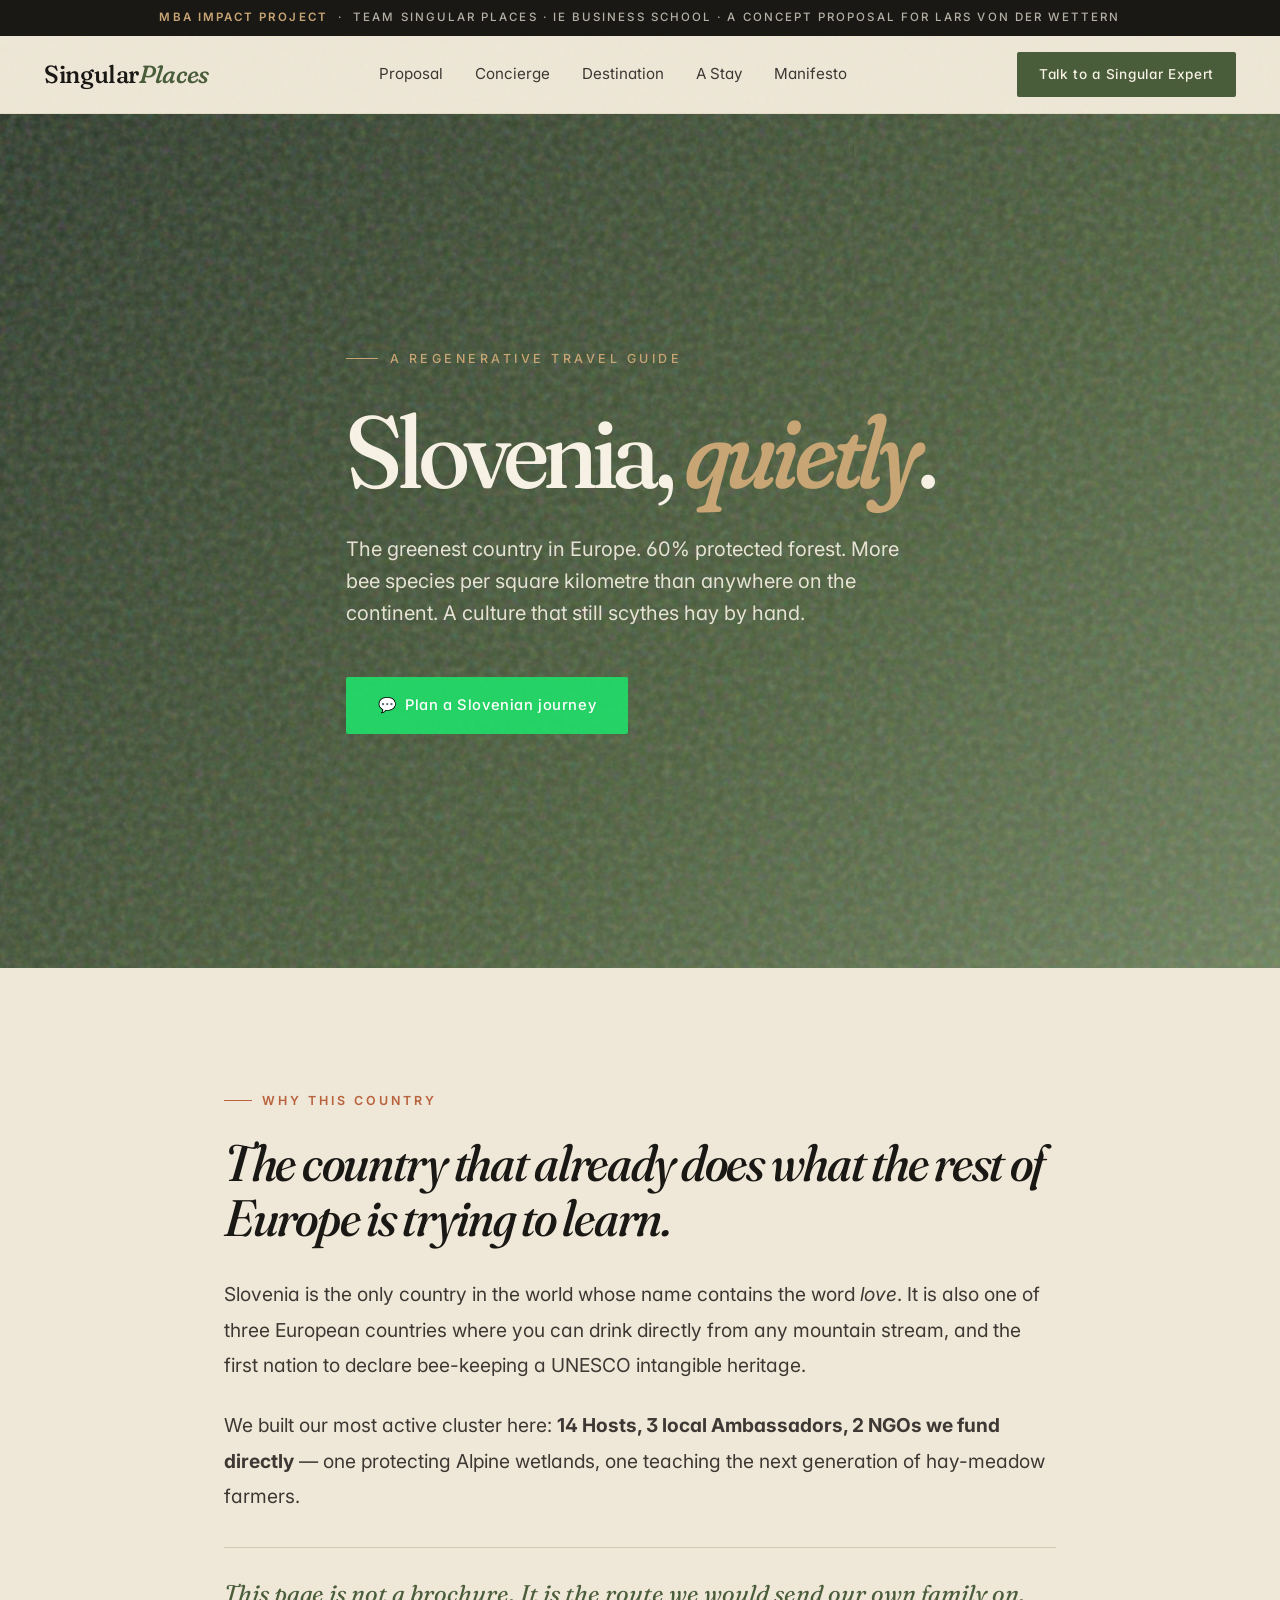
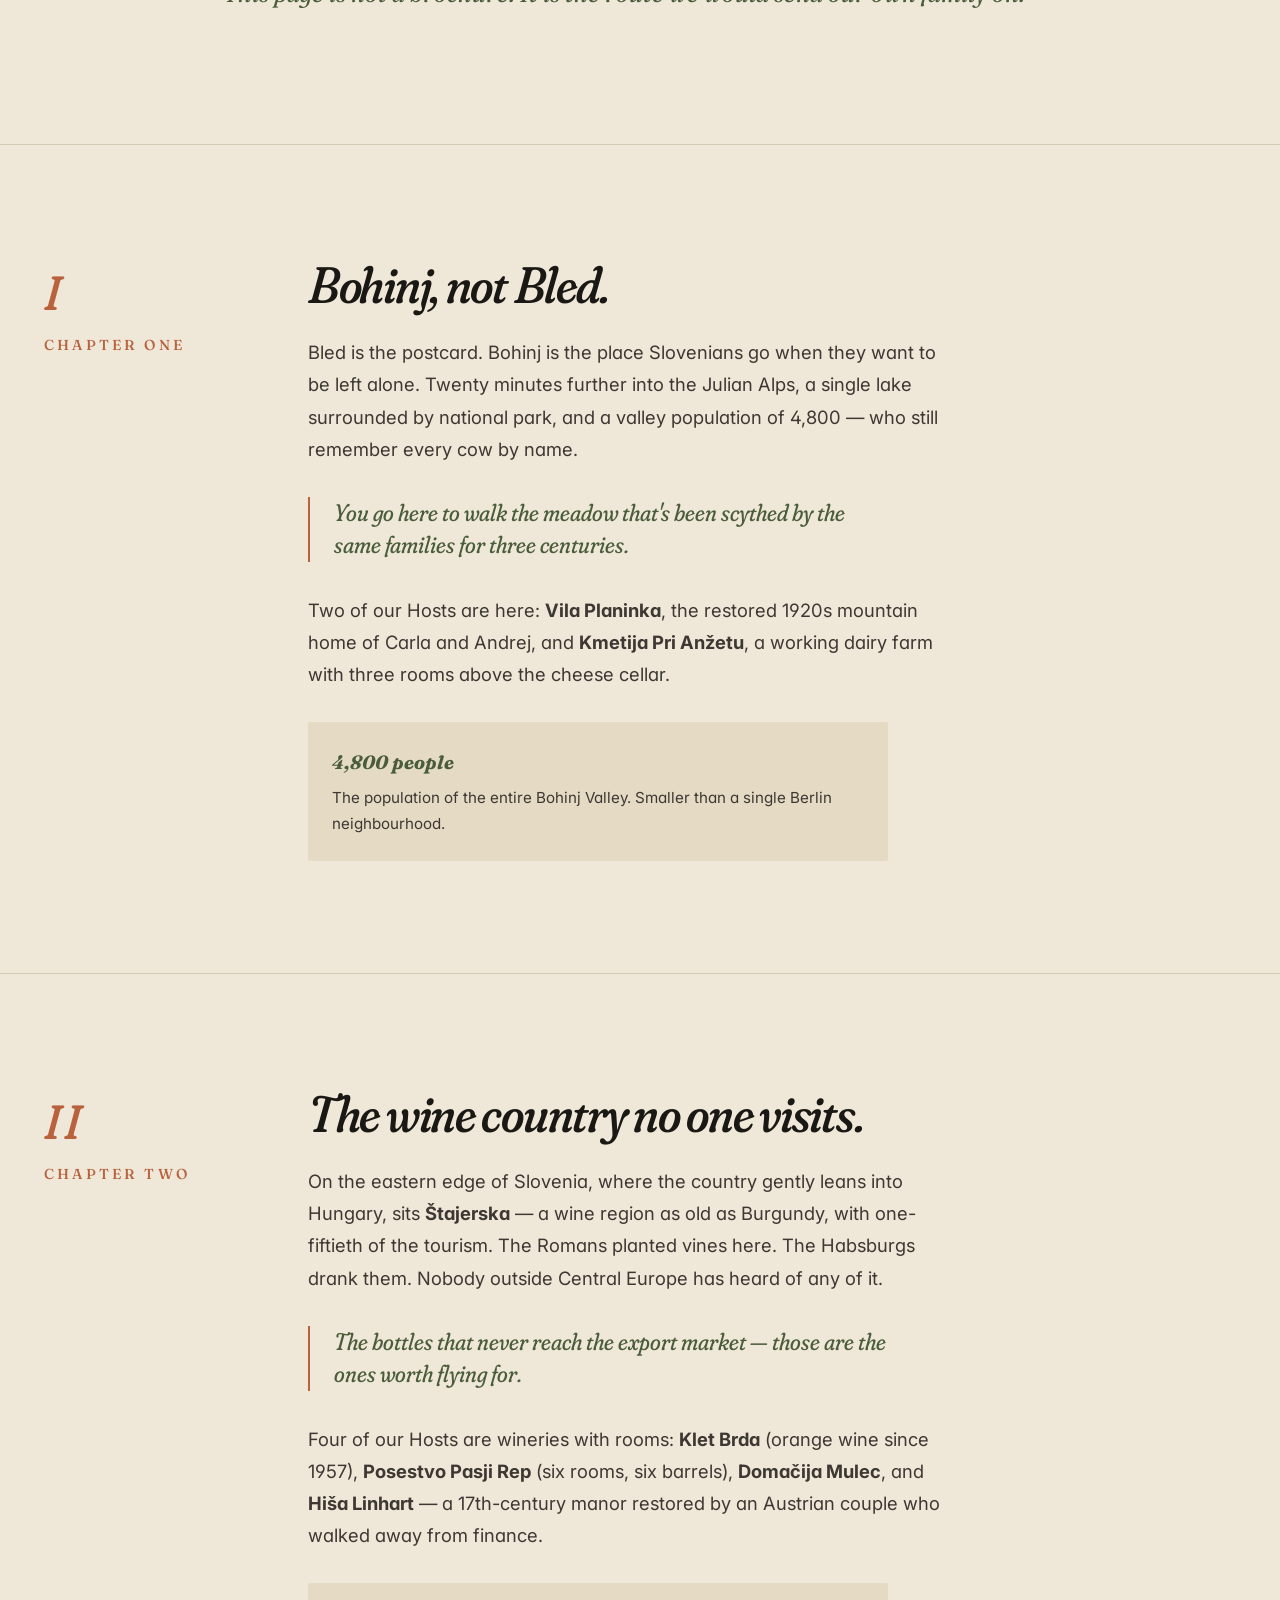
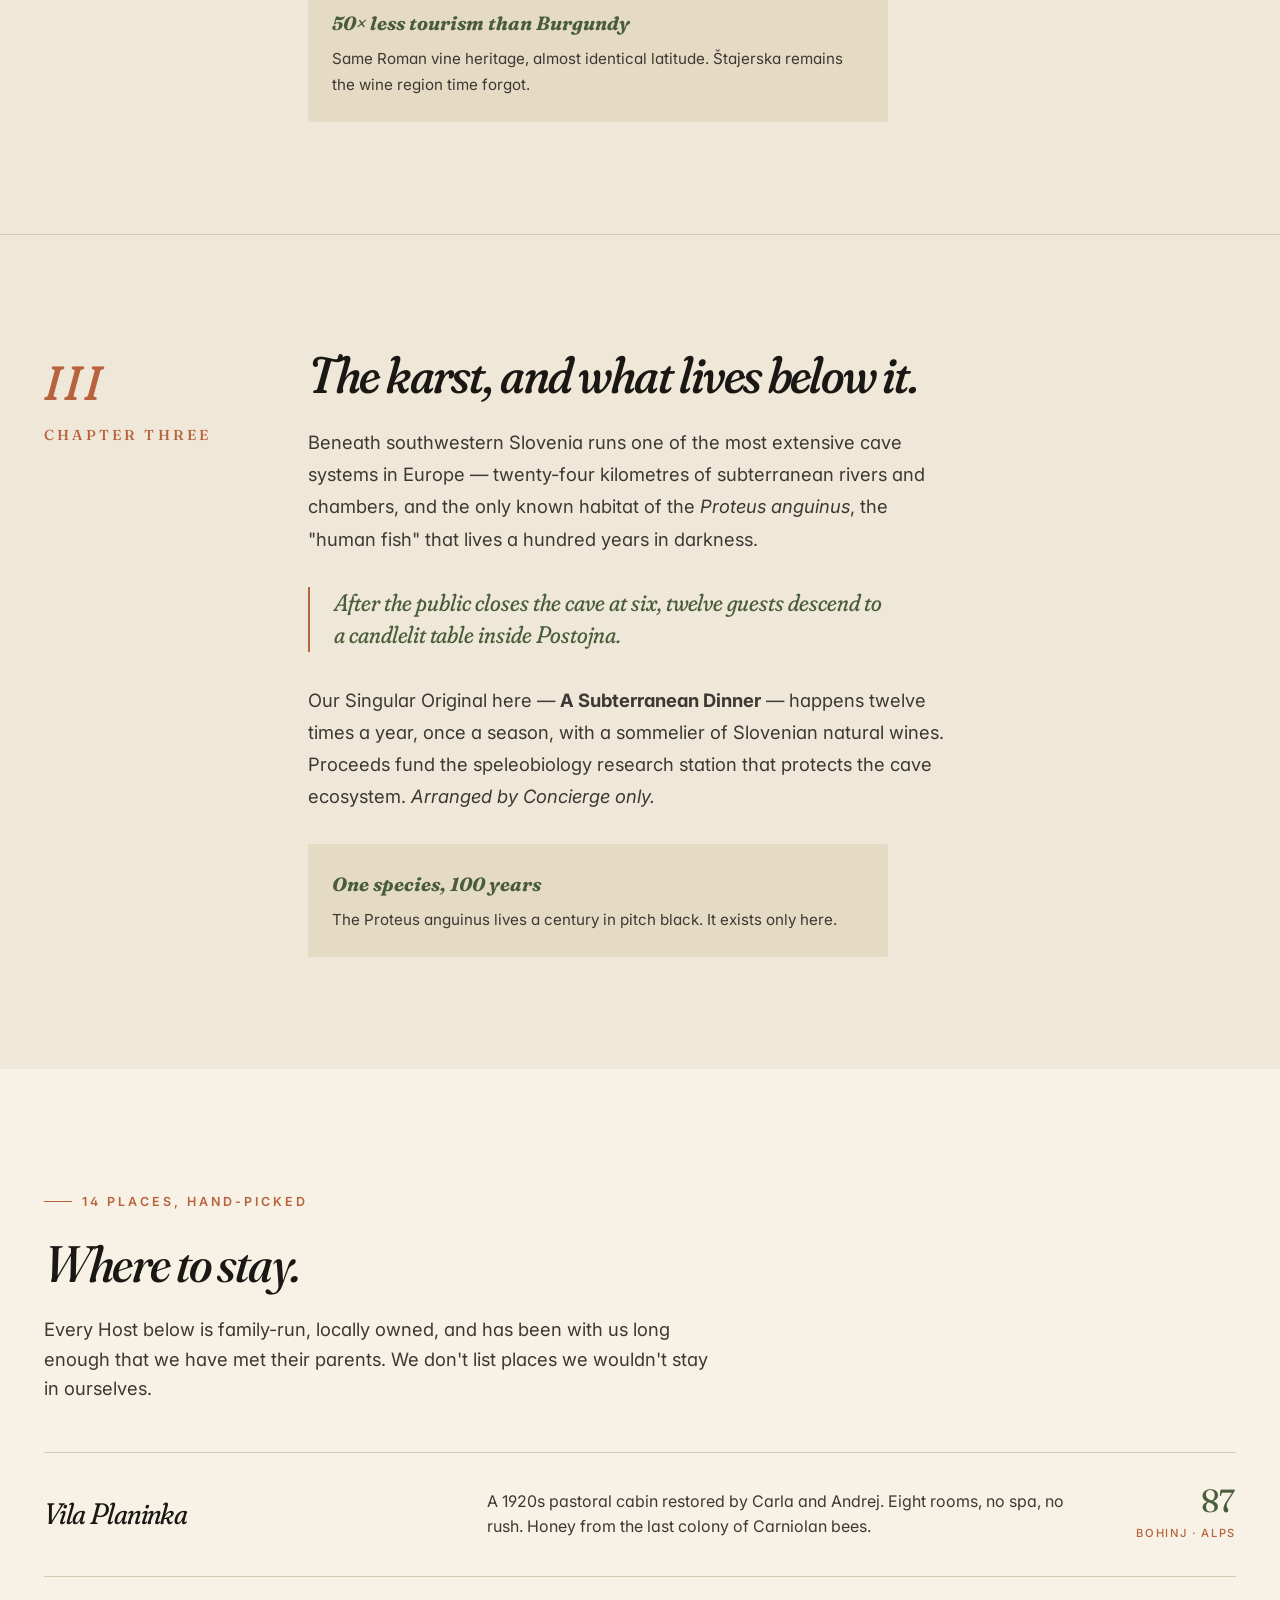
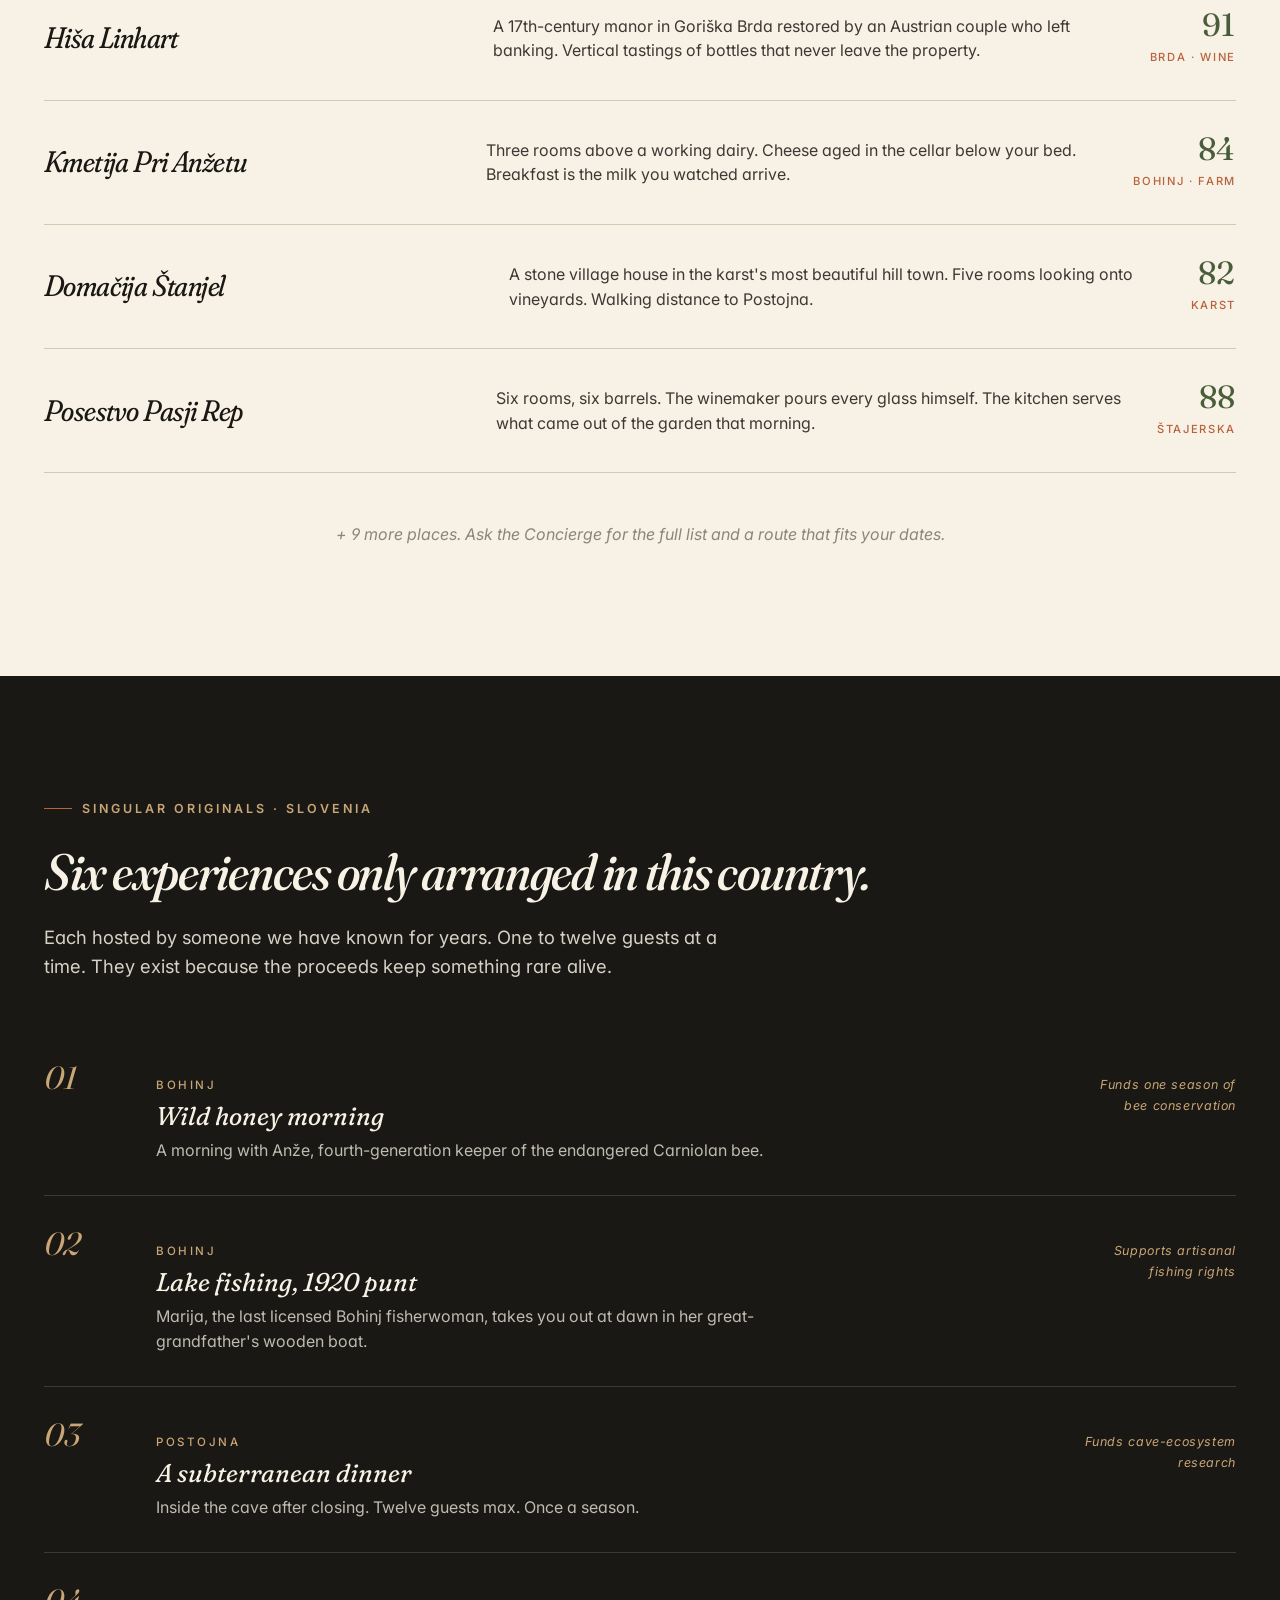
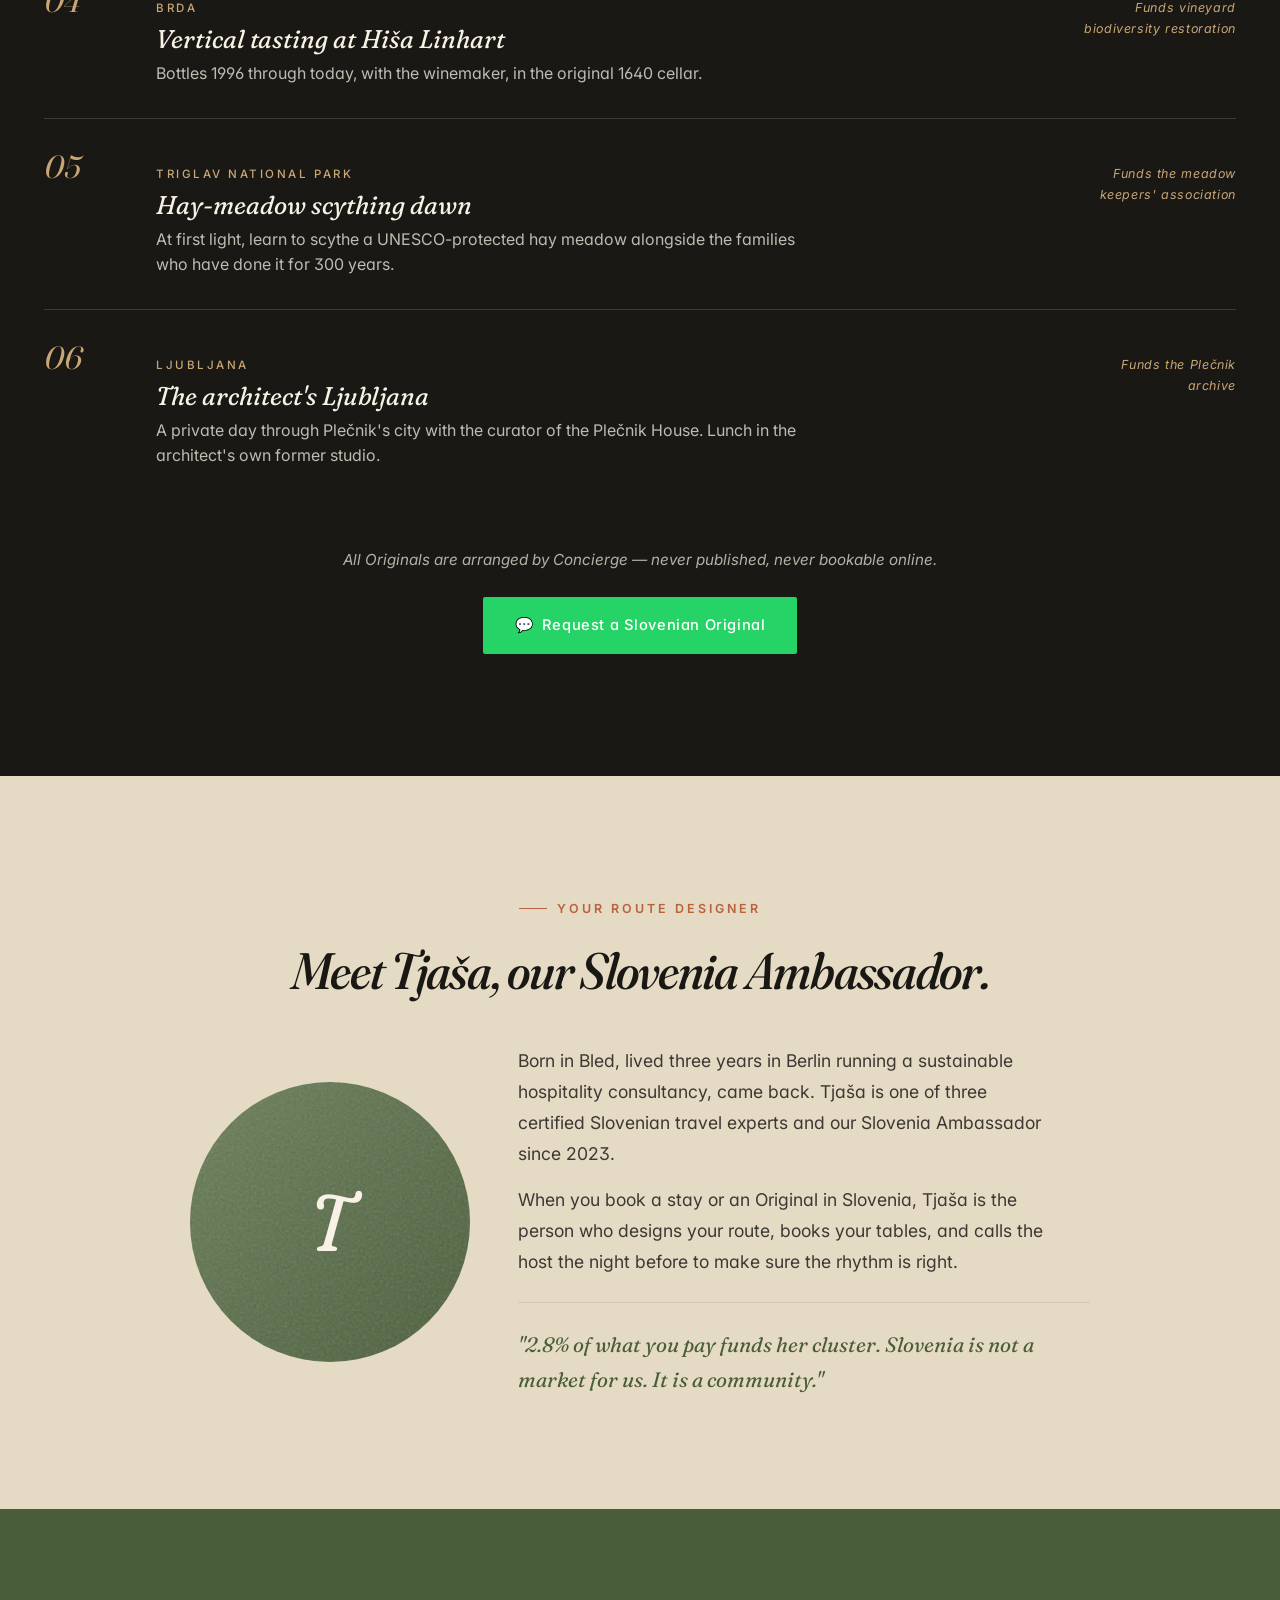
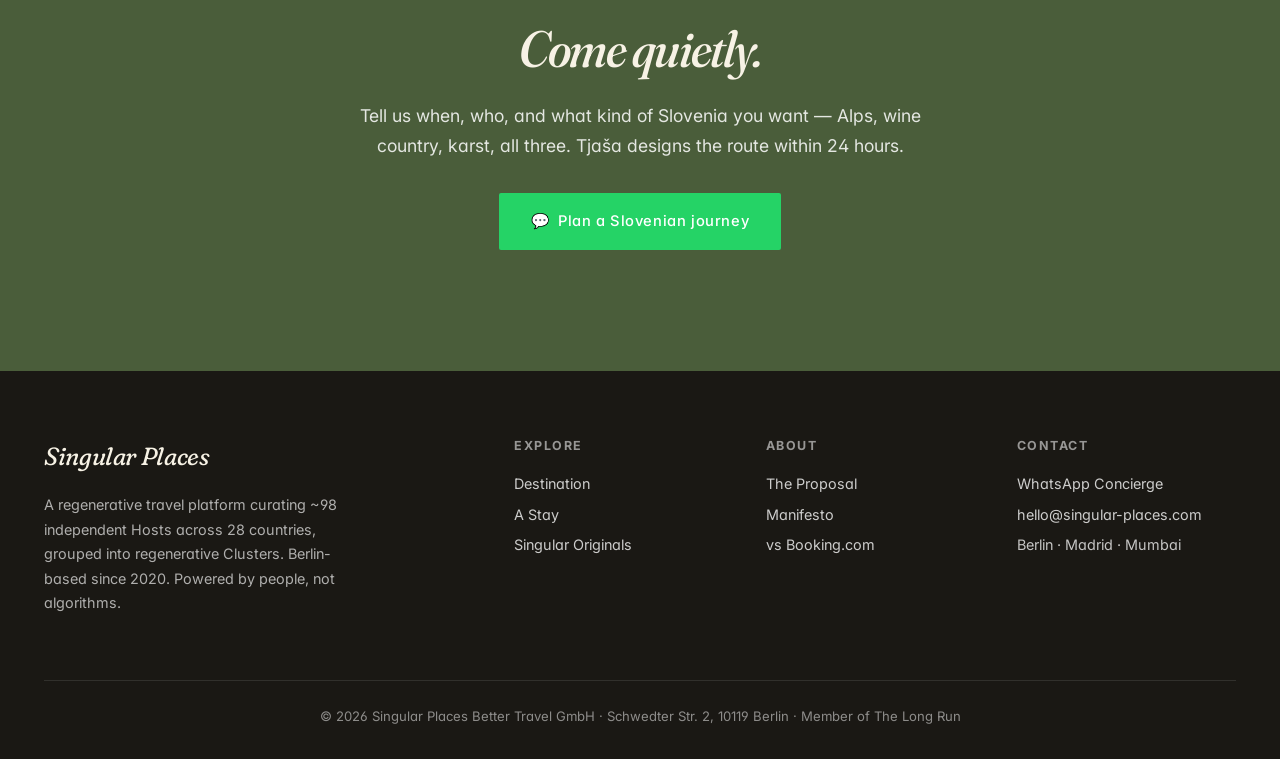
<file: slovenia.html>
<!DOCTYPE html>
<html lang="en">
<head>
<meta charset="UTF-8">
<meta name="viewport" content="width=device-width, initial-scale=1.0">
<meta name="robots" content="noindex, nofollow">
<title>Slovenia · A Regenerative Travel Guide · Singular Places</title>
<link rel="preconnect" href="https://fonts.googleapis.com">
<link rel="preconnect" href="https://fonts.gstatic.com" crossorigin>
<link href="https://fonts.googleapis.com/css2?family=Fraunces:ital,opsz,wght,SOFT,WONK@0,9..144,400..700,0..100,0..1;1,9..144,400..700,0..100,0..1&family=Inter:wght@300;400;500;600&display=swap" rel="stylesheet">
<link rel="stylesheet" href="styles.css">
<style>
/* Placeholder visual blocks — used until real photography is sourced */
.ph {
  background: linear-gradient(135deg, var(--paper-deep) 0%, var(--paper-alt) 100%);
  border-radius: var(--radius-lg);
  position: relative;
  overflow: hidden;
  display: flex;
  align-items: flex-end;
  padding: var(--space-3);
}
.ph::before {
  content: "";
  position: absolute;
  inset: 0;
  opacity: 0.15;
  background-image: url("data:image/svg+xml,%3Csvg viewBox='0 0 200 200' xmlns='http://www.w3.org/2000/svg'%3E%3Cfilter id='n'%3E%3CfeTurbulence type='fractalNoise' baseFrequency='0.4' numOctaves='3' stitchTiles='stitch'/%3E%3C/filter%3E%3Crect width='100%25' height='100%25' filter='url(%23n)'/%3E%3C/svg%3E");
}
.ph-label {
  position: relative;
  z-index: 1;
  font-family: var(--font-sans);
  font-size: 0.72rem;
  letter-spacing: 0.2em;
  text-transform: uppercase;
  color: var(--ink-soft);
  background: rgba(247, 242, 229, 0.9);
  padding: 6px 12px;
  border-radius: 2px;
}
.ph-square { aspect-ratio: 1/1; }
.ph-portrait { aspect-ratio: 3/4; }
.ph-landscape { aspect-ratio: 16/9; }
.ph-card { aspect-ratio: 4/3; }
.ph-circle { border-radius: 50%; aspect-ratio: 1/1; }
.ph-deep { background: linear-gradient(135deg, #34442A 0%, #4A5D3A 100%); }
.ph-deep .ph-label { background: rgba(31,28,20,0.6); color: rgba(255,255,255,0.85); }

/* Slovenia-specific editorial layout */
.slo-hero {
  min-height: 80vh;
  display: flex;
  align-items: center;
  background: linear-gradient(135deg, #2A3727 0%, #4A5D3A 60%, #6B7F5A 100%);
  position: relative;
  overflow: hidden;
  color: var(--paper-light);
}
.slo-hero::before {
  content: "";
  position: absolute;
  inset: 0;
  opacity: 0.25;
  background-image: url("data:image/svg+xml,%3Csvg viewBox='0 0 200 200' xmlns='http://www.w3.org/2000/svg'%3E%3Cfilter id='n'%3E%3CfeTurbulence type='fractalNoise' baseFrequency='0.5' numOctaves='4' stitchTiles='stitch'/%3E%3C/filter%3E%3Crect width='100%25' height='100%25' filter='url(%23n)'/%3E%3C/svg%3E");
}
.slo-hero-content {
  position: relative;
  z-index: 1;
  max-width: 760px;
  padding: var(--space-12) var(--space-3);
}
.slo-hero h1 {
  color: var(--paper-light);
  font-size: clamp(3.5rem, 8vw, 7rem);
  letter-spacing: -0.04em;
  line-height: 0.98;
  margin-bottom: var(--space-4);
}
.slo-hero h1 em {
  font-style: italic;
  color: var(--amber-light);
  font-variation-settings: "opsz" 144, "SOFT" 100, "WONK" 1;
}
.slo-hero-sub {
  font-size: 1.25rem;
  line-height: 1.6;
  max-width: 580px;
  color: rgba(247, 242, 229, 0.9);
  margin-bottom: var(--space-6);
}
.slo-hero-eyebrow {
  font-size: 0.78rem;
  letter-spacing: 0.28em;
  text-transform: uppercase;
  color: var(--amber-light);
  margin-bottom: var(--space-4);
  font-weight: 500;
  display: inline-flex;
  align-items: center;
  gap: 12px;
}
.slo-hero-eyebrow::before {
  content: "";
  width: 32px;
  height: 1px;
  background: var(--amber-light);
}

/* Chapter layout */
.chapter {
  border-top: 1px solid var(--line);
  padding: var(--space-12) 0;
}
.chapter-grid {
  display: grid;
  grid-template-columns: 200px 1fr;
  gap: var(--space-8);
  align-items: start;
}
@media (max-width: 800px) {
  .chapter-grid { grid-template-columns: 1fr; gap: var(--space-3); }
}
.chapter-marker {
  font-family: var(--font-display);
  font-size: 0.9rem;
  letter-spacing: 0.22em;
  text-transform: uppercase;
  color: var(--terracotta);
  font-weight: 500;
  padding-top: 12px;
  position: sticky;
  top: 100px;
}
.chapter-num {
  font-family: var(--font-display);
  font-size: 3rem;
  font-style: italic;
  color: var(--terracotta);
  font-variation-settings: "opsz" 144, "SOFT" 100;
  line-height: 1;
  margin-bottom: var(--space-2);
  display: block;
}
.chapter-body h2 {
  font-style: italic;
  font-variation-settings: "opsz" 96, "SOFT" 80;
  margin-bottom: var(--space-3);
}
.chapter-body p {
  font-size: 1.15rem;
  line-height: 1.75;
  color: var(--ink-soft);
  margin-bottom: var(--space-3);
  max-width: 640px;
}
.chapter-pull {
  font-family: var(--font-display);
  font-size: 1.5rem;
  font-style: italic;
  font-variation-settings: "opsz" 96, "SOFT" 100;
  color: var(--moss);
  border-left: 2px solid var(--terracotta);
  padding-left: var(--space-3);
  margin: var(--space-4) 0;
  max-width: 580px;
  line-height: 1.35;
}
.chapter-fact {
  margin-top: var(--space-4);
  padding: var(--space-3);
  background: var(--paper-alt);
  border-radius: var(--radius);
  font-size: 0.95rem;
  color: var(--ink-soft);
  max-width: 580px;
}
.chapter-fact strong {
  font-family: var(--font-display);
  font-size: 1.2rem;
  color: var(--moss);
  display: block;
  margin-bottom: 6px;
  font-style: italic;
}

/* Stay list — typographic, no images */
.stays-list {
  margin-top: var(--space-6);
  border-top: 1px solid var(--line);
}
.stay-row {
  display: grid;
  grid-template-columns: 1fr 1.5fr auto;
  gap: var(--space-4);
  align-items: center;
  padding: var(--space-4) 0;
  border-bottom: 1px solid var(--line);
  transition: padding-left 0.3s ease;
  color: var(--ink);
}
.stay-row:hover {
  padding-left: var(--space-2);
  background: linear-gradient(to right, var(--paper-alt), transparent);
}
.stay-name {
  font-family: var(--font-display);
  font-size: 1.85rem;
  font-style: italic;
  font-variation-settings: "opsz" 96, "SOFT" 80;
  letter-spacing: -0.02em;
}
.stay-desc {
  color: var(--ink-soft);
  font-size: 1rem;
  line-height: 1.55;
}
.stay-meta {
  text-align: right;
  font-family: var(--font-sans);
  font-size: 0.85rem;
  color: var(--ink-muted);
  letter-spacing: 0.04em;
}
.stay-meta-score {
  font-family: var(--font-display);
  font-size: 2rem;
  color: var(--moss);
  display: block;
  line-height: 1;
  margin-bottom: 4px;
  font-variation-settings: "opsz" 48;
}
.stay-meta-loc {
  text-transform: uppercase;
  letter-spacing: 0.15em;
  font-size: 0.7rem;
  color: var(--terracotta);
  font-weight: 500;
}
@media (max-width: 720px) {
  .stay-row { grid-template-columns: 1fr; gap: var(--space-2); }
  .stay-meta { text-align: left; display: flex; gap: var(--space-3); align-items: baseline; }
  .stay-meta-score { font-size: 1.5rem; }
}

/* Originals — compact editorial cards */
.originals-block {
  background: var(--ink);
  color: var(--paper-light);
  padding: var(--space-12) 0;
}
.originals-block .section-eyebrow { color: var(--amber-light); }
.originals-block h2 { color: var(--paper-light); font-style: italic; }
.originals-block .section-lead { color: rgba(247,242,229,0.85); }
.orig-list {
  margin-top: var(--space-6);
}
.orig-row {
  display: grid;
  grid-template-columns: 80px 1fr auto;
  gap: var(--space-4);
  align-items: baseline;
  padding: var(--space-4) 0;
  border-bottom: 1px solid rgba(255,255,255,0.15);
}
.orig-row:last-child { border-bottom: none; }
.orig-num {
  font-family: var(--font-display);
  font-size: 2rem;
  color: var(--amber-light);
  font-style: italic;
  font-variation-settings: "opsz" 96;
  line-height: 1;
}
.orig-content { max-width: 640px; }
.orig-loc {
  font-size: 0.72rem;
  letter-spacing: 0.22em;
  text-transform: uppercase;
  color: var(--amber-light);
  margin-bottom: 6px;
  font-weight: 500;
}
.orig-name {
  font-family: var(--font-display);
  font-size: 1.6rem;
  font-style: italic;
  font-variation-settings: "opsz" 48, "SOFT" 80;
  margin-bottom: 6px;
  color: var(--paper-light);
  line-height: 1.2;
}
.orig-desc {
  color: rgba(247,242,229,0.75);
  font-size: 1rem;
  line-height: 1.55;
}
.orig-funds {
  font-family: var(--font-sans);
  font-size: 0.78rem;
  letter-spacing: 0.05em;
  color: var(--amber-light);
  font-style: italic;
  text-align: right;
  max-width: 160px;
}
@media (max-width: 720px) {
  .orig-row { grid-template-columns: 50px 1fr; }
  .orig-num { font-size: 1.5rem; }
  .orig-funds { grid-column: 2; text-align: left; max-width: none; margin-top: 6px; }
}

/* Ambassador block */
.ambassador {
  background: var(--paper-alt);
  padding: var(--space-12) 0;
}
.amb-layout {
  display: grid;
  grid-template-columns: 280px 1fr;
  gap: var(--space-6);
  align-items: center;
  max-width: 900px;
  margin: var(--space-6) auto 0;
}
@media (max-width: 720px) {
  .amb-layout { grid-template-columns: 1fr; }
}
.amb-photo {
  aspect-ratio: 1/1;
  border-radius: 50%;
  background: linear-gradient(135deg, var(--moss-light), var(--moss));
  display: flex;
  align-items: center;
  justify-content: center;
  position: relative;
  overflow: hidden;
}
.amb-photo::before {
  content: "";
  position: absolute;
  inset: 0;
  opacity: 0.2;
  background-image: url("data:image/svg+xml,%3Csvg viewBox='0 0 200 200' xmlns='http://www.w3.org/2000/svg'%3E%3Cfilter id='n'%3E%3CfeTurbulence type='fractalNoise' baseFrequency='0.5' numOctaves='3' stitchTiles='stitch'/%3E%3C/filter%3E%3Crect width='100%25' height='100%25' filter='url(%23n)'/%3E%3C/svg%3E");
}
.amb-initials {
  font-family: var(--font-display);
  font-size: 5rem;
  color: var(--paper-light);
  font-style: italic;
  font-variation-settings: "opsz" 144, "SOFT" 100, "WONK" 1;
  position: relative;
  z-index: 1;
}
.amb-text h3 {
  font-style: italic;
  font-variation-settings: "opsz" 96, "SOFT" 80;
  margin-bottom: var(--space-2);
}
.amb-text p {
  font-size: 1.1rem;
  line-height: 1.75;
  color: var(--ink-soft);
  margin-bottom: var(--space-2);
  max-width: 540px;
}
.amb-text .amb-quote {
  font-family: var(--font-display);
  font-style: italic;
  font-size: 1.3rem;
  color: var(--moss);
  margin-top: var(--space-3);
  padding-top: var(--space-3);
  border-top: 1px solid var(--line);
}
</style>
</head>
<body>

<div class="demo-banner">
  <strong>MBA IMPACT PROJECT</strong> &nbsp;·&nbsp; Team Singular Places · IE Business School · A concept proposal for Lars von der Wettern
</div>

<nav class="nav">
  <div class="nav-inner">
    <a href="index.html" class="nav-logo">Singular<span>Places</span></a>
    <ul class="nav-menu">
      <li><a href="index.html">Proposal</a></li>
      <li><a href="demo-concierge.html">Concierge</a></li>
      <li><a href="slovenia.html">Destination</a></li>
      <li><a href="hotel.html">A Stay</a></li>
      <li><a href="why-us.html">Manifesto</a></li>
    </ul>
    <a href="https://wa.me/" class="nav-cta">Talk to a Singular Expert</a>
  </div>
</nav>

<!-- HERO — no external image, dominant typography -->
<section class="slo-hero">
  <div class="container">
    <div class="slo-hero-content">
      <div class="slo-hero-eyebrow">A regenerative travel guide</div>
      <h1>Slovenia, <em>quietly</em>.</h1>
      <p class="slo-hero-sub">
        The greenest country in Europe. 60% protected forest. More bee species per square kilometre than anywhere on the continent. A culture that still scythes hay by hand.
      </p>
      <a href="https://wa.me/" class="btn btn-whatsapp">Plan a Slovenian journey</a>
    </div>
  </div>
</section>

<!-- INTRO — single editorial column, no image -->
<section style="padding: var(--space-12) 0;">
  <div class="container-narrow">
    <div class="section-eyebrow">Why this country</div>
    <h2 style="font-style: italic; margin-bottom: var(--space-4);">The country that already does what the rest of Europe is trying to learn.</h2>

    <div style="font-size: 1.2rem; line-height: 1.85; color: var(--ink-soft);">
      <p style="margin-bottom: var(--space-3);">
        Slovenia is the only country in the world whose name contains the word <em>love</em>. It is also one of three European countries where you can drink directly from any mountain stream, and the first nation to declare bee-keeping a UNESCO intangible heritage.
      </p>
      <p style="margin-bottom: var(--space-3);">
        We built our most active cluster here: <strong>14 Hosts, 3 local Ambassadors, 2 NGOs we fund directly</strong> — one protecting Alpine wetlands, one teaching the next generation of hay-meadow farmers.
      </p>
      <p style="font-family: var(--font-display); font-style: italic; font-size: 1.5rem; color: var(--moss); margin-top: var(--space-4); border-top: 1px solid var(--line); padding-top: var(--space-3);">
        This page is not a brochure. It is the route we would send our own family on.
      </p>
    </div>
  </div>
</section>

<!-- CHAPTER 1: BOHINJ -->
<section class="chapter">
  <div class="container">
    <div class="chapter-grid">
      <div class="chapter-marker">
        <span class="chapter-num">I</span>
        Chapter one
      </div>
      <div class="chapter-body">
        <h2>Bohinj, not Bled.</h2>
        <p>
          Bled is the postcard. Bohinj is the place Slovenians go when they want to be left alone. Twenty minutes further into the Julian Alps, a single lake surrounded by national park, and a valley population of 4,800 — who still remember every cow by name.
        </p>
        <div class="chapter-pull">
          You go here to walk the meadow that's been scythed by the same families for three centuries.
        </div>
        <p>
          Two of our Hosts are here: <strong>Vila Planinka</strong>, the restored 1920s mountain home of Carla and Andrej, and <strong>Kmetija Pri Anžetu</strong>, a working dairy farm with three rooms above the cheese cellar.
        </p>
        <div class="chapter-fact">
          <strong>4,800 people</strong>
          The population of the entire Bohinj Valley. Smaller than a single Berlin neighbourhood.
        </div>
      </div>
    </div>
  </div>
</section>

<!-- CHAPTER 2: ŠTAJERSKA -->
<section class="chapter">
  <div class="container">
    <div class="chapter-grid">
      <div class="chapter-marker">
        <span class="chapter-num">II</span>
        Chapter two
      </div>
      <div class="chapter-body">
        <h2>The wine country no one visits.</h2>
        <p>
          On the eastern edge of Slovenia, where the country gently leans into Hungary, sits <strong>Štajerska</strong> — a wine region as old as Burgundy, with one-fiftieth of the tourism. The Romans planted vines here. The Habsburgs drank them. Nobody outside Central Europe has heard of any of it.
        </p>
        <div class="chapter-pull">
          The bottles that never reach the export market — those are the ones worth flying for.
        </div>
        <p>
          Four of our Hosts are wineries with rooms: <strong>Klet Brda</strong> (orange wine since 1957), <strong>Posestvo Pasji Rep</strong> (six rooms, six barrels), <strong>Domačija Mulec</strong>, and <strong>Hiša Linhart</strong> — a 17th-century manor restored by an Austrian couple who walked away from finance.
        </p>
        <div class="chapter-fact">
          <strong>50× less tourism than Burgundy</strong>
          Same Roman vine heritage, almost identical latitude. Štajerska remains the wine region time forgot.
        </div>
      </div>
    </div>
  </div>
</section>

<!-- CHAPTER 3: KARST -->
<section class="chapter">
  <div class="container">
    <div class="chapter-grid">
      <div class="chapter-marker">
        <span class="chapter-num">III</span>
        Chapter three
      </div>
      <div class="chapter-body">
        <h2>The karst, and what lives below it.</h2>
        <p>
          Beneath southwestern Slovenia runs one of the most extensive cave systems in Europe — twenty-four kilometres of subterranean rivers and chambers, and the only known habitat of the <em>Proteus anguinus</em>, the "human fish" that lives a hundred years in darkness.
        </p>
        <div class="chapter-pull">
          After the public closes the cave at six, twelve guests descend to a candlelit table inside Postojna.
        </div>
        <p>
          Our Singular Original here — <strong>A Subterranean Dinner</strong> — happens twelve times a year, once a season, with a sommelier of Slovenian natural wines. Proceeds fund the speleobiology research station that protects the cave ecosystem. <em>Arranged by Concierge only.</em>
        </p>
        <div class="chapter-fact">
          <strong>One species, 100 years</strong>
          The Proteus anguinus lives a century in pitch black. It exists only here.
        </div>
      </div>
    </div>
  </div>
</section>

<!-- STAYS — typographic list, no image cards -->
<section style="padding: var(--space-12) 0; background: var(--paper-light);">
  <div class="container">
    <div class="section-eyebrow">14 places, hand-picked</div>
    <h2 style="font-style: italic; margin-bottom: var(--space-3);">Where to stay.</h2>
    <p class="section-lead">
      Every Host below is family-run, locally owned, and has been with us long enough that we have met their parents. We don't list places we wouldn't stay in ourselves.
    </p>

    <div class="stays-list">

      <a href="hotel.html" class="stay-row">
        <div>
          <div class="stay-name">Vila Planinka</div>
        </div>
        <div class="stay-desc">A 1920s pastoral cabin restored by Carla and Andrej. Eight rooms, no spa, no rush. Honey from the last colony of Carniolan bees.</div>
        <div class="stay-meta">
          <span class="stay-meta-score">87</span>
          <span class="stay-meta-loc">Bohinj · Alps</span>
        </div>
      </a>

      <a href="hotel.html" class="stay-row">
        <div>
          <div class="stay-name">Hiša Linhart</div>
        </div>
        <div class="stay-desc">A 17th-century manor in Goriška Brda restored by an Austrian couple who left banking. Vertical tastings of bottles that never leave the property.</div>
        <div class="stay-meta">
          <span class="stay-meta-score">91</span>
          <span class="stay-meta-loc">Brda · Wine</span>
        </div>
      </a>

      <a href="hotel.html" class="stay-row">
        <div>
          <div class="stay-name">Kmetija Pri Anžetu</div>
        </div>
        <div class="stay-desc">Three rooms above a working dairy. Cheese aged in the cellar below your bed. Breakfast is the milk you watched arrive.</div>
        <div class="stay-meta">
          <span class="stay-meta-score">84</span>
          <span class="stay-meta-loc">Bohinj · Farm</span>
        </div>
      </a>

      <a href="hotel.html" class="stay-row">
        <div>
          <div class="stay-name">Domačija Štanjel</div>
        </div>
        <div class="stay-desc">A stone village house in the karst's most beautiful hill town. Five rooms looking onto vineyards. Walking distance to Postojna.</div>
        <div class="stay-meta">
          <span class="stay-meta-score">82</span>
          <span class="stay-meta-loc">Karst</span>
        </div>
      </a>

      <a href="hotel.html" class="stay-row">
        <div>
          <div class="stay-name">Posestvo Pasji Rep</div>
        </div>
        <div class="stay-desc">Six rooms, six barrels. The winemaker pours every glass himself. The kitchen serves what came out of the garden that morning.</div>
        <div class="stay-meta">
          <span class="stay-meta-score">88</span>
          <span class="stay-meta-loc">Štajerska</span>
        </div>
      </a>

    </div>

    <p style="text-align: center; margin-top: var(--space-6); font-size: 1rem; color: var(--ink-muted); font-style: italic;">
      + 9 more places. Ask the Concierge for the full list and a route that fits your dates.
    </p>
  </div>
</section>

<!-- ORIGINALS — numbered editorial list, no images -->
<section class="originals-block">
  <div class="container">
    <div class="section-eyebrow">Singular Originals · Slovenia</div>
    <h2 style="margin-bottom: var(--space-3);">Six experiences only arranged in this country.</h2>
    <p class="section-lead">
      Each hosted by someone we have known for years. One to twelve guests at a time. They exist because the proceeds keep something rare alive.
    </p>

    <div class="orig-list">

      <div class="orig-row">
        <div class="orig-num">01</div>
        <div class="orig-content">
          <div class="orig-loc">Bohinj</div>
          <div class="orig-name">Wild honey morning</div>
          <div class="orig-desc">A morning with Anže, fourth-generation keeper of the endangered Carniolan bee.</div>
        </div>
        <div class="orig-funds">Funds one season of bee conservation</div>
      </div>

      <div class="orig-row">
        <div class="orig-num">02</div>
        <div class="orig-content">
          <div class="orig-loc">Bohinj</div>
          <div class="orig-name">Lake fishing, 1920 punt</div>
          <div class="orig-desc">Marija, the last licensed Bohinj fisherwoman, takes you out at dawn in her great-grandfather's wooden boat.</div>
        </div>
        <div class="orig-funds">Supports artisanal fishing rights</div>
      </div>

      <div class="orig-row">
        <div class="orig-num">03</div>
        <div class="orig-content">
          <div class="orig-loc">Postojna</div>
          <div class="orig-name">A subterranean dinner</div>
          <div class="orig-desc">Inside the cave after closing. Twelve guests max. Once a season.</div>
        </div>
        <div class="orig-funds">Funds cave-ecosystem research</div>
      </div>

      <div class="orig-row">
        <div class="orig-num">04</div>
        <div class="orig-content">
          <div class="orig-loc">Brda</div>
          <div class="orig-name">Vertical tasting at Hiša Linhart</div>
          <div class="orig-desc">Bottles 1996 through today, with the winemaker, in the original 1640 cellar.</div>
        </div>
        <div class="orig-funds">Funds vineyard biodiversity restoration</div>
      </div>

      <div class="orig-row">
        <div class="orig-num">05</div>
        <div class="orig-content">
          <div class="orig-loc">Triglav National Park</div>
          <div class="orig-name">Hay-meadow scything dawn</div>
          <div class="orig-desc">At first light, learn to scythe a UNESCO-protected hay meadow alongside the families who have done it for 300 years.</div>
        </div>
        <div class="orig-funds">Funds the meadow keepers' association</div>
      </div>

      <div class="orig-row">
        <div class="orig-num">06</div>
        <div class="orig-content">
          <div class="orig-loc">Ljubljana</div>
          <div class="orig-name">The architect's Ljubljana</div>
          <div class="orig-desc">A private day through Plečnik's city with the curator of the Plečnik House. Lunch in the architect's own former studio.</div>
        </div>
        <div class="orig-funds">Funds the Plečnik archive</div>
      </div>

    </div>

    <div style="text-align: center; margin-top: var(--space-6);">
      <p style="font-style: italic; color: rgba(247,242,229,0.7); margin-bottom: var(--space-3); font-size: 0.95rem;">All Originals are arranged by Concierge — never published, never bookable online.</p>
      <a href="https://wa.me/" class="btn btn-whatsapp">Request a Slovenian Original</a>
    </div>
  </div>
</section>

<!-- AMBASSADOR -->
<section class="ambassador">
  <div class="container">
    <div style="text-align: center;">
      <div class="section-eyebrow" style="display: inline-flex;">Your route designer</div>
      <h2 style="font-style: italic;">Meet Tjaša, our Slovenia Ambassador.</h2>
    </div>

    <div class="amb-layout">
      <div class="amb-photo">
        <span class="amb-initials">T</span>
      </div>
      <div class="amb-text">
        <p>
          Born in Bled, lived three years in Berlin running a sustainable hospitality consultancy, came back. Tjaša is one of three certified Slovenian travel experts and our Slovenia Ambassador since 2023.
        </p>
        <p>
          When you book a stay or an Original in Slovenia, Tjaša is the person who designs your route, books your tables, and calls the host the night before to make sure the rhythm is right.
        </p>
        <div class="amb-quote">
          "2.8% of what you pay funds her cluster. Slovenia is not a market for us. It is a community."
        </div>
      </div>
    </div>
  </div>
</section>

<!-- CTA FINAL -->
<section class="cta-final">
  <div class="container-narrow">
    <h2>Come quietly.</h2>
    <p>Tell us when, who, and what kind of Slovenia you want — Alps, wine country, karst, all three. Tjaša designs the route within 24 hours.</p>
    <a href="https://wa.me/" class="btn btn-whatsapp">Plan a Slovenian journey</a>
  </div>
</section>

<footer>
  <div class="container">
    <div class="footer-grid">
      <div>
        <div class="footer-brand">Singular Places</div>
        <p class="footer-tag">A regenerative travel platform curating ~98 independent Hosts across 28 countries, grouped into regenerative Clusters. Berlin-based since 2020. Powered by people, not algorithms.</p>
      </div>
      <div>
        <h5>Explore</h5>
        <ul>
          <li><a href="slovenia.html">Destination</a></li>
          <li><a href="hotel.html">A Stay</a></li>
          <li><a href="index.html#originals">Singular Originals</a></li>
        </ul>
      </div>
      <div>
        <h5>About</h5>
        <ul>
          <li><a href="index.html">The Proposal</a></li>
          <li><a href="why-us.html">Manifesto</a></li>
          <li><a href="why-us.html">vs Booking.com</a></li>
        </ul>
      </div>
      <div>
        <h5>Contact</h5>
        <ul>
          <li><a href="https://wa.me/">WhatsApp Concierge</a></li>
          <li><a href="mailto:hello@singular-places.com">hello@singular-places.com</a></li>
          <li>Berlin · Madrid · Mumbai</li>
        </ul>
      </div>
    </div>
    <div class="footer-bottom">
      © 2026 Singular Places Better Travel GmbH · Schwedter Str. 2, 10119 Berlin · Member of The Long Run
    </div>
  </div>
</footer>

</body>
</html>
</file>
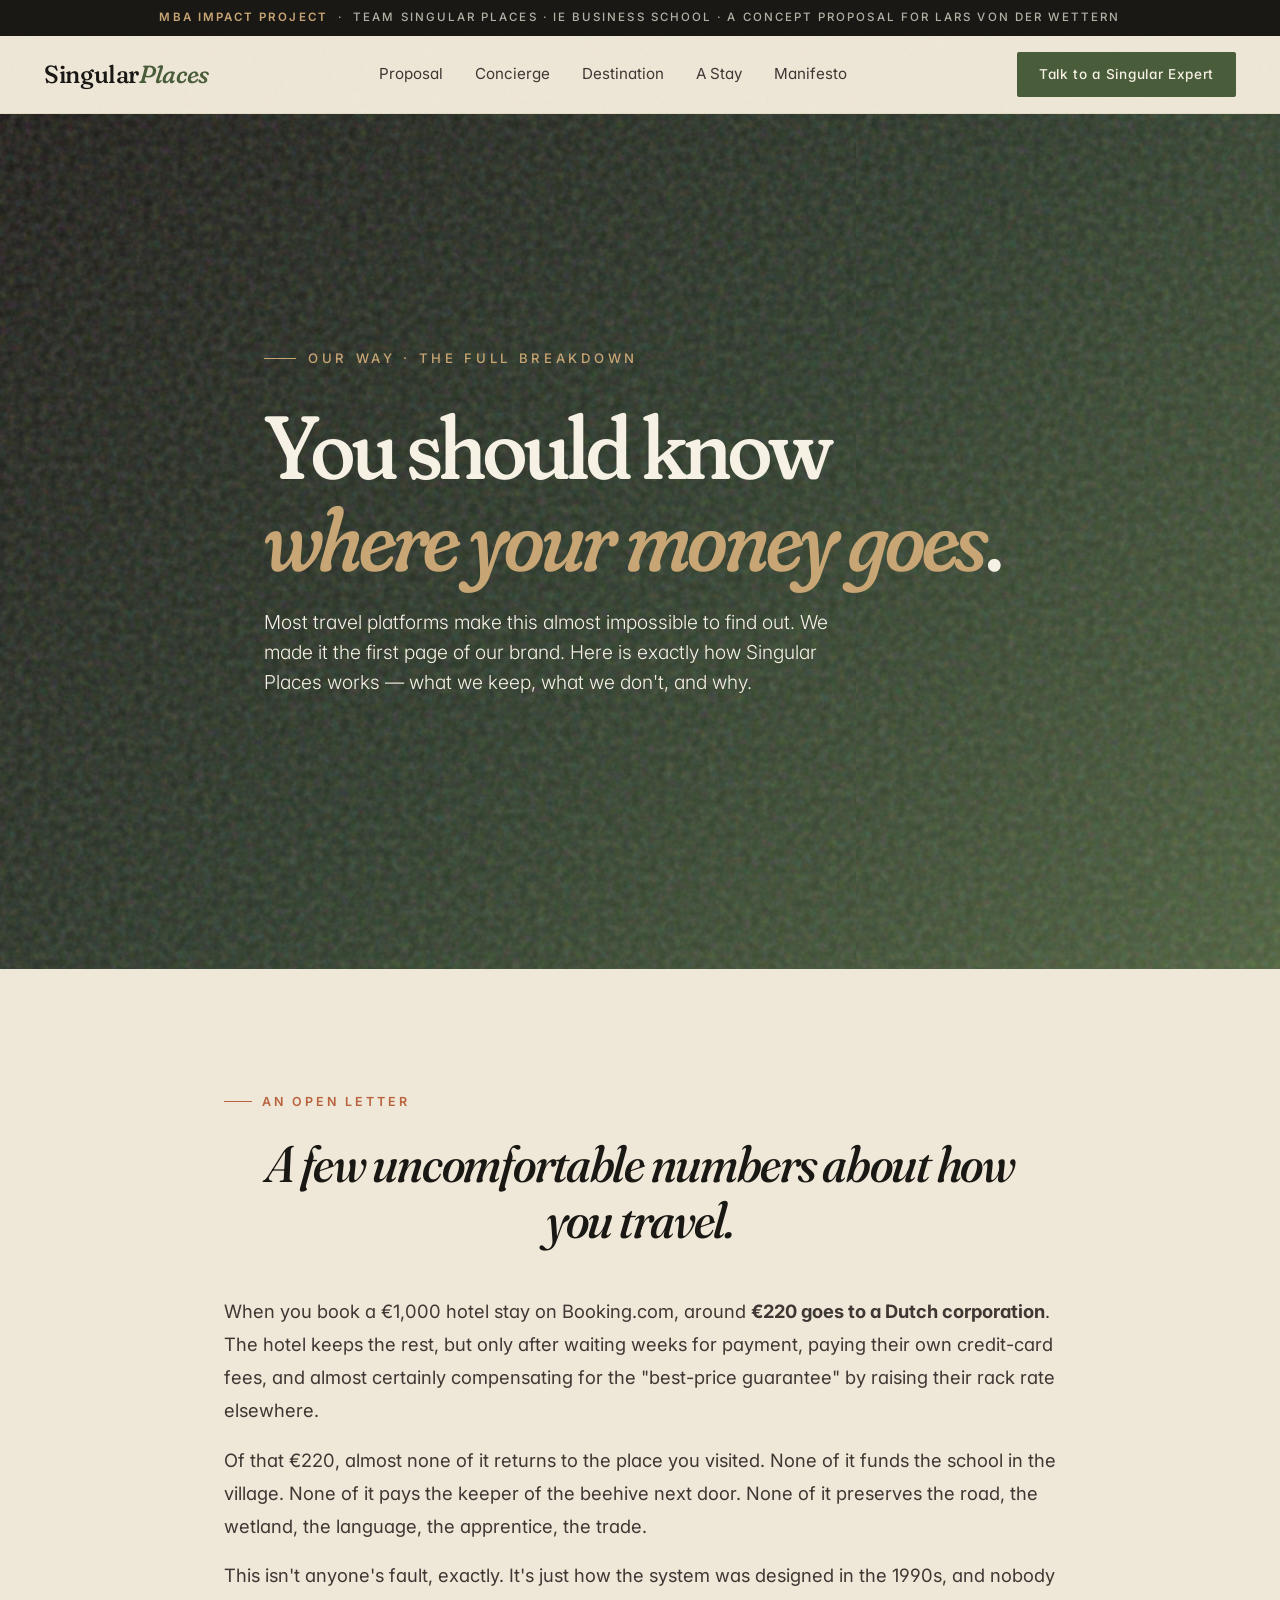
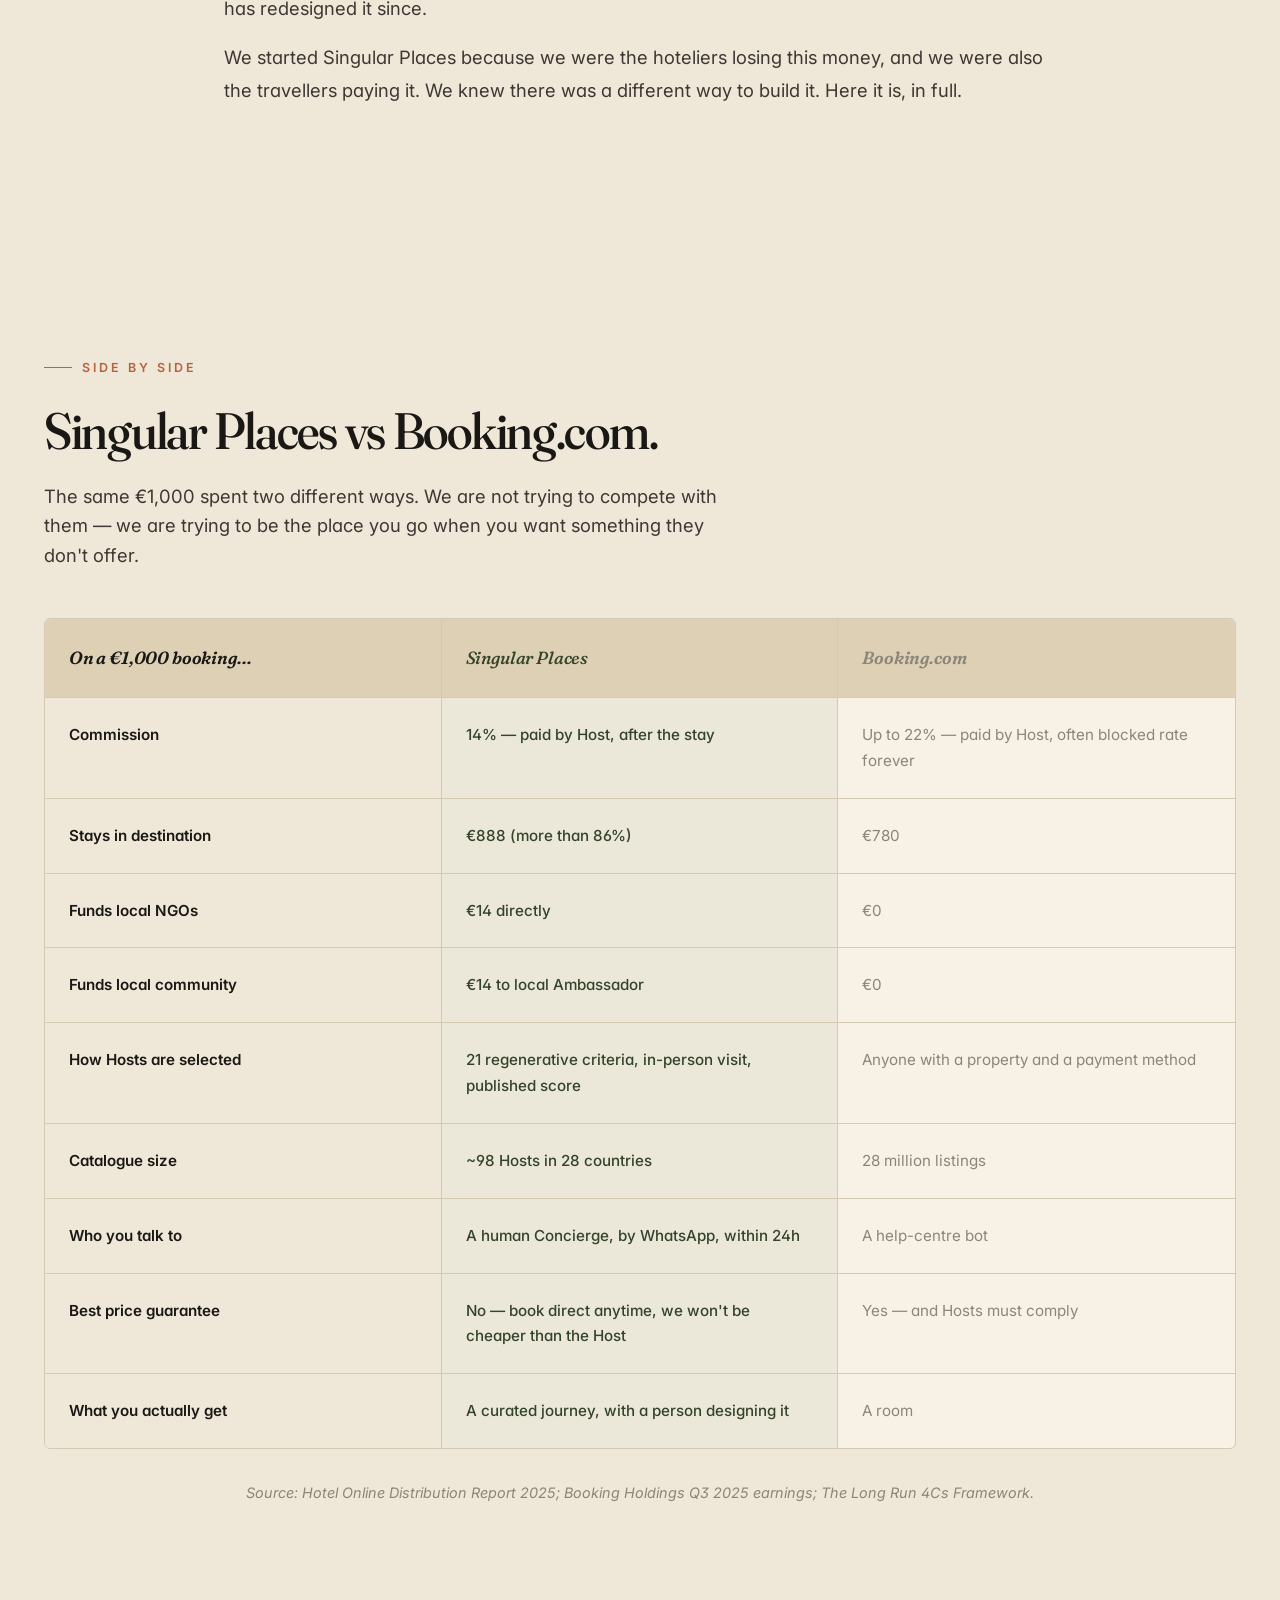
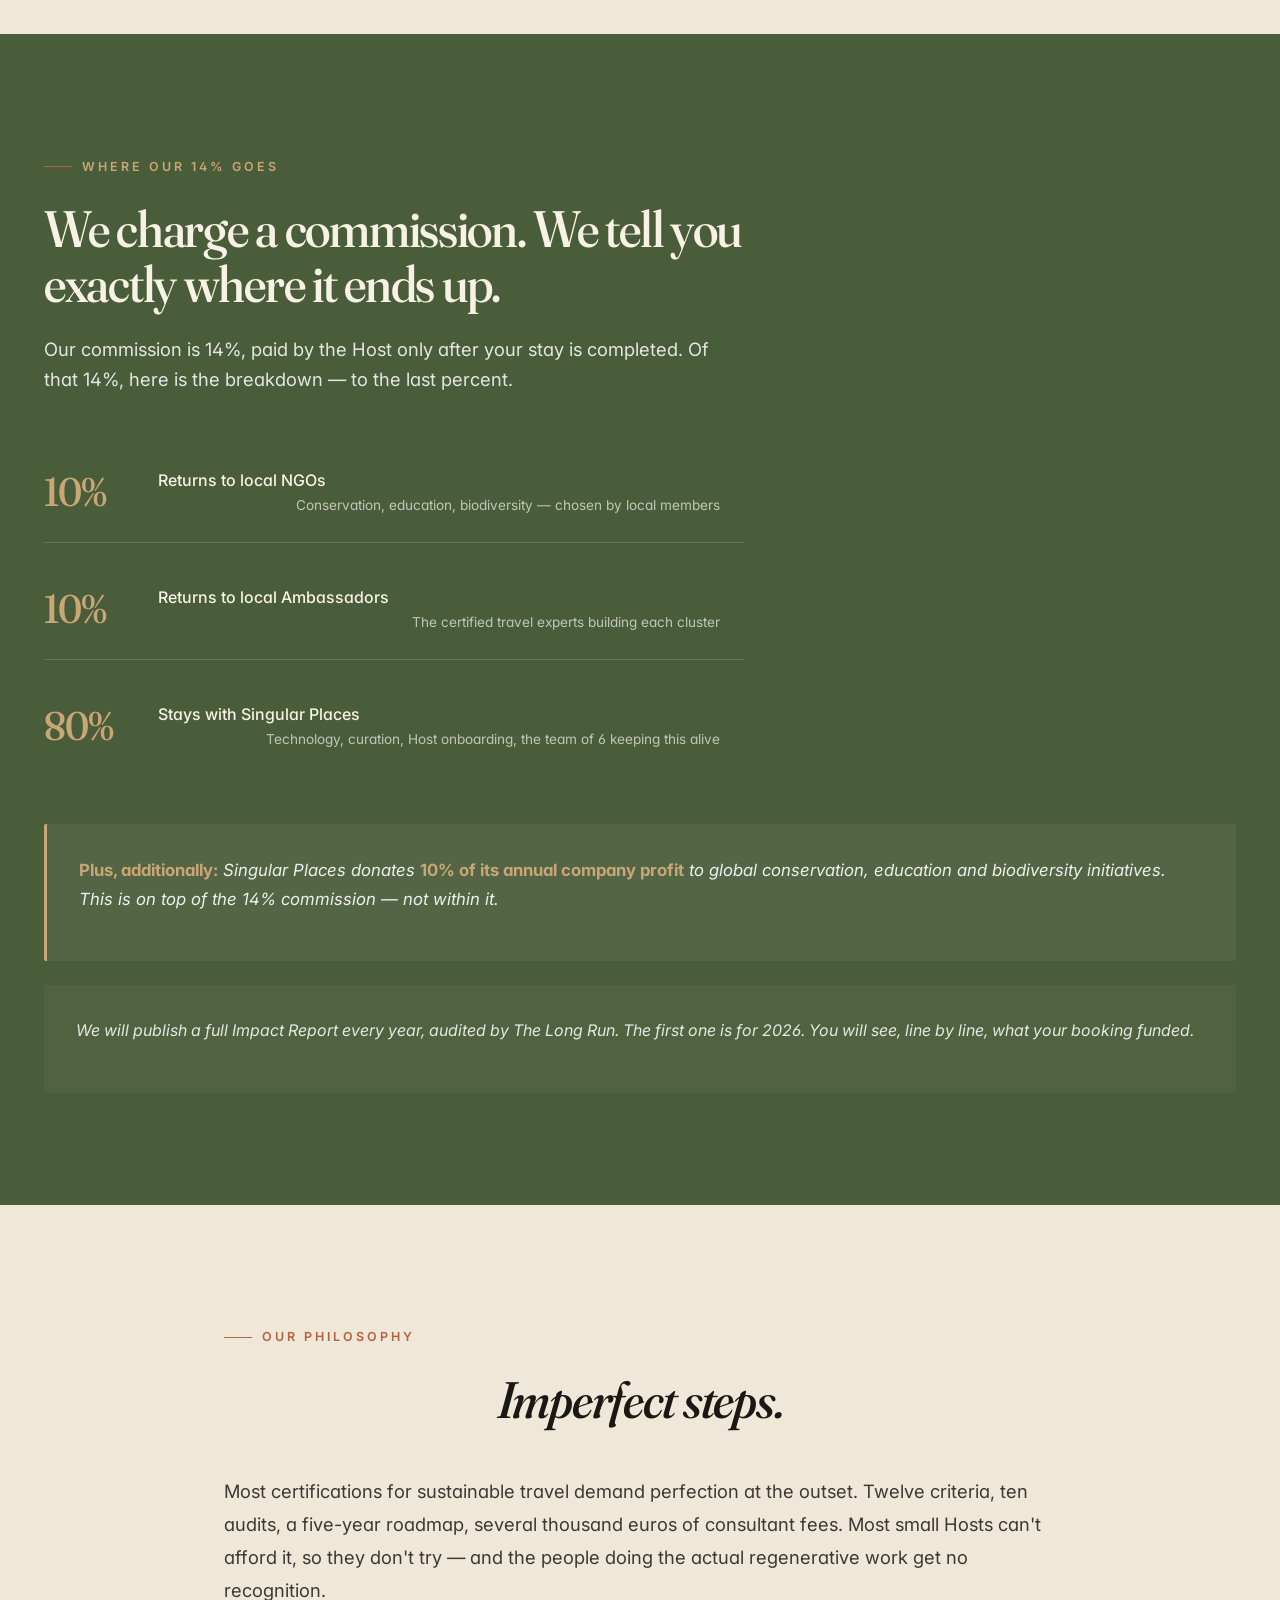
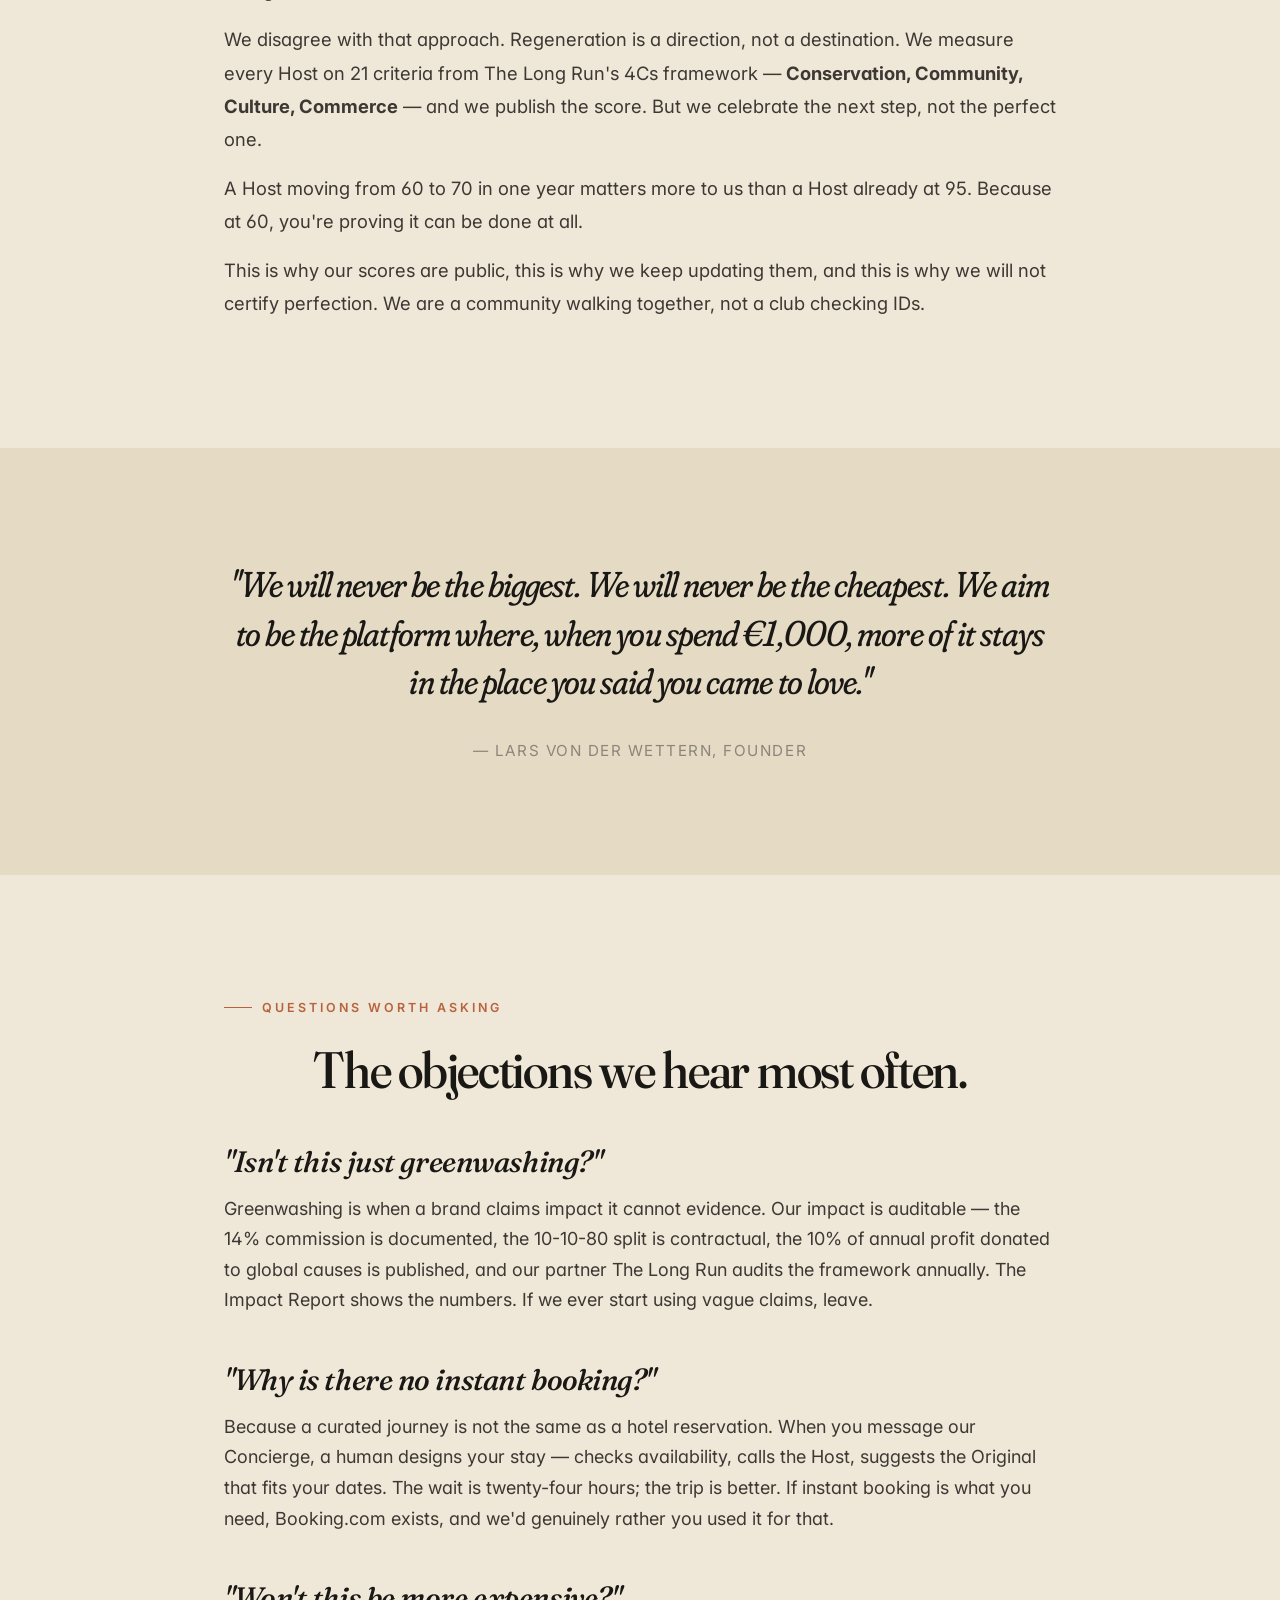
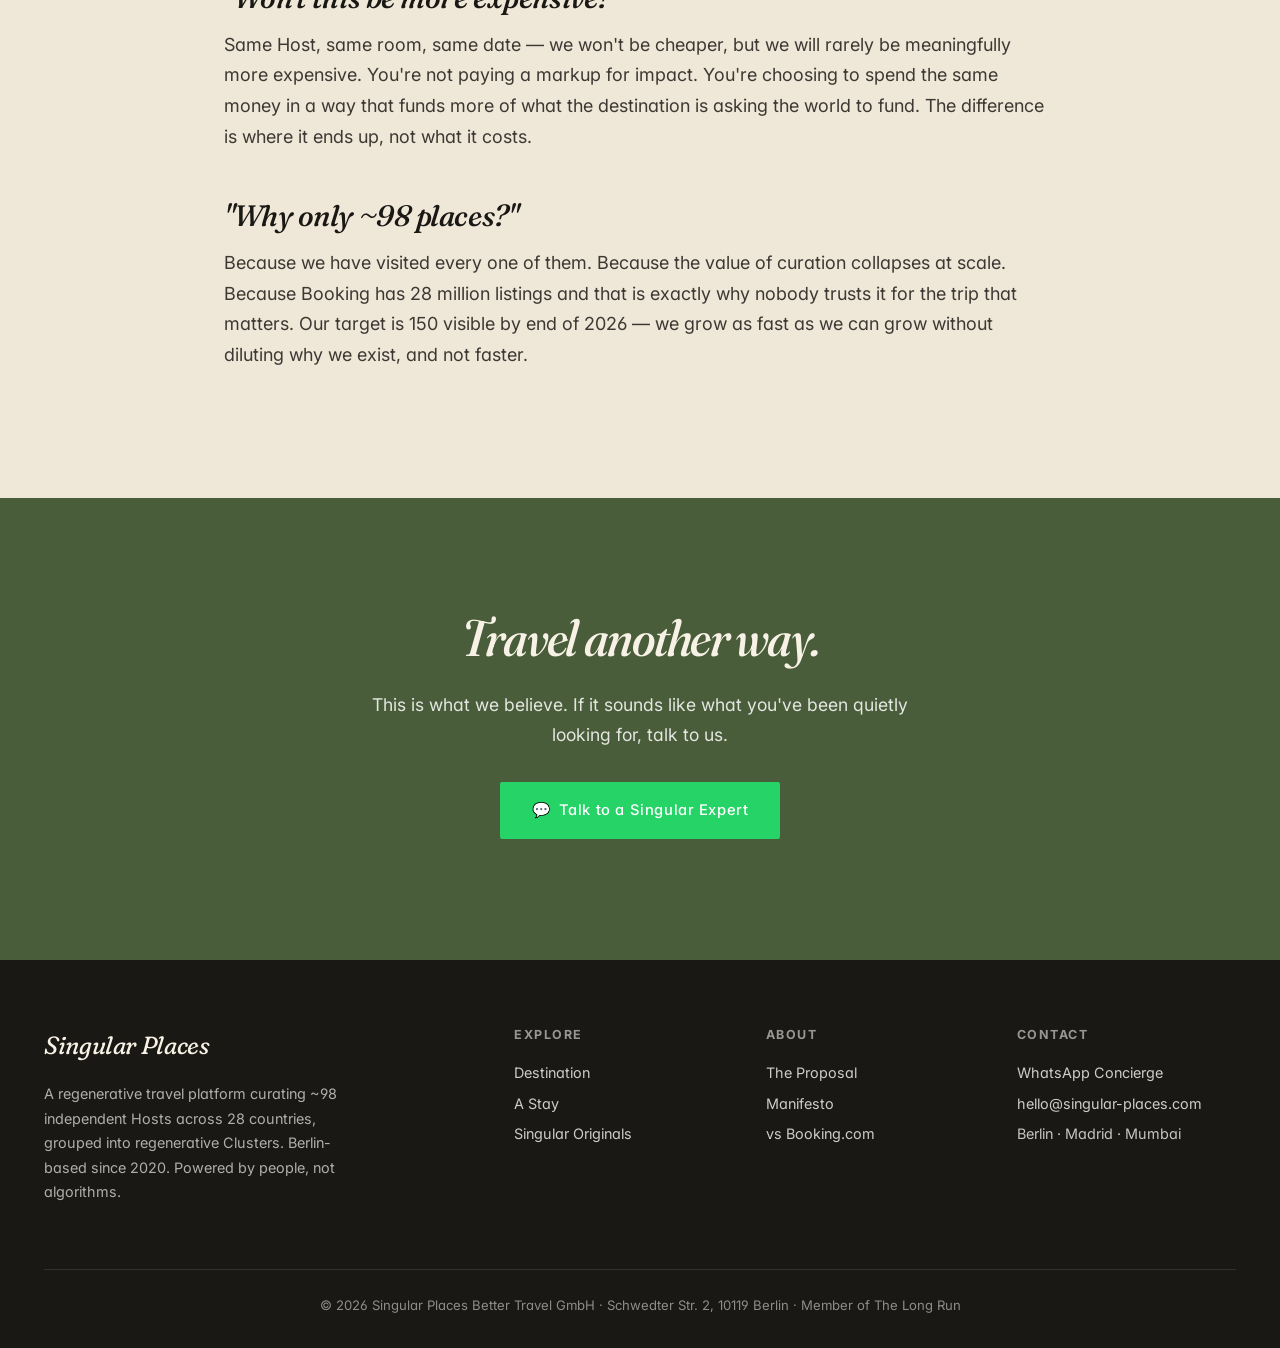
<file: why-us.html>
<!DOCTYPE html>
<html lang="en">
<head>
<meta charset="UTF-8">
<meta name="viewport" content="width=device-width, initial-scale=1.0">
<meta name="robots" content="noindex, nofollow">
<title>Our Way · Singular Places</title>
<link rel="preconnect" href="https://fonts.googleapis.com">
<link rel="preconnect" href="https://fonts.gstatic.com" crossorigin>
<link href="https://fonts.googleapis.com/css2?family=Fraunces:ital,opsz,wght,SOFT,WONK@0,9..144,400..700,0..100,0..1;1,9..144,400..700,0..100,0..1&family=Inter:wght@300;400;500;600&display=swap" rel="stylesheet">
<link rel="stylesheet" href="styles.css">
</head>
<body>

<div class="demo-banner">
  <strong>MBA IMPACT PROJECT</strong> &nbsp;·&nbsp; Team Singular Places · IE Business School · A concept proposal for Lars von der Wettern
</div>

<nav class="nav">
  <div class="nav-inner">
    <a href="index.html" class="nav-logo">Singular<span>Places</span></a>
    <ul class="nav-menu">
      <li><a href="index.html">Proposal</a></li>
      <li><a href="demo-concierge.html">Concierge</a></li>
      <li><a href="slovenia.html">Destination</a></li>
      <li><a href="hotel.html">A Stay</a></li>
      <li><a href="why-us.html">Manifesto</a></li>
    </ul>
    <a href="https://wa.me/" class="nav-cta">Talk to a Singular Expert</a>
  </div>
</nav>

<!-- HERO -->
<section class="hero" style="min-height: 70vh; background: linear-gradient(135deg, #1A1814 0%, #2A3727 50%, #4A5D3A 100%); position: relative; overflow: hidden;">
  <div style="position: absolute; inset: 0; opacity: 0.22; background-image: url(&quot;data:image/svg+xml,%3Csvg viewBox='0 0 200 200' xmlns='http://www.w3.org/2000/svg'%3E%3Cfilter id='n'%3E%3CfeTurbulence type='fractalNoise' baseFrequency='0.5' numOctaves='4' stitchTiles='stitch'/%3E%3C/filter%3E%3Crect width='100%25' height='100%25' filter='url(%23n)'/%3E%3C/svg%3E&quot;); z-index: 0;"></div>
  <div class="container" style="position: relative; z-index: 1;">
    <div class="hero-content">
      <div class="hero-eyebrow">Our Way · The full breakdown</div>
      <h1>You should know <em>where your money goes</em>.</h1>
      <p class="hero-sub">
        Most travel platforms make this almost impossible to find out. We made it the first page of our brand. Here is exactly how Singular Places works — what we keep, what we don't, and why.
      </p>
    </div>
  </div>
</section>

<!-- THE OPENING ESSAY -->
<section class="story-section">
  <div class="container-narrow">
    <div class="section-eyebrow" style="text-align: center;">An open letter</div>
    <h2 class="section-title" style="text-align: center; margin-left: auto; margin-right: auto; font-style: italic;">A few uncomfortable numbers about how you travel.</h2>

    <div style="margin-top: var(--space-6); font-size: 1.15rem; line-height: 1.8; color: var(--color-ink-soft);">
      <p>
        When you book a €1,000 hotel stay on Booking.com, around <strong>€220 goes to a Dutch corporation</strong>. The hotel keeps the rest, but only after waiting weeks for payment, paying their own credit-card fees, and almost certainly compensating for the "best-price guarantee" by raising their rack rate elsewhere.
      </p>
      <p>
        Of that €220, almost none of it returns to the place you visited. None of it funds the school in the village. None of it pays the keeper of the beehive next door. None of it preserves the road, the wetland, the language, the apprentice, the trade.
      </p>
      <p>
        This isn't anyone's fault, exactly. It's just how the system was designed in the 1990s, and nobody has redesigned it since.
      </p>
      <p>
        We started Singular Places because we were the hoteliers losing this money, and we were also the travellers paying it. We knew there was a different way to build it. Here it is, in full.
      </p>
    </div>
  </div>
</section>

<!-- COMPARISON TABLE -->
<section>
  <div class="container">
    <div class="section-eyebrow">Side by side</div>
    <h2 class="section-title">Singular Places vs Booking.com.</h2>
    <p class="section-lead">
      The same €1,000 spent two different ways. We are not trying to compete with them — we are trying to be the place you go when you want something they don't offer.
    </p>

    <div class="compare">
      <div class="compare-row">
        <div class="compare-head col-label">On a €1,000 booking…</div>
        <div class="compare-head compare-us">Singular Places</div>
        <div class="compare-head compare-them">Booking.com</div>
      </div>
      <div class="compare-row">
        <div class="col-label">Commission</div>
        <div class="compare-us">14% — paid by Host, after the stay</div>
        <div class="compare-them">Up to 22% — paid by Host, often blocked rate forever</div>
      </div>
      <div class="compare-row">
        <div class="col-label">Stays in destination</div>
        <div class="compare-us">€888 (more than 86%)</div>
        <div class="compare-them">€780</div>
      </div>
      <div class="compare-row">
        <div class="col-label">Funds local NGOs</div>
        <div class="compare-us">€14 directly</div>
        <div class="compare-them">€0</div>
      </div>
      <div class="compare-row">
        <div class="col-label">Funds local community</div>
        <div class="compare-us">€14 to local Ambassador</div>
        <div class="compare-them">€0</div>
      </div>
      <div class="compare-row">
        <div class="col-label">How Hosts are selected</div>
        <div class="compare-us">21 regenerative criteria, in-person visit, published score</div>
        <div class="compare-them">Anyone with a property and a payment method</div>
      </div>
      <div class="compare-row">
        <div class="col-label">Catalogue size</div>
        <div class="compare-us">~98 Hosts in 28 countries</div>
        <div class="compare-them">28 million listings</div>
      </div>
      <div class="compare-row">
        <div class="col-label">Who you talk to</div>
        <div class="compare-us">A human Concierge, by WhatsApp, within 24h</div>
        <div class="compare-them">A help-centre bot</div>
      </div>
      <div class="compare-row">
        <div class="col-label">Best price guarantee</div>
        <div class="compare-us">No — book direct anytime, we won't be cheaper than the Host</div>
        <div class="compare-them">Yes — and Hosts must comply</div>
      </div>
      <div class="compare-row">
        <div class="col-label">What you actually get</div>
        <div class="compare-us">A curated journey, with a person designing it</div>
        <div class="compare-them">A room</div>
      </div>
    </div>

    <p style="text-align: center; margin-top: var(--space-4); font-size: 0.9rem; color: var(--color-muted); font-style: italic;">
      Source: Hotel Online Distribution Report 2025; Booking Holdings Q3 2025 earnings; The Long Run 4Cs Framework.
    </p>
  </div>
</section>

<!-- BREAKDOWN OF THE 14% -->
<section class="impact-section">
  <div class="container">
    <div class="section-eyebrow">Where our 14% goes</div>
    <h2 class="section-title">We charge a commission. We tell you exactly where it ends up.</h2>
    <p class="section-lead">
      Our commission is 14%, paid by the Host only after your stay is completed. Of that 14%, here is the breakdown — to the last percent.
    </p>

    <div class="impact-breakdown" style="max-width: 700px; margin-top: var(--space-6);">
      <div class="impact-row">
        <div class="impact-percent">10%</div>
        <div>
          <div class="impact-label">Returns to local NGOs</div>
          <div class="impact-detail">Conservation, education, biodiversity — chosen by local members</div>
        </div>
      </div>
      <div class="impact-row">
        <div class="impact-percent">10%</div>
        <div>
          <div class="impact-label">Returns to local Ambassadors</div>
          <div class="impact-detail">The certified travel experts building each cluster</div>
        </div>
      </div>
      <div class="impact-row">
        <div class="impact-percent">80%</div>
        <div>
          <div class="impact-label">Stays with Singular Places</div>
          <div class="impact-detail">Technology, curation, Host onboarding, the team of 6 keeping this alive</div>
        </div>
      </div>
    </div>

    <div style="margin-top: var(--space-6); padding: var(--space-4); background: rgba(255,255,255,0.05); border-left: 3px solid var(--color-gold); border-radius: var(--radius);">
      <p style="font-style: italic; color: rgba(255,255,255,0.9); font-size: 1.05rem;">
        <strong style="color: var(--color-gold); font-style: normal;">Plus, additionally:</strong> Singular Places donates <strong style="color: var(--color-gold); font-style: normal;">10% of its annual company profit</strong> to global conservation, education and biodiversity initiatives. This is on top of the 14% commission — not within it.
      </p>
    </div>

    <div style="margin-top: var(--space-3); padding: var(--space-4); background: rgba(255,255,255,0.03); border-radius: var(--radius);">
      <p style="font-style: italic; color: rgba(255,255,255,0.85); font-size: 1rem;">
        We will publish a full Impact Report every year, audited by The Long Run. The first one is for 2026. You will see, line by line, what your booking funded.
      </p>
    </div>
  </div>
</section>

<!-- IMPERFECT STEPS PHILOSOPHY -->
<section class="story-section">
  <div class="container-narrow">
    <div class="section-eyebrow" style="text-align: center;">Our philosophy</div>
    <h2 class="section-title" style="text-align: center; margin-left: auto; margin-right: auto; font-style: italic;">Imperfect steps.</h2>

    <div style="margin-top: var(--space-6); font-size: 1.15rem; line-height: 1.8; color: var(--color-ink-soft);">
      <p>
        Most certifications for sustainable travel demand perfection at the outset. Twelve criteria, ten audits, a five-year roadmap, several thousand euros of consultant fees. Most small Hosts can't afford it, so they don't try — and the people doing the actual regenerative work get no recognition.
      </p>
      <p>
        We disagree with that approach. Regeneration is a direction, not a destination. We measure every Host on 21 criteria from The Long Run's 4Cs framework — <strong>Conservation, Community, Culture, Commerce</strong> — and we publish the score. But we celebrate the next step, not the perfect one.
      </p>
      <p>
        A Host moving from 60 to 70 in one year matters more to us than a Host already at 95. Because at 60, you're proving it can be done at all.
      </p>
      <p>
        This is why our scores are public, this is why we keep updating them, and this is why we will not certify perfection. We are a community walking together, not a club checking IDs.
      </p>
    </div>
  </div>
</section>

<!-- MANIFESTO QUOTE -->
<section class="manifesto">
  <div class="container-narrow">
    <p class="manifesto-text">
      "We will never be the biggest. We will never be the cheapest. We aim to be the platform where, when you spend €1,000, more of it stays in the place you said you came to love."
    </p>
    <div class="manifesto-sign">— Lars von der Wettern, Founder</div>
  </div>
</section>

<!-- FAQ-LIKE OBJECTIONS -->
<section>
  <div class="container-narrow">
    <div class="section-eyebrow" style="text-align: center;">Questions worth asking</div>
    <h2 class="section-title" style="text-align: center; margin-left: auto; margin-right: auto;">The objections we hear most often.</h2>

    <div style="margin-top: var(--space-6); display: flex; flex-direction: column; gap: var(--space-4);">

      <div>
        <h3 style="font-style: italic; margin-bottom: var(--space-2);">"Isn't this just greenwashing?"</h3>
        <p style="color: var(--color-ink-soft); line-height: 1.7;">
          Greenwashing is when a brand claims impact it cannot evidence. Our impact is auditable — the 14% commission is documented, the 10-10-80 split is contractual, the 10% of annual profit donated to global causes is published, and our partner The Long Run audits the framework annually. The Impact Report shows the numbers. If we ever start using vague claims, leave.
        </p>
      </div>

      <div>
        <h3 style="font-style: italic; margin-bottom: var(--space-2);">"Why is there no instant booking?"</h3>
        <p style="color: var(--color-ink-soft); line-height: 1.7;">
          Because a curated journey is not the same as a hotel reservation. When you message our Concierge, a human designs your stay — checks availability, calls the Host, suggests the Original that fits your dates. The wait is twenty-four hours; the trip is better. If instant booking is what you need, Booking.com exists, and we'd genuinely rather you used it for that.
        </p>
      </div>

      <div>
        <h3 style="font-style: italic; margin-bottom: var(--space-2);">"Won't this be more expensive?"</h3>
        <p style="color: var(--color-ink-soft); line-height: 1.7;">
          Same Host, same room, same date — we won't be cheaper, but we will rarely be meaningfully more expensive. You're not paying a markup for impact. You're choosing to spend the same money in a way that funds more of what the destination is asking the world to fund. The difference is where it ends up, not what it costs.
        </p>
      </div>

      <div>
        <h3 style="font-style: italic; margin-bottom: var(--space-2);">"Why only ~98 places?"</h3>
        <p style="color: var(--color-ink-soft); line-height: 1.7;">
          Because we have visited every one of them. Because the value of curation collapses at scale. Because Booking has 28 million listings and that is exactly why nobody trusts it for the trip that matters. Our target is 150 visible by end of 2026 — we grow as fast as we can grow without diluting why we exist, and not faster.
        </p>
      </div>

    </div>
  </div>
</section>

<!-- CTA FINAL -->
<section class="cta-final">
  <div class="container-narrow">
    <h2>Travel another way.</h2>
    <p>This is what we believe. If it sounds like what you've been quietly looking for, talk to us.</p>
    <a href="https://wa.me/" class="btn btn-whatsapp">Talk to a Singular Expert</a>
  </div>
</section>

<footer>
  <div class="container">
    <div class="footer-grid">
      <div>
        <div class="footer-brand">Singular Places</div>
        <p class="footer-tag">A regenerative travel platform curating ~98 independent Hosts across 28 countries, grouped into regenerative Clusters. Berlin-based since 2020. Powered by people, not algorithms.</p>
      </div>
      <div>
        <h5>Explore</h5>
        <ul>
          <li><a href="slovenia.html">Destination</a></li>
          <li><a href="hotel.html">A Stay</a></li>
          <li><a href="index.html#originals">Singular Originals</a></li>
        </ul>
      </div>
      <div>
        <h5>About</h5>
        <ul>
          <li><a href="index.html">The Proposal</a></li>
          <li><a href="why-us.html">Manifesto</a></li>
          <li><a href="why-us.html">vs Booking.com</a></li>
        </ul>
      </div>
      <div>
        <h5>Contact</h5>
        <ul>
          <li><a href="https://wa.me/">WhatsApp Concierge</a></li>
          <li><a href="mailto:hello@singular-places.com">hello@singular-places.com</a></li>
          <li>Berlin · Madrid · Mumbai</li>
        </ul>
      </div>
    </div>
    <div class="footer-bottom">
      © 2026 Singular Places Better Travel GmbH · Schwedter Str. 2, 10119 Berlin · Member of The Long Run
    </div>
  </div>
</footer>

</body>
</html>
</file>
<file: styles.css>
/* =========================================================
   Singular Places — Demo redesign
   Design system: regenerative editorial
   ========================================================= */

:root {
  /* === Quiet Provenance — paper & ink === */
  --paper:        #EFE7D7;
  --paper-alt:    #E5DAC4;
  --paper-light:  #F7F2E5;
  --paper-deep:   #DDD0B5;

  --ink:          #1A1814;
  --ink-soft:     #3D3833;
  --ink-muted:    #8C857A;
  --ink-faint:    #B8AC97;

  --moss:         #4A5D3A;
  --moss-dark:    #34442A;
  --moss-light:   #6B7F5A;

  --terracotta:   #B8623E;
  --terracotta-soft: #D88860;
  --terracotta-deep: #8E4A2D;

  --amber:        #A8814A;
  --amber-light:  #C9A675;

  --line:         #D4C9B2;
  --line-soft:    #E5DCC6;

  /* === Legacy aliases (don't change class refs) === */
  --color-bg:           var(--paper);
  --color-bg-alt:       var(--paper-alt);
  --color-ink:          var(--ink);
  --color-ink-soft:     var(--ink-soft);
  --color-muted:        var(--ink-muted);
  --color-primary:      var(--moss);
  --color-primary-dark: var(--moss-dark);
  --color-accent:       var(--terracotta);
  --color-gold:         var(--amber-light);
  --color-line:         var(--line);
  --color-white:        var(--paper-light);

  /* === Typography === */
  --font-display: "Fraunces", "Cormorant Garamond", Georgia, serif;
  --font-serif:   var(--font-display);
  --font-sans:    "Inter", -apple-system, BlinkMacSystemFont, sans-serif;

  /* === Spacing — more breathing room === */
  --container:        1240px;
  --container-narrow: 880px;
  --space-1:  8px;
  --space-2:  16px;
  --space-3:  24px;
  --space-4:  32px;
  --space-6:  48px;
  --space-8:  64px;
  --space-12: 112px;
  --space-16: 160px;

  --radius:    2px;
  --radius-lg: 6px;
  --transition: 320ms cubic-bezier(0.4, 0, 0.2, 1);
}

* { box-sizing: border-box; margin: 0; padding: 0; }

html { scroll-behavior: smooth; }

body {
  font-family: var(--font-sans);
  font-size: 18px;
  line-height: 1.7;
  color: var(--ink);
  background: var(--paper);
  font-feature-settings: "ss01", "cv11";
  -webkit-font-smoothing: antialiased;
  text-rendering: optimizeLegibility;
  position: relative;
}

/* Subtle paper grain — adds editorial print feel */
body::before {
  content: "";
  position: fixed;
  inset: 0;
  pointer-events: none;
  z-index: 9999;
  opacity: 0.035;
  mix-blend-mode: multiply;
  background-image: url("data:image/svg+xml,%3Csvg viewBox='0 0 200 200' xmlns='http://www.w3.org/2000/svg'%3E%3Cfilter id='n'%3E%3CfeTurbulence type='fractalNoise' baseFrequency='0.85' numOctaves='2' stitchTiles='stitch'/%3E%3C/filter%3E%3Crect width='100%25' height='100%25' filter='url(%23n)'/%3E%3C/svg%3E");
}

img { max-width: 100%; height: auto; display: block; }

a {
  color: var(--color-primary);
  text-decoration: none;
  transition: color var(--transition);
}
a:hover { color: var(--color-accent); }

h1, h2, h3, h4 {
  font-family: var(--font-display);
  font-weight: 500;
  letter-spacing: -0.02em;
  line-height: 1.08;
  color: var(--ink);
  font-feature-settings: "ss01", "ss02";
}

h1 {
  font-size: clamp(2.8rem, 6vw, 5.5rem);
  font-variation-settings: "opsz" 144, "SOFT" 50;
  letter-spacing: -0.035em;
}
h2 {
  font-size: clamp(2.25rem, 4vw, 3.5rem);
  font-variation-settings: "opsz" 96, "SOFT" 30;
  letter-spacing: -0.025em;
}
h3 {
  font-size: clamp(1.6rem, 2.3vw, 2.1rem);
  font-variation-settings: "opsz" 36;
  letter-spacing: -0.015em;
}
h4 {
  font-size: 1.3rem;
  font-variation-settings: "opsz" 24;
}

p { margin-bottom: var(--space-2); }

.container { max-width: var(--container); margin: 0 auto; padding: 0 var(--space-3); }
.container-narrow { max-width: var(--container-narrow); margin: 0 auto; padding: 0 var(--space-3); }

/* ===== NAVBAR ===== */
.nav {
  position: sticky;
  top: 0;
  z-index: 100;
  background: rgba(244, 239, 230, 0.92);
  backdrop-filter: blur(10px);
  border-bottom: 1px solid var(--color-line);
}
.nav-inner {
  max-width: var(--container);
  margin: 0 auto;
  padding: var(--space-2) var(--space-3);
  display: flex;
  align-items: center;
  justify-content: space-between;
  gap: var(--space-4);
}
.nav-logo {
  font-family: var(--font-serif);
  font-size: 1.5rem;
  font-weight: 600;
  letter-spacing: 0.02em;
  color: var(--color-ink);
}
.nav-logo span { color: var(--color-primary); font-style: italic; }
.nav-menu {
  display: flex;
  gap: var(--space-4);
  list-style: none;
  font-size: 0.95rem;
}
.nav-menu a { color: var(--color-ink-soft); }
.nav-menu a:hover { color: var(--color-primary); }
.nav-cta {
  background: var(--color-primary);
  color: var(--color-white);
  padding: 10px 20px;
  border-radius: var(--radius);
  font-size: 0.9rem;
  font-weight: 500;
  letter-spacing: 0.02em;
}
.nav-cta:hover { background: var(--color-primary-dark); color: var(--color-white); }
@media (max-width: 720px) {
  .nav-menu { display: none; }
}

/* ===== HERO ===== */
.hero {
  position: relative;
  min-height: 88vh;
  display: flex;
  align-items: center;
  overflow: hidden;
  color: var(--color-white);
}
.hero-bg {
  position: absolute;
  inset: 0;
  z-index: 0;
}
.hero-bg img {
  width: 100%;
  height: 100%;
  object-fit: cover;
  filter: brightness(0.55);
}
.hero-content {
  position: relative;
  z-index: 2;
  max-width: 800px;
  padding: var(--space-12) var(--space-3);
}
.hero-eyebrow {
  font-size: 0.82rem;
  letter-spacing: 0.28em;
  text-transform: uppercase;
  color: var(--amber-light);
  margin-bottom: var(--space-4);
  font-weight: 500;
  display: inline-flex;
  align-items: center;
  gap: 12px;
}
.hero-eyebrow::before {
  content: "";
  width: 32px;
  height: 1px;
  background: var(--amber-light);
  display: inline-block;
}
.hero h1 {
  color: var(--color-white);
  font-size: clamp(3rem, 7vw, 6rem);
  margin-bottom: var(--space-3);
  letter-spacing: -0.035em;
  font-variation-settings: "opsz" 144, "SOFT" 100;
  line-height: 1.02;
}
.hero h1 em {
  font-style: italic;
  color: var(--amber-light);
  font-variation-settings: "opsz" 144, "SOFT" 100, "WONK" 1;
}
.hero-sub {
  font-size: 1.2rem;
  font-weight: 300;
  margin-bottom: var(--space-6);
  max-width: 580px;
  line-height: 1.55;
}
.hero-cta-group {
  display: flex;
  gap: var(--space-2);
  flex-wrap: wrap;
}

/* ===== BUTTONS ===== */
.btn {
  display: inline-block;
  padding: 16px 32px;
  font-family: var(--font-sans);
  font-size: 0.92rem;
  font-weight: 500;
  letter-spacing: 0.04em;
  border-radius: var(--radius);
  cursor: pointer;
  border: none;
  transition: all var(--transition);
  text-align: center;
  position: relative;
  overflow: hidden;
}
.btn::after {
  content: "";
  position: absolute;
  inset: 0;
  background: rgba(255,255,255,0.08);
  transform: translateY(100%);
  transition: transform 0.4s ease;
}
.btn:hover::after { transform: translateY(0); }
.btn-primary {
  background: var(--color-accent);
  color: var(--color-white);
}
.btn-primary:hover {
  background: #b56b4e;
  color: var(--color-white);
  transform: translateY(-1px);
}
.btn-outline {
  background: transparent;
  color: var(--color-white);
  border: 1px solid rgba(255,255,255,0.5);
}
.btn-outline:hover {
  background: var(--color-white);
  color: var(--color-ink);
}
.btn-whatsapp {
  background: #25D366;
  color: white;
}
.btn-whatsapp:hover {
  background: #1da851;
  color: white;
  transform: translateY(-1px);
}
.btn-whatsapp::before {
  content: "💬 ";
  margin-right: 4px;
}

/* ===== SECTIONS ===== */
section { padding: var(--space-12) 0; }
.section-eyebrow {
  font-size: 0.78rem;
  letter-spacing: 0.24em;
  text-transform: uppercase;
  color: var(--terracotta);
  font-weight: 600;
  margin-bottom: var(--space-3);
  display: inline-flex;
  align-items: center;
  gap: 10px;
}
.section-eyebrow::before {
  content: "";
  width: 28px;
  height: 1px;
  background: var(--terracotta);
  display: inline-block;
}
.section-title {
  font-family: var(--font-serif);
  margin-bottom: var(--space-3);
  max-width: 700px;
}
.section-lead {
  font-size: 1.15rem;
  color: var(--color-ink-soft);
  max-width: 680px;
  margin-bottom: var(--space-6);
  line-height: 1.6;
}

/* ===== IMPACT MODEL ===== */
.impact-section {
  background: var(--color-primary);
  color: var(--color-white);
}
.impact-section .section-eyebrow { color: var(--color-gold); }
.impact-section h2 { color: var(--color-white); }
.impact-section .section-lead { color: rgba(255,255,255,0.85); }
.impact-grid {
  display: grid;
  grid-template-columns: 1fr 1fr;
  gap: var(--space-8);
  align-items: center;
  margin-top: var(--space-6);
}
@media (max-width: 800px) {
  .impact-grid { grid-template-columns: 1fr; gap: var(--space-6); }
}
.impact-breakdown {
  display: flex;
  flex-direction: column;
  gap: var(--space-2);
}
.impact-row {
  display: grid;
  grid-template-columns: auto 1fr auto;
  gap: var(--space-3);
  align-items: center;
  padding: var(--space-2) 0;
  border-bottom: 1px solid rgba(255,255,255,0.15);
}
.impact-row:last-child { border-bottom: none; }
.impact-percent {
  font-family: var(--font-serif);
  font-size: 2.2rem;
  font-weight: 500;
  color: var(--color-gold);
  min-width: 80px;
}
.impact-label {
  font-size: 1rem;
  font-weight: 500;
}
.impact-detail {
  font-size: 0.85rem;
  color: rgba(255,255,255,0.65);
  text-align: right;
}
.impact-visual {
  background: rgba(255,255,255,0.05);
  border: 1px solid rgba(255,255,255,0.15);
  padding: var(--space-6);
  border-radius: var(--radius-lg);
  text-align: center;
}
.impact-visual-big {
  font-family: var(--font-serif);
  font-size: 7rem;
  font-weight: 500;
  color: var(--color-gold);
  line-height: 1;
}
.impact-visual-label {
  font-size: 1rem;
  letter-spacing: 0.1em;
  text-transform: uppercase;
  margin-top: var(--space-2);
  color: rgba(255,255,255,0.85);
}

/* ===== HOTEL CARDS ===== */
.hotel-grid {
  display: grid;
  grid-template-columns: repeat(auto-fit, minmax(320px, 1fr));
  gap: var(--space-4);
  margin-top: var(--space-6);
}
.hotel-card {
  background: var(--paper-light);
  border-radius: var(--radius-lg);
  overflow: hidden;
  box-shadow: 0 1px 2px rgba(26,24,20,0.04), 0 8px 24px rgba(26,24,20,0.04);
  transition: transform 0.5s cubic-bezier(0.4,0,0.2,1), box-shadow 0.5s ease;
  display: flex;
  flex-direction: column;
  border: 1px solid transparent;
}
.hotel-card:hover {
  transform: translateY(-6px);
  box-shadow: 0 4px 8px rgba(26,24,20,0.06), 0 24px 48px rgba(26,24,20,0.10);
  border-color: var(--line);
}
.hotel-card-img {
  aspect-ratio: 4/3;
  overflow: hidden;
  position: relative;
}
.hotel-card-img img {
  width: 100%; height: 100%;
  object-fit: cover;
  transition: transform 600ms ease;
}
.hotel-card:hover .hotel-card-img img { transform: scale(1.04); }
.hotel-card-loc {
  position: absolute;
  top: var(--space-2);
  left: var(--space-2);
  background: rgba(255,255,255,0.95);
  padding: 4px 10px;
  border-radius: var(--radius);
  font-size: 0.75rem;
  letter-spacing: 0.05em;
  text-transform: uppercase;
  color: var(--color-ink-soft);
}
.hotel-card-body {
  padding: var(--space-3) var(--space-3) var(--space-4);
  flex: 1;
  display: flex;
  flex-direction: column;
}
.hotel-card-name {
  font-family: var(--font-display);
  font-size: 1.6rem;
  margin-bottom: var(--space-1);
  font-style: italic;
  font-variation-settings: "opsz" 36, "SOFT" 50;
  letter-spacing: -0.02em;
}
.hotel-card-story {
  font-size: 0.95rem;
  color: var(--color-ink-soft);
  line-height: 1.55;
  margin-bottom: var(--space-3);
  flex: 1;
}
.hotel-card-impact {
  font-size: 0.85rem;
  color: var(--color-primary);
  padding-top: var(--space-2);
  border-top: 1px solid var(--color-line);
  font-style: italic;
}

/* ===== SUB-SITES (themes) ===== */
.themes {
  background: var(--color-bg-alt);
}
.themes-grid {
  display: grid;
  grid-template-columns: repeat(auto-fit, minmax(260px, 1fr));
  gap: var(--space-3);
  margin-top: var(--space-6);
}
.theme-card {
  background: var(--color-white);
  padding: var(--space-4);
  border-radius: var(--radius-lg);
  transition: all var(--transition);
  border: 1px solid var(--color-line);
}
.theme-card:hover {
  transform: translateY(-3px);
  border-color: var(--color-primary);
}
.theme-card-icon {
  font-size: 2.2rem;
  margin-bottom: var(--space-2);
}
.theme-card-title {
  font-family: var(--font-display);
  font-size: 1.5rem;
  margin-bottom: var(--space-1);
  font-style: italic;
  font-variation-settings: "opsz" 36, "SOFT" 50;
  letter-spacing: -0.02em;
}
.theme-card-meta {
  font-size: 0.85rem;
  color: var(--color-muted);
  margin-bottom: var(--space-2);
  letter-spacing: 0.05em;
  text-transform: uppercase;
}
.theme-card-desc {
  font-size: 0.95rem;
  color: var(--color-ink-soft);
  line-height: 1.55;
}

/* ===== ORIGINALS (experiences) ===== */
.originals {
  background: var(--color-ink);
  color: var(--color-white);
  position: relative;
  overflow: hidden;
}
.originals::before {
  content: "";
  position: absolute;
  inset: 0;
  background-image: url('https://images.unsplash.com/photo-1465778893808-9b3d1b443be4?w=1600&q=80');
  background-size: cover;
  background-position: center;
  opacity: 0.18;
  z-index: 0;
}
.originals .container { position: relative; z-index: 1; }
.originals .section-eyebrow { color: var(--color-gold); }
.originals h2 { color: var(--color-white); font-style: italic; }
.originals .section-lead { color: rgba(255,255,255,0.85); }
.originals-grid {
  display: grid;
  grid-template-columns: repeat(auto-fit, minmax(280px, 1fr));
  gap: var(--space-3);
  margin-top: var(--space-6);
}
.original-card {
  background: rgba(255,255,255,0.04);
  border: 1px solid rgba(255,255,255,0.15);
  border-radius: var(--radius-lg);
  transition: all var(--transition);
  overflow: hidden;
  display: flex;
  flex-direction: column;
}
.original-card:hover {
  border-color: var(--color-gold);
  background: rgba(255,255,255,0.07);
  transform: translateY(-4px);
}
.original-card-img {
  aspect-ratio: 4/3;
  overflow: hidden;
  position: relative;
}
.original-card-img img {
  width: 100%;
  height: 100%;
  object-fit: cover;
  transition: transform 0.7s ease;
  filter: saturate(0.92) contrast(1.04) brightness(0.92);
}
.original-card:hover .original-card-img img { transform: scale(1.06); }
.original-card-body {
  padding: var(--space-4);
  flex: 1;
  display: flex;
  flex-direction: column;
}
.original-card-loc {
  font-size: 0.78rem;
  letter-spacing: 0.18em;
  text-transform: uppercase;
  color: var(--color-gold);
  margin-bottom: var(--space-2);
}
.original-card-title {
  font-family: var(--font-display);
  font-size: 1.7rem;
  margin-bottom: var(--space-2);
  color: var(--paper-light);
  font-style: italic;
  font-variation-settings: "opsz" 48, "SOFT" 100;
  letter-spacing: -0.02em;
  line-height: 1.15;
}
.original-card-desc {
  font-size: 0.95rem;
  color: rgba(255,255,255,0.78);
  line-height: 1.55;
  margin-bottom: var(--space-3);
}
.original-card-meta {
  font-size: 0.85rem;
  color: var(--color-gold);
  font-style: italic;
}
.originals-cta {
  margin-top: var(--space-6);
  text-align: center;
}
.originals-note {
  font-size: 0.95rem;
  color: rgba(255,255,255,0.7);
  margin-bottom: var(--space-3);
  font-style: italic;
}

/* ===== SINGULAR SCORE ===== */
.singular-score {
  background: var(--color-white);
  border-radius: var(--radius-lg);
  padding: var(--space-4);
  border: 1px solid var(--color-line);
}
.score-header {
  display: flex;
  justify-content: space-between;
  align-items: flex-end;
  border-bottom: 1px solid var(--color-line);
  padding-bottom: var(--space-2);
  margin-bottom: var(--space-3);
}
.score-title {
  font-family: var(--font-serif);
  font-size: 1.4rem;
}
.score-big {
  font-family: var(--font-serif);
  font-size: 3rem;
  color: var(--color-primary);
  line-height: 1;
}
.score-big small {
  font-size: 1rem;
  color: var(--color-muted);
}
.score-bars {
  display: flex;
  flex-direction: column;
  gap: var(--space-2);
}
.score-bar {
  display: grid;
  grid-template-columns: 140px 1fr 40px;
  gap: var(--space-2);
  align-items: center;
  font-size: 0.9rem;
}
.score-bar-label { color: var(--color-ink-soft); }
.score-bar-track {
  background: var(--color-bg-alt);
  height: 8px;
  border-radius: 4px;
  overflow: hidden;
}
.score-bar-fill {
  background: var(--color-primary);
  height: 100%;
  border-radius: 4px;
}
.score-bar-value {
  font-weight: 600;
  color: var(--color-primary);
  text-align: right;
}

/* ===== HOTEL DETAIL PAGE ===== */
.hotel-hero {
  position: relative;
  height: 70vh;
  min-height: 480px;
  overflow: hidden;
}
.hotel-hero img {
  width: 100%; height: 100%;
  object-fit: cover;
}
.hotel-hero-overlay {
  position: absolute;
  inset: 0;
  background: linear-gradient(to bottom, transparent 50%, rgba(0,0,0,0.6));
}
.hotel-hero-content {
  position: absolute;
  bottom: var(--space-6);
  left: 0;
  right: 0;
  color: var(--color-white);
}
.hotel-hero-eyebrow {
  font-size: 0.85rem;
  letter-spacing: 0.2em;
  text-transform: uppercase;
  color: var(--color-gold);
  margin-bottom: var(--space-2);
}
.hotel-hero h1 {
  color: var(--color-white);
  font-style: italic;
}

.hotel-layout {
  display: grid;
  grid-template-columns: 1.6fr 1fr;
  gap: var(--space-6);
  margin-top: var(--space-6);
}
@media (max-width: 900px) {
  .hotel-layout { grid-template-columns: 1fr; }
}
.hotel-story p {
  font-size: 1.1rem;
  line-height: 1.75;
  margin-bottom: var(--space-3);
  color: var(--color-ink-soft);
}
.hotel-story p:first-of-type::first-letter {
  font-family: var(--font-display);
  font-size: 5.5rem;
  font-weight: 500;
  font-style: italic;
  font-variation-settings: "opsz" 144, "SOFT" 100;
  float: left;
  line-height: 0.82;
  margin: 14px 14px -6px 0;
  color: var(--terracotta);
  letter-spacing: -0.04em;
}
.hotel-pull {
  font-family: var(--font-serif);
  font-size: 1.6rem;
  font-style: italic;
  color: var(--color-primary);
  border-left: 3px solid var(--color-accent);
  padding: var(--space-2) 0 var(--space-2) var(--space-3);
  margin: var(--space-4) 0;
}

.hotel-aside { position: sticky; top: 100px; align-self: start; }

/* ===== IMPACT CALCULATOR ===== */
.calc {
  background: var(--color-primary);
  color: var(--color-white);
  padding: var(--space-4);
  border-radius: var(--radius-lg);
  margin-bottom: var(--space-3);
}
.calc-title {
  font-family: var(--font-serif);
  font-size: 1.35rem;
  margin-bottom: var(--space-3);
}
.calc-row {
  display: flex;
  justify-content: space-between;
  align-items: center;
  margin-bottom: var(--space-2);
}
.calc-row label { font-size: 0.9rem; color: rgba(255,255,255,0.8); }
.calc-row input {
  background: rgba(255,255,255,0.1);
  border: 1px solid rgba(255,255,255,0.2);
  color: var(--color-white);
  font-family: var(--font-sans);
  font-size: 1rem;
  padding: 6px 10px;
  border-radius: var(--radius);
  width: 80px;
  text-align: center;
}
.calc-out {
  margin-top: var(--space-3);
  padding-top: var(--space-3);
  border-top: 1px solid rgba(255,255,255,0.2);
}
.calc-out-big {
  font-family: var(--font-serif);
  font-size: 2.5rem;
  color: var(--color-gold);
  line-height: 1.1;
}
.calc-out-label {
  font-size: 0.9rem;
  color: rgba(255,255,255,0.8);
  margin-top: var(--space-1);
  margin-bottom: var(--space-3);
}
.calc-breakdown {
  font-size: 0.85rem;
  color: rgba(255,255,255,0.75);
  display: flex;
  flex-direction: column;
  gap: 4px;
}
.calc-breakdown span { display: flex; justify-content: space-between; }
.calc-breakdown span strong { color: var(--color-gold); font-weight: 500; }

/* ===== STORY CARDS (Slovenia page) ===== */
.story-section { background: var(--color-bg); }
.story-2col {
  display: grid;
  grid-template-columns: 1fr 1fr;
  gap: var(--space-8);
  align-items: center;
  margin-top: var(--space-6);
}
@media (max-width: 800px) { .story-2col { grid-template-columns: 1fr; } }
.story-2col-img img { border-radius: var(--radius-lg); }
.story-2col-text h3 { margin-bottom: var(--space-2); font-style: italic; }
.story-2col-text p { color: var(--color-ink-soft); line-height: 1.7; }
.story-flip .story-2col-img { order: 2; }

/* ===== COMPARISON TABLE (Why us) ===== */
.compare {
  background: var(--color-white);
  border-radius: var(--radius-lg);
  overflow: hidden;
  border: 1px solid var(--color-line);
  margin-top: var(--space-6);
}
.compare-row {
  display: grid;
  grid-template-columns: 1fr 1fr 1fr;
  border-bottom: 1px solid var(--color-line);
}
.compare-row:last-child { border-bottom: none; }
.compare-row > div {
  padding: var(--space-3);
  font-size: 0.95rem;
}
.compare-row > div:not(:last-child) { border-right: 1px solid var(--color-line); }
.compare-head {
  background: var(--color-bg-alt);
  font-weight: 600;
  font-family: var(--font-serif);
  font-size: 1.1rem !important;
}
.compare-row .col-label {
  font-weight: 600;
  color: var(--color-ink);
  background: var(--color-bg);
}
.compare-us { background: rgba(61,79,58,0.06); color: var(--color-primary-dark); font-weight: 500; }
.compare-them { color: var(--color-muted); }
@media (max-width: 700px) {
  .compare-row { grid-template-columns: 1fr; }
  .compare-row > div { border-right: none !important; border-bottom: 1px solid var(--color-line); }
}

.manifesto {
  background: var(--color-bg-alt);
  padding: var(--space-12) 0;
}
.manifesto-text {
  font-family: var(--font-serif);
  font-size: clamp(1.5rem, 2.5vw, 2.2rem);
  line-height: 1.45;
  font-style: italic;
  color: var(--color-ink);
  max-width: 760px;
  margin: 0 auto;
  text-align: center;
}
.manifesto-sign {
  text-align: center;
  margin-top: var(--space-4);
  font-size: 0.95rem;
  color: var(--color-muted);
  letter-spacing: 0.1em;
  text-transform: uppercase;
}

/* ===== PRESS BAR ===== */
.press {
  background: var(--color-white);
  padding: var(--space-6) 0;
  border-top: 1px solid var(--color-line);
  border-bottom: 1px solid var(--color-line);
}
.press-label {
  text-align: center;
  font-size: 0.8rem;
  letter-spacing: 0.2em;
  text-transform: uppercase;
  color: var(--color-muted);
  margin-bottom: var(--space-3);
}
.press-logos {
  display: flex;
  justify-content: center;
  align-items: center;
  flex-wrap: wrap;
  gap: var(--space-6);
}
.press-logo {
  font-family: var(--font-serif);
  font-size: 1.5rem;
  color: var(--color-muted);
  font-style: italic;
  opacity: 0.75;
  letter-spacing: 0.02em;
}

/* ===== CTA FINAL ===== */
.cta-final {
  background: var(--color-primary);
  color: var(--color-white);
  text-align: center;
}
.cta-final h2 {
  color: var(--color-white);
  font-style: italic;
  margin-bottom: var(--space-3);
}
.cta-final p {
  color: rgba(255,255,255,0.85);
  max-width: 580px;
  margin: 0 auto var(--space-4);
  font-size: 1.1rem;
}

/* ===== FOOTER ===== */
footer {
  background: var(--color-ink);
  color: rgba(255,255,255,0.75);
  padding: var(--space-8) 0 var(--space-4);
  font-size: 0.9rem;
}
.footer-grid {
  display: grid;
  grid-template-columns: 2fr 1fr 1fr 1fr;
  gap: var(--space-4);
  margin-bottom: var(--space-6);
}
@media (max-width: 720px) { .footer-grid { grid-template-columns: 1fr 1fr; } }
.footer-brand {
  font-family: var(--font-serif);
  font-size: 1.4rem;
  color: var(--color-white);
  margin-bottom: var(--space-2);
}
.footer-tag {
  color: rgba(255,255,255,0.65);
  max-width: 320px;
  font-size: 0.9rem;
}
footer h5 {
  font-family: var(--font-sans);
  text-transform: uppercase;
  letter-spacing: 0.12em;
  font-size: 0.78rem;
  color: rgba(255,255,255,0.55);
  margin-bottom: var(--space-2);
}
footer ul { list-style: none; }
footer ul li { margin-bottom: 6px; }
footer ul a { color: rgba(255,255,255,0.78); }
footer ul a:hover { color: var(--color-gold); }
.footer-bottom {
  border-top: 1px solid rgba(255,255,255,0.1);
  padding-top: var(--space-3);
  text-align: center;
  font-size: 0.82rem;
  color: rgba(255,255,255,0.5);
}

/* ===== TAG / PILL ===== */
.tag {
  display: inline-block;
  padding: 4px 12px;
  background: var(--color-bg-alt);
  border-radius: 100px;
  font-size: 0.78rem;
  letter-spacing: 0.05em;
  color: var(--color-ink-soft);
  margin-right: 6px;
  margin-bottom: 6px;
}
.tag-gold { background: rgba(184,152,92,0.15); color: var(--color-gold); }

/* ===== DEMO BANNER (top) ===== */
.demo-banner {
  background: var(--color-ink);
  color: var(--color-white);
  padding: 8px var(--space-3);
  text-align: center;
  font-size: 0.78rem;
  letter-spacing: 0.05em;
}
.demo-banner strong { color: var(--color-gold); }

/* =========================================================
   QUIET PROVENANCE — EDITORIAL POLISH
   Print-magazine touches & motion refinements
   ========================================================= */

/* Pull quote refinement — more Monocle/Kinfolk */
.hotel-pull {
  font-family: var(--font-display);
  font-size: 1.85rem;
  font-style: italic;
  font-variation-settings: "opsz" 96, "SOFT" 100;
  color: var(--moss);
  border-left: 2px solid var(--terracotta);
  padding: var(--space-3) 0 var(--space-3) var(--space-4);
  margin: var(--space-6) 0;
  line-height: 1.35;
  letter-spacing: -0.015em;
}

/* Manifesto text — more editorial gravitas */
.manifesto-text {
  font-family: var(--font-display);
  font-size: clamp(1.65rem, 2.8vw, 2.6rem);
  line-height: 1.35;
  font-style: italic;
  font-variation-settings: "opsz" 144, "SOFT" 100;
  color: var(--ink);
  max-width: 820px;
  margin: 0 auto;
  text-align: center;
  letter-spacing: -0.025em;
}

/* Section title — pair with eyebrow */
.section-title {
  margin-bottom: var(--space-3);
  max-width: 760px;
}

/* Card metadata + tag refinements */
.theme-card-meta, .original-card-loc, .hotel-card-loc {
  font-family: var(--font-sans);
  font-feature-settings: "tnum";
}

/* Press logos — more editorial */
.press-logo {
  font-family: var(--font-display);
  font-size: 1.6rem;
  color: var(--ink-muted);
  font-style: italic;
  font-variation-settings: "opsz" 36, "SOFT" 100;
  opacity: 0.7;
  letter-spacing: -0.01em;
  transition: opacity 0.4s ease;
}
.press-logo:hover { opacity: 1; }

/* Score big number — bigger, more impactful */
.score-big {
  font-family: var(--font-display);
  font-size: 3.5rem;
  color: var(--moss);
  line-height: 1;
  font-variation-settings: "opsz" 144;
  letter-spacing: -0.03em;
}
.score-big small {
  font-size: 1rem;
  color: var(--ink-muted);
  font-variation-settings: normal;
}

/* Calc output — refined */
.calc-out-big {
  font-family: var(--font-display);
  font-size: 2.8rem;
  color: var(--amber-light);
  line-height: 1.05;
  font-variation-settings: "opsz" 96, "SOFT" 100;
  letter-spacing: -0.025em;
}

/* Impact percent — bigger, more editorial */
.impact-percent {
  font-family: var(--font-display);
  font-size: 2.5rem;
  font-weight: 500;
  color: var(--amber-light);
  font-variation-settings: "opsz" 96, "SOFT" 50;
  letter-spacing: -0.025em;
  min-width: 90px;
}

.impact-visual-big {
  font-family: var(--font-display);
  font-size: 8rem;
  font-weight: 500;
  color: var(--amber-light);
  line-height: 0.95;
  font-variation-settings: "opsz" 144, "SOFT" 100;
  letter-spacing: -0.04em;
}

/* Nav logo — subtle Fraunces italic on accent */
.nav-logo {
  font-family: var(--font-display);
  font-size: 1.55rem;
  font-weight: 500;
  letter-spacing: -0.015em;
  color: var(--ink);
  font-variation-settings: "opsz" 36, "SOFT" 50;
}
.nav-logo span {
  color: var(--moss);
  font-style: italic;
  font-variation-settings: "opsz" 36, "SOFT" 100, "WONK" 1;
}

/* Footer brand — match */
.footer-brand {
  font-family: var(--font-display);
  font-size: 1.55rem;
  color: var(--paper-light);
  margin-bottom: var(--space-2);
  font-style: italic;
  font-variation-settings: "opsz" 36, "SOFT" 100, "WONK" 1;
  letter-spacing: -0.015em;
}

/* === DECORATIVE DIVIDER (used inline where needed) === */
.divider {
  display: flex;
  align-items: center;
  justify-content: center;
  gap: var(--space-2);
  margin: var(--space-6) 0;
  color: var(--terracotta);
}
.divider::before, .divider::after {
  content: "";
  flex: 1;
  max-width: 80px;
  height: 1px;
  background: var(--line);
}
.divider-mark {
  font-family: var(--font-display);
  font-style: italic;
  color: var(--terracotta);
  font-size: 1.2rem;
  font-variation-settings: "opsz" 24;
}

/* === SCROLL-DRIVEN ENTRANCE === */
@media (prefers-reduced-motion: no-preference) {
  @supports (animation-timeline: view()) {
    .hotel-card,
    .theme-card,
    .original-card,
    .story-2col,
    .compare,
    .impact-grid,
    .singular-score {
      animation: rise-in linear both;
      animation-timeline: view();
      animation-range: entry 0% entry 60%;
    }
    @keyframes rise-in {
      from {
        opacity: 0;
        transform: translateY(40px);
      }
      to {
        opacity: 1;
        transform: translateY(0);
      }
    }
  }

  /* Fallback for browsers without scroll-driven animations */
  @supports not (animation-timeline: view()) {
    .hotel-card,
    .theme-card,
    .original-card {
      animation: fade-up 0.9s cubic-bezier(0.4, 0, 0.2, 1) backwards;
    }
    .hotel-card:nth-child(2) { animation-delay: 0.12s; }
    .hotel-card:nth-child(3) { animation-delay: 0.24s; }
    .hotel-card:nth-child(4) { animation-delay: 0.36s; }
    .theme-card:nth-child(2) { animation-delay: 0.08s; }
    .theme-card:nth-child(3) { animation-delay: 0.16s; }
    .theme-card:nth-child(4) { animation-delay: 0.24s; }
    .theme-card:nth-child(5) { animation-delay: 0.32s; }
    .theme-card:nth-child(6) { animation-delay: 0.40s; }
    @keyframes fade-up {
      from { opacity: 0; transform: translateY(20px); }
      to   { opacity: 1; transform: translateY(0); }
    }
  }
}

/* === HERO ENTRANCE — always plays === */
@media (prefers-reduced-motion: no-preference) {
  .hero-eyebrow {
    animation: fade-in 1.2s ease-out 0.1s backwards;
  }
  .hero h1 {
    animation: fade-in 1.2s ease-out 0.3s backwards;
  }
  .hero-sub {
    animation: fade-in 1.2s ease-out 0.55s backwards;
  }
  .hero-cta-group {
    animation: fade-in 1.2s ease-out 0.75s backwards;
  }
  @keyframes fade-in {
    from { opacity: 0; transform: translateY(12px); }
    to   { opacity: 1; transform: translateY(0); }
  }
}

/* === IMAGE TREATMENT — slight warm tone === */
.hotel-card-img img,
.hotel-hero img {
  filter: saturate(0.96) contrast(1.02);
}

/* === COMPARE TABLE — more editorial === */
.compare {
  background: var(--paper-light);
  border: 1px solid var(--line);
  border-radius: var(--radius-lg);
}
.compare-head {
  background: var(--paper-deep) !important;
  font-family: var(--font-display) !important;
  font-style: italic !important;
  font-variation-settings: "opsz" 36, "SOFT" 50;
  letter-spacing: -0.01em;
}
.compare-us {
  background: rgba(74, 93, 58, 0.07);
  color: var(--moss-dark);
  font-weight: 500;
}

/* === SECTION TITLES with italic accent === */
.section-title {
  font-family: var(--font-display);
}

/* === ORIGINALS — slightly more editorial framing === */
.original-card {
  border-radius: var(--radius-lg);
}
.original-card-loc {
  font-family: var(--font-sans);
  font-size: 0.76rem;
  letter-spacing: 0.22em;
  text-transform: uppercase;
  color: var(--amber-light);
  margin-bottom: var(--space-2);
  display: inline-flex;
  align-items: center;
  gap: 8px;
}
.original-card-loc::before {
  content: "";
  width: 20px;
  height: 1px;
  background: var(--amber-light);
}

/* === NAV REFINEMENT === */
.nav {
  background: rgba(239, 231, 215, 0.94);
  border-bottom: 1px solid var(--line-soft);
}
.nav-cta {
  background: var(--moss);
  letter-spacing: 0.05em;
  font-size: 0.85rem;
  padding: 11px 22px;
  border-radius: var(--radius);
}
.nav-cta:hover {
  background: var(--moss-dark);
}

/* === HOTEL HERO — italic title === */
.hotel-hero h1 {
  color: var(--paper-light);
  font-style: italic;
  font-variation-settings: "opsz" 144, "SOFT" 100, "WONK" 1;
  font-size: clamp(3rem, 6vw, 5rem);
}
.hotel-hero-eyebrow {
  font-size: 0.82rem;
  letter-spacing: 0.28em;
  text-transform: uppercase;
  color: var(--amber-light);
  margin-bottom: var(--space-3);
  display: inline-flex;
  align-items: center;
  gap: 12px;
}
.hotel-hero-eyebrow::before {
  content: "";
  width: 32px;
  height: 1px;
  background: var(--amber-light);
}

/* === DEMO BANNER — quieter === */
.demo-banner {
  background: var(--ink);
  color: rgba(247,242,229,0.7);
  font-family: var(--font-sans);
  font-size: 0.72rem;
  letter-spacing: 0.18em;
  text-transform: uppercase;
  font-weight: 500;
}
.demo-banner strong {
  color: var(--amber-light);
  font-weight: 600;
}

/* === SMOOTH RESPONSIVE BEHAVIOUR === */
@media (max-width: 720px) {
  body { font-size: 17px; line-height: 1.65; }
  section { padding: var(--space-8) 0; }
  .impact-visual-big { font-size: 5.5rem; }
}
</file>
